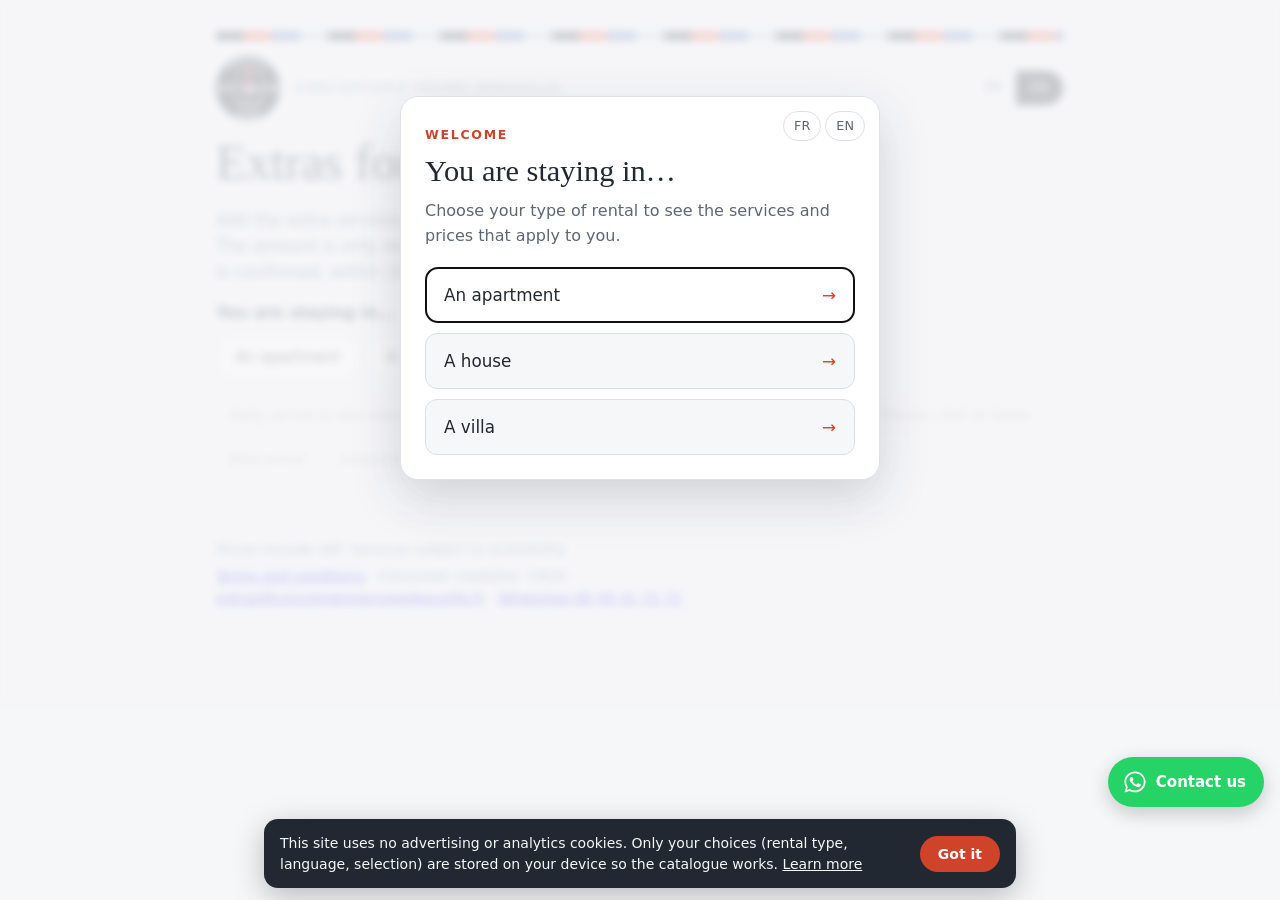
<file: index.html>
<!doctype html>
<html lang="fr">
<head>
<meta charset="utf-8">
<meta name="viewport" content="width=device-width,initial-scale=1">
<link rel="icon" href="https://extras.conciergeriepriveedeauville.fr/favicon.ico" sizes="any">
<link rel="icon" type="image/png" sizes="32x32" href="https://extras.conciergeriepriveedeauville.fr/favicon-32.png">
<link rel="apple-touch-icon" href="https://extras.conciergeriepriveedeauville.fr/apple-touch-icon.png">
<title>Extras séjour – Conciergerie Privée Deauville</title>
<meta name="description" content="Courses, ménage, linge, arrivée anticipée, départ tardif, équipement bébé, petits-déjeuners, chef privé et vélos : réservez vos extras de séjour à Deauville.">
<style>html,body{margin:0;background:#f6f7f9}

/* Layout : colonne unique de lecture, sections séparées par une rayure de parasol */
.cpd{--sea:#222831;--sea-deep:#222831;--accent:#d0432b;--accent-deep:#b0361f;--blue:#4a76ad;--ink:#222831;--muted:#5d6672;--line:#dde1e6;--paper:#f6f7f9;--card:#ffffff;--on-accent:#ffffff;--stripe-a:#222831;--stripe-b:#e9533b;--stripe-c:#4a76ad;--stripe-d:#c9d2de;
 --display:"Iowan Old Style","Palatino Linotype",Palatino,Georgia,serif;--body:system-ui,-apple-system,"Segoe UI",Roboto,"Helvetica Neue",Arial,sans-serif;
 font-family:var(--body);color:var(--ink);line-height:1.55;font-size:16px}
.cpd *{box-sizing:border-box}
.cpd [lang="en"]{display:none}
.cpd.is-en [lang="en"]{display:inline}.cpd.is-en [lang="fr"]{display:none}
.cpd .wrap{max-width:880px;margin:0 auto;padding-block:32px 56px;padding-left:max(16px,env(safe-area-inset-left,0px));padding-right:max(16px,env(safe-area-inset-right,0px));display:flex;flex-direction:column;gap:0}
.cpd .top{margin-bottom:32px}
.cpd .foot{margin-top:8px}
.cpd .top{display:flex;flex-direction:column;gap:16px}
.cpd .stripes{height:8px;border-radius:2px;background:repeating-linear-gradient(90deg,var(--stripe-a) 0 28px,var(--stripe-b) 28px 56px,var(--stripe-c) 56px 84px,var(--stripe-d) 84px 112px)}
.cpd .brandrow{display:flex;justify-content:space-between;align-items:center;gap:12px;flex-wrap:wrap}
.cpd .eyebrow{font-size:.78rem;letter-spacing:.14em;text-transform:uppercase;color:var(--muted);margin:0}
.cpd .lang{display:inline-flex;border:1px solid var(--line);border-radius:999px;overflow:hidden}
.cpd .lang button{font:inherit;font-size:.85rem;padding:6px 14px;border:0;background:transparent;color:var(--muted);cursor:pointer}
.cpd .lang button[aria-pressed="true"]{background:var(--ink);color:var(--paper)}
.cpd .lang button:focus-visible,.cpd a:focus-visible{outline:2px solid var(--stripe-b);outline-offset:2px}
.cpd h1{font-family:var(--display);font-weight:400;font-size:clamp(2rem,6vw,3.1rem);line-height:1.1;margin:0;color:var(--sea-deep);text-wrap:balance}
.cpd .lede{margin:0;max-width:60ch;color:var(--muted);font-size:1.05rem}
.cpd nav.jump{display:flex;flex-wrap:wrap;gap:8px}
.cpd nav.jump a{font-size:.9rem;text-decoration:none;color:var(--ink);border:1px solid var(--line);padding:6px 12px;border-radius:999px}
.cpd nav.jump a:hover{border-color:var(--accent);color:var(--accent-deep)}
.cpd .block{scroll-margin-top:16px;border-top:1px solid var(--line)}
.cpd .block-body{display:flex;flex-direction:column;gap:16px;padding-bottom:24px}
.cpd .block-photo{display:block;width:100%;aspect-ratio:16/7;object-fit:cover;border-radius:10px;margin-bottom:16px}
.cpd summary.block-head{list-style:none;cursor:pointer;display:flex;align-items:flex-start;justify-content:space-between;gap:16px;padding:20px 0}
.cpd summary.block-head::-webkit-details-marker{display:none}
.cpd .head-text{display:flex;flex-direction:column;gap:4px;min-width:0}
.cpd .chev{flex:none;width:36px;height:36px;border-radius:999px;border:1px solid var(--line);position:relative;margin-top:4px}
.cpd .chev::before{content:"";position:absolute;left:50%;top:45%;width:9px;height:9px;border-right:2px solid var(--ink);border-bottom:2px solid var(--ink);transform:translate(-50%,-50%) rotate(45deg);transition:transform .2s}
.cpd details[open] .chev::before{transform:translate(-50%,-25%) rotate(-135deg)}
.cpd summary.block-head:hover .chev{border-color:var(--accent)}
.cpd summary.block-head:focus-visible{outline:2px solid var(--stripe-b);outline-offset:4px;border-radius:6px}
.cpd .toggle-all{align-self:flex-start;font:inherit;font-size:.85rem;background:none;border:0;padding:0;color:var(--muted);text-decoration:underline;cursor:pointer}

.cpd h2{font-family:var(--display);font-weight:400;font-size:1.75rem;margin:0;color:var(--sea-deep)}
.cpd .block-head p{margin:0;color:var(--muted);max-width:62ch}
.cpd h3{font-size:1.02rem;margin:0;font-weight:600}
.cpd h3.sub{font-family:var(--display);font-weight:400;font-size:1.25rem;color:var(--sea-deep);margin-top:8px}
.cpd .items{list-style:none;margin:0;padding:0;display:flex;flex-direction:column;gap:0}
.cpd .item{display:grid;grid-template-columns:minmax(0,1fr) auto;gap:16px 24px;align-items:center;padding:16px 0;border-bottom:1px dashed var(--line)}
.cpd .item:last-child{border-bottom:0}
.cpd .item-text{min-width:0;display:flex;flex-direction:column;gap:4px}
.cpd .item-text p{margin:0;color:var(--muted);font-size:.95rem;max-width:58ch}
.cpd .item-buy{display:flex;flex-direction:column;align-items:flex-end;gap:8px}
.cpd .price{margin:0;display:flex;align-items:baseline;gap:4px;font-variant-numeric:tabular-nums;white-space:nowrap}
.cpd .amount{font-family:var(--display);font-size:1.45rem;color:var(--sea-deep)}
.cpd .unit{color:var(--muted);font-size:.9rem}
.cpd .ttc{font-size:.68rem;letter-spacing:.1em;color:var(--muted);margin-left:4px}
.cpd .book{display:inline-flex;align-items:center;gap:8px;text-decoration:none;background:var(--accent);color:var(--on-accent);padding:8px 16px;border-radius:999px;font-size:.92rem;font-weight:600;white-space:nowrap}
.cpd .book:hover{background:var(--accent-deep)}
.cpd .table-wrap{overflow-x:auto;border:1px solid var(--line);border-radius:10px;background:var(--card)}
.cpd table.grid{border-collapse:collapse;width:100%;font-size:.95rem}
.cpd .grid th,.cpd .grid td{padding:12px 14px;text-align:left;border-bottom:1px solid var(--line);vertical-align:middle}
.cpd .grid tbody tr:last-child th,.cpd .grid tbody tr:last-child td{border-bottom:0}
.cpd .grid thead th{font-size:.75rem;letter-spacing:.08em;text-transform:uppercase;color:var(--muted);font-weight:600;white-space:nowrap}
.cpd .grid tbody th{font-weight:600;white-space:nowrap}
.cpd .grid .num{text-align:right;font-variant-numeric:tabular-nums;white-space:nowrap}
.cpd .grid .book{padding:6px 12px;font-size:.85rem}
.cpd .pill{display:inline-block;text-decoration:none;color:var(--accent-deep);border:1px solid var(--line);border-radius:999px;padding:5px 10px;font-weight:600}
.cpd .pill:hover{background:var(--accent);color:var(--on-accent);border-color:var(--accent)}
.cpd .tiers thead th{white-space:normal;vertical-align:bottom}.cpd .tiers td.num{text-align:center}.cpd .tiers thead th.num{text-align:center;white-space:normal}
.cpd .intro{margin:0;max-width:64ch;font-size:1rem;color:var(--ink)}
.cpd .grid td.free strong{display:block;color:var(--ink)}
.cpd .grid td.free{color:var(--muted);font-size:.85rem;white-space:normal;text-align:center}
.cpd .rowsub{display:block;font-weight:400;font-size:.8rem;color:var(--muted)}
.cpd .brand{display:flex;align-items:center;gap:14px}
.cpd .brand img{width:64px;height:64px;flex:none}
.cpd .mas-form{display:flex;flex-wrap:wrap;gap:12px 16px}
.cpd .field{display:flex;flex-direction:column;gap:6px;flex:1 1 200px;min-width:0;font-size:.85rem;color:var(--muted)}
.cpd .date-chips{list-style:none;margin:0;padding:0;display:flex;flex-wrap:wrap;gap:6px}
.cpd .date-chips li{display:inline-flex;align-items:center;gap:4px;background:var(--card);border:1px solid var(--line);border-radius:999px;padding:4px 6px 4px 12px;color:var(--ink);font-size:.9rem}
.cpd .date-chips button{border:0;background:none;color:var(--muted);font-size:1.1rem;line-height:1;cursor:pointer;padding:2px 6px;border-radius:999px}
.cpd .date-chips button:hover{color:var(--accent)}
.cpd .date-add{display:flex;flex-direction:column;gap:4px}
.cpd .field.dates .hint{margin:0;font-size:.8rem}
.cpd .field input,.cpd .field select{font:inherit;font-size:1rem;color:var(--ink);background:var(--card);border:1px solid var(--line);border-radius:8px;padding:10px 12px;width:100%}
.cpd .field input:focus-visible,.cpd .field select:focus-visible{outline:2px solid var(--accent);outline-offset:1px}
.cpd .mas-pill[aria-disabled="true"]{opacity:.45;cursor:not-allowed}
.cpd .hint.warn{color:var(--accent-deep);font-weight:600}
.cpd .policy{margin:0;font-size:.88rem;color:var(--ink);border-left:3px solid var(--accent);padding:4px 0 4px 12px;max-width:68ch}
.cpd .hint{margin:0;font-size:.88rem;color:var(--muted)}
.cpd .foot{border-top:1px solid var(--line);padding-top:20px;color:var(--muted);font-size:.88rem;display:flex;flex-direction:column;gap:6px}
.cpd .foot p{margin:0;max-width:70ch}
.cpd button.book{border:0;cursor:pointer;font:inherit;font-size:.92rem;font-weight:600}
.cpd button.pill{background:var(--card);cursor:pointer;font:inherit;font-size:.95rem}
.cpd .added{background:#2f7d4f!important;color:#fff!important;border-color:#2f7d4f!important}
.cpd .top-actions{display:flex;flex-wrap:wrap;gap:16px;align-items:center}
.cpd .sel-btn{font:inherit;font-size:.9rem;font-weight:600;background:var(--ink);color:var(--paper);border:0;border-radius:999px;padding:7px 14px;cursor:pointer}
.cpd .checkout{border-top:3px solid var(--accent);padding:24px 0 32px;display:flex;flex-direction:column;gap:16px;scroll-margin-top:12px}
.cpd .lines{list-style:none;margin:0;padding:0;display:flex;flex-direction:column;gap:12px}
.cpd .line{background:var(--card);border:1px solid var(--line);border-radius:10px;padding:14px;display:flex;flex-direction:column;gap:12px}
.cpd .line-head{display:flex;justify-content:space-between;gap:12px;align-items:flex-start}
.cpd .line-head strong{display:block}
.cpd .line-price{color:var(--muted);font-size:.88rem}
.cpd .rm{font:inherit;font-size:1.3rem;line-height:1;width:32px;height:32px;border-radius:999px;border:1px solid var(--line);background:transparent;cursor:pointer;color:var(--muted);flex:none}
.cpd .qty{display:flex;align-items:center;gap:10px;font-size:.9rem;color:var(--muted)}
.cpd .qty button{width:32px;height:32px;border-radius:999px;border:1px solid var(--line);background:var(--paper);font:inherit;font-size:1.1rem;cursor:pointer;color:var(--ink)}
.cpd .qty output{min-width:2ch;text-align:center;font-weight:600;color:var(--ink)}
.cpd .qty .sub{margin-left:auto;color:var(--ink);font-weight:600}
.cpd .line-fields,.cpd .grid2{display:grid;grid-template-columns:repeat(auto-fit,minmax(220px,1fr));gap:12px}
.cpd .field textarea{font:inherit;font-size:1rem;color:var(--ink);background:var(--card);border:1px solid var(--line);border-radius:8px;padding:10px 12px;width:100%;resize:vertical}
.cpd .pay{grid-column:1/-1;border:1px solid var(--line);border-radius:8px;padding:10px 12px;margin:0;display:flex;flex-direction:column;gap:6px;font-size:.92rem}
.cpd .pay legend{font-size:.85rem;color:var(--muted);padding:0 4px}
.cpd .totals{display:flex;flex-direction:column;gap:4px;border-top:1px solid var(--line);padding-top:12px}
.cpd .totals div{display:flex;justify-content:space-between;font-size:1rem}
.cpd .submit{align-self:flex-start;padding:12px 22px;font-size:1rem}
.cpd .submit:disabled{opacity:.5;cursor:not-allowed}
.cpd .cpd-msg{margin:0;font-size:.95rem}.cpd .cpd-msg.warn{color:var(--accent-deep);font-weight:600}.cpd .cpd-msg.ok{color:#2f7d4f;font-weight:600}
.cpd .cart-bar{position:fixed;left:0;right:0;bottom:0;z-index:50;background:var(--ink);color:var(--paper);display:flex;justify-content:space-between;align-items:center;gap:12px;padding:12px max(16px,env(safe-area-inset-left,0px));padding-bottom:max(12px,env(safe-area-inset-bottom,0px))}
.cpd .cart-bar[hidden]{display:none}
.cpd .cart-bar #cpd-bar-txt{font-weight:600;white-space:nowrap}
.cpd .wrap{padding-bottom:96px}
.cpd:not([data-ptype]) .needs-type{display:none!important}
.cpd:not([data-ptype]) nav.jump a{opacity:.4;pointer-events:none;cursor:default}
.cpd .min{margin:4px 0 0;font-size:.88rem;font-weight:600;color:var(--accent-deep)}
.cpd .example{border:1px solid var(--line);border-radius:10px;background:var(--card);padding:0 16px}
.cpd .example summary{cursor:pointer;padding:12px 0;font-weight:600}
.cpd .example-body{padding-bottom:12px}
.cpd .example h4{margin:12px 0 4px;font-size:.8rem;letter-spacing:.1em;text-transform:uppercase;color:var(--muted)}
.cpd .menu-list{margin:0;padding-left:18px;display:flex;flex-direction:column;gap:4px}
.cpd .chef-cta{display:flex;flex-direction:column;gap:10px;align-items:flex-start}
.cpd[data-ptype="app"] [data-only]:not([data-only~="app"]),.cpd[data-ptype="mai"] [data-only]:not([data-only~="mai"]),.cpd[data-ptype="vil"] [data-only]:not([data-only~="vil"]){display:none}
.cpd .ptype{display:flex;flex-direction:column;gap:10px}
.cpd .ptype-q{margin:0;font-weight:600}
.cpd .ptype-btns{display:flex;flex-wrap:wrap;gap:8px}
.cpd .ptype-btns button{font:inherit;font-size:.95rem;padding:10px 18px;border-radius:999px;border:1px solid var(--line);background:var(--card);color:var(--ink);cursor:pointer}
.cpd .ptype-btns button:hover{border-color:var(--accent)}
.cpd .ptype-btns button[aria-pressed="true"]{background:var(--ink);color:var(--paper);border-color:var(--ink)}
.cpd[data-ptype] .ptype{gap:6px}.cpd[data-ptype] .ptype-q{font-weight:400;color:var(--muted);font-size:.9rem}.cpd[data-ptype] .ptype-btns button{padding:6px 14px;font-size:.88rem}
.cpd .ptype-fixed{margin:0;font-size:.9rem;color:var(--muted)}
@media (max-width:560px){.cpd .item{grid-template-columns:1fr}.cpd .item-buy{flex-direction:row;justify-content:space-between;align-items:center}}
@media (prefers-reduced-motion:reduce){.cpd *{transition:none!important}}
.cpd{background:var(--paper)}</style>
</head>
<body>
<div class="cpd" id="cpd">
<div class="gate" id="cpd-gate" role="dialog" aria-modal="true" aria-labelledby="cpd-gate-q"><div class="gate-card"><div class="gate-lang"><button type="button" onclick="document.getElementById('cpd-fr').click()">FR</button><button type="button" onclick="document.getElementById('cpd-en').click()">EN</button></div><p class="gate-kicker"><span lang="fr">Bienvenue</span><span lang="en">Welcome</span></p><h2 id="cpd-gate-q"><span lang="fr">Vous séjournez dans…</span><span lang="en">You are staying in…</span></h2><p class="gate-sub"><span lang="fr">Choisissez votre type de logement pour découvrir les services et les tarifs qui vous concernent.</span><span lang="en">Choose your type of rental to see the services and prices that apply to you.</span></p><div class="gate-btns"><button type="button" data-ptype-btn="app" aria-pressed="false"><span lang="fr">Un appartement</span><span lang="en">An apartment</span></button><button type="button" data-ptype-btn="mai" aria-pressed="false"><span lang="fr">Une maison</span><span lang="en">A house</span></button><button type="button" data-ptype-btn="vil" aria-pressed="false"><span lang="fr">Une villa</span><span lang="en">A villa</span></button></div></div></div><style>
.cpd{position:relative}
.cpd .gate{display:none}
.cpd:not([data-ptype]){min-height:680px}
.cpd:not([data-ptype]) .gate{display:flex;position:absolute;inset:0;z-index:70;justify-content:center;align-items:flex-start;padding:96px 16px 16px;background:rgba(246,247,249,.78);-webkit-backdrop-filter:blur(4px);backdrop-filter:blur(4px)}
.cpd .gate-card{position:relative;width:100%;max-width:480px;background:var(--card);border:1px solid var(--line);border-radius:18px;box-shadow:0 18px 50px rgba(34,40,49,.18);padding:28px 24px 24px;display:flex;flex-direction:column;gap:10px}
.cpd .gate-kicker{margin:0;font-size:.78rem;letter-spacing:.14em;text-transform:uppercase;color:var(--accent);font-weight:600}
.cpd .gate h2{margin:0;font-family:var(--display);font-weight:400;font-size:1.9rem;line-height:1.15;color:var(--ink)}
.cpd .gate-sub{margin:0 0 8px;color:var(--muted)}
.cpd .gate-btns{display:flex;flex-direction:column;gap:10px}
.cpd .gate-btns button{font:inherit;font-size:1.05rem;text-align:left;padding:14px 18px;border-radius:12px;border:1px solid var(--line);background:var(--paper);color:var(--ink);cursor:pointer;display:flex;justify-content:space-between;align-items:center}
.cpd .gate-btns button::after{content:"→";color:var(--accent)}
.cpd .gate-btns button:hover,.cpd .gate-btns button:focus-visible{border-color:var(--ink);background:var(--card)}
.cpd .gate-lang{position:absolute;top:14px;right:14px;display:flex;gap:4px}
.cpd .gate-lang button{font:inherit;font-size:.8rem;border:1px solid var(--line);background:none;border-radius:999px;padding:4px 10px;color:var(--muted);cursor:pointer}
</style>
<script>
(function(){var r=document.getElementById("cpd"),g=document.getElementById("cpd-gate");if(!r||!g)return;
function upd(){var on=!r.hasAttribute("data-ptype");Array.prototype.forEach.call(r.children,function(c){if(c!==g&&c.tagName!=="SCRIPT"&&c.tagName!=="STYLE"){if(on)c.setAttribute("inert","");else c.removeAttribute("inert")}});
if(on){var b=g.querySelector(".gate-btns button");if(b&&document.activeElement===document.body)try{b.focus({preventScroll:true})}catch(e){}}}
document.addEventListener("cpd-ptype",function(){setTimeout(function(){upd();window.scrollTo(0,0)},0)});
if(document.readyState==="loading")document.addEventListener("DOMContentLoaded",upd);else upd();})();
</script><div class="wrap">
<div class="top">
<div class="stripes" aria-hidden="true"></div>
<div class="brandrow"><div class="brand"><img src="[data-uri]" alt="Logo Conciergerie Privée Deauville" width="64" height="64"><p class="eyebrow">Conciergerie Privée Deauville</p></div>
<div class="lang" role="group" aria-label="Langue / Language"><button type="button" id="cpd-fr" aria-pressed="true">FR</button><button type="button" id="cpd-en" aria-pressed="false">EN</button></div></div>
<h1><span lang="fr">Les extras de votre séjour</span><span lang="en">Extras for your stay</span></h1>
<p class="lede"><span lang="fr">Ajoutez à votre séjour les services supplémentaires de votre choix : nous nous occupons du reste. Le montant est seulement réservé sur votre carte et n&#x27;est débité qu&#x27;une fois votre demande confirmée, sous 24h ; sinon, rien n&#x27;est débité.</span><span lang="en">Add the extra services of your choice to your stay: we take care of the rest. The amount is only reserved on your card and is charged once your request is confirmed, within 24 hours; otherwise nothing is charged.</span></p>
<div class="ptype" id="cpd-ptype"><p class="ptype-q"><span lang="fr">Vous séjournez dans…</span><span lang="en">You are staying in…</span></p><div class="ptype-btns" role="group"><button type="button" data-ptype-btn="app" aria-pressed="false"><span lang="fr">Un appartement</span><span lang="en">An apartment</span></button><button type="button" data-ptype-btn="mai" aria-pressed="false"><span lang="fr">Une maison</span><span lang="en">A house</span></button><button type="button" data-ptype-btn="vil" aria-pressed="false"><span lang="fr">Une villa</span><span lang="en">A villa</span></button></div></div>
<nav class="jump" aria-label="Sections"><a href="#horaires"><span lang="fr">Arrivée &amp; départ</span><span lang="en">Early arrival &amp; late departure</span></a><a href="#menage"><span lang="fr">Ménage &amp; linge</span><span lang="en">Cleaning &amp; linen</span></a><a href="#bebe"><span lang="fr">Équipement bébé</span><span lang="en">Baby equipment</span></a><a href="#pdj"><span lang="fr">Petits-déjeuners</span><span lang="en">Breakfast</span></a><a href="#chef"><span lang="fr">Chef privé à domicile</span><span lang="en">Private chef at home</span></a><a href="#velos"><span lang="fr">Location de vélos</span><span lang="en">Bike rental</span></a><a href="#courses" data-only="vil"><span lang="fr">Courses</span><span lang="en">Groceries</span></a></nav>
<div class="top-actions needs-type"><button type="button" class="sel-btn open-co"><span lang="fr">Mes services</span><span lang="en">My services</span> (<span data-count>0</span>)</button><button type="button" class="toggle-all" id="cpd-all"><span lang="fr">Tout afficher</span><span lang="en">Show all</span></button></div>
</div>
<details id="horaires" class="block needs-type"><summary class="block-head"><span class="head-text"><h2><span lang="fr">Arrivée &amp; départ</span><span lang="en">Early arrival &amp; late departure</span></h2><p><span lang="fr">Profitez de chaque instant de votre séjour.</span><span lang="en">Make the most of every moment of your stay.</span></p></span><span class="chev" aria-hidden="true"></span></summary><div class="block-body"><p class="intro"><span lang="fr">Arriver plus tôt pour poser vos valises et filer à la plage, ou prolonger une dernière matinée avant de reprendre la route : nos arrivées anticipées et départs tardifs vous offrent jusqu&#x27;à 5 heures de plus dans votre logement, avant l&#x27;heure d&#x27;arrivée prévue ou après l&#x27;heure de départ prévue.</span><span lang="en">Arrive early to drop your bags and head straight to the beach, or enjoy one last morning before hitting the road: our early arrivals and late departures give you up to 5 extra hours in your rental, before your scheduled check-in or after your scheduled check-out.</span></p>
<p class="intro"><span lang="fr">Indiquez la date et l&#x27;heure souhaitées : nous revenons vers vous sous 24h pour vous confirmer la disponibilité. Si ce n&#x27;est pas possible, rien n&#x27;est débité.</span><span lang="en">Tell us the date and time you would like: we get back to you within 24 hours to confirm availability. If it is not possible, nothing is charged.</span></p>
<div class="table-wrap" data-only="app"><table class="grid tiers">
<thead><tr><th scope="col"><span lang="fr">Appartement</span><span lang="en">Apartment</span></th><th scope="col" class="num"><span lang="fr">Arrivée anticipée</span><span lang="en">Early arrival</span></th><th scope="col" class="num"><span lang="fr">Départ tardif</span><span lang="en">Late departure</span></th></tr></thead>
<tbody>
<tr><th scope="row"><span lang="fr">Jusqu&#x27;à 1h</span><span lang="en">Up to 1 hr</span></th><td class="free"><strong><span lang="fr">Offert</span><span lang="en">Free</span></strong> <span lang="fr">Contactez votre concierge pour l&#x27;organiser.</span><span lang="en">Contact your concierge to arrange it.</span></td><td class="free"><strong><span lang="fr">Offert</span><span lang="en">Free</span></strong> <span lang="fr">Contactez votre concierge pour l&#x27;organiser.</span><span lang="en">Contact your concierge to arrange it.</span></td></tr>
<tr><th scope="row"><span lang="fr">De 1h à 3h</span><span lang="en">1 to 3 hrs</span></th><td class="num"><button type="button" class="pill" data-add="VOY-EARLY-APP-3H">30 €</button></td><td class="num"><button type="button" class="pill" data-add="VOY-LATE-APP-3H">30 €</button></td></tr>
<tr><th scope="row"><span lang="fr">De 3h à 5h</span><span lang="en">3 to 5 hrs</span></th><td class="num"><button type="button" class="pill" data-add="VOY-EARLY-APP-5H">50 €</button></td><td class="num"><button type="button" class="pill" data-add="VOY-LATE-APP-5H">50 €</button></td></tr>
</tbody></table></div><div class="table-wrap" data-only="mai"><table class="grid tiers">
<thead><tr><th scope="col"><span lang="fr">Maison</span><span lang="en">House</span></th><th scope="col" class="num"><span lang="fr">Arrivée anticipée</span><span lang="en">Early arrival</span></th><th scope="col" class="num"><span lang="fr">Départ tardif</span><span lang="en">Late departure</span></th></tr></thead>
<tbody>
<tr><th scope="row"><span lang="fr">Jusqu&#x27;à 1h</span><span lang="en">Up to 1 hr</span></th><td class="free"><strong><span lang="fr">Offert</span><span lang="en">Free</span></strong> <span lang="fr">Contactez votre concierge pour l&#x27;organiser.</span><span lang="en">Contact your concierge to arrange it.</span></td><td class="free"><strong><span lang="fr">Offert</span><span lang="en">Free</span></strong> <span lang="fr">Contactez votre concierge pour l&#x27;organiser.</span><span lang="en">Contact your concierge to arrange it.</span></td></tr>
<tr><th scope="row"><span lang="fr">De 1h à 3h</span><span lang="en">1 to 3 hrs</span></th><td class="num"><button type="button" class="pill" data-add="VOY-EARLY-MAI-3H">50 €</button></td><td class="num"><button type="button" class="pill" data-add="VOY-LATE-MAI-3H">50 €</button></td></tr>
<tr><th scope="row"><span lang="fr">De 3h à 5h</span><span lang="en">3 to 5 hrs</span></th><td class="num"><button type="button" class="pill" data-add="VOY-EARLY-MAI-5H">90 €</button></td><td class="num"><button type="button" class="pill" data-add="VOY-LATE-MAI-5H">90 €</button></td></tr>
</tbody></table></div><div class="table-wrap" data-only="vil"><table class="grid tiers">
<thead><tr><th scope="col"><span lang="fr">Villa</span><span lang="en">Villa</span></th><th scope="col" class="num"><span lang="fr">Arrivée anticipée</span><span lang="en">Early arrival</span></th><th scope="col" class="num"><span lang="fr">Départ tardif</span><span lang="en">Late departure</span></th></tr></thead>
<tbody>
<tr><th scope="row"><span lang="fr">Jusqu&#x27;à 1h</span><span lang="en">Up to 1 hr</span></th><td class="free"><strong><span lang="fr">Offert</span><span lang="en">Free</span></strong> <span lang="fr">Contactez votre concierge pour l&#x27;organiser.</span><span lang="en">Contact your concierge to arrange it.</span></td><td class="free"><strong><span lang="fr">Offert</span><span lang="en">Free</span></strong> <span lang="fr">Contactez votre concierge pour l&#x27;organiser.</span><span lang="en">Contact your concierge to arrange it.</span></td></tr>
<tr><th scope="row"><span lang="fr">De 1h à 3h</span><span lang="en">1 to 3 hrs</span></th><td class="num"><button type="button" class="pill" data-add="VOY-EARLY-VIL-3H">100 €</button></td><td class="num"><button type="button" class="pill" data-add="VOY-LATE-VIL-3H">100 €</button></td></tr>
<tr><th scope="row"><span lang="fr">De 3h à 5h</span><span lang="en">3 to 5 hrs</span></th><td class="num"><button type="button" class="pill" data-add="VOY-EARLY-VIL-5H">180 €</button></td><td class="num"><button type="button" class="pill" data-add="VOY-LATE-VIL-5H">180 €</button></td></tr>
</tbody></table></div><p class="hint"><span lang="fr">Sélectionnez l&#x27;option souhaitée pour l&#x27;ajouter à vos services.</span><span lang="en">Select an option to add it to your services.</span></p><p class="policy"><span lang="fr">À réserver au plus tard 48h avant. Annulation gratuite jusqu&#x27;à 48h avant ; passé ce délai, le service reste dû.</span><span lang="en">Book at least 48 hours ahead. Free cancellation up to 48 hours before; after that, the service is due.</span></p></div></details><details id="menage" class="block needs-type"><summary class="block-head"><span class="head-text"><h2><span lang="fr">Ménage &amp; linge</span><span lang="en">Cleaning &amp; linen</span></h2><p><span lang="fr">Un logement impeccable et du linge frais pendant votre séjour.</span><span lang="en">A spotless home and fresh linen during your stay.</span></p></span><span class="chev" aria-hidden="true"></span></summary><div class="block-body"><ul class="items"><li class="item" data-only="app mai">
  <div class="item-text"><h3><span lang="fr">Ménage en cours de séjour</span><span lang="en">Mid-stay cleaning</span></h3><p><span lang="fr">Un coup de frais en cours de séjour : nous nettoyons la salle de bain, la cuisine et les pièces de vie, et refaisons les lits. Choisissez le jour souhaité : nous vous confirmons notre passage et intervenons dans la journée, même en votre absence. Facturé à l&#x27;heure.</span><span lang="en">A refresh during your stay: we clean the bathroom, kitchen and living areas, and remake the beds. Choose the day you would like: we confirm our visit and come by during the day, even if you are out. Charged by the hour.</span></p><p class="min"><span data-only="app"><span lang="fr">2h minimum en appartement.</span><span lang="en">2 hrs minimum for apartments.</span></span><span data-only="mai"><span lang="fr">3h minimum en maison.</span><span lang="en">3 hrs minimum for houses.</span></span></p></div>
  <div class="item-buy"><p class="price"><span class="amount">30 €</span><span class="unit"><span lang="fr"> / heure</span><span lang="en"> / hour</span></span><span class="ttc"><span lang="fr">TTC</span><span lang="en">incl. VAT</span></span></p><button type="button" class="book" data-add="VOY-MEN"><span lang="fr">Ajouter</span><span lang="en">Add</span><span aria-hidden="true">+</span></button></div>
</li><li class="item" data-only="vil">
  <div class="item-text"><h3><span lang="fr">Ménage en cours de séjour</span><span lang="en">Mid-stay cleaning</span></h3><p><span lang="fr">Un coup de frais en cours de séjour : nous nettoyons la salle de bain, la cuisine et les pièces de vie, et refaisons les lits. Choisissez le jour souhaité : nous vous confirmons notre passage et intervenons dans la journée, même en votre absence. Facturé à l&#x27;heure.</span><span lang="en">A refresh during your stay: we clean the bathroom, kitchen and living areas, and remake the beds. Choose the day you would like: we confirm our visit and come by during the day, even if you are out. Charged by the hour.</span></p><p class="min"><span lang="fr">3h minimum en villa.</span><span lang="en">3 hrs minimum for villas.</span></p></div>
  <div class="item-buy"><p class="price"><span class="amount">36 €</span><span class="unit"><span lang="fr"> / heure</span><span lang="en"> / hour</span></span><span class="ttc"><span lang="fr">TTC</span><span lang="en">incl. VAT</span></span></p><button type="button" class="book" data-add="VOY-MEN-VIL"><span lang="fr">Ajouter</span><span lang="en">Add</span><span aria-hidden="true">+</span></button></div>
</li><li class="item">
  <div class="item-text"><h3><span lang="fr">Linge supplémentaire – livré</span><span lang="en">Extra linen – delivered</span></h3><p><span lang="fr">Parure complète de linge : drap, housse de couette, taies d&#x27;oreiller et serviettes de toilette, livrée dans votre logement.</span><span lang="en">Full linen set: sheet, duvet cover, pillowcases and towels, delivered to your rental.</span></p></div>
  <div class="item-buy"><p class="price"><span class="amount">30 €</span><span class="unit"><span lang="fr"> / parure</span><span lang="en"> / set</span></span><span class="ttc"><span lang="fr">TTC</span><span lang="en">incl. VAT</span></span></p><button type="button" class="book" data-add="VOY-LIN-L"><span lang="fr">Ajouter</span><span lang="en">Add</span><span aria-hidden="true">+</span></button></div>
</li><li class="item">
  <div class="item-text"><h3><span lang="fr">Linge supplémentaire – livré et installé</span><span lang="en">Extra linen – delivered and fitted</span></h3><p><span lang="fr">Parure complète de linge livrée et installée : les lits sont faits et les serviettes changées.</span><span lang="en">Full linen set delivered and fitted: beds are made and towels changed.</span></p></div>
  <div class="item-buy"><p class="price"><span class="amount">35 €</span><span class="unit"><span lang="fr"> / parure</span><span lang="en"> / set</span></span><span class="ttc"><span lang="fr">TTC</span><span lang="en">incl. VAT</span></span></p><button type="button" class="book" data-add="VOY-LIN-LI"><span lang="fr">Ajouter</span><span lang="en">Add</span><span aria-hidden="true">+</span></button></div>
</li></ul><p class="policy"><span lang="fr">À réserver au moins 72h à l&#x27;avance. Annulation gratuite jusqu&#x27;à 72h avant ; passé ce délai, le service reste dû.</span><span lang="en">Book at least 72 hours ahead. Free cancellation up to 72 hours before; after that, the service is due.</span></p></div></details><details id="bebe" class="block needs-type"><summary class="block-head"><span class="head-text"><h2><span lang="fr">Équipement bébé</span><span lang="en">Baby equipment</span></h2><p><span lang="fr">Le nécessaire pour voyager léger avec les tout-petits, installé dans le logement pour tout le séjour.</span><span lang="en">Travel light with little ones: equipment set up in your rental for your whole stay.</span></p></span><span class="chev" aria-hidden="true"></span></summary><div class="block-body"><ul class="items"><li class="item">
  <div class="item-text"><h3><span lang="fr">Lit parapluie</span><span lang="en">Travel cot</span></h3><p><span lang="fr">Lit parapluie mis à disposition pour toute la durée du séjour, fourni avec un drap plat (sans matelas).</span><span lang="en">Travel cot provided for your whole stay, with a flat sheet (no mattress).</span></p></div>
  <div class="item-buy"><p class="price"><span class="amount">30 €</span><span class="unit"><span lang="fr"> / séjour</span><span lang="en"> / stay</span></span><span class="ttc"><span lang="fr">TTC</span><span lang="en">incl. VAT</span></span></p><button type="button" class="book" data-add="BEBE-LIT"><span lang="fr">Ajouter</span><span lang="en">Add</span><span aria-hidden="true">+</span></button></div>
</li><li class="item">
  <div class="item-text"><h3><span lang="fr">Chaise haute</span><span lang="en">High chair</span></h3><p><span lang="fr">Chaise haute mise à disposition pour toute la durée du séjour.</span><span lang="en">High chair provided for your whole stay.</span></p></div>
  <div class="item-buy"><p class="price"><span class="amount">20 €</span><span class="unit"><span lang="fr"> / séjour</span><span lang="en"> / stay</span></span><span class="ttc"><span lang="fr">TTC</span><span lang="en">incl. VAT</span></span></p><button type="button" class="book" data-add="BEBE-CHAISE"><span lang="fr">Ajouter</span><span lang="en">Add</span><span aria-hidden="true">+</span></button></div>
</li></ul><p class="policy"><span lang="fr">Toute perte ou dégradation est refacturée au coût de réparation ou de remplacement.</span><span lang="en">Any loss or damage is charged at repair or replacement cost.</span></p></div></details><details id="pdj" class="block needs-type"><summary class="block-head"><span class="head-text"><h2><span lang="fr">Petits-déjeuners</span><span lang="en">Breakfast</span></h2><p><span lang="fr">Des produits frais livrés chez vous, à partir de 8h. Prix par personne, pour un jour.</span><span lang="en">Fresh produce delivered to your door, from 8am. Price per person, for one day.</span></p></span><span class="chev" aria-hidden="true"></span></summary><div class="block-body"><ul class="items"><li class="item">
  <div class="item-text"><h3><span lang="fr">Petit-déjeuner livré</span><span lang="en">Breakfast delivered</span></h3><p><span lang="fr">Viennoiseries du jour, fruits frais et jus de fruits frais, accompagnés de beurre, de confitures et de boissons chaudes, livrés dans votre logement.</span><span lang="en">Fresh pastries of the day, fresh fruit and fresh juice, with butter, jams and hot drinks, delivered to your rental.</span></p></div>
  <div class="item-buy"><p class="price"><span class="amount">20 €</span><span class="unit"><span lang="fr"> / personne</span><span lang="en"> / person</span></span><span class="ttc"><span lang="fr">TTC</span><span lang="en">incl. VAT</span></span></p><button type="button" class="book" data-add="VOY-PDJ-LIV"><span lang="fr">Ajouter</span><span lang="en">Add</span><span aria-hidden="true">+</span></button></div>
</li><li class="item" data-only="vil">
  <div class="item-text"><h3><span lang="fr">Petit-déjeuner servi à table</span><span lang="en">Breakfast served at your table</span></h3><p><span lang="fr">Servi à table dans votre logement : yaourt ou fromage blanc, fruits frais, ficelle et viennoiseries du jour, beurre et confiture. Jus d&#x27;orange pressé, café, lait, thé ou chocolat chaud.</span><span lang="en">Served at your table in your rental: yoghurt or fromage blanc, fresh fruit, baguette and pastries of the day, butter and jam. Fresh orange juice, coffee, milk, tea or hot chocolate.</span></p></div>
  <div class="item-buy"><p class="price"><span class="amount">35 €</span><span class="unit"><span lang="fr"> / personne</span><span lang="en"> / person</span></span><span class="ttc"><span lang="fr">TTC</span><span lang="en">incl. VAT</span></span></p><button type="button" class="book" data-add="VOY-PDJ-TABLE"><span lang="fr">Ajouter</span><span lang="en">Add</span><span aria-hidden="true">+</span></button></div>
</li></ul><p class="policy"><span lang="fr">Une réservation = un jour : pour plusieurs jours, ajoutez un petit-déjeuner par jour ou contactez-nous. Avant 8h, sur demande, selon nos disponibilités. À réserver au moins 72h à l&#x27;avance ; annulation gratuite jusqu&#x27;à 72h avant.</span><span lang="en">One booking = one day: for several days, add one breakfast per day or contact us. Before 8am on request, subject to availability. Book at least 72 hours ahead; free cancellation up to 72 hours before.</span></p></div></details><details id="chef" class="block needs-type"><summary class="block-head"><span class="head-text"><h2><span lang="fr">Chef privé à domicile</span><span lang="en">Private chef at home</span></h2><p><span lang="fr">Un chef cuisine pour vous dans votre logement, le temps d&#x27;un dîner ou de plusieurs jours, sur devis.</span><span lang="en">A chef cooks for you in your rental, for one dinner or several days, on quote.</span></p></span><span class="chev" aria-hidden="true"></span></summary><div class="block-body"><p class="intro"><span lang="fr">Un chef vient cuisiner chez vous et sert un dîner privatif dans votre logement : vous recevez sans vous occuper de rien. Deux formules au choix.</span><span lang="en">A chef comes to cook at your rental and serves a private dinner: you host without lifting a finger. Two options to choose from.</span></p>
<ul class="items">
<li class="item"><div class="item-text"><h3><span lang="fr">Le menu du chef</span><span lang="en">The chef&#x27;s menu</span></h3><p><span lang="fr">Le chef compose un menu de saison en 3, 4 ou 5 temps, à partir de produits frais.</span><span lang="en">The chef creates a seasonal menu in 3, 4 or 5 courses, with fresh produce.</span></p></div></li>
<li class="item"><div class="item-text"><h3><span lang="fr">Le chef sur mesure</span><span lang="en">The bespoke chef</span></h3><p><span lang="fr">Le chef est à votre disposition à la demi-journée, à la journée ou à la semaine. Nous construisons les menus avec lui, selon vos envies, vos goûts et vos contraintes alimentaires.</span><span lang="en">The chef is at your disposal for half a day, a day or a week. We build the menus with the chef around your wishes, tastes and dietary needs.</span></p></div></li>
</ul>
<h3 class="sub"><span lang="fr">Tarifs indicatifs</span><span lang="en">Indicative prices</span></h3>
<div class="table-wrap"><table class="grid tiers"><thead><tr><th scope="col"><span lang="fr">Menu du chef</span><span lang="en">Chef&#x27;s menu</span><span class="rowsub"><span lang="fr">à partir de 8 personnes</span><span lang="en">from 8 guests</span></span></th><th scope="col" class="num"><span lang="fr">Par personne</span><span lang="en">Per person</span></th></tr></thead><tbody><tr><th scope="row"><span lang="fr">Menu en 3 temps</span><span lang="en">Menu – 3 courses</span><span class="rowsub"><span lang="fr">entrée, plat, dessert</span><span lang="en">starter, main, dessert</span></span></th><td class="num">80 €</td></tr><tr><th scope="row"><span lang="fr">Menu en 4 temps</span><span lang="en">Menu – 4 courses</span><span class="rowsub"><span lang="fr">entrée, plat, fromage, dessert</span><span lang="en">starter, main, cheese, dessert</span></span></th><td class="num">100 €</td></tr><tr><th scope="row"><span lang="fr">Menu en 5 temps</span><span lang="en">Menu – 5 courses</span><span class="rowsub"><span lang="fr">entrée, poisson, viande, fromage, dessert</span><span lang="en">starter, fish, meat, cheese, dessert</span></span></th><td class="num">120 €</td></tr></tbody></table></div>
<div class="table-wrap"><table class="grid tiers"><thead><tr><th scope="col"><span lang="fr">Chef sur mesure</span><span lang="en">Bespoke chef</span></th><th scope="col" class="num"><span lang="fr">Tarif</span><span lang="en">Price</span></th></tr></thead><tbody><tr><th scope="row"><span lang="fr">Demi-journée</span><span lang="en">Half day</span></th><td class="num">450 €</td></tr><tr><th scope="row"><span lang="fr">Journée</span><span lang="en">Full day</span></th><td class="num">700 €</td></tr><tr><th scope="row"><span lang="fr">Semaine</span><span lang="en">Week</span></th><td class="num">4 000 €</td></tr></tbody></table></div>
<details class="example"><summary><span lang="fr">Exemple : menu automne-hiver</span><span lang="en">Example: autumn-winter menu</span></summary><div class="example-body"><p class="hint"><span lang="fr">Le menu évolue au fil des saisons. Vous choisissez vos plats parmi la carte du moment.</span><span lang="en">The menu changes with the seasons. You choose your dishes from the current menu.</span></p><h4><span lang="fr">Entrées</span><span lang="en">Starters</span></h4><ul class="menu-list"><li><span lang="fr">Crème de champignons sauvages, œuf bio, guanciale &amp; vieux Comté (option végétarienne possible)</span><span lang="en">Wild mushroom cream, organic egg, guanciale &amp; aged Comté (vegetarian option available)</span></li><li><span lang="fr">Noix de Saint-Jacques rôties, velouté de panais à la vanille &amp; crumble de châtaignes</span><span lang="en">Roasted scallops, vanilla parsnip velouté &amp; chestnut crumble</span></li><li><span lang="fr">Bar de ligne façon gravlax, pickles de betterave, concombre &amp; condiment au raifort</span><span lang="en">Line-caught sea bass gravlax, beetroot pickles, cucumber &amp; horseradish</span></li></ul><h4><span lang="fr">Plats</span><span lang="en">Mains</span></h4><ul class="menu-list"><li><span lang="fr">Cabillaud cuit au beurre noisette, céleri onctueux au lait de laurier &amp; couteaux au naturel</span><span lang="en">Cod in brown butter, creamy celeriac with bay leaf milk &amp; razor clams</span></li><li><span lang="fr">Pêche du moment, esprit chaudrée, raviole à l&#x27;encre de seiche</span><span lang="en">Catch of the day, chowder style, squid ink ravioli</span></li><li><span lang="fr">Canard de la Ferme de la Houssaye façon pot-au-feu, petits navets &amp; bouillon au gingembre (option végétarienne possible)</span><span lang="en">Ferme de la Houssaye duck pot-au-feu style, baby turnips &amp; ginger broth (vegetarian option available)</span></li><li><span lang="fr">Épaule d&#x27;agneau confite aux épices douces, risotto d&#x27;épeautre, butternut &amp; tomme de brebis</span><span lang="en">Slow-cooked lamb shoulder with sweet spices, spelt risotto, butternut &amp; sheep&#x27;s cheese</span></li></ul><h4><span lang="fr">Desserts</span><span lang="en">Desserts</span></h4><ul class="menu-list"><li><span lang="fr">Gâteau moelleux aux noisettes, cassis confit &amp; crème infusée au foin</span><span lang="en">Soft hazelnut cake, candied blackcurrant &amp; hay-infused cream</span></li><li><span lang="fr">Tarte croustillante au chocolat, ganache onctueuse &amp; gianduja au sésame</span><span lang="en">Crisp chocolate tart, smooth ganache &amp; sesame gianduja</span></li><li><span lang="fr">Panna cotta aux agrumes, tuile au poivre Sichuan &amp; crémeux citron vert-passion</span><span lang="en">Citrus panna cotta, Sichuan pepper tuile &amp; lime-passion fruit cream</span></li></ul></div></details>
<div class="chef-cta"><p class="hint"><span lang="fr">Ajoutez la demande à vos services, puis indiquez la date, le nombre de convives, la formule et vos envies : nous revenons vers vous avec un devis personnalisé. Aucun paiement à cette étape.</span><span lang="en">Add the request to your services, then tell us the date, number of guests, option and wishes: we get back to you with a tailored quote. No payment at this stage.</span></p><button type="button" class="book" data-add="CHEF-DEVIS"><span lang="fr">Demander un devis</span><span lang="en">Request a quote</span><span aria-hidden="true">+</span></button></div><p class="policy"><span lang="fr">Tarifs indicatifs TTC : le prix définitif figure sur le devis. Menu du chef à partir de 8 personnes. Option végétarienne possible.</span><span lang="en">Indicative prices incl. VAT: the final price is on the quote. Chef&#x27;s menu from 8 guests. Vegetarian option available.</span></p></div></details><details id="velos" class="block needs-type"><summary class="block-head"><span class="head-text"><h2><span lang="fr">Location de vélos</span><span lang="en">Bike rental</span></h2><p><span lang="fr">Vélos de notre partenaire local, livrés et récupérés à votre logement, casque et antivol fournis. Prix par vélo.</span><span lang="en">Bikes from our local partner, delivered to and collected from your rental, helmet and lock provided. Price per bike.</span></p></span><span class="chev" aria-hidden="true"></span></summary><div class="block-body"><p class="hint"><span lang="fr">Touchez un prix pour ajouter un vélo pour cette durée.</span><span lang="en">Tap a price to add a bike for that duration.</span></p>
<div class="table-wrap"><table class="grid bikes"><thead><tr><th scope="col"><span lang="fr">Location</span><span lang="en">Rental</span></th><th scope="col" class="num"><span lang="fr">24h</span><span lang="en">24h</span></th><th scope="col" class="num"><span lang="fr">3 jours</span><span lang="en">3 days</span></th><th scope="col" class="num"><span lang="fr">4 jours</span><span lang="en">4 days</span></th><th scope="col" class="num"><span lang="fr">5 jours</span><span lang="en">5 days</span></th><th scope="col" class="num"><span lang="fr">6 jours</span><span lang="en">6 days</span></th><th scope="col" class="num"><span lang="fr">7 jours</span><span lang="en">7 days</span></th></tr></thead><tbody><tr><th scope="row"><span lang="fr">Vélo classique</span><span lang="en">Classic bike</span></th><td class="num"><button type="button" class="pill" data-add="VELO-CLA-STD-24H">33 €</button></td><td class="num"><button type="button" class="pill" data-add="VELO-CLA-STD-3J">55,50 €</button></td><td class="num"><button type="button" class="pill" data-add="VELO-CLA-STD-4J">63 €</button></td><td class="num"><button type="button" class="pill" data-add="VELO-CLA-STD-5J">67,50 €</button></td><td class="num"><button type="button" class="pill" data-add="VELO-CLA-STD-6J">75,60 €</button></td><td class="num"><button type="button" class="pill" data-add="VELO-CLA-STD-7J">87,75 €</button></td></tr><tr><th scope="row"><span lang="fr">Vélo électrique</span><span lang="en">E-bike</span></th><td class="num"><button type="button" class="pill" data-add="VELO-ELEC-STD-24H">70,50 €</button></td><td class="num"><button type="button" class="pill" data-add="VELO-ELEC-STD-3J">138 €</button></td><td class="num"><button type="button" class="pill" data-add="VELO-ELEC-STD-4J">172,50 €</button></td><td class="num"><button type="button" class="pill" data-add="VELO-ELEC-STD-5J">189 €</button></td><td class="num"><button type="button" class="pill" data-add="VELO-ELEC-STD-6J">214,65 €</button></td><td class="num"><button type="button" class="pill" data-add="VELO-ELEC-STD-7J">256,50 €</button></td></tr></tbody></table></div><h3 class="sub"><span lang="fr">Enfants</span><span lang="en">Kids</span></h3><ul class="items"><li class="item">
  <div class="item-text"><h3><span lang="fr">Vélo enfant</span><span lang="en">Kids&#x27; bike</span></h3><p><span lang="fr">7-8 ans ou 9-12 ans, casque inclus. Prix par vélo et par jour.</span><span lang="en">Ages 7-8 or 9-12, helmet included. Price per bike per day.</span></p></div>
  <div class="item-buy"><p class="price"><span class="amount">33 €</span><span class="unit"><span lang="fr"> / jour</span><span lang="en"> / day</span></span><span class="ttc"><span lang="fr">TTC</span><span lang="en">incl. VAT</span></span></p><button type="button" class="book" data-add="VELO-ENF-JOUR"><span lang="fr">Ajouter</span><span lang="en">Add</span><span aria-hidden="true">+</span></button></div>
</li><li class="item">
  <div class="item-text"><h3><span lang="fr">Remorque enfant – à la journée</span><span lang="en">Child trailer – per day</span></h3><p><span lang="fr">De 1 à 4 jours. Prix par jour.</span><span lang="en">1 to 4 days. Price per day.</span></p></div>
  <div class="item-buy"><p class="price"><span class="amount">15 €</span><span class="unit"><span lang="fr"> / jour</span><span lang="en"> / day</span></span><span class="ttc"><span lang="fr">TTC</span><span lang="en">incl. VAT</span></span></p><button type="button" class="book" data-add="REM-ENF-JOUR"><span lang="fr">Ajouter</span><span lang="en">Add</span><span aria-hidden="true">+</span></button></div>
</li><li class="item">
  <div class="item-text"><h3><span lang="fr">Remorque enfant – forfait 5 à 7 jours</span><span lang="en">Child trailer – 5 to 7 days</span></h3><p><span lang="fr">Forfait par remorque pour un séjour de 5 à 7 jours.</span><span lang="en">Flat rate per trailer for 5 to 7 days.</span></p></div>
  <div class="item-buy"><p class="price"><span class="amount">70 €</span><span class="ttc"><span lang="fr">TTC</span><span lang="en">incl. VAT</span></span></p><button type="button" class="book" data-add="REM-ENF-SEM"><span lang="fr">Ajouter</span><span lang="en">Add</span><span aria-hidden="true">+</span></button></div>
</li></ul><p class="policy"><span lang="fr">Annulation gratuite jusqu&#x27;à 72h avant le début de la location ; passé ce délai, la location reste due. Toute perte, vol ou dégradation est refacturé au coût de réparation ou de remplacement.</span><span lang="en">Free cancellation up to 72 hours before the rental starts; after that, the rental is due. Any loss, theft or damage is charged at repair or replacement cost.</span></p></div></details><details id="courses" class="block needs-type" data-only="vil"><summary class="block-head"><span class="head-text"><h2><span lang="fr">Courses</span><span lang="en">Groceries</span></h2><p><span lang="fr">Votre réfrigérateur rempli avant votre arrivée, ou vos commandes réceptionnées pour vous.</span><span lang="en">Your fridge stocked before you arrive, or your deliveries received for you.</span></p></span><span class="chev" aria-hidden="true"></span></summary><div class="block-body"><ul class="items"><li class="item" data-only="vil">
  <div class="item-text"><h3><span lang="fr">Nous faisons vos courses</span><span lang="en">We do your shopping</span></h3><p><span lang="fr">Nous vous envoyons sur WhatsApp un modèle de liste à compléter : nous passons commande, puis livrons et rangeons vos courses dans le logement avant votre arrivée. Le prix couvre le service ; le montant des courses est facturé à part, au ticket.</span><span lang="en">We send you a shopping list template on WhatsApp: we place the order, then deliver and put away your groceries in your rental before you arrive. Price covers the service; groceries are billed separately at cost.</span></p><p class="min"><a href="https://extras.conciergeriepriveedeauville.fr/courses/liste/" target="_blank" rel="noopener"><span lang="fr">Découvrir la liste de courses</span><span lang="en">See the grocery list</span> →</a></p></div>
  <div class="item-buy"><p class="price"><span class="amount">100 €</span><span class="ttc"><span lang="fr">TTC</span><span lang="en">incl. VAT</span></span></p><button type="button" class="book" data-add="VOY-COUR-1"><span lang="fr">Ajouter</span><span lang="en">Add</span><span aria-hidden="true">+</span></button></div>
</li><li class="item" data-only="vil">
  <div class="item-text"><h3><span lang="fr">Récupération de votre drive</span><span lang="en">Click &amp; collect pick-up</span></h3><p><span lang="fr">Vous commandez en drive et nous indiquez le créneau : nous récupérons vos courses et les livrons dans le logement.</span><span lang="en">You order click &amp; collect and share the slot: we pick up your groceries and bring them to your rental.</span></p><p class="min"><span lang="fr">Créneau à valider avec votre concierge avant de finaliser la commande.</span><span lang="en">Please confirm the time slot with your concierge before completing your order.</span></p></div>
  <div class="item-buy"><p class="price"><span class="amount">60 €</span><span class="ttc"><span lang="fr">TTC</span><span lang="en">incl. VAT</span></span></p><button type="button" class="book" data-add="VOY-COUR-2"><span lang="fr">Ajouter</span><span lang="en">Add</span><span aria-hidden="true">+</span></button></div>
</li><li class="item" data-only="vil">
  <div class="item-text"><h3><span lang="fr">Réception de votre livraison</span><span lang="en">Delivery reception</span></h3><p><span lang="fr">Vous commandez une livraison à nos coordonnées : nous la réceptionnons et la déposons dans le logement.</span><span lang="en">You order a delivery to our address: we receive it and drop it at your rental.</span></p><p class="min"><span lang="fr">Créneau à valider avec votre concierge avant de finaliser la commande.</span><span lang="en">Please confirm the time slot with your concierge before completing your order.</span></p></div>
  <div class="item-buy"><p class="price"><span class="amount">60 €</span><span class="ttc"><span lang="fr">TTC</span><span lang="en">incl. VAT</span></span></p><button type="button" class="book" data-add="VOY-COUR-3"><span lang="fr">Ajouter</span><span lang="en">Add</span><span aria-hidden="true">+</span></button></div>
</li></ul><p class="policy"><span lang="fr">Annulation gratuite jusqu&#x27;à 72h avant votre arrivée ; passé ce délai, le service et les courses déjà achetées restent dus.</span><span lang="en">Free cancellation up to 72 hours before your arrival; after that, the service and any groceries already purchased are due.</span></p></div></details>
<section id="cpd-checkout" class="checkout needs-type" hidden aria-labelledby="co-title">
<h2 id="co-title"><span lang="fr">Votre demande</span><span lang="en">Your request</span></h2>
<ul class="lines" id="cpd-lines"></ul>
<form id="cpd-form" novalidate>
<h3 class="sub"><span lang="fr">Vos coordonnées</span><span lang="en">Your details</span></h3>
<div class="grid2">
<label class="field" for="g-nom"><span><span lang="fr">Prénom et nom *</span><span lang="en">First and last name *</span></span><input id="g-nom" autocomplete="name"></label>
<label class="field" for="g-email"><span><span lang="fr">E-mail *</span><span lang="en">Email *</span></span><input id="g-email" type="email" autocomplete="email"></label>
<label class="field" for="g-tel"><span><span lang="fr">Téléphone (WhatsApp de préférence)</span><span lang="en">Phone (WhatsApp preferred)</span><span id="g-tel-req" hidden> *</span></span><input id="g-tel" type="tel" autocomplete="tel"></label>
<label class="field" for="g-logement"><span><span lang="fr">Logement (nom de l&#x27;annonce ou adresse) *</span><span lang="en">Rental (listing name or address) *</span></span><input id="g-logement"></label>
<label class="field" for="g-arrivee"><span><span lang="fr">Arrivée *</span><span lang="en">Arrival *</span></span><input id="g-arrivee" type="date"></label>
<label class="field" for="g-depart"><span><span lang="fr">Départ *</span><span lang="en">Departure *</span></span><input id="g-depart" type="date"></label>
</div>
<label class="field" for="g-notes"><span><span lang="fr">Remarques (facultatif)</span><span lang="en">Notes (optional)</span></span><textarea id="g-notes" rows="3"></textarea></label>
<div class="totals" id="cpd-total"></div>
<button type="submit" class="book submit" id="cpd-submit" disabled><span lang="fr">Envoyer ma demande</span><span lang="en">Send my request</span></button>
<p class="cpd-msg" id="cpd-msg" role="status" aria-live="polite"></p>
<p class="hint"><span lang="fr">Le paiement en ligne est sécurisé par Stripe.</span><span lang="en">Online payment is secured by Stripe.</span></p>
<p class="hint"><span lang="fr">En envoyant votre demande, vous acceptez <a href="https://extras.conciergeriepriveedeauville.fr/cgv.html" target="_blank" rel="noopener">nos CGV</a>.</span><span lang="en">By sending your request, you accept <a href="https://extras.conciergeriepriveedeauville.fr/cgv.html" target="_blank" rel="noopener">our terms and conditions</a>.</span></p>
</form>
</section>
<footer class="foot"><p><span lang="fr">Prix TTC. Services soumis à disponibilité.</span><span lang="en">Prices include VAT. Services subject to availability.</span></p><p><a href="https://extras.conciergeriepriveedeauville.fr/cgv.html" target="_blank" rel="noopener"><span lang="fr">Conditions générales de vente</span><span lang="en">Terms and conditions</span></a> · <span lang="fr">Médiateur de la consommation : CM2C</span><span lang="en">Consumer mediator: CM2C</span> · <a href="mailto:extras@conciergeriepriveedeauville.fr">extras@conciergeriepriveedeauville.fr</a> · <a href="https://wa.me/33659317272" target="_blank" rel="noopener">WhatsApp 06 59 31 72 72</a></p></footer>
</div>
<div class="cart-bar" id="cpd-bar" hidden><span id="cpd-bar-txt"></span><button type="button" class="book open-co"><span lang="fr">Valider ma demande</span><span lang="en">Review my request</span><span aria-hidden="true">→</span></button></div>
</div>
<script>
(function(){var r=document.getElementById("cpd"),PT={"app":1,"mai":1,"vil":1},AL={"appartement":"app","maison":"mai","villa":"vil","app":"app","mai":"mai","vil":"vil"};
function setT(p,keep){if(!PT[p])return;r.setAttribute("data-ptype",p);r.querySelectorAll("[data-ptype-btn]").forEach(function(b){b.setAttribute("aria-pressed",b.getAttribute("data-ptype-btn")===p)});if(keep){try{localStorage.setItem("cpd-ptype",p)}catch(e){}}document.dispatchEvent(new CustomEvent("cpd-ptype",{detail:p}))}
if(r.getAttribute("data-fixed")!=="1"){var q=null;try{q=AL[(new URLSearchParams(location.search).get("type")||"").toLowerCase()]}catch(e){}
var st=null;try{st=localStorage.getItem("cpd-ptype")}catch(e){}
if(q)setT(q,false);else if(PT[st])setT(st,false);
r.querySelectorAll("[data-ptype-btn]").forEach(function(b){b.addEventListener("click",function(){setT(b.getAttribute("data-ptype-btn"),true)})})}})();
(function(){var r=document.getElementById("cpd"),fr=document.getElementById("cpd-fr"),en=document.getElementById("cpd-en");
function set(l){r.classList.toggle("is-en",l==="en");fr.setAttribute("aria-pressed",l==="fr");en.setAttribute("aria-pressed",l==="en");try{localStorage.setItem("cpd-lang",l)}catch(e){}}
fr.addEventListener("click",function(){set("fr")});en.addEventListener("click",function(){set("en")});
var l=null;try{l=localStorage.getItem("cpd-lang")}catch(e){}
if(!l){l=((navigator.language||"fr").slice(0,2)==="fr")?"fr":"en"}set(l);
var secsEl=r.querySelectorAll("details.block"),all=document.getElementById("cpd-all");
function openSec(id){var el=document.getElementById(id);if(el&&el.tagName==="DETAILS")el.open=true}
r.querySelectorAll('nav.jump a').forEach(function(a){a.addEventListener("click",function(){openSec(a.getAttribute("href").slice(1))},true)});
if(location.hash)openSec(location.hash.slice(1));
function allOpen(){return Array.prototype.every.call(secsEl,function(x){return x.open})}
function lblAll(){all.innerHTML=allOpen()?"<span lang=\"fr\">Tout replier</span><span lang=\"en\">Collapse all</span>":"<span lang=\"fr\">Tout afficher</span><span lang=\"en\">Show all</span>"}
all.addEventListener("click",function(){var o=!allOpen();secsEl.forEach(function(x){x.open=o});lblAll()});
secsEl.forEach(function(x){x.addEventListener("toggle",lblAll)});
var d=document.getElementById("mas-date"),ty=document.getElementById("mas-type"),hint=document.getElementById("mas-hint");
if(d){var n=new Date();n.setDate(n.getDate()+1);d.min=n.toISOString().slice(0,10);
function lab(){var en=r.classList.contains("is-en");Array.prototype.forEach.call(ty.options,function(o){o.textContent=en?o.dataset.en:o.dataset.fr})}
fr.addEventListener("click",lab);en.addEventListener("click",lab);lab();
function upd(){var ok=d.value&&ty.value;document.querySelectorAll(".mas-pill").forEach(function(a){a.setAttribute("aria-disabled",ok?"false":"true");a.href=ok?a.dataset.base+"?client_reference_id="+d.value+"_"+ty.value:a.dataset.base});if(ok)hint.classList.remove("warn")}
d.addEventListener("change",upd);ty.addEventListener("change",upd);upd();
document.querySelectorAll(".mas-pill").forEach(function(a){a.addEventListener("click",function(e){if(a.getAttribute("aria-disabled")==="true"){e.preventDefault();hint.classList.add("warn");(d.value?ty:d).focus()}})})}
})();
</script>
<script>
(function(){
var CFG={"VOY-COUR-1": {"p": "price_1UUYLFDzWN1GhqOZIsvrFv3Z", "c": 10000, "fr": "Courses – nous faisons vos courses", "en": "Groceries – we do your shopping", "g": "courses", "m": 1, "d": 1}, "VOY-COUR-2": {"p": "price_1UUYLPDzWN1GhqOZLnJtatr1", "c": 6000, "fr": "Courses – récupération de votre drive", "en": "Groceries – click & collect pick-up", "g": "courses", "m": 1, "d": 1}, "VOY-COUR-3": {"p": "price_1UUYLRDzWN1GhqOZ5TrISrMv", "c": 6000, "fr": "Courses – réception de votre livraison", "en": "Groceries – delivery reception", "g": "courses", "m": 1, "d": 1}, "VOY-MEN": {"p": "price_1UUYLVDzWN1GhqOZERCPowv8", "c": 3000, "fr": "Ménage supplémentaire en cours de séjour", "en": "Mid-stay cleaning", "g": "menage", "m": 10, "d": 1, "q": ["Heures", "Hours"], "u": ["heure", "hour"]}, "VOY-LIN-L": {"p": "price_1UUYLXDzWN1GhqOZpJK8q6ey", "c": 3000, "fr": "Kit linge supplémentaire – livraison", "en": "Extra linen – delivered", "g": "linge", "m": 10, "d": 1, "q": ["Parures", "Sets"], "u": ["parure", "set"]}, "VOY-LIN-LI": {"p": "price_1UUYLZDzWN1GhqOZXShFDE8B", "c": 3500, "fr": "Kit linge supplémentaire – livraison et installation", "en": "Extra linen – delivered and fitted", "g": "linge", "m": 10, "d": 1, "q": ["Parures", "Sets"], "u": ["parure", "set"]}, "VELO-CLA-STD-24H": {"p": "price_1UUYLqDzWN1GhqOZnd6BYved", "c": 3300, "fr": "Vélo classique – 24h", "en": "Classic bike – 24h", "g": "velos", "m": 10, "d": 1, "q": ["Vélos", "Bikes"], "u": ["vélo", "bike"]}, "VELO-CLA-STD-3J": {"p": "price_1UUYLsDzWN1GhqOZb3dmMHDB", "c": 5550, "fr": "Vélo classique – 3 jours", "en": "Classic bike – 3 days", "g": "velos", "m": 10, "d": 1, "q": ["Vélos", "Bikes"], "u": ["vélo", "bike"]}, "VELO-CLA-STD-4J": {"p": "price_1UUYLvDzWN1GhqOZodIyv7xa", "c": 6300, "fr": "Vélo classique – 4 jours", "en": "Classic bike – 4 days", "g": "velos", "m": 10, "d": 1, "q": ["Vélos", "Bikes"], "u": ["vélo", "bike"]}, "VELO-CLA-STD-5J": {"p": "price_1UUYLxDzWN1GhqOZvu5cndV2", "c": 6750, "fr": "Vélo classique – 5 jours", "en": "Classic bike – 5 days", "g": "velos", "m": 10, "d": 1, "q": ["Vélos", "Bikes"], "u": ["vélo", "bike"]}, "VELO-CLA-STD-6J": {"p": "price_1UUYLzDzWN1GhqOZuZLevf0a", "c": 7560, "fr": "Vélo classique – 6 jours", "en": "Classic bike – 6 days", "g": "velos", "m": 10, "d": 1, "q": ["Vélos", "Bikes"], "u": ["vélo", "bike"]}, "VELO-CLA-STD-7J": {"p": "price_1UUYM2DzWN1GhqOZLEVvu5vU", "c": 8775, "fr": "Vélo classique – semaine (7 jours)", "en": "Classic bike – week (7 days)", "g": "velos", "m": 10, "d": 1, "q": ["Vélos", "Bikes"], "u": ["vélo", "bike"]}, "VELO-ELEC-STD-24H": {"p": "price_1UUYM4DzWN1GhqOZHzUQhQIQ", "c": 7050, "fr": "Vélo électrique – 24h", "en": "E-bike – 24h", "g": "velos", "m": 10, "d": 1, "q": ["Vélos", "Bikes"], "u": ["vélo", "bike"]}, "VELO-ELEC-STD-3J": {"p": "price_1UUYM7DzWN1GhqOZxXaM6bG2", "c": 13800, "fr": "Vélo électrique – 3 jours", "en": "E-bike – 3 days", "g": "velos", "m": 10, "d": 1, "q": ["Vélos", "Bikes"], "u": ["vélo", "bike"]}, "VELO-ELEC-STD-4J": {"p": "price_1UUYMBDzWN1GhqOZParSzFAJ", "c": 17250, "fr": "Vélo électrique – 4 jours", "en": "E-bike – 4 days", "g": "velos", "m": 10, "d": 1, "q": ["Vélos", "Bikes"], "u": ["vélo", "bike"]}, "VELO-ELEC-STD-5J": {"p": "price_1UUYMEDzWN1GhqOZ1JfC1Mio", "c": 18900, "fr": "Vélo électrique – 5 jours", "en": "E-bike – 5 days", "g": "velos", "m": 10, "d": 1, "q": ["Vélos", "Bikes"], "u": ["vélo", "bike"]}, "VELO-ELEC-STD-6J": {"p": "price_1UUYMGDzWN1GhqOZBr1WlaGx", "c": 21465, "fr": "Vélo électrique – 6 jours", "en": "E-bike – 6 days", "g": "velos", "m": 10, "d": 1, "q": ["Vélos", "Bikes"], "u": ["vélo", "bike"]}, "VELO-ELEC-STD-7J": {"p": "price_1UUYMJDzWN1GhqOZK64Vt9qE", "c": 25650, "fr": "Vélo électrique – semaine (7 jours)", "en": "E-bike – week (7 days)", "g": "velos", "m": 10, "d": 1, "q": ["Vélos", "Bikes"], "u": ["vélo", "bike"]}, "VELO-ENF-JOUR": {"p": "price_1UUYMMDzWN1GhqOZAUIA7iGB", "c": 3300, "fr": "Vélo enfant – à la journée", "en": "Kids' bike – per day", "g": "velos", "m": 21, "d": 1, "q": ["Vélos × jours", "Bikes × days"], "u": ["vélo / jour", "bike / day"]}, "REM-ENF-JOUR": {"p": "price_1UUYMODzWN1GhqOZmPxArAiw", "c": 1500, "fr": "Remorque enfant – à la journée", "en": "Child trailer – per day", "g": "velos", "m": 4, "d": 1, "q": ["Jours", "Days"], "u": ["jour", "day"]}, "REM-ENF-SEM": {"p": "price_1UUYMRDzWN1GhqOZJfPBUAuQ", "c": 7000, "fr": "Remorque enfant – forfait 5 à 7 jours", "en": "Child trailer – 5 to 7 days", "g": "velos", "m": 3, "d": 1, "q": ["Remorques", "Trailers"]}, "VOY-PDJ-LIV": {"p": "price_1UadYKDzWN1GhqOZiEORPQxT", "c": 2000, "fr": "Petit-déjeuner livré", "en": "Breakfast delivered", "g": "pdj", "m": 20, "d": 2, "q": ["Personnes", "People"], "u": ["personne", "person"]}, "VOY-PDJ-TABLE": {"p": "price_1UadYLDzWN1GhqOZO8oCRkCs", "c": 3500, "fr": "Petit-déjeuner servi à table", "en": "Breakfast served at your table", "g": "pdj", "m": 20, "d": 2, "q": ["Personnes", "People"], "u": ["personne", "person"]}, "BEBE-LIT": {"p": "price_1UUvixDzWN1GhqOZyLLi0NKv", "c": 3000, "fr": "Lit parapluie – forfait séjour", "en": "Travel cot – whole stay", "g": "bebe", "m": 3, "d": 1, "q": ["Quantité", "Quantity"]}, "BEBE-CHAISE": {"p": "price_1UUvj1DzWN1GhqOZJcBFEtMj", "c": 2000, "fr": "Chaise haute – forfait séjour", "en": "High chair – whole stay", "g": "bebe", "m": 3, "d": 1, "q": ["Quantité", "Quantity"]}, "MAS-SOLO-60": {"p": "price_1UUuo2DzWN1GhqOZKkDSNn5w", "c": 12000, "fr": "Massage solo – 1h", "en": "Solo massage – 1 hr", "g": "massage", "m": 1, "d": 1}, "MAS-SOLO-90": {"p": "price_1UUuo5DzWN1GhqOZipo6bIEx", "c": 18000, "fr": "Massage solo – 1h30", "en": "Solo massage – 1 hr 30", "g": "massage", "m": 1, "d": 1}, "MAS-SOLO-120": {"p": "price_1UUuo8DzWN1GhqOZ1CtXO1xT", "c": 24000, "fr": "Massage solo – 2h", "en": "Solo massage – 2 hrs", "g": "massage", "m": 1, "d": 1}, "MAS-DUO-60": {"p": "price_1UUuoBDzWN1GhqOZNLP8tWBq", "c": 24000, "fr": "Massage duo – 1h", "en": "Duo massage – 1 hr", "g": "massage", "m": 1, "d": 1}, "MAS-DUO-90": {"p": "price_1UUuoEDzWN1GhqOZXaNyzfGd", "c": 36000, "fr": "Massage duo – 1h30", "en": "Duo massage – 1 hr 30", "g": "massage", "m": 1, "d": 1}, "MAS-DUO-120": {"p": "price_1UUuoHDzWN1GhqOZkX7255Fo", "c": 48000, "fr": "Massage duo – 2h", "en": "Duo massage – 2 hrs", "g": "massage", "m": 1, "d": 1}, "VOY-EARLY-APP-3H": {"p": "price_1UaBgSDzWN1GhqOZ0TLKyLNz", "c": 3000, "fr": "Arrivée anticipée – appartement – 1 à 3h avant", "en": "Early arrival – apartment – 1 to 3 hrs earlier", "g": "horaires", "m": 1, "d": 1}, "VOY-EARLY-APP-5H": {"p": "price_1UaBgUDzWN1GhqOZcFpzydbc", "c": 5000, "fr": "Arrivée anticipée – appartement – 3 à 5h avant", "en": "Early arrival – apartment – 3 to 5 hrs earlier", "g": "horaires", "m": 1, "d": 1}, "VOY-LATE-APP-3H": {"p": "price_1UaBgWDzWN1GhqOZ3vdNFB4r", "c": 3000, "fr": "Départ tardif – appartement – 1 à 3h après", "en": "Late departure – apartment – 1 to 3 hrs later", "g": "horaires", "m": 1, "d": 1}, "VOY-LATE-APP-5H": {"p": "price_1UaBgYDzWN1GhqOZvlN62QkO", "c": 5000, "fr": "Départ tardif – appartement – 3 à 5h après", "en": "Late departure – apartment – 3 to 5 hrs later", "g": "horaires", "m": 1, "d": 1}, "VOY-EARLY-MAI-3H": {"p": "price_1UaBgbDzWN1GhqOZw2uPRxuL", "c": 5000, "fr": "Arrivée anticipée – maison – 1 à 3h avant", "en": "Early arrival – house – 1 to 3 hrs earlier", "g": "horaires", "m": 1, "d": 1}, "VOY-EARLY-MAI-5H": {"p": "price_1UaBgdDzWN1GhqOZAh6TmKu6", "c": 9000, "fr": "Arrivée anticipée – maison – 3 à 5h avant", "en": "Early arrival – house – 3 to 5 hrs earlier", "g": "horaires", "m": 1, "d": 1}, "VOY-LATE-MAI-3H": {"p": "price_1UaBgfDzWN1GhqOZzM36YMI7", "c": 5000, "fr": "Départ tardif – maison – 1 à 3h après", "en": "Late departure – house – 1 to 3 hrs later", "g": "horaires", "m": 1, "d": 1}, "VOY-LATE-MAI-5H": {"p": "price_1UaBghDzWN1GhqOZklZL04Ff", "c": 9000, "fr": "Départ tardif – maison – 3 à 5h après", "en": "Late departure – house – 3 to 5 hrs later", "g": "horaires", "m": 1, "d": 1}, "VOY-EARLY-VIL-3H": {"p": "price_1UaBgjDzWN1GhqOZH7A18TiO", "c": 10000, "fr": "Arrivée anticipée – villa – 1 à 3h avant", "en": "Early arrival – villa – 1 to 3 hrs earlier", "g": "horaires", "m": 1, "d": 1}, "VOY-EARLY-VIL-5H": {"p": "price_1UaBglDzWN1GhqOZFsKpbeEr", "c": 18000, "fr": "Arrivée anticipée – villa – 3 à 5h avant", "en": "Early arrival – villa – 3 to 5 hrs earlier", "g": "horaires", "m": 1, "d": 1}, "VOY-LATE-VIL-3H": {"p": "price_1UaBgnDzWN1GhqOZUdxaa90d", "c": 10000, "fr": "Départ tardif – villa – 1 à 3h après", "en": "Late departure – villa – 1 to 3 hrs later", "g": "horaires", "m": 1, "d": 1}, "VOY-LATE-VIL-5H": {"p": "price_1UaBgpDzWN1GhqOZ4MmVXHvM", "c": 18000, "fr": "Départ tardif – villa – 3 à 5h après", "en": "Late departure – villa – 3 to 5 hrs later", "g": "horaires", "m": 1, "d": 1}, "VOY-MEN-VIL": {"p": "price_1UaY16DzWN1GhqOZooIx0vFi", "c": 3600, "fr": "Ménage en cours de séjour – villa", "en": "Mid-stay cleaning – villa", "g": "menage", "m": 10, "d": 3, "q": ["Heures", "Hours"], "u": ["heure", "hour"]}, "CHEF-DEVIS": {"p": "", "c": 0, "fr": "Chef privé à domicile – demande de devis", "en": "Private chef at home – quote request", "g": "chef", "m": 1, "d": 1}}, TYPES=[["relaxdouce", "Relaxant – pression douce", "Relaxing – gentle pressure"], ["relaxferme", "Relaxant – pression ferme", "Relaxing – firm pressure"], ["californien", "Californien", "Californian"], ["suedois", "Suédois – récupération sportive", "Swedish – sports recovery"], ["pierres", "Pierres chaudes", "Hot stones"], ["prenatal", "Femme enceinte", "Prenatal"], ["conseil", "Sur les conseils du praticien", "Practitioner's recommendation"]], ONLY={"VOY-EARLY-APP-3H": "app", "VOY-EARLY-APP-5H": "app", "VOY-EARLY-MAI-3H": "mai", "VOY-EARLY-MAI-5H": "mai", "VOY-EARLY-VIL-3H": "vil", "VOY-EARLY-VIL-5H": "vil", "VOY-LATE-APP-3H": "app", "VOY-LATE-APP-5H": "app", "VOY-LATE-MAI-3H": "mai", "VOY-LATE-MAI-5H": "mai", "VOY-LATE-VIL-3H": "vil", "VOY-LATE-VIL-5H": "vil", "VOY-PDJ-TABLE": "vil", "VOY-MEN": "app mai", "VOY-MEN-VIL": "vil", "VOY-COUR-1": "vil", "VOY-COUR-2": "vil", "VOY-COUR-3": "vil", "MAS-SOLO-60": "aucun", "MAS-SOLO-90": "aucun", "MAS-SOLO-120": "aucun", "MAS-DUO-60": "aucun", "MAS-DUO-90": "aucun", "MAS-DUO-120": "aucun"}, HOOK="https://hook.eu1.make.com/ckf3by5h69csx2gebwyy4df0nsmjfyjs";
var root=document.getElementById("cpd"); if(!root) return;
var inFrame=window.parent!==window;
var PTL={app:["Appartement","Apartment"],mai:["Maison","House"],vil:["Villa","Villa"]};
function pt(){return root.getAttribute("data-ptype")}
function allowed(ref){return !ONLY[ref]||ONLY[ref].split(" ").indexOf(pt())>=0}
var MINQ={"VOY-MEN":{app:2,mai:3},"VOY-MEN-VIL":{vil:3}};
function minq(ref){var m=MINQ[ref];return (m&&m[pt()])||1}
function isEn(){return root.classList.contains("is-en")}
function L(fr,en){return isEn()?en:fr}
function eur(c){var s=(c/100).toFixed(2).replace(".",",");return (s.slice(-3)===",00"?s.slice(0,-3):s).replace(/\B(?=(\d{3})+(?!\d))/g," ")+" €"}
function esc(s){return String(s==null?"":s).replace(/[&<>"]/g,function(c){return {"&":"&amp;","<":"&lt;",">":"&gt;",'"':"&quot;"}[c]})}
var CREN=[["matin","Matin (9h – 12h)","Morning (9am – 12pm)"],["aprem","Après-midi (14h – 18h)","Afternoon (2pm – 6pm)"],["soir","Soirée (18h – 20h)","Evening (6pm – 8pm)"]];
var HEURES=["8h00","8h30","9h00","9h30","10h00","10h30"].map(function(h){return [h,h,h]});
var F={
 horaires:[{k:"date",t:"date",fr:"Date",en:"Date",req:1},{k:"heure",t:"text",fr:"Heure souhaitée (ex. 13h)",en:"Preferred time (e.g. 1pm)",req:1}],
 menage:[{k:"dates",t:"dates",fr:"Date(s) souhaitée(s)",en:"Preferred date(s)",req:1}],
 linge:[{k:"date",t:"date",fr:"Date de livraison",en:"Delivery date",req:1},{k:"lits",t:"text",fr:"Taille(s) de lit (ex. 2 × 160, 1 × 90)",en:"Bed size(s) (e.g. 2 × 160, 1 × 90)",req:1}],
 bebe:[],
 massage:[{k:"date",t:"date",fr:"Date souhaitée",en:"Preferred date",req:1},{k:"creneau",t:"select",o:CREN,fr:"Moment de la journée",en:"Time of day",req:1},{k:"type",t:"select",o:TYPES,fr:"Type de massage",en:"Massage type",req:1},{k:"contre",t:"text",fr:"Contre-indications, grossesse, zones à éviter (facultatif)",en:"Contraindications, pregnancy, areas to avoid (optional)"},{k:"pay",t:"pay"}],
 pdj:[{k:"date",t:"date",fr:"Date du petit-déjeuner",en:"Breakfast date",req:1},{k:"heure",t:"select",o:HEURES,fr:"Heure souhaitée",en:"Preferred time",req:1}],
 velos:[{k:"debut",t:"datetime-local",fr:"Début de la location (date et heure)",en:"Rental start (date and time)",req:1}],
 chef:[{k:"date",t:"date",fr:"Date (premier jour pour la semaine)",en:"Date (first day for a week)",req:1},{k:"pers",t:"number",fr:"Nombre de convives (8 minimum pour le menu du chef)",en:"Number of guests (minimum 8 for the chef's menu)",req:1},{k:"formule",t:"select",o:[["chef3","Menu du chef – 3 temps","Chef's menu – 3 courses"],["chef4","Menu du chef – 4 temps","Chef's menu – 4 courses"],["chef5","Menu du chef – 5 temps","Chef's menu – 5 courses"],["demi","Chef sur mesure – demi-journée","Bespoke chef – half day"],["jour","Chef sur mesure – journée","Bespoke chef – full day"],["semaine","Chef sur mesure – semaine","Bespoke chef – week"]],fr:"Formule",en:"Option",req:1},{k:"envies",t:"textarea",fr:"Vos envies, allergies ou régimes particuliers",en:"Your wishes, allergies or dietary needs"}],
 courses:[{k:"date",t:"date",fr:"Date de livraison",en:"Delivery date",req:1},{k:"liste",t:"textarea",fr:"Précisions (créneau, numéro de commande…)",en:"Details (time slot, order number…)",not:["VOY-COUR-1"]}]
};
var cart=[];try{cart=JSON.parse(sessionStorage.getItem("cpd-cart")||"[]").filter(function(l){return CFG[l.ref]&&allowed(l.ref)})}catch(e){cart=[]}
var form={};try{form=JSON.parse(sessionStorage.getItem("cpd-form")||"{}")}catch(e){form={}}
function save(){try{sessionStorage.setItem("cpd-cart",JSON.stringify(cart));sessionStorage.setItem("cpd-form",JSON.stringify(form))}catch(e){}}
var uid=Date.now(),coVisible=false;
function add(ref){var c=CFG[ref];if(!c||!allowed(ref))return;cart.push({id:++uid,ref:ref,qty:Math.max(c.d||1,minq(ref)),f:{pay:"online"}});save();render();flash(ref)}
var bar=document.getElementById("cpd-bar"),barTxt=document.getElementById("cpd-bar-txt"),co=document.getElementById("cpd-checkout"),lines=document.getElementById("cpd-lines"),tot=document.getElementById("cpd-total"),msg=document.getElementById("cpd-msg");
function totals(){var on=0,dir=0,n=0;cart.forEach(function(l){var v=CFG[l.ref].c*l.qty*mult(l);n++;if(CFG[l.ref].g==="massage"&&l.f.pay==="praticien")dir+=v;else on+=v});return {on:on,dir:dir,n:n}}
function flash(ref){var b=root.querySelector('[data-add="'+ref+'"]');if(!b)return;b.classList.add("added");setTimeout(function(){b.classList.remove("added")},1200)}
function fieldHtml(l,fd){var v=l.f[fd.k]||"",id="f"+l.id+"_"+fd.k,lab=L(fd.fr,fd.en)+(fd.req?" *":"");
 if(fd.t==="dates"){var ds=dl(l);return '<div class="field dates"><span>'+esc(lab)+'</span>'+(ds.length?'<ul class="date-chips">'+ds.map(function(d){return '<li>'+fmtD(d)+'<button type="button" data-rmdate="'+l.id+'" data-v="'+d+'" aria-label="'+L("Retirer cette date","Remove this date")+'">×</button></li>'}).join("")+'</ul>':'')+'<div class="date-add"><span class="date-add-l">'+(ds.length?L("Ajouter une autre date","Add another date"):L("Choisir une date","Choose a date"))+'</span><input id="'+id+'" type="date" min="'+today()+'" data-dpick="'+l.id+'" aria-label="'+esc(L("Ajouter une date","Add a date"))+'"></div>'+(ds.length>1?'<p class="hint">'+L(ds.length+" interventions de "+l.qty+"h, soit "+(ds.length*l.qty)+"h au total.",ds.length+" visits of "+l.qty+" hrs, "+(ds.length*l.qty)+" hrs in total.")+'</p>':'<p class="hint">'+L("Vous pouvez ajouter plusieurs dates : le nombre d'heures s'applique à chaque intervention.","You can add several dates: the number of hours applies to each visit.")+'</p>')+'</div>'}
 if(fd.t==="pay")return '<fieldset class="pay"><legend>'+L("Règlement de ce massage","Payment for this massage")+'</legend><label><input type="radio" name="'+id+'" data-l="'+l.id+'" data-k="pay" value="online"'+(v!=="praticien"?" checked":"")+'> '+L("En ligne maintenant","Online now")+'</label><label><input type="radio" name="'+id+'" data-l="'+l.id+'" data-k="pay" value="praticien"'+(v==="praticien"?" checked":"")+'> '+L("Directement au praticien, le jour du massage","Directly to the therapist, on the day")+'</label></fieldset>';
 var inp;
 if(fd.t==="select")inp='<select id="'+id+'" data-l="'+l.id+'" data-k="'+fd.k+'"><option value="">'+L("Choisir…","Choose…")+'</option>'+fd.o.map(function(o){return '<option value="'+esc(o[0])+'"'+(o[0]===v?" selected":"")+'>'+esc(isEn()?o[2]:o[1])+'</option>'}).join("")+'</select>';
 else if(fd.t==="textarea")inp='<textarea id="'+id+'" rows="3" data-l="'+l.id+'" data-k="'+fd.k+'">'+esc(v)+'</textarea>';
 else inp='<input id="'+id+'" type="'+fd.t+'"'+(fd.t==='number'?' min="1" inputmode="numeric"':'')+' data-l="'+l.id+'" data-k="'+fd.k+'" value="'+esc(v)+'"'+(fd.t==="date"?' min="'+today()+'"':'')+'>';
 return '<label class="field" for="'+id+'"><span>'+esc(lab)+'</span>'+inp+'</label>'}
function dl(l){return (l.f.dates||"").split(",").filter(Boolean)}
function mult(l){return CFG[l.ref].g==="menage"?Math.max(1,dl(l).length):1}
function fsOf(l){return (F[CFG[l.ref].g]||[]).filter(function(fd){return !fd.not||fd.not.indexOf(l.ref)<0})}
function today(){var d=new Date();return d.toISOString().slice(0,10)}
function render(){
 var t=totals();
 bar.hidden=!t.n||inFrame||coVisible;
 var label=t.n?(t.n+" "+(t.n>1?L("services","services"):L("service","service"))+" · "+eur(t.on+t.dir)):"";
 barTxt.textContent=label;
 if(inFrame)window.parent.postMessage({cpdBar:{show:!!t.n&&!coVisible,text:label,cta:L("Valider ma demande","Review my request")}},"*");
 root.querySelectorAll("[data-count]").forEach(function(e){e.textContent=t.n});
 if(!t.n){lines.innerHTML='<p class="hint">'+L("Aucun service sélectionné pour le moment. Ajoutez-en depuis le catalogue.","No services selected yet. Add some from the catalogue.")+'</p>'}
 else lines.innerHTML=cart.map(function(l){var c=CFG[l.ref],fs=fsOf(l);
  return '<li class="line"><div class="line-head"><div><strong>'+esc(isEn()?c.en:c.fr)+'</strong><span class="line-price">'+(c.c?eur(c.c)+(c.u?' / '+esc(isEn()?c.u[1]:c.u[0]):''):L("Sur devis","On quote"))+'</span></div><button type="button" class="rm" data-rm="'+l.id+'" aria-label="'+L("Retirer","Remove")+'">×</button></div>'+
  (c.m>1?'<div class="qty"><span>'+esc(isEn()?(c.q?c.q[1]:"Quantity"):(c.q?c.q[0]:"Quantité"))+(minq(l.ref)>1?' ('+L('min. ','min. ')+minq(l.ref)+'h)':'')+'</span><button type="button" data-dq="'+l.id+'" data-d="-1" aria-label="−">−</button><output>'+l.qty+'</output><button type="button" data-dq="'+l.id+'" data-d="1" aria-label="+">+</button><span class="sub">'+(mult(l)>1?'× '+mult(l)+' = ':'')+eur(c.c*l.qty*mult(l))+'</span></div>':'')+
  (fs.length?'<div class="line-fields">'+fs.map(function(fd){return fieldHtml(l,fd)}).join("")+'</div>':'')+'</li>'}).join("");
 tot.innerHTML=t.n?('<div><span>'+L("À régler en ligne","To pay online")+'</span><strong>'+eur(t.on)+'</strong></div>'+(t.dir?'<div><span>'+L("À régler au praticien","To pay the therapist")+'</span><strong>'+eur(t.dir)+'</strong></div>':'')):"";
 var sb=document.getElementById("cpd-submit");sb.disabled=!t.n;
 sb.textContent=t.on?L("Valider et payer ","Confirm and pay ")+eur(t.on):L("Envoyer ma demande","Send my request");
 ["nom","email","tel","logement","arrivee","depart","notes"].forEach(function(k){var e=document.getElementById("g-"+k);if(e&&document.activeElement!==e)e.value=form[k]||""});
 var telReq=cart.some(function(l){return CFG[l.ref].g==="massage"});document.getElementById("g-tel-req").hidden=!telReq;
}
root.addEventListener("click",function(e){var a=e.target.closest("[data-add]");if(a){e.preventDefault();add(a.getAttribute("data-add"));return}
 var r=e.target.closest("[data-rm]");if(r){cart=cart.filter(function(l){return l.id!=r.getAttribute("data-rm")});save();render();return}
 var q=e.target.closest("[data-dq]");if(q){cart.forEach(function(l){if(l.id==q.getAttribute("data-dq")){var c=CFG[l.ref];l.qty=Math.max(minq(l.ref),Math.min(c.m||1,l.qty+(+q.getAttribute("data-d"))))}});save();render();return}
 var ad=e.target.closest("[data-adddate]");if(ad){var inp=root.querySelector('[data-dpick="'+ad.getAttribute("data-adddate")+'"]');if(!inp||!inp.value){if(inp)inp.focus();return}cart.forEach(function(l){if(l.id==ad.getAttribute("data-adddate")){var ds=dl(l);if(ds.indexOf(inp.value)<0)ds.push(inp.value);ds.sort();l.f.dates=ds.join(",")}});save();render();return}
 var rd=e.target.closest("[data-rmdate]");if(rd){cart.forEach(function(l){if(l.id==rd.getAttribute("data-rmdate")){l.f.dates=dl(l).filter(function(d){return d!==rd.getAttribute("data-v")}).join(",")}});save();render();return}
 if(e.target.closest(".open-co")){e.preventDefault();openCo()}
});
function onInput(e){var el=e.target;if(el.dataset&&el.dataset.dpick){if(e.type==="change"&&el.value){var v=el.value;cart.forEach(function(l){if(l.id==el.dataset.dpick){var ds=dl(l);if(ds.indexOf(v)<0)ds.push(v);ds.sort();l.f.dates=ds.join(",")}});save();render();var n=document.getElementById(el.id);if(n)n.focus()}return}if(el.dataset&&el.dataset.l){cart.forEach(function(l){if(l.id==el.dataset.l){l.f[el.dataset.k]=el.value}});save();if(el.dataset.k==="pay")render();return}
 if(el.id&&el.id.indexOf("g-")===0){form[el.id.slice(2)]=el.value;save()}}
root.addEventListener("input",onInput);root.addEventListener("change",onInput);
function openCo(){co.hidden=false;render();var top=co.getBoundingClientRect().top+window.scrollY;if(inFrame)window.parent.postMessage({cpdScroll:top},"*");else window.scrollTo({top:top-12,behavior:"smooth"})}
window.addEventListener("message",function(e){if(e.data&&e.data.cpdOpen)openCo()});
document.getElementById("cpd-fr").addEventListener("click",render);document.getElementById("cpd-en").addEventListener("click",render);
function fmtD(s){if(!s)return"";var p=s.split("T")[0].split("-");return p[2]+"/"+p[1]+"/"+p[0]+(s.indexOf("T")>0?" "+s.split("T")[1].replace(":","h"):"")}
function details(l){var c=CFG[l.ref],fs=fsOf(l),out=[];
 if(c.g==="menage"){var ds=dl(l);out.push("Heures par intervention : "+l.qty);if(ds.length>1)out.push("Interventions : "+ds.length+" (total "+(l.qty*ds.length)+"h)")}else if(c.m>1)out.push(L("Quantité","Quantity")+" : "+l.qty);
 fs.forEach(function(fd){var v=l.f[fd.k];if(!v||fd.t==="pay")return;if(fd.t==="date"||fd.t==="datetime-local")v=fmtD(v);if(fd.t==="dates")v=v.split(",").map(fmtD).join(", ");if(fd.t==="select"){fd.o.forEach(function(o){if(o[0]===v)v=o[1]})}out.push(fd.fr.replace(/ \(.*\)$/,"")+" : "+v)});
 return out.join(" – ")}
document.getElementById("cpd-form").addEventListener("submit",function(e){e.preventDefault();
 msg.className="cpd-msg";msg.textContent="";
 var bad=null;
 cart.forEach(function(l){fsOf(l).forEach(function(fd){if(fd.req&&!l.f[fd.k]&&!bad)bad=document.getElementById("f"+l.id+"_"+fd.k)})});
 var need=["nom","email","logement","arrivee","depart"];if(cart.some(function(l){return CFG[l.ref].g==="massage"}))need.push("tel");
 need.forEach(function(k){if(!bad&&!(form[k]||"").trim())bad=document.getElementById("g-"+k)});
 cart.forEach(function(l){if(!bad&&CFG[l.ref].g==="chef"&&+(l.f.pers||0)<(/^chef/.test(l.f.formule||"")?8:1))bad=document.getElementById("f"+l.id+"_pers")});
 var em=(form.email||"").trim();if(!bad&&!/^[^\s@]+@[^\s@]+\.[^\s@]{2,}$/.test(em))bad=document.getElementById("g-email");
 if(bad){msg.className="cpd-msg warn";msg.textContent=L("Merci de compléter les champs marqués d'un astérisque.","Please fill in the fields marked with an asterisk.");bad.focus();return}
 var groups={},online=[],direct=[];
 cart.forEach(function(l){var c=CFG[l.ref],d=details(l);
  if(c.g==="chef"){direct.push({ref:l.ref,label:c.fr,qty:1,total:0,details:d});return}
  if(c.g==="massage"&&l.f.pay==="praticien"){direct.push({ref:l.ref,label:c.fr,qty:l.qty,total:c.c*l.qty,details:d});return}
  if(!groups[l.ref]){groups[l.ref]={ref:l.ref,price:c.p,qty:0,details:[]};online.push(groups[l.ref])}
  groups[l.ref].qty+=l.qty*mult(l);groups[l.ref].details.push(d)});
 online.forEach(function(o){o.details=o.details.filter(Boolean).join(" | ")});
 var sejour=L("du ","from ")+fmtD(form.arrivee)+L(" au "," to ")+fmtD(form.depart);
 var recap=cart.map(function(l){var c=CFG[l.ref];return "• "+c.fr+" – "+(c.c?eur(c.c*l.qty*mult(l)):"sur devis")+(c.g==="massage"?(l.f.pay==="praticien"?" (à régler au praticien)":" (payé en ligne)"):"")+"\n   "+details(l)}).join("\n");
 var t=totals();
 var p=pt(),tb=PTL[p]?PTL[p][0]:"";if(tb)recap="Type de bien : "+tb+"\n"+recap;
 var payload={type_bien:tb,lang:isEn()?"en":"fr",nom:form.nom.trim(),email:em,tel:(form.tel||"").trim(),logement:form.logement.trim(),sejour:sejour,notes:(form.notes||"").trim(),items_online:online,items_direct:direct,total_online:t.on,total_direct:t.dir,recap:recap};
 var sb=document.getElementById("cpd-submit");sb.disabled=true;sb.textContent=L("Envoi en cours…","Sending…");
 var body=new URLSearchParams();body.set("data",JSON.stringify(payload));
 fetch(HOOK,{method:"POST",body:body}).then(function(r){return r.text()}).then(function(txt){var res={};try{res=JSON.parse(txt)}catch(x){}
  if(res.url&&/^https:\/\/checkout\.stripe\.com\//.test(res.url)){
   msg.className="cpd-msg ok";msg.innerHTML=L("Votre demande est prête. ","Your request is ready. ")+'<a class="book" target="_top" href="'+esc(res.url)+'">'+L("Payer maintenant","Pay now")+' →</a>';
   if(inFrame)window.parent.postMessage({cpdRedirect:res.url},"*");else window.location.href=res.url;return}
  if(res.ok){cart=[];save();render();msg.className="cpd-msg ok";msg.textContent=L("Merci ! Votre demande est bien envoyée. Nous revenons vers vous sous 24h pour la confirmer.","Thank you! Your request has been sent. We will get back to you within 24 hours to confirm it.");return}
  throw new Error("bad")}).catch(function(){sb.disabled=false;render();msg.className="cpd-msg warn";msg.innerHTML=L("Désolé, l'envoi n'a pas abouti. Réessayez dans un instant ou écrivez-nous à ","Sorry, something went wrong. Please try again or email us at ")+'<a href="mailto:extras@conciergeriepriveedeauville.fr">extras@conciergeriepriveedeauville.fr</a>.'});
});
if(window.IntersectionObserver)new IntersectionObserver(function(en){coVisible=!co.hidden&&en[0].isIntersecting;var t=totals();bar.hidden=!t.n||inFrame||coVisible;if(inFrame)window.parent.postMessage({cpdBar:{show:!!t.n&&!coVisible,text:barTxt.textContent,cta:L("Valider ma demande","Review my request")}},"*")}).observe(co);
document.addEventListener("cpd-ptype",function(){cart=cart.filter(function(l){return allowed(l.ref)});cart.forEach(function(l){l.qty=Math.max(l.qty,minq(l.ref))});save();render()});
render();
})();

</script>
<script>
(function(){if(window.parent===window)return;
function send(){window.parent.postMessage({cpdHeight:document.documentElement.scrollHeight},"*")}
window.addEventListener("load",send);window.addEventListener("resize",send);
if(window.ResizeObserver)new ResizeObserver(send).observe(document.body);
document.addEventListener("click",function(e){var a=e.target.closest&&e.target.closest("a[href^='#']");if(a){var t=document.querySelector(a.getAttribute("href"));if(t){e.preventDefault();window.parent.postMessage({cpdScroll:t.getBoundingClientRect().top+window.scrollY},"*")}}});
send();})();
</script>
<a id="cpd-wa" class="cpd-wa" href="https://wa.me/33659317272" target="_blank" rel="noopener" aria-label="WhatsApp" hidden><svg viewBox="0 0 32 32" width="26" height="26" aria-hidden="true" focusable="false"><path fill="currentColor" d="M16 3C8.8 3 3 8.7 3 15.8c0 2.5.7 4.9 2 7L3 29l6.4-2c2 1.1 4.3 1.7 6.6 1.7 7.2 0 13-5.7 13-12.8S23.2 3 16 3zm0 23.4c-2.1 0-4.1-.6-5.9-1.6l-.4-.3-3.8 1.2 1.2-3.7-.3-.4a10.5 10.5 0 0 1-1.7-5.8C5.1 9.9 10 5.2 16 5.2s10.9 4.7 10.9 10.6S22 26.4 16 26.4zm6-7.9c-.3-.2-1.9-.9-2.2-1-.3-.1-.5-.2-.7.2-.2.3-.8 1-1 1.2-.2.2-.4.2-.7.1-.3-.2-1.4-.5-2.6-1.6-1-.9-1.6-1.9-1.8-2.2-.2-.3 0-.5.1-.7l.5-.6c.2-.2.2-.4.3-.6.1-.2 0-.4 0-.6l-1-2.4c-.3-.6-.5-.5-.7-.5h-.6c-.2 0-.6.1-.9.4-.3.3-1.2 1.1-1.2 2.7s1.2 3.2 1.4 3.4c.2.2 2.4 3.6 5.8 5 .8.3 1.4.5 1.9.7.8.3 1.6.2 2.2.1.7-.1 1.9-.8 2.2-1.5.3-.7.3-1.4.2-1.5-.1-.2-.3-.3-.7-.4z"/></svg><span data-l="fr">Nous contacter</span><span data-l="en">Contact us</span></a>
<style>
.cpd-wa{position:fixed;right:16px;bottom:16px;z-index:70;display:inline-flex;align-items:center;gap:8px;background:#25d366;color:#fff;text-decoration:none;border-radius:999px;padding:12px 18px 12px 14px;font:600 15px/1 system-ui,-apple-system,"Segoe UI",Roboto,Arial,sans-serif;box-shadow:0 6px 20px rgba(0,0,0,.2);transition:bottom .2s}
.cpd-wa[hidden]{display:none}
.cpd-wa:hover{background:#1ebe5b}
.cpd-wa [data-l="en"]{display:none}
.cpd-wa.en [data-l="en"]{display:inline}.cpd-wa.en [data-l="fr"]{display:none}
@media (max-width:560px){.cpd-wa{padding:12px}.cpd-wa span{display:none!important}}
</style>
<script>
(function(){if(window.parent!==window)return;var w=document.getElementById("cpd-wa");if(!w)return;w.hidden=false;
var fr="Bonjour, je séjourne dans l'un de vos logements et j'ai une question sur vos services.",en='Hello, I am staying in one of your rentals and I have a question about your services.';
function upd(){var r=document.getElementById("cpd"),isEn=r?r.classList.contains("is-en"):((navigator.language||"fr").slice(0,2)!=="fr");
w.classList.toggle("en",isEn);w.href="https://wa.me/33659317272?text="+encodeURIComponent(isEn?en:fr);
var off=16,bar=document.querySelector(".cart-bar"),ck=document.getElementById("cpd-ck");
if(bar&&!bar.hidden&&bar.offsetHeight)off=Math.max(off,bar.offsetHeight+12);
if(ck&&!ck.hidden&&ck.offsetHeight)off=Math.max(off,ck.offsetHeight+24);
w.style.bottom=off+"px"}
upd();setInterval(upd,600);})();
</script>
<div id="cpd-ck" class="cpd-ck" role="region" aria-label="Cookies" hidden>
<p><span data-l="fr">Ce site n'utilise ni cookies publicitaires ni mesure d'audience. Seuls vos choix (type de logement, langue, sélection) sont enregistrés sur votre appareil pour le bon fonctionnement du catalogue. <a href="https://extras.conciergeriepriveedeauville.fr/cgv.html#donnees">En savoir plus</a></span><span data-l="en">This site uses no advertising or analytics cookies. Only your choices (rental type, language, selection) are stored on your device so the catalogue works. <a href="https://extras.conciergeriepriveedeauville.fr/cgv.html#donnees">Learn more</a></span></p>
<button type="button" id="cpd-ck-ok"><span data-l="fr">J'ai compris</span><span data-l="en">Got it</span></button>
</div>
<style>
.cpd-ck{position:fixed;left:12px;right:12px;bottom:12px;z-index:80;max-width:720px;margin:0 auto;background:#222831;color:#f6f7f9;border-radius:14px;padding:14px 16px;display:flex;gap:14px;align-items:center;box-shadow:0 8px 30px rgba(0,0,0,.25);font:14px/1.45 system-ui,-apple-system,"Segoe UI",Roboto,"Helvetica Neue",Arial,sans-serif}
.cpd-ck[hidden]{display:none}
.cpd-ck p{margin:0;flex:1;color:#f6f7f9;font-size:14px}
.cpd-ck a{color:#f6f7f9;text-decoration:underline}
.cpd-ck button{flex:none;border:0;border-radius:999px;background:#d0432b;color:#fff;font:600 14px/1 system-ui,-apple-system,"Segoe UI",Roboto,Arial,sans-serif;padding:11px 18px;cursor:pointer}
.cpd-ck [data-l="en"]{display:none}
.cpd-ck.en [data-l="en"]{display:inline}.cpd-ck.en [data-l="fr"]{display:none}
@media (max-width:560px){.cpd-ck{flex-direction:column;align-items:stretch}.cpd-ck button{width:100%}}
</style>
<script>
(function(){if(window.parent!==window)return;var b=document.getElementById("cpd-ck");if(!b)return;
var seen=null;try{seen=localStorage.getItem("cpd-cookies")}catch(e){}if(seen)return;
function lang(){var l=null;try{l=localStorage.getItem("cpd-lang")}catch(e){}if(!l)l=((navigator.language||"fr").slice(0,2)==="fr")?"fr":"en";var c=document.getElementById("cpd");if(c)l=c.classList.contains("is-en")?"en":"fr";b.classList.toggle("en",l==="en")}
lang();document.addEventListener("click",function(e){if(e.target.closest&&e.target.closest("#cpd-fr,#cpd-en"))setTimeout(lang,0)});
b.hidden=false;
document.getElementById("cpd-ck-ok").addEventListener("click",function(){b.hidden=true;try{localStorage.setItem("cpd-cookies","1")}catch(e){}})})();
</script>
</body>
</html>
</file>
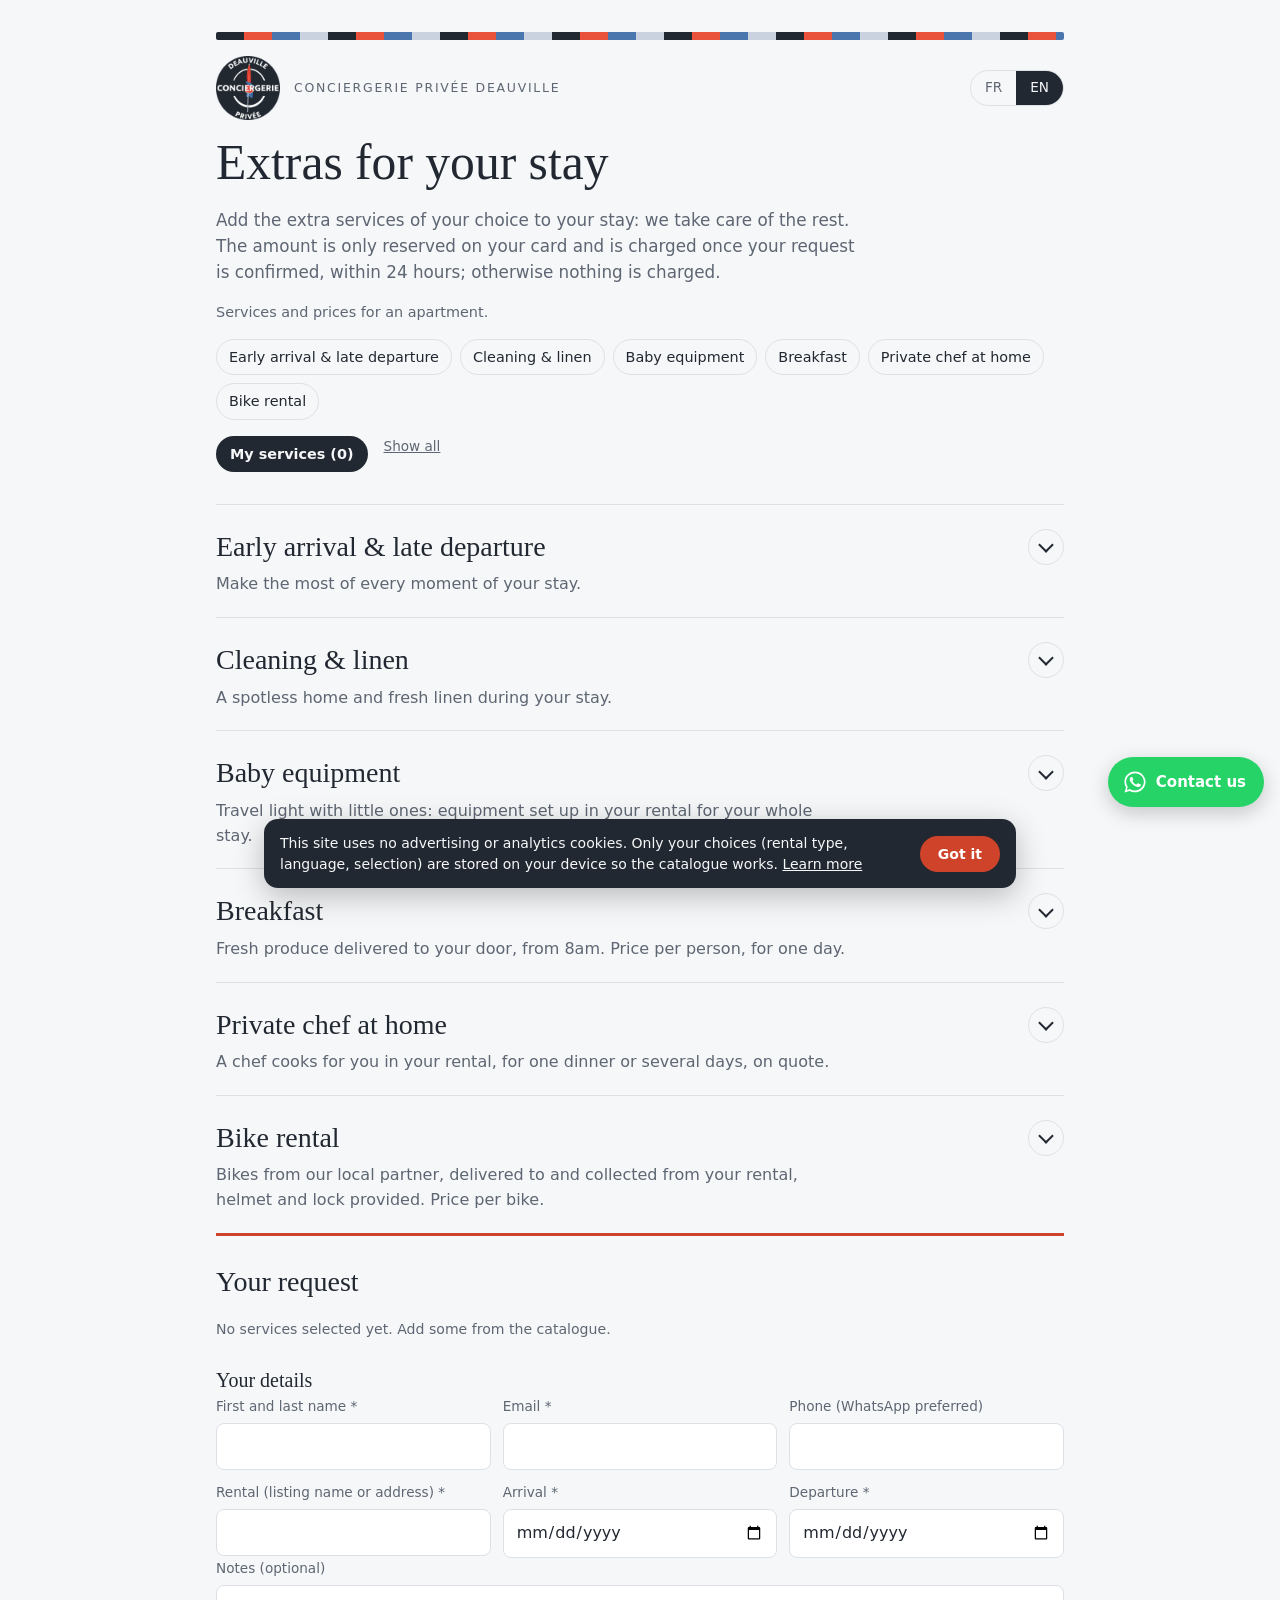
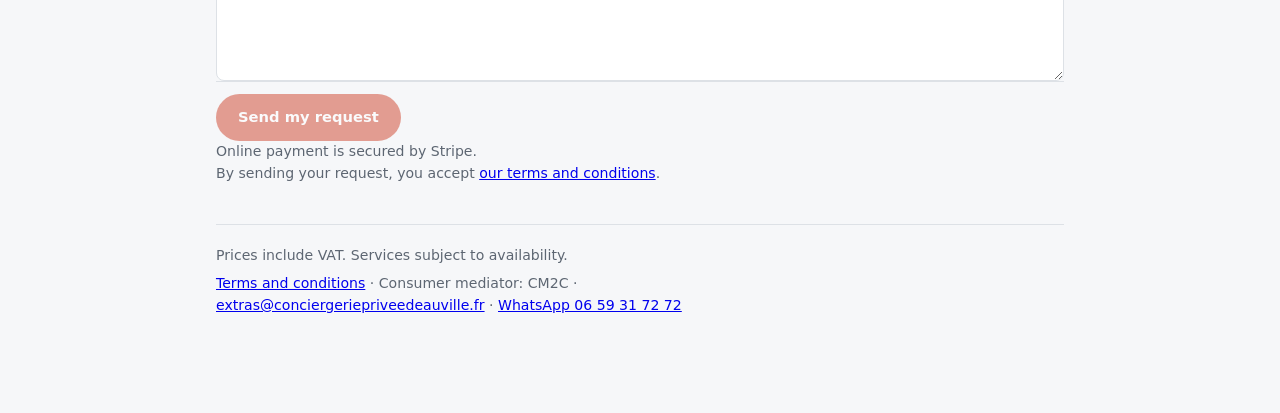
<file: appartement/index.html>
<!doctype html>
<html lang="fr">
<head>
<meta charset="utf-8">
<meta name="viewport" content="width=device-width,initial-scale=1">
<link rel="icon" href="https://extras.conciergeriepriveedeauville.fr/favicon.ico" sizes="any">
<link rel="icon" type="image/png" sizes="32x32" href="https://extras.conciergeriepriveedeauville.fr/favicon-32.png">
<link rel="apple-touch-icon" href="https://extras.conciergeriepriveedeauville.fr/apple-touch-icon.png">
<title>Extras séjour (appartement) – Conciergerie Privée Deauville</title>
<meta name="robots" content="noindex">
<meta name="description" content="Courses, ménage, linge, arrivée anticipée, départ tardif, équipement bébé, petits-déjeuners, chef privé et vélos : réservez vos extras de séjour à Deauville.">
<style>html,body{margin:0;background:#f6f7f9}

/* Layout : colonne unique de lecture, sections séparées par une rayure de parasol */
.cpd{--sea:#222831;--sea-deep:#222831;--accent:#d0432b;--accent-deep:#b0361f;--blue:#4a76ad;--ink:#222831;--muted:#5d6672;--line:#dde1e6;--paper:#f6f7f9;--card:#ffffff;--on-accent:#ffffff;--stripe-a:#222831;--stripe-b:#e9533b;--stripe-c:#4a76ad;--stripe-d:#c9d2de;
 --display:"Iowan Old Style","Palatino Linotype",Palatino,Georgia,serif;--body:system-ui,-apple-system,"Segoe UI",Roboto,"Helvetica Neue",Arial,sans-serif;
 font-family:var(--body);color:var(--ink);line-height:1.55;font-size:16px}
.cpd *{box-sizing:border-box}
.cpd [lang="en"]{display:none}
.cpd.is-en [lang="en"]{display:inline}.cpd.is-en [lang="fr"]{display:none}
.cpd .wrap{max-width:880px;margin:0 auto;padding-block:32px 56px;padding-left:max(16px,env(safe-area-inset-left,0px));padding-right:max(16px,env(safe-area-inset-right,0px));display:flex;flex-direction:column;gap:0}
.cpd .top{margin-bottom:32px}
.cpd .foot{margin-top:8px}
.cpd .top{display:flex;flex-direction:column;gap:16px}
.cpd .stripes{height:8px;border-radius:2px;background:repeating-linear-gradient(90deg,var(--stripe-a) 0 28px,var(--stripe-b) 28px 56px,var(--stripe-c) 56px 84px,var(--stripe-d) 84px 112px)}
.cpd .brandrow{display:flex;justify-content:space-between;align-items:center;gap:12px;flex-wrap:wrap}
.cpd .eyebrow{font-size:.78rem;letter-spacing:.14em;text-transform:uppercase;color:var(--muted);margin:0}
.cpd .lang{display:inline-flex;border:1px solid var(--line);border-radius:999px;overflow:hidden}
.cpd .lang button{font:inherit;font-size:.85rem;padding:6px 14px;border:0;background:transparent;color:var(--muted);cursor:pointer}
.cpd .lang button[aria-pressed="true"]{background:var(--ink);color:var(--paper)}
.cpd .lang button:focus-visible,.cpd a:focus-visible{outline:2px solid var(--stripe-b);outline-offset:2px}
.cpd h1{font-family:var(--display);font-weight:400;font-size:clamp(2rem,6vw,3.1rem);line-height:1.1;margin:0;color:var(--sea-deep);text-wrap:balance}
.cpd .lede{margin:0;max-width:60ch;color:var(--muted);font-size:1.05rem}
.cpd nav.jump{display:flex;flex-wrap:wrap;gap:8px}
.cpd nav.jump a{font-size:.9rem;text-decoration:none;color:var(--ink);border:1px solid var(--line);padding:6px 12px;border-radius:999px}
.cpd nav.jump a:hover{border-color:var(--accent);color:var(--accent-deep)}
.cpd .block{scroll-margin-top:16px;border-top:1px solid var(--line)}
.cpd .block-body{display:flex;flex-direction:column;gap:16px;padding-bottom:24px}
.cpd .block-photo{display:block;width:100%;aspect-ratio:16/7;object-fit:cover;border-radius:10px;margin-bottom:16px}
.cpd summary.block-head{list-style:none;cursor:pointer;display:flex;align-items:flex-start;justify-content:space-between;gap:16px;padding:20px 0}
.cpd summary.block-head::-webkit-details-marker{display:none}
.cpd .head-text{display:flex;flex-direction:column;gap:4px;min-width:0}
.cpd .chev{flex:none;width:36px;height:36px;border-radius:999px;border:1px solid var(--line);position:relative;margin-top:4px}
.cpd .chev::before{content:"";position:absolute;left:50%;top:45%;width:9px;height:9px;border-right:2px solid var(--ink);border-bottom:2px solid var(--ink);transform:translate(-50%,-50%) rotate(45deg);transition:transform .2s}
.cpd details[open] .chev::before{transform:translate(-50%,-25%) rotate(-135deg)}
.cpd summary.block-head:hover .chev{border-color:var(--accent)}
.cpd summary.block-head:focus-visible{outline:2px solid var(--stripe-b);outline-offset:4px;border-radius:6px}
.cpd .toggle-all{align-self:flex-start;font:inherit;font-size:.85rem;background:none;border:0;padding:0;color:var(--muted);text-decoration:underline;cursor:pointer}

.cpd h2{font-family:var(--display);font-weight:400;font-size:1.75rem;margin:0;color:var(--sea-deep)}
.cpd .block-head p{margin:0;color:var(--muted);max-width:62ch}
.cpd h3{font-size:1.02rem;margin:0;font-weight:600}
.cpd h3.sub{font-family:var(--display);font-weight:400;font-size:1.25rem;color:var(--sea-deep);margin-top:8px}
.cpd .items{list-style:none;margin:0;padding:0;display:flex;flex-direction:column;gap:0}
.cpd .item{display:grid;grid-template-columns:minmax(0,1fr) auto;gap:16px 24px;align-items:center;padding:16px 0;border-bottom:1px dashed var(--line)}
.cpd .item:last-child{border-bottom:0}
.cpd .item-text{min-width:0;display:flex;flex-direction:column;gap:4px}
.cpd .item-text p{margin:0;color:var(--muted);font-size:.95rem;max-width:58ch}
.cpd .item-buy{display:flex;flex-direction:column;align-items:flex-end;gap:8px}
.cpd .price{margin:0;display:flex;align-items:baseline;gap:4px;font-variant-numeric:tabular-nums;white-space:nowrap}
.cpd .amount{font-family:var(--display);font-size:1.45rem;color:var(--sea-deep)}
.cpd .unit{color:var(--muted);font-size:.9rem}
.cpd .ttc{font-size:.68rem;letter-spacing:.1em;color:var(--muted);margin-left:4px}
.cpd .book{display:inline-flex;align-items:center;gap:8px;text-decoration:none;background:var(--accent);color:var(--on-accent);padding:8px 16px;border-radius:999px;font-size:.92rem;font-weight:600;white-space:nowrap}
.cpd .book:hover{background:var(--accent-deep)}
.cpd .table-wrap{overflow-x:auto;border:1px solid var(--line);border-radius:10px;background:var(--card)}
.cpd table.grid{border-collapse:collapse;width:100%;font-size:.95rem}
.cpd .grid th,.cpd .grid td{padding:12px 14px;text-align:left;border-bottom:1px solid var(--line);vertical-align:middle}
.cpd .grid tbody tr:last-child th,.cpd .grid tbody tr:last-child td{border-bottom:0}
.cpd .grid thead th{font-size:.75rem;letter-spacing:.08em;text-transform:uppercase;color:var(--muted);font-weight:600;white-space:nowrap}
.cpd .grid tbody th{font-weight:600;white-space:nowrap}
.cpd .grid .num{text-align:right;font-variant-numeric:tabular-nums;white-space:nowrap}
.cpd .grid .book{padding:6px 12px;font-size:.85rem}
.cpd .pill{display:inline-block;text-decoration:none;color:var(--accent-deep);border:1px solid var(--line);border-radius:999px;padding:5px 10px;font-weight:600}
.cpd .pill:hover{background:var(--accent);color:var(--on-accent);border-color:var(--accent)}
.cpd .tiers thead th{white-space:normal;vertical-align:bottom}.cpd .tiers td.num{text-align:center}.cpd .tiers thead th.num{text-align:center;white-space:normal}
.cpd .intro{margin:0;max-width:64ch;font-size:1rem;color:var(--ink)}
.cpd .grid td.free strong{display:block;color:var(--ink)}
.cpd .grid td.free{color:var(--muted);font-size:.85rem;white-space:normal;text-align:center}
.cpd .rowsub{display:block;font-weight:400;font-size:.8rem;color:var(--muted)}
.cpd .brand{display:flex;align-items:center;gap:14px}
.cpd .brand img{width:64px;height:64px;flex:none}
.cpd .mas-form{display:flex;flex-wrap:wrap;gap:12px 16px}
.cpd .field{display:flex;flex-direction:column;gap:6px;flex:1 1 200px;min-width:0;font-size:.85rem;color:var(--muted)}
.cpd .date-chips{list-style:none;margin:0;padding:0;display:flex;flex-wrap:wrap;gap:6px}
.cpd .date-chips li{display:inline-flex;align-items:center;gap:4px;background:var(--card);border:1px solid var(--line);border-radius:999px;padding:4px 6px 4px 12px;color:var(--ink);font-size:.9rem}
.cpd .date-chips button{border:0;background:none;color:var(--muted);font-size:1.1rem;line-height:1;cursor:pointer;padding:2px 6px;border-radius:999px}
.cpd .date-chips button:hover{color:var(--accent)}
.cpd .date-add{display:flex;flex-direction:column;gap:4px}
.cpd .field.dates .hint{margin:0;font-size:.8rem}
.cpd .field input,.cpd .field select{font:inherit;font-size:1rem;color:var(--ink);background:var(--card);border:1px solid var(--line);border-radius:8px;padding:10px 12px;width:100%}
.cpd .field input:focus-visible,.cpd .field select:focus-visible{outline:2px solid var(--accent);outline-offset:1px}
.cpd .mas-pill[aria-disabled="true"]{opacity:.45;cursor:not-allowed}
.cpd .hint.warn{color:var(--accent-deep);font-weight:600}
.cpd .policy{margin:0;font-size:.88rem;color:var(--ink);border-left:3px solid var(--accent);padding:4px 0 4px 12px;max-width:68ch}
.cpd .hint{margin:0;font-size:.88rem;color:var(--muted)}
.cpd .foot{border-top:1px solid var(--line);padding-top:20px;color:var(--muted);font-size:.88rem;display:flex;flex-direction:column;gap:6px}
.cpd .foot p{margin:0;max-width:70ch}
.cpd button.book{border:0;cursor:pointer;font:inherit;font-size:.92rem;font-weight:600}
.cpd button.pill{background:var(--card);cursor:pointer;font:inherit;font-size:.95rem}
.cpd .added{background:#2f7d4f!important;color:#fff!important;border-color:#2f7d4f!important}
.cpd .top-actions{display:flex;flex-wrap:wrap;gap:16px;align-items:center}
.cpd .sel-btn{font:inherit;font-size:.9rem;font-weight:600;background:var(--ink);color:var(--paper);border:0;border-radius:999px;padding:7px 14px;cursor:pointer}
.cpd .checkout{border-top:3px solid var(--accent);padding:24px 0 32px;display:flex;flex-direction:column;gap:16px;scroll-margin-top:12px}
.cpd .lines{list-style:none;margin:0;padding:0;display:flex;flex-direction:column;gap:12px}
.cpd .line{background:var(--card);border:1px solid var(--line);border-radius:10px;padding:14px;display:flex;flex-direction:column;gap:12px}
.cpd .line-head{display:flex;justify-content:space-between;gap:12px;align-items:flex-start}
.cpd .line-head strong{display:block}
.cpd .line-price{color:var(--muted);font-size:.88rem}
.cpd .rm{font:inherit;font-size:1.3rem;line-height:1;width:32px;height:32px;border-radius:999px;border:1px solid var(--line);background:transparent;cursor:pointer;color:var(--muted);flex:none}
.cpd .qty{display:flex;align-items:center;gap:10px;font-size:.9rem;color:var(--muted)}
.cpd .qty button{width:32px;height:32px;border-radius:999px;border:1px solid var(--line);background:var(--paper);font:inherit;font-size:1.1rem;cursor:pointer;color:var(--ink)}
.cpd .qty output{min-width:2ch;text-align:center;font-weight:600;color:var(--ink)}
.cpd .qty .sub{margin-left:auto;color:var(--ink);font-weight:600}
.cpd .line-fields,.cpd .grid2{display:grid;grid-template-columns:repeat(auto-fit,minmax(220px,1fr));gap:12px}
.cpd .field textarea{font:inherit;font-size:1rem;color:var(--ink);background:var(--card);border:1px solid var(--line);border-radius:8px;padding:10px 12px;width:100%;resize:vertical}
.cpd .pay{grid-column:1/-1;border:1px solid var(--line);border-radius:8px;padding:10px 12px;margin:0;display:flex;flex-direction:column;gap:6px;font-size:.92rem}
.cpd .pay legend{font-size:.85rem;color:var(--muted);padding:0 4px}
.cpd .totals{display:flex;flex-direction:column;gap:4px;border-top:1px solid var(--line);padding-top:12px}
.cpd .totals div{display:flex;justify-content:space-between;font-size:1rem}
.cpd .submit{align-self:flex-start;padding:12px 22px;font-size:1rem}
.cpd .submit:disabled{opacity:.5;cursor:not-allowed}
.cpd .cpd-msg{margin:0;font-size:.95rem}.cpd .cpd-msg.warn{color:var(--accent-deep);font-weight:600}.cpd .cpd-msg.ok{color:#2f7d4f;font-weight:600}
.cpd .cart-bar{position:fixed;left:0;right:0;bottom:0;z-index:50;background:var(--ink);color:var(--paper);display:flex;justify-content:space-between;align-items:center;gap:12px;padding:12px max(16px,env(safe-area-inset-left,0px));padding-bottom:max(12px,env(safe-area-inset-bottom,0px))}
.cpd .cart-bar[hidden]{display:none}
.cpd .cart-bar #cpd-bar-txt{font-weight:600;white-space:nowrap}
.cpd .wrap{padding-bottom:96px}
.cpd:not([data-ptype]) .needs-type{display:none!important}
.cpd:not([data-ptype]) nav.jump a{opacity:.4;pointer-events:none;cursor:default}
.cpd .min{margin:4px 0 0;font-size:.88rem;font-weight:600;color:var(--accent-deep)}
.cpd .example{border:1px solid var(--line);border-radius:10px;background:var(--card);padding:0 16px}
.cpd .example summary{cursor:pointer;padding:12px 0;font-weight:600}
.cpd .example-body{padding-bottom:12px}
.cpd .example h4{margin:12px 0 4px;font-size:.8rem;letter-spacing:.1em;text-transform:uppercase;color:var(--muted)}
.cpd .menu-list{margin:0;padding-left:18px;display:flex;flex-direction:column;gap:4px}
.cpd .chef-cta{display:flex;flex-direction:column;gap:10px;align-items:flex-start}
.cpd[data-ptype="app"] [data-only]:not([data-only~="app"]),.cpd[data-ptype="mai"] [data-only]:not([data-only~="mai"]),.cpd[data-ptype="vil"] [data-only]:not([data-only~="vil"]){display:none}
.cpd .ptype{display:flex;flex-direction:column;gap:10px}
.cpd .ptype-q{margin:0;font-weight:600}
.cpd .ptype-btns{display:flex;flex-wrap:wrap;gap:8px}
.cpd .ptype-btns button{font:inherit;font-size:.95rem;padding:10px 18px;border-radius:999px;border:1px solid var(--line);background:var(--card);color:var(--ink);cursor:pointer}
.cpd .ptype-btns button:hover{border-color:var(--accent)}
.cpd .ptype-btns button[aria-pressed="true"]{background:var(--ink);color:var(--paper);border-color:var(--ink)}
.cpd[data-ptype] .ptype{gap:6px}.cpd[data-ptype] .ptype-q{font-weight:400;color:var(--muted);font-size:.9rem}.cpd[data-ptype] .ptype-btns button{padding:6px 14px;font-size:.88rem}
.cpd .ptype-fixed{margin:0;font-size:.9rem;color:var(--muted)}
@media (max-width:560px){.cpd .item{grid-template-columns:1fr}.cpd .item-buy{flex-direction:row;justify-content:space-between;align-items:center}}
@media (prefers-reduced-motion:reduce){.cpd *{transition:none!important}}
.cpd{background:var(--paper)}</style>
</head>
<body>
<div class="cpd" id="cpd" data-ptype="app" data-fixed="1">
<div class="wrap">
<div class="top">
<div class="stripes" aria-hidden="true"></div>
<div class="brandrow"><div class="brand"><img src="[data-uri]" alt="Logo Conciergerie Privée Deauville" width="64" height="64"><p class="eyebrow">Conciergerie Privée Deauville</p></div>
<div class="lang" role="group" aria-label="Langue / Language"><button type="button" id="cpd-fr" aria-pressed="true">FR</button><button type="button" id="cpd-en" aria-pressed="false">EN</button></div></div>
<h1><span lang="fr">Les extras de votre séjour</span><span lang="en">Extras for your stay</span></h1>
<p class="lede"><span lang="fr">Ajoutez à votre séjour les services supplémentaires de votre choix : nous nous occupons du reste. Le montant est seulement réservé sur votre carte et n&#x27;est débité qu&#x27;une fois votre demande confirmée, sous 24h ; sinon, rien n&#x27;est débité.</span><span lang="en">Add the extra services of your choice to your stay: we take care of the rest. The amount is only reserved on your card and is charged once your request is confirmed, within 24 hours; otherwise nothing is charged.</span></p>
<p class="ptype-fixed"><span lang="fr">Prestations et tarifs pour un appartement.</span><span lang="en">Services and prices for an apartment.</span></p>
<nav class="jump" aria-label="Sections"><a href="#horaires"><span lang="fr">Arrivée &amp; départ</span><span lang="en">Early arrival &amp; late departure</span></a><a href="#menage"><span lang="fr">Ménage &amp; linge</span><span lang="en">Cleaning &amp; linen</span></a><a href="#bebe"><span lang="fr">Équipement bébé</span><span lang="en">Baby equipment</span></a><a href="#pdj"><span lang="fr">Petits-déjeuners</span><span lang="en">Breakfast</span></a><a href="#chef"><span lang="fr">Chef privé à domicile</span><span lang="en">Private chef at home</span></a><a href="#velos"><span lang="fr">Location de vélos</span><span lang="en">Bike rental</span></a><a href="#courses" data-only="vil"><span lang="fr">Courses</span><span lang="en">Groceries</span></a></nav>
<div class="top-actions needs-type"><button type="button" class="sel-btn open-co"><span lang="fr">Mes services</span><span lang="en">My services</span> (<span data-count>0</span>)</button><button type="button" class="toggle-all" id="cpd-all"><span lang="fr">Tout afficher</span><span lang="en">Show all</span></button></div>
</div>
<details id="horaires" class="block needs-type"><summary class="block-head"><span class="head-text"><h2><span lang="fr">Arrivée &amp; départ</span><span lang="en">Early arrival &amp; late departure</span></h2><p><span lang="fr">Profitez de chaque instant de votre séjour.</span><span lang="en">Make the most of every moment of your stay.</span></p></span><span class="chev" aria-hidden="true"></span></summary><div class="block-body"><p class="intro"><span lang="fr">Arriver plus tôt pour poser vos valises et filer à la plage, ou prolonger une dernière matinée avant de reprendre la route : nos arrivées anticipées et départs tardifs vous offrent jusqu&#x27;à 5 heures de plus dans votre logement, avant l&#x27;heure d&#x27;arrivée prévue ou après l&#x27;heure de départ prévue.</span><span lang="en">Arrive early to drop your bags and head straight to the beach, or enjoy one last morning before hitting the road: our early arrivals and late departures give you up to 5 extra hours in your rental, before your scheduled check-in or after your scheduled check-out.</span></p>
<p class="intro"><span lang="fr">Indiquez la date et l&#x27;heure souhaitées : nous revenons vers vous sous 24h pour vous confirmer la disponibilité. Si ce n&#x27;est pas possible, rien n&#x27;est débité.</span><span lang="en">Tell us the date and time you would like: we get back to you within 24 hours to confirm availability. If it is not possible, nothing is charged.</span></p>
<div class="table-wrap" data-only="app"><table class="grid tiers">
<thead><tr><th scope="col"><span lang="fr">Appartement</span><span lang="en">Apartment</span></th><th scope="col" class="num"><span lang="fr">Arrivée anticipée</span><span lang="en">Early arrival</span></th><th scope="col" class="num"><span lang="fr">Départ tardif</span><span lang="en">Late departure</span></th></tr></thead>
<tbody>
<tr><th scope="row"><span lang="fr">Jusqu&#x27;à 1h</span><span lang="en">Up to 1 hr</span></th><td class="free"><strong><span lang="fr">Offert</span><span lang="en">Free</span></strong> <span lang="fr">Contactez votre concierge pour l&#x27;organiser.</span><span lang="en">Contact your concierge to arrange it.</span></td><td class="free"><strong><span lang="fr">Offert</span><span lang="en">Free</span></strong> <span lang="fr">Contactez votre concierge pour l&#x27;organiser.</span><span lang="en">Contact your concierge to arrange it.</span></td></tr>
<tr><th scope="row"><span lang="fr">De 1h à 3h</span><span lang="en">1 to 3 hrs</span></th><td class="num"><button type="button" class="pill" data-add="VOY-EARLY-APP-3H">30 €</button></td><td class="num"><button type="button" class="pill" data-add="VOY-LATE-APP-3H">30 €</button></td></tr>
<tr><th scope="row"><span lang="fr">De 3h à 5h</span><span lang="en">3 to 5 hrs</span></th><td class="num"><button type="button" class="pill" data-add="VOY-EARLY-APP-5H">50 €</button></td><td class="num"><button type="button" class="pill" data-add="VOY-LATE-APP-5H">50 €</button></td></tr>
</tbody></table></div><div class="table-wrap" data-only="mai"><table class="grid tiers">
<thead><tr><th scope="col"><span lang="fr">Maison</span><span lang="en">House</span></th><th scope="col" class="num"><span lang="fr">Arrivée anticipée</span><span lang="en">Early arrival</span></th><th scope="col" class="num"><span lang="fr">Départ tardif</span><span lang="en">Late departure</span></th></tr></thead>
<tbody>
<tr><th scope="row"><span lang="fr">Jusqu&#x27;à 1h</span><span lang="en">Up to 1 hr</span></th><td class="free"><strong><span lang="fr">Offert</span><span lang="en">Free</span></strong> <span lang="fr">Contactez votre concierge pour l&#x27;organiser.</span><span lang="en">Contact your concierge to arrange it.</span></td><td class="free"><strong><span lang="fr">Offert</span><span lang="en">Free</span></strong> <span lang="fr">Contactez votre concierge pour l&#x27;organiser.</span><span lang="en">Contact your concierge to arrange it.</span></td></tr>
<tr><th scope="row"><span lang="fr">De 1h à 3h</span><span lang="en">1 to 3 hrs</span></th><td class="num"><button type="button" class="pill" data-add="VOY-EARLY-MAI-3H">50 €</button></td><td class="num"><button type="button" class="pill" data-add="VOY-LATE-MAI-3H">50 €</button></td></tr>
<tr><th scope="row"><span lang="fr">De 3h à 5h</span><span lang="en">3 to 5 hrs</span></th><td class="num"><button type="button" class="pill" data-add="VOY-EARLY-MAI-5H">90 €</button></td><td class="num"><button type="button" class="pill" data-add="VOY-LATE-MAI-5H">90 €</button></td></tr>
</tbody></table></div><div class="table-wrap" data-only="vil"><table class="grid tiers">
<thead><tr><th scope="col"><span lang="fr">Villa</span><span lang="en">Villa</span></th><th scope="col" class="num"><span lang="fr">Arrivée anticipée</span><span lang="en">Early arrival</span></th><th scope="col" class="num"><span lang="fr">Départ tardif</span><span lang="en">Late departure</span></th></tr></thead>
<tbody>
<tr><th scope="row"><span lang="fr">Jusqu&#x27;à 1h</span><span lang="en">Up to 1 hr</span></th><td class="free"><strong><span lang="fr">Offert</span><span lang="en">Free</span></strong> <span lang="fr">Contactez votre concierge pour l&#x27;organiser.</span><span lang="en">Contact your concierge to arrange it.</span></td><td class="free"><strong><span lang="fr">Offert</span><span lang="en">Free</span></strong> <span lang="fr">Contactez votre concierge pour l&#x27;organiser.</span><span lang="en">Contact your concierge to arrange it.</span></td></tr>
<tr><th scope="row"><span lang="fr">De 1h à 3h</span><span lang="en">1 to 3 hrs</span></th><td class="num"><button type="button" class="pill" data-add="VOY-EARLY-VIL-3H">100 €</button></td><td class="num"><button type="button" class="pill" data-add="VOY-LATE-VIL-3H">100 €</button></td></tr>
<tr><th scope="row"><span lang="fr">De 3h à 5h</span><span lang="en">3 to 5 hrs</span></th><td class="num"><button type="button" class="pill" data-add="VOY-EARLY-VIL-5H">180 €</button></td><td class="num"><button type="button" class="pill" data-add="VOY-LATE-VIL-5H">180 €</button></td></tr>
</tbody></table></div><p class="hint"><span lang="fr">Sélectionnez l&#x27;option souhaitée pour l&#x27;ajouter à vos services.</span><span lang="en">Select an option to add it to your services.</span></p><p class="policy"><span lang="fr">À réserver au plus tard 48h avant. Annulation gratuite jusqu&#x27;à 48h avant ; passé ce délai, le service reste dû.</span><span lang="en">Book at least 48 hours ahead. Free cancellation up to 48 hours before; after that, the service is due.</span></p></div></details><details id="menage" class="block needs-type"><summary class="block-head"><span class="head-text"><h2><span lang="fr">Ménage &amp; linge</span><span lang="en">Cleaning &amp; linen</span></h2><p><span lang="fr">Un logement impeccable et du linge frais pendant votre séjour.</span><span lang="en">A spotless home and fresh linen during your stay.</span></p></span><span class="chev" aria-hidden="true"></span></summary><div class="block-body"><ul class="items"><li class="item" data-only="app mai">
  <div class="item-text"><h3><span lang="fr">Ménage en cours de séjour</span><span lang="en">Mid-stay cleaning</span></h3><p><span lang="fr">Un coup de frais en cours de séjour : nous nettoyons la salle de bain, la cuisine et les pièces de vie, et refaisons les lits. Choisissez le jour souhaité : nous vous confirmons notre passage et intervenons dans la journée, même en votre absence. Facturé à l&#x27;heure.</span><span lang="en">A refresh during your stay: we clean the bathroom, kitchen and living areas, and remake the beds. Choose the day you would like: we confirm our visit and come by during the day, even if you are out. Charged by the hour.</span></p><p class="min"><span data-only="app"><span lang="fr">2h minimum en appartement.</span><span lang="en">2 hrs minimum for apartments.</span></span><span data-only="mai"><span lang="fr">3h minimum en maison.</span><span lang="en">3 hrs minimum for houses.</span></span></p></div>
  <div class="item-buy"><p class="price"><span class="amount">30 €</span><span class="unit"><span lang="fr"> / heure</span><span lang="en"> / hour</span></span><span class="ttc"><span lang="fr">TTC</span><span lang="en">incl. VAT</span></span></p><button type="button" class="book" data-add="VOY-MEN"><span lang="fr">Ajouter</span><span lang="en">Add</span><span aria-hidden="true">+</span></button></div>
</li><li class="item" data-only="vil">
  <div class="item-text"><h3><span lang="fr">Ménage en cours de séjour</span><span lang="en">Mid-stay cleaning</span></h3><p><span lang="fr">Un coup de frais en cours de séjour : nous nettoyons la salle de bain, la cuisine et les pièces de vie, et refaisons les lits. Choisissez le jour souhaité : nous vous confirmons notre passage et intervenons dans la journée, même en votre absence. Facturé à l&#x27;heure.</span><span lang="en">A refresh during your stay: we clean the bathroom, kitchen and living areas, and remake the beds. Choose the day you would like: we confirm our visit and come by during the day, even if you are out. Charged by the hour.</span></p><p class="min"><span lang="fr">3h minimum en villa.</span><span lang="en">3 hrs minimum for villas.</span></p></div>
  <div class="item-buy"><p class="price"><span class="amount">36 €</span><span class="unit"><span lang="fr"> / heure</span><span lang="en"> / hour</span></span><span class="ttc"><span lang="fr">TTC</span><span lang="en">incl. VAT</span></span></p><button type="button" class="book" data-add="VOY-MEN-VIL"><span lang="fr">Ajouter</span><span lang="en">Add</span><span aria-hidden="true">+</span></button></div>
</li><li class="item">
  <div class="item-text"><h3><span lang="fr">Linge supplémentaire – livré</span><span lang="en">Extra linen – delivered</span></h3><p><span lang="fr">Parure complète de linge : drap, housse de couette, taies d&#x27;oreiller et serviettes de toilette, livrée dans votre logement.</span><span lang="en">Full linen set: sheet, duvet cover, pillowcases and towels, delivered to your rental.</span></p></div>
  <div class="item-buy"><p class="price"><span class="amount">30 €</span><span class="unit"><span lang="fr"> / parure</span><span lang="en"> / set</span></span><span class="ttc"><span lang="fr">TTC</span><span lang="en">incl. VAT</span></span></p><button type="button" class="book" data-add="VOY-LIN-L"><span lang="fr">Ajouter</span><span lang="en">Add</span><span aria-hidden="true">+</span></button></div>
</li><li class="item">
  <div class="item-text"><h3><span lang="fr">Linge supplémentaire – livré et installé</span><span lang="en">Extra linen – delivered and fitted</span></h3><p><span lang="fr">Parure complète de linge livrée et installée : les lits sont faits et les serviettes changées.</span><span lang="en">Full linen set delivered and fitted: beds are made and towels changed.</span></p></div>
  <div class="item-buy"><p class="price"><span class="amount">35 €</span><span class="unit"><span lang="fr"> / parure</span><span lang="en"> / set</span></span><span class="ttc"><span lang="fr">TTC</span><span lang="en">incl. VAT</span></span></p><button type="button" class="book" data-add="VOY-LIN-LI"><span lang="fr">Ajouter</span><span lang="en">Add</span><span aria-hidden="true">+</span></button></div>
</li></ul><p class="policy"><span lang="fr">À réserver au moins 72h à l&#x27;avance. Annulation gratuite jusqu&#x27;à 72h avant ; passé ce délai, le service reste dû.</span><span lang="en">Book at least 72 hours ahead. Free cancellation up to 72 hours before; after that, the service is due.</span></p></div></details><details id="bebe" class="block needs-type"><summary class="block-head"><span class="head-text"><h2><span lang="fr">Équipement bébé</span><span lang="en">Baby equipment</span></h2><p><span lang="fr">Le nécessaire pour voyager léger avec les tout-petits, installé dans le logement pour tout le séjour.</span><span lang="en">Travel light with little ones: equipment set up in your rental for your whole stay.</span></p></span><span class="chev" aria-hidden="true"></span></summary><div class="block-body"><ul class="items"><li class="item">
  <div class="item-text"><h3><span lang="fr">Lit parapluie</span><span lang="en">Travel cot</span></h3><p><span lang="fr">Lit parapluie mis à disposition pour toute la durée du séjour, fourni avec un drap plat (sans matelas).</span><span lang="en">Travel cot provided for your whole stay, with a flat sheet (no mattress).</span></p></div>
  <div class="item-buy"><p class="price"><span class="amount">30 €</span><span class="unit"><span lang="fr"> / séjour</span><span lang="en"> / stay</span></span><span class="ttc"><span lang="fr">TTC</span><span lang="en">incl. VAT</span></span></p><button type="button" class="book" data-add="BEBE-LIT"><span lang="fr">Ajouter</span><span lang="en">Add</span><span aria-hidden="true">+</span></button></div>
</li><li class="item">
  <div class="item-text"><h3><span lang="fr">Chaise haute</span><span lang="en">High chair</span></h3><p><span lang="fr">Chaise haute mise à disposition pour toute la durée du séjour.</span><span lang="en">High chair provided for your whole stay.</span></p></div>
  <div class="item-buy"><p class="price"><span class="amount">20 €</span><span class="unit"><span lang="fr"> / séjour</span><span lang="en"> / stay</span></span><span class="ttc"><span lang="fr">TTC</span><span lang="en">incl. VAT</span></span></p><button type="button" class="book" data-add="BEBE-CHAISE"><span lang="fr">Ajouter</span><span lang="en">Add</span><span aria-hidden="true">+</span></button></div>
</li></ul><p class="policy"><span lang="fr">Toute perte ou dégradation est refacturée au coût de réparation ou de remplacement.</span><span lang="en">Any loss or damage is charged at repair or replacement cost.</span></p></div></details><details id="pdj" class="block needs-type"><summary class="block-head"><span class="head-text"><h2><span lang="fr">Petits-déjeuners</span><span lang="en">Breakfast</span></h2><p><span lang="fr">Des produits frais livrés chez vous, à partir de 8h. Prix par personne, pour un jour.</span><span lang="en">Fresh produce delivered to your door, from 8am. Price per person, for one day.</span></p></span><span class="chev" aria-hidden="true"></span></summary><div class="block-body"><ul class="items"><li class="item">
  <div class="item-text"><h3><span lang="fr">Petit-déjeuner livré</span><span lang="en">Breakfast delivered</span></h3><p><span lang="fr">Viennoiseries du jour, fruits frais et jus de fruits frais, accompagnés de beurre, de confitures et de boissons chaudes, livrés dans votre logement.</span><span lang="en">Fresh pastries of the day, fresh fruit and fresh juice, with butter, jams and hot drinks, delivered to your rental.</span></p></div>
  <div class="item-buy"><p class="price"><span class="amount">20 €</span><span class="unit"><span lang="fr"> / personne</span><span lang="en"> / person</span></span><span class="ttc"><span lang="fr">TTC</span><span lang="en">incl. VAT</span></span></p><button type="button" class="book" data-add="VOY-PDJ-LIV"><span lang="fr">Ajouter</span><span lang="en">Add</span><span aria-hidden="true">+</span></button></div>
</li><li class="item" data-only="vil">
  <div class="item-text"><h3><span lang="fr">Petit-déjeuner servi à table</span><span lang="en">Breakfast served at your table</span></h3><p><span lang="fr">Servi à table dans votre logement : yaourt ou fromage blanc, fruits frais, ficelle et viennoiseries du jour, beurre et confiture. Jus d&#x27;orange pressé, café, lait, thé ou chocolat chaud.</span><span lang="en">Served at your table in your rental: yoghurt or fromage blanc, fresh fruit, baguette and pastries of the day, butter and jam. Fresh orange juice, coffee, milk, tea or hot chocolate.</span></p></div>
  <div class="item-buy"><p class="price"><span class="amount">35 €</span><span class="unit"><span lang="fr"> / personne</span><span lang="en"> / person</span></span><span class="ttc"><span lang="fr">TTC</span><span lang="en">incl. VAT</span></span></p><button type="button" class="book" data-add="VOY-PDJ-TABLE"><span lang="fr">Ajouter</span><span lang="en">Add</span><span aria-hidden="true">+</span></button></div>
</li></ul><p class="policy"><span lang="fr">Une réservation = un jour : pour plusieurs jours, ajoutez un petit-déjeuner par jour ou contactez-nous. Avant 8h, sur demande, selon nos disponibilités. À réserver au moins 72h à l&#x27;avance ; annulation gratuite jusqu&#x27;à 72h avant.</span><span lang="en">One booking = one day: for several days, add one breakfast per day or contact us. Before 8am on request, subject to availability. Book at least 72 hours ahead; free cancellation up to 72 hours before.</span></p></div></details><details id="chef" class="block needs-type"><summary class="block-head"><span class="head-text"><h2><span lang="fr">Chef privé à domicile</span><span lang="en">Private chef at home</span></h2><p><span lang="fr">Un chef cuisine pour vous dans votre logement, le temps d&#x27;un dîner ou de plusieurs jours, sur devis.</span><span lang="en">A chef cooks for you in your rental, for one dinner or several days, on quote.</span></p></span><span class="chev" aria-hidden="true"></span></summary><div class="block-body"><p class="intro"><span lang="fr">Un chef vient cuisiner chez vous et sert un dîner privatif dans votre logement : vous recevez sans vous occuper de rien. Deux formules au choix.</span><span lang="en">A chef comes to cook at your rental and serves a private dinner: you host without lifting a finger. Two options to choose from.</span></p>
<ul class="items">
<li class="item"><div class="item-text"><h3><span lang="fr">Le menu du chef</span><span lang="en">The chef&#x27;s menu</span></h3><p><span lang="fr">Le chef compose un menu de saison en 3, 4 ou 5 temps, à partir de produits frais.</span><span lang="en">The chef creates a seasonal menu in 3, 4 or 5 courses, with fresh produce.</span></p></div></li>
<li class="item"><div class="item-text"><h3><span lang="fr">Le chef sur mesure</span><span lang="en">The bespoke chef</span></h3><p><span lang="fr">Le chef est à votre disposition à la demi-journée, à la journée ou à la semaine. Nous construisons les menus avec lui, selon vos envies, vos goûts et vos contraintes alimentaires.</span><span lang="en">The chef is at your disposal for half a day, a day or a week. We build the menus with the chef around your wishes, tastes and dietary needs.</span></p></div></li>
</ul>
<h3 class="sub"><span lang="fr">Tarifs indicatifs</span><span lang="en">Indicative prices</span></h3>
<div class="table-wrap"><table class="grid tiers"><thead><tr><th scope="col"><span lang="fr">Menu du chef</span><span lang="en">Chef&#x27;s menu</span><span class="rowsub"><span lang="fr">à partir de 8 personnes</span><span lang="en">from 8 guests</span></span></th><th scope="col" class="num"><span lang="fr">Par personne</span><span lang="en">Per person</span></th></tr></thead><tbody><tr><th scope="row"><span lang="fr">Menu en 3 temps</span><span lang="en">Menu – 3 courses</span><span class="rowsub"><span lang="fr">entrée, plat, dessert</span><span lang="en">starter, main, dessert</span></span></th><td class="num">80 €</td></tr><tr><th scope="row"><span lang="fr">Menu en 4 temps</span><span lang="en">Menu – 4 courses</span><span class="rowsub"><span lang="fr">entrée, plat, fromage, dessert</span><span lang="en">starter, main, cheese, dessert</span></span></th><td class="num">100 €</td></tr><tr><th scope="row"><span lang="fr">Menu en 5 temps</span><span lang="en">Menu – 5 courses</span><span class="rowsub"><span lang="fr">entrée, poisson, viande, fromage, dessert</span><span lang="en">starter, fish, meat, cheese, dessert</span></span></th><td class="num">120 €</td></tr></tbody></table></div>
<div class="table-wrap"><table class="grid tiers"><thead><tr><th scope="col"><span lang="fr">Chef sur mesure</span><span lang="en">Bespoke chef</span></th><th scope="col" class="num"><span lang="fr">Tarif</span><span lang="en">Price</span></th></tr></thead><tbody><tr><th scope="row"><span lang="fr">Demi-journée</span><span lang="en">Half day</span></th><td class="num">450 €</td></tr><tr><th scope="row"><span lang="fr">Journée</span><span lang="en">Full day</span></th><td class="num">700 €</td></tr><tr><th scope="row"><span lang="fr">Semaine</span><span lang="en">Week</span></th><td class="num">4 000 €</td></tr></tbody></table></div>
<details class="example"><summary><span lang="fr">Exemple : menu automne-hiver</span><span lang="en">Example: autumn-winter menu</span></summary><div class="example-body"><p class="hint"><span lang="fr">Le menu évolue au fil des saisons. Vous choisissez vos plats parmi la carte du moment.</span><span lang="en">The menu changes with the seasons. You choose your dishes from the current menu.</span></p><h4><span lang="fr">Entrées</span><span lang="en">Starters</span></h4><ul class="menu-list"><li><span lang="fr">Crème de champignons sauvages, œuf bio, guanciale &amp; vieux Comté (option végétarienne possible)</span><span lang="en">Wild mushroom cream, organic egg, guanciale &amp; aged Comté (vegetarian option available)</span></li><li><span lang="fr">Noix de Saint-Jacques rôties, velouté de panais à la vanille &amp; crumble de châtaignes</span><span lang="en">Roasted scallops, vanilla parsnip velouté &amp; chestnut crumble</span></li><li><span lang="fr">Bar de ligne façon gravlax, pickles de betterave, concombre &amp; condiment au raifort</span><span lang="en">Line-caught sea bass gravlax, beetroot pickles, cucumber &amp; horseradish</span></li></ul><h4><span lang="fr">Plats</span><span lang="en">Mains</span></h4><ul class="menu-list"><li><span lang="fr">Cabillaud cuit au beurre noisette, céleri onctueux au lait de laurier &amp; couteaux au naturel</span><span lang="en">Cod in brown butter, creamy celeriac with bay leaf milk &amp; razor clams</span></li><li><span lang="fr">Pêche du moment, esprit chaudrée, raviole à l&#x27;encre de seiche</span><span lang="en">Catch of the day, chowder style, squid ink ravioli</span></li><li><span lang="fr">Canard de la Ferme de la Houssaye façon pot-au-feu, petits navets &amp; bouillon au gingembre (option végétarienne possible)</span><span lang="en">Ferme de la Houssaye duck pot-au-feu style, baby turnips &amp; ginger broth (vegetarian option available)</span></li><li><span lang="fr">Épaule d&#x27;agneau confite aux épices douces, risotto d&#x27;épeautre, butternut &amp; tomme de brebis</span><span lang="en">Slow-cooked lamb shoulder with sweet spices, spelt risotto, butternut &amp; sheep&#x27;s cheese</span></li></ul><h4><span lang="fr">Desserts</span><span lang="en">Desserts</span></h4><ul class="menu-list"><li><span lang="fr">Gâteau moelleux aux noisettes, cassis confit &amp; crème infusée au foin</span><span lang="en">Soft hazelnut cake, candied blackcurrant &amp; hay-infused cream</span></li><li><span lang="fr">Tarte croustillante au chocolat, ganache onctueuse &amp; gianduja au sésame</span><span lang="en">Crisp chocolate tart, smooth ganache &amp; sesame gianduja</span></li><li><span lang="fr">Panna cotta aux agrumes, tuile au poivre Sichuan &amp; crémeux citron vert-passion</span><span lang="en">Citrus panna cotta, Sichuan pepper tuile &amp; lime-passion fruit cream</span></li></ul></div></details>
<div class="chef-cta"><p class="hint"><span lang="fr">Ajoutez la demande à vos services, puis indiquez la date, le nombre de convives, la formule et vos envies : nous revenons vers vous avec un devis personnalisé. Aucun paiement à cette étape.</span><span lang="en">Add the request to your services, then tell us the date, number of guests, option and wishes: we get back to you with a tailored quote. No payment at this stage.</span></p><button type="button" class="book" data-add="CHEF-DEVIS"><span lang="fr">Demander un devis</span><span lang="en">Request a quote</span><span aria-hidden="true">+</span></button></div><p class="policy"><span lang="fr">Tarifs indicatifs TTC : le prix définitif figure sur le devis. Menu du chef à partir de 8 personnes. Option végétarienne possible.</span><span lang="en">Indicative prices incl. VAT: the final price is on the quote. Chef&#x27;s menu from 8 guests. Vegetarian option available.</span></p></div></details><details id="velos" class="block needs-type"><summary class="block-head"><span class="head-text"><h2><span lang="fr">Location de vélos</span><span lang="en">Bike rental</span></h2><p><span lang="fr">Vélos de notre partenaire local, livrés et récupérés à votre logement, casque et antivol fournis. Prix par vélo.</span><span lang="en">Bikes from our local partner, delivered to and collected from your rental, helmet and lock provided. Price per bike.</span></p></span><span class="chev" aria-hidden="true"></span></summary><div class="block-body"><p class="hint"><span lang="fr">Touchez un prix pour ajouter un vélo pour cette durée.</span><span lang="en">Tap a price to add a bike for that duration.</span></p>
<div class="table-wrap"><table class="grid bikes"><thead><tr><th scope="col"><span lang="fr">Location</span><span lang="en">Rental</span></th><th scope="col" class="num"><span lang="fr">24h</span><span lang="en">24h</span></th><th scope="col" class="num"><span lang="fr">3 jours</span><span lang="en">3 days</span></th><th scope="col" class="num"><span lang="fr">4 jours</span><span lang="en">4 days</span></th><th scope="col" class="num"><span lang="fr">5 jours</span><span lang="en">5 days</span></th><th scope="col" class="num"><span lang="fr">6 jours</span><span lang="en">6 days</span></th><th scope="col" class="num"><span lang="fr">7 jours</span><span lang="en">7 days</span></th></tr></thead><tbody><tr><th scope="row"><span lang="fr">Vélo classique</span><span lang="en">Classic bike</span></th><td class="num"><button type="button" class="pill" data-add="VELO-CLA-STD-24H">33 €</button></td><td class="num"><button type="button" class="pill" data-add="VELO-CLA-STD-3J">55,50 €</button></td><td class="num"><button type="button" class="pill" data-add="VELO-CLA-STD-4J">63 €</button></td><td class="num"><button type="button" class="pill" data-add="VELO-CLA-STD-5J">67,50 €</button></td><td class="num"><button type="button" class="pill" data-add="VELO-CLA-STD-6J">75,60 €</button></td><td class="num"><button type="button" class="pill" data-add="VELO-CLA-STD-7J">87,75 €</button></td></tr><tr><th scope="row"><span lang="fr">Vélo électrique</span><span lang="en">E-bike</span></th><td class="num"><button type="button" class="pill" data-add="VELO-ELEC-STD-24H">70,50 €</button></td><td class="num"><button type="button" class="pill" data-add="VELO-ELEC-STD-3J">138 €</button></td><td class="num"><button type="button" class="pill" data-add="VELO-ELEC-STD-4J">172,50 €</button></td><td class="num"><button type="button" class="pill" data-add="VELO-ELEC-STD-5J">189 €</button></td><td class="num"><button type="button" class="pill" data-add="VELO-ELEC-STD-6J">214,65 €</button></td><td class="num"><button type="button" class="pill" data-add="VELO-ELEC-STD-7J">256,50 €</button></td></tr></tbody></table></div><h3 class="sub"><span lang="fr">Enfants</span><span lang="en">Kids</span></h3><ul class="items"><li class="item">
  <div class="item-text"><h3><span lang="fr">Vélo enfant</span><span lang="en">Kids&#x27; bike</span></h3><p><span lang="fr">7-8 ans ou 9-12 ans, casque inclus. Prix par vélo et par jour.</span><span lang="en">Ages 7-8 or 9-12, helmet included. Price per bike per day.</span></p></div>
  <div class="item-buy"><p class="price"><span class="amount">33 €</span><span class="unit"><span lang="fr"> / jour</span><span lang="en"> / day</span></span><span class="ttc"><span lang="fr">TTC</span><span lang="en">incl. VAT</span></span></p><button type="button" class="book" data-add="VELO-ENF-JOUR"><span lang="fr">Ajouter</span><span lang="en">Add</span><span aria-hidden="true">+</span></button></div>
</li><li class="item">
  <div class="item-text"><h3><span lang="fr">Remorque enfant – à la journée</span><span lang="en">Child trailer – per day</span></h3><p><span lang="fr">De 1 à 4 jours. Prix par jour.</span><span lang="en">1 to 4 days. Price per day.</span></p></div>
  <div class="item-buy"><p class="price"><span class="amount">15 €</span><span class="unit"><span lang="fr"> / jour</span><span lang="en"> / day</span></span><span class="ttc"><span lang="fr">TTC</span><span lang="en">incl. VAT</span></span></p><button type="button" class="book" data-add="REM-ENF-JOUR"><span lang="fr">Ajouter</span><span lang="en">Add</span><span aria-hidden="true">+</span></button></div>
</li><li class="item">
  <div class="item-text"><h3><span lang="fr">Remorque enfant – forfait 5 à 7 jours</span><span lang="en">Child trailer – 5 to 7 days</span></h3><p><span lang="fr">Forfait par remorque pour un séjour de 5 à 7 jours.</span><span lang="en">Flat rate per trailer for 5 to 7 days.</span></p></div>
  <div class="item-buy"><p class="price"><span class="amount">70 €</span><span class="ttc"><span lang="fr">TTC</span><span lang="en">incl. VAT</span></span></p><button type="button" class="book" data-add="REM-ENF-SEM"><span lang="fr">Ajouter</span><span lang="en">Add</span><span aria-hidden="true">+</span></button></div>
</li></ul><p class="policy"><span lang="fr">Annulation gratuite jusqu&#x27;à 72h avant le début de la location ; passé ce délai, la location reste due. Toute perte, vol ou dégradation est refacturé au coût de réparation ou de remplacement.</span><span lang="en">Free cancellation up to 72 hours before the rental starts; after that, the rental is due. Any loss, theft or damage is charged at repair or replacement cost.</span></p></div></details><details id="courses" class="block needs-type" data-only="vil"><summary class="block-head"><span class="head-text"><h2><span lang="fr">Courses</span><span lang="en">Groceries</span></h2><p><span lang="fr">Votre réfrigérateur rempli avant votre arrivée, ou vos commandes réceptionnées pour vous.</span><span lang="en">Your fridge stocked before you arrive, or your deliveries received for you.</span></p></span><span class="chev" aria-hidden="true"></span></summary><div class="block-body"><ul class="items"><li class="item" data-only="vil">
  <div class="item-text"><h3><span lang="fr">Nous faisons vos courses</span><span lang="en">We do your shopping</span></h3><p><span lang="fr">Nous vous envoyons sur WhatsApp un modèle de liste à compléter : nous passons commande, puis livrons et rangeons vos courses dans le logement avant votre arrivée. Le prix couvre le service ; le montant des courses est facturé à part, au ticket.</span><span lang="en">We send you a shopping list template on WhatsApp: we place the order, then deliver and put away your groceries in your rental before you arrive. Price covers the service; groceries are billed separately at cost.</span></p><p class="min"><a href="https://extras.conciergeriepriveedeauville.fr/courses/liste/" target="_blank" rel="noopener"><span lang="fr">Découvrir la liste de courses</span><span lang="en">See the grocery list</span> →</a></p></div>
  <div class="item-buy"><p class="price"><span class="amount">100 €</span><span class="ttc"><span lang="fr">TTC</span><span lang="en">incl. VAT</span></span></p><button type="button" class="book" data-add="VOY-COUR-1"><span lang="fr">Ajouter</span><span lang="en">Add</span><span aria-hidden="true">+</span></button></div>
</li><li class="item" data-only="vil">
  <div class="item-text"><h3><span lang="fr">Récupération de votre drive</span><span lang="en">Click &amp; collect pick-up</span></h3><p><span lang="fr">Vous commandez en drive et nous indiquez le créneau : nous récupérons vos courses et les livrons dans le logement.</span><span lang="en">You order click &amp; collect and share the slot: we pick up your groceries and bring them to your rental.</span></p><p class="min"><span lang="fr">Créneau à valider avec votre concierge avant de finaliser la commande.</span><span lang="en">Please confirm the time slot with your concierge before completing your order.</span></p></div>
  <div class="item-buy"><p class="price"><span class="amount">60 €</span><span class="ttc"><span lang="fr">TTC</span><span lang="en">incl. VAT</span></span></p><button type="button" class="book" data-add="VOY-COUR-2"><span lang="fr">Ajouter</span><span lang="en">Add</span><span aria-hidden="true">+</span></button></div>
</li><li class="item" data-only="vil">
  <div class="item-text"><h3><span lang="fr">Réception de votre livraison</span><span lang="en">Delivery reception</span></h3><p><span lang="fr">Vous commandez une livraison à nos coordonnées : nous la réceptionnons et la déposons dans le logement.</span><span lang="en">You order a delivery to our address: we receive it and drop it at your rental.</span></p><p class="min"><span lang="fr">Créneau à valider avec votre concierge avant de finaliser la commande.</span><span lang="en">Please confirm the time slot with your concierge before completing your order.</span></p></div>
  <div class="item-buy"><p class="price"><span class="amount">60 €</span><span class="ttc"><span lang="fr">TTC</span><span lang="en">incl. VAT</span></span></p><button type="button" class="book" data-add="VOY-COUR-3"><span lang="fr">Ajouter</span><span lang="en">Add</span><span aria-hidden="true">+</span></button></div>
</li></ul><p class="policy"><span lang="fr">Annulation gratuite jusqu&#x27;à 72h avant votre arrivée ; passé ce délai, le service et les courses déjà achetées restent dus.</span><span lang="en">Free cancellation up to 72 hours before your arrival; after that, the service and any groceries already purchased are due.</span></p></div></details>
<section id="cpd-checkout" class="checkout needs-type" hidden aria-labelledby="co-title">
<h2 id="co-title"><span lang="fr">Votre demande</span><span lang="en">Your request</span></h2>
<ul class="lines" id="cpd-lines"></ul>
<form id="cpd-form" novalidate>
<h3 class="sub"><span lang="fr">Vos coordonnées</span><span lang="en">Your details</span></h3>
<div class="grid2">
<label class="field" for="g-nom"><span><span lang="fr">Prénom et nom *</span><span lang="en">First and last name *</span></span><input id="g-nom" autocomplete="name"></label>
<label class="field" for="g-email"><span><span lang="fr">E-mail *</span><span lang="en">Email *</span></span><input id="g-email" type="email" autocomplete="email"></label>
<label class="field" for="g-tel"><span><span lang="fr">Téléphone (WhatsApp de préférence)</span><span lang="en">Phone (WhatsApp preferred)</span><span id="g-tel-req" hidden> *</span></span><input id="g-tel" type="tel" autocomplete="tel"></label>
<label class="field" for="g-logement"><span><span lang="fr">Logement (nom de l&#x27;annonce ou adresse) *</span><span lang="en">Rental (listing name or address) *</span></span><input id="g-logement"></label>
<label class="field" for="g-arrivee"><span><span lang="fr">Arrivée *</span><span lang="en">Arrival *</span></span><input id="g-arrivee" type="date"></label>
<label class="field" for="g-depart"><span><span lang="fr">Départ *</span><span lang="en">Departure *</span></span><input id="g-depart" type="date"></label>
</div>
<label class="field" for="g-notes"><span><span lang="fr">Remarques (facultatif)</span><span lang="en">Notes (optional)</span></span><textarea id="g-notes" rows="3"></textarea></label>
<div class="totals" id="cpd-total"></div>
<button type="submit" class="book submit" id="cpd-submit" disabled><span lang="fr">Envoyer ma demande</span><span lang="en">Send my request</span></button>
<p class="cpd-msg" id="cpd-msg" role="status" aria-live="polite"></p>
<p class="hint"><span lang="fr">Le paiement en ligne est sécurisé par Stripe.</span><span lang="en">Online payment is secured by Stripe.</span></p>
<p class="hint"><span lang="fr">En envoyant votre demande, vous acceptez <a href="https://extras.conciergeriepriveedeauville.fr/cgv.html" target="_blank" rel="noopener">nos CGV</a>.</span><span lang="en">By sending your request, you accept <a href="https://extras.conciergeriepriveedeauville.fr/cgv.html" target="_blank" rel="noopener">our terms and conditions</a>.</span></p>
</form>
</section>
<footer class="foot"><p><span lang="fr">Prix TTC. Services soumis à disponibilité.</span><span lang="en">Prices include VAT. Services subject to availability.</span></p><p><a href="https://extras.conciergeriepriveedeauville.fr/cgv.html" target="_blank" rel="noopener"><span lang="fr">Conditions générales de vente</span><span lang="en">Terms and conditions</span></a> · <span lang="fr">Médiateur de la consommation : CM2C</span><span lang="en">Consumer mediator: CM2C</span> · <a href="mailto:extras@conciergeriepriveedeauville.fr">extras@conciergeriepriveedeauville.fr</a> · <a href="https://wa.me/33659317272" target="_blank" rel="noopener">WhatsApp 06 59 31 72 72</a></p></footer>
</div>
<div class="cart-bar" id="cpd-bar" hidden><span id="cpd-bar-txt"></span><button type="button" class="book open-co"><span lang="fr">Valider ma demande</span><span lang="en">Review my request</span><span aria-hidden="true">→</span></button></div>
</div>
<script>
(function(){var r=document.getElementById("cpd"),PT={"app":1,"mai":1,"vil":1},AL={"appartement":"app","maison":"mai","villa":"vil","app":"app","mai":"mai","vil":"vil"};
function setT(p,keep){if(!PT[p])return;r.setAttribute("data-ptype",p);r.querySelectorAll("[data-ptype-btn]").forEach(function(b){b.setAttribute("aria-pressed",b.getAttribute("data-ptype-btn")===p)});if(keep){try{localStorage.setItem("cpd-ptype",p)}catch(e){}}document.dispatchEvent(new CustomEvent("cpd-ptype",{detail:p}))}
if(r.getAttribute("data-fixed")!=="1"){var q=null;try{q=AL[(new URLSearchParams(location.search).get("type")||"").toLowerCase()]}catch(e){}
var st=null;try{st=localStorage.getItem("cpd-ptype")}catch(e){}
if(q)setT(q,false);else if(PT[st])setT(st,false);
r.querySelectorAll("[data-ptype-btn]").forEach(function(b){b.addEventListener("click",function(){setT(b.getAttribute("data-ptype-btn"),true)})})}})();
(function(){var r=document.getElementById("cpd"),fr=document.getElementById("cpd-fr"),en=document.getElementById("cpd-en");
function set(l){r.classList.toggle("is-en",l==="en");fr.setAttribute("aria-pressed",l==="fr");en.setAttribute("aria-pressed",l==="en");try{localStorage.setItem("cpd-lang",l)}catch(e){}}
fr.addEventListener("click",function(){set("fr")});en.addEventListener("click",function(){set("en")});
var l=null;try{l=localStorage.getItem("cpd-lang")}catch(e){}
if(!l){l=((navigator.language||"fr").slice(0,2)==="fr")?"fr":"en"}set(l);
var secsEl=r.querySelectorAll("details.block"),all=document.getElementById("cpd-all");
function openSec(id){var el=document.getElementById(id);if(el&&el.tagName==="DETAILS")el.open=true}
r.querySelectorAll('nav.jump a').forEach(function(a){a.addEventListener("click",function(){openSec(a.getAttribute("href").slice(1))},true)});
if(location.hash)openSec(location.hash.slice(1));
function allOpen(){return Array.prototype.every.call(secsEl,function(x){return x.open})}
function lblAll(){all.innerHTML=allOpen()?"<span lang=\"fr\">Tout replier</span><span lang=\"en\">Collapse all</span>":"<span lang=\"fr\">Tout afficher</span><span lang=\"en\">Show all</span>"}
all.addEventListener("click",function(){var o=!allOpen();secsEl.forEach(function(x){x.open=o});lblAll()});
secsEl.forEach(function(x){x.addEventListener("toggle",lblAll)});
var d=document.getElementById("mas-date"),ty=document.getElementById("mas-type"),hint=document.getElementById("mas-hint");
if(d){var n=new Date();n.setDate(n.getDate()+1);d.min=n.toISOString().slice(0,10);
function lab(){var en=r.classList.contains("is-en");Array.prototype.forEach.call(ty.options,function(o){o.textContent=en?o.dataset.en:o.dataset.fr})}
fr.addEventListener("click",lab);en.addEventListener("click",lab);lab();
function upd(){var ok=d.value&&ty.value;document.querySelectorAll(".mas-pill").forEach(function(a){a.setAttribute("aria-disabled",ok?"false":"true");a.href=ok?a.dataset.base+"?client_reference_id="+d.value+"_"+ty.value:a.dataset.base});if(ok)hint.classList.remove("warn")}
d.addEventListener("change",upd);ty.addEventListener("change",upd);upd();
document.querySelectorAll(".mas-pill").forEach(function(a){a.addEventListener("click",function(e){if(a.getAttribute("aria-disabled")==="true"){e.preventDefault();hint.classList.add("warn");(d.value?ty:d).focus()}})})}
})();
</script>
<script>
(function(){
var CFG={"VOY-COUR-1": {"p": "price_1UUYLFDzWN1GhqOZIsvrFv3Z", "c": 10000, "fr": "Courses – nous faisons vos courses", "en": "Groceries – we do your shopping", "g": "courses", "m": 1, "d": 1}, "VOY-COUR-2": {"p": "price_1UUYLPDzWN1GhqOZLnJtatr1", "c": 6000, "fr": "Courses – récupération de votre drive", "en": "Groceries – click & collect pick-up", "g": "courses", "m": 1, "d": 1}, "VOY-COUR-3": {"p": "price_1UUYLRDzWN1GhqOZ5TrISrMv", "c": 6000, "fr": "Courses – réception de votre livraison", "en": "Groceries – delivery reception", "g": "courses", "m": 1, "d": 1}, "VOY-MEN": {"p": "price_1UUYLVDzWN1GhqOZERCPowv8", "c": 3000, "fr": "Ménage supplémentaire en cours de séjour", "en": "Mid-stay cleaning", "g": "menage", "m": 10, "d": 1, "q": ["Heures", "Hours"], "u": ["heure", "hour"]}, "VOY-LIN-L": {"p": "price_1UUYLXDzWN1GhqOZpJK8q6ey", "c": 3000, "fr": "Kit linge supplémentaire – livraison", "en": "Extra linen – delivered", "g": "linge", "m": 10, "d": 1, "q": ["Parures", "Sets"], "u": ["parure", "set"]}, "VOY-LIN-LI": {"p": "price_1UUYLZDzWN1GhqOZXShFDE8B", "c": 3500, "fr": "Kit linge supplémentaire – livraison et installation", "en": "Extra linen – delivered and fitted", "g": "linge", "m": 10, "d": 1, "q": ["Parures", "Sets"], "u": ["parure", "set"]}, "VELO-CLA-STD-24H": {"p": "price_1UUYLqDzWN1GhqOZnd6BYved", "c": 3300, "fr": "Vélo classique – 24h", "en": "Classic bike – 24h", "g": "velos", "m": 10, "d": 1, "q": ["Vélos", "Bikes"], "u": ["vélo", "bike"]}, "VELO-CLA-STD-3J": {"p": "price_1UUYLsDzWN1GhqOZb3dmMHDB", "c": 5550, "fr": "Vélo classique – 3 jours", "en": "Classic bike – 3 days", "g": "velos", "m": 10, "d": 1, "q": ["Vélos", "Bikes"], "u": ["vélo", "bike"]}, "VELO-CLA-STD-4J": {"p": "price_1UUYLvDzWN1GhqOZodIyv7xa", "c": 6300, "fr": "Vélo classique – 4 jours", "en": "Classic bike – 4 days", "g": "velos", "m": 10, "d": 1, "q": ["Vélos", "Bikes"], "u": ["vélo", "bike"]}, "VELO-CLA-STD-5J": {"p": "price_1UUYLxDzWN1GhqOZvu5cndV2", "c": 6750, "fr": "Vélo classique – 5 jours", "en": "Classic bike – 5 days", "g": "velos", "m": 10, "d": 1, "q": ["Vélos", "Bikes"], "u": ["vélo", "bike"]}, "VELO-CLA-STD-6J": {"p": "price_1UUYLzDzWN1GhqOZuZLevf0a", "c": 7560, "fr": "Vélo classique – 6 jours", "en": "Classic bike – 6 days", "g": "velos", "m": 10, "d": 1, "q": ["Vélos", "Bikes"], "u": ["vélo", "bike"]}, "VELO-CLA-STD-7J": {"p": "price_1UUYM2DzWN1GhqOZLEVvu5vU", "c": 8775, "fr": "Vélo classique – semaine (7 jours)", "en": "Classic bike – week (7 days)", "g": "velos", "m": 10, "d": 1, "q": ["Vélos", "Bikes"], "u": ["vélo", "bike"]}, "VELO-ELEC-STD-24H": {"p": "price_1UUYM4DzWN1GhqOZHzUQhQIQ", "c": 7050, "fr": "Vélo électrique – 24h", "en": "E-bike – 24h", "g": "velos", "m": 10, "d": 1, "q": ["Vélos", "Bikes"], "u": ["vélo", "bike"]}, "VELO-ELEC-STD-3J": {"p": "price_1UUYM7DzWN1GhqOZxXaM6bG2", "c": 13800, "fr": "Vélo électrique – 3 jours", "en": "E-bike – 3 days", "g": "velos", "m": 10, "d": 1, "q": ["Vélos", "Bikes"], "u": ["vélo", "bike"]}, "VELO-ELEC-STD-4J": {"p": "price_1UUYMBDzWN1GhqOZParSzFAJ", "c": 17250, "fr": "Vélo électrique – 4 jours", "en": "E-bike – 4 days", "g": "velos", "m": 10, "d": 1, "q": ["Vélos", "Bikes"], "u": ["vélo", "bike"]}, "VELO-ELEC-STD-5J": {"p": "price_1UUYMEDzWN1GhqOZ1JfC1Mio", "c": 18900, "fr": "Vélo électrique – 5 jours", "en": "E-bike – 5 days", "g": "velos", "m": 10, "d": 1, "q": ["Vélos", "Bikes"], "u": ["vélo", "bike"]}, "VELO-ELEC-STD-6J": {"p": "price_1UUYMGDzWN1GhqOZBr1WlaGx", "c": 21465, "fr": "Vélo électrique – 6 jours", "en": "E-bike – 6 days", "g": "velos", "m": 10, "d": 1, "q": ["Vélos", "Bikes"], "u": ["vélo", "bike"]}, "VELO-ELEC-STD-7J": {"p": "price_1UUYMJDzWN1GhqOZK64Vt9qE", "c": 25650, "fr": "Vélo électrique – semaine (7 jours)", "en": "E-bike – week (7 days)", "g": "velos", "m": 10, "d": 1, "q": ["Vélos", "Bikes"], "u": ["vélo", "bike"]}, "VELO-ENF-JOUR": {"p": "price_1UUYMMDzWN1GhqOZAUIA7iGB", "c": 3300, "fr": "Vélo enfant – à la journée", "en": "Kids' bike – per day", "g": "velos", "m": 21, "d": 1, "q": ["Vélos × jours", "Bikes × days"], "u": ["vélo / jour", "bike / day"]}, "REM-ENF-JOUR": {"p": "price_1UUYMODzWN1GhqOZmPxArAiw", "c": 1500, "fr": "Remorque enfant – à la journée", "en": "Child trailer – per day", "g": "velos", "m": 4, "d": 1, "q": ["Jours", "Days"], "u": ["jour", "day"]}, "REM-ENF-SEM": {"p": "price_1UUYMRDzWN1GhqOZJfPBUAuQ", "c": 7000, "fr": "Remorque enfant – forfait 5 à 7 jours", "en": "Child trailer – 5 to 7 days", "g": "velos", "m": 3, "d": 1, "q": ["Remorques", "Trailers"]}, "VOY-PDJ-LIV": {"p": "price_1UadYKDzWN1GhqOZiEORPQxT", "c": 2000, "fr": "Petit-déjeuner livré", "en": "Breakfast delivered", "g": "pdj", "m": 20, "d": 2, "q": ["Personnes", "People"], "u": ["personne", "person"]}, "VOY-PDJ-TABLE": {"p": "price_1UadYLDzWN1GhqOZO8oCRkCs", "c": 3500, "fr": "Petit-déjeuner servi à table", "en": "Breakfast served at your table", "g": "pdj", "m": 20, "d": 2, "q": ["Personnes", "People"], "u": ["personne", "person"]}, "BEBE-LIT": {"p": "price_1UUvixDzWN1GhqOZyLLi0NKv", "c": 3000, "fr": "Lit parapluie – forfait séjour", "en": "Travel cot – whole stay", "g": "bebe", "m": 3, "d": 1, "q": ["Quantité", "Quantity"]}, "BEBE-CHAISE": {"p": "price_1UUvj1DzWN1GhqOZJcBFEtMj", "c": 2000, "fr": "Chaise haute – forfait séjour", "en": "High chair – whole stay", "g": "bebe", "m": 3, "d": 1, "q": ["Quantité", "Quantity"]}, "MAS-SOLO-60": {"p": "price_1UUuo2DzWN1GhqOZKkDSNn5w", "c": 12000, "fr": "Massage solo – 1h", "en": "Solo massage – 1 hr", "g": "massage", "m": 1, "d": 1}, "MAS-SOLO-90": {"p": "price_1UUuo5DzWN1GhqOZipo6bIEx", "c": 18000, "fr": "Massage solo – 1h30", "en": "Solo massage – 1 hr 30", "g": "massage", "m": 1, "d": 1}, "MAS-SOLO-120": {"p": "price_1UUuo8DzWN1GhqOZ1CtXO1xT", "c": 24000, "fr": "Massage solo – 2h", "en": "Solo massage – 2 hrs", "g": "massage", "m": 1, "d": 1}, "MAS-DUO-60": {"p": "price_1UUuoBDzWN1GhqOZNLP8tWBq", "c": 24000, "fr": "Massage duo – 1h", "en": "Duo massage – 1 hr", "g": "massage", "m": 1, "d": 1}, "MAS-DUO-90": {"p": "price_1UUuoEDzWN1GhqOZXaNyzfGd", "c": 36000, "fr": "Massage duo – 1h30", "en": "Duo massage – 1 hr 30", "g": "massage", "m": 1, "d": 1}, "MAS-DUO-120": {"p": "price_1UUuoHDzWN1GhqOZkX7255Fo", "c": 48000, "fr": "Massage duo – 2h", "en": "Duo massage – 2 hrs", "g": "massage", "m": 1, "d": 1}, "VOY-EARLY-APP-3H": {"p": "price_1UaBgSDzWN1GhqOZ0TLKyLNz", "c": 3000, "fr": "Arrivée anticipée – appartement – 1 à 3h avant", "en": "Early arrival – apartment – 1 to 3 hrs earlier", "g": "horaires", "m": 1, "d": 1}, "VOY-EARLY-APP-5H": {"p": "price_1UaBgUDzWN1GhqOZcFpzydbc", "c": 5000, "fr": "Arrivée anticipée – appartement – 3 à 5h avant", "en": "Early arrival – apartment – 3 to 5 hrs earlier", "g": "horaires", "m": 1, "d": 1}, "VOY-LATE-APP-3H": {"p": "price_1UaBgWDzWN1GhqOZ3vdNFB4r", "c": 3000, "fr": "Départ tardif – appartement – 1 à 3h après", "en": "Late departure – apartment – 1 to 3 hrs later", "g": "horaires", "m": 1, "d": 1}, "VOY-LATE-APP-5H": {"p": "price_1UaBgYDzWN1GhqOZvlN62QkO", "c": 5000, "fr": "Départ tardif – appartement – 3 à 5h après", "en": "Late departure – apartment – 3 to 5 hrs later", "g": "horaires", "m": 1, "d": 1}, "VOY-EARLY-MAI-3H": {"p": "price_1UaBgbDzWN1GhqOZw2uPRxuL", "c": 5000, "fr": "Arrivée anticipée – maison – 1 à 3h avant", "en": "Early arrival – house – 1 to 3 hrs earlier", "g": "horaires", "m": 1, "d": 1}, "VOY-EARLY-MAI-5H": {"p": "price_1UaBgdDzWN1GhqOZAh6TmKu6", "c": 9000, "fr": "Arrivée anticipée – maison – 3 à 5h avant", "en": "Early arrival – house – 3 to 5 hrs earlier", "g": "horaires", "m": 1, "d": 1}, "VOY-LATE-MAI-3H": {"p": "price_1UaBgfDzWN1GhqOZzM36YMI7", "c": 5000, "fr": "Départ tardif – maison – 1 à 3h après", "en": "Late departure – house – 1 to 3 hrs later", "g": "horaires", "m": 1, "d": 1}, "VOY-LATE-MAI-5H": {"p": "price_1UaBghDzWN1GhqOZklZL04Ff", "c": 9000, "fr": "Départ tardif – maison – 3 à 5h après", "en": "Late departure – house – 3 to 5 hrs later", "g": "horaires", "m": 1, "d": 1}, "VOY-EARLY-VIL-3H": {"p": "price_1UaBgjDzWN1GhqOZH7A18TiO", "c": 10000, "fr": "Arrivée anticipée – villa – 1 à 3h avant", "en": "Early arrival – villa – 1 to 3 hrs earlier", "g": "horaires", "m": 1, "d": 1}, "VOY-EARLY-VIL-5H": {"p": "price_1UaBglDzWN1GhqOZFsKpbeEr", "c": 18000, "fr": "Arrivée anticipée – villa – 3 à 5h avant", "en": "Early arrival – villa – 3 to 5 hrs earlier", "g": "horaires", "m": 1, "d": 1}, "VOY-LATE-VIL-3H": {"p": "price_1UaBgnDzWN1GhqOZUdxaa90d", "c": 10000, "fr": "Départ tardif – villa – 1 à 3h après", "en": "Late departure – villa – 1 to 3 hrs later", "g": "horaires", "m": 1, "d": 1}, "VOY-LATE-VIL-5H": {"p": "price_1UaBgpDzWN1GhqOZ4MmVXHvM", "c": 18000, "fr": "Départ tardif – villa – 3 à 5h après", "en": "Late departure – villa – 3 to 5 hrs later", "g": "horaires", "m": 1, "d": 1}, "VOY-MEN-VIL": {"p": "price_1UaY16DzWN1GhqOZooIx0vFi", "c": 3600, "fr": "Ménage en cours de séjour – villa", "en": "Mid-stay cleaning – villa", "g": "menage", "m": 10, "d": 3, "q": ["Heures", "Hours"], "u": ["heure", "hour"]}, "CHEF-DEVIS": {"p": "", "c": 0, "fr": "Chef privé à domicile – demande de devis", "en": "Private chef at home – quote request", "g": "chef", "m": 1, "d": 1}}, TYPES=[["relaxdouce", "Relaxant – pression douce", "Relaxing – gentle pressure"], ["relaxferme", "Relaxant – pression ferme", "Relaxing – firm pressure"], ["californien", "Californien", "Californian"], ["suedois", "Suédois – récupération sportive", "Swedish – sports recovery"], ["pierres", "Pierres chaudes", "Hot stones"], ["prenatal", "Femme enceinte", "Prenatal"], ["conseil", "Sur les conseils du praticien", "Practitioner's recommendation"]], ONLY={"VOY-EARLY-APP-3H": "app", "VOY-EARLY-APP-5H": "app", "VOY-EARLY-MAI-3H": "mai", "VOY-EARLY-MAI-5H": "mai", "VOY-EARLY-VIL-3H": "vil", "VOY-EARLY-VIL-5H": "vil", "VOY-LATE-APP-3H": "app", "VOY-LATE-APP-5H": "app", "VOY-LATE-MAI-3H": "mai", "VOY-LATE-MAI-5H": "mai", "VOY-LATE-VIL-3H": "vil", "VOY-LATE-VIL-5H": "vil", "VOY-PDJ-TABLE": "vil", "VOY-MEN": "app mai", "VOY-MEN-VIL": "vil", "VOY-COUR-1": "vil", "VOY-COUR-2": "vil", "VOY-COUR-3": "vil", "MAS-SOLO-60": "aucun", "MAS-SOLO-90": "aucun", "MAS-SOLO-120": "aucun", "MAS-DUO-60": "aucun", "MAS-DUO-90": "aucun", "MAS-DUO-120": "aucun"}, HOOK="https://hook.eu1.make.com/ckf3by5h69csx2gebwyy4df0nsmjfyjs";
var root=document.getElementById("cpd"); if(!root) return;
var inFrame=window.parent!==window;
var PTL={app:["Appartement","Apartment"],mai:["Maison","House"],vil:["Villa","Villa"]};
function pt(){return root.getAttribute("data-ptype")}
function allowed(ref){return !ONLY[ref]||ONLY[ref].split(" ").indexOf(pt())>=0}
var MINQ={"VOY-MEN":{app:2,mai:3},"VOY-MEN-VIL":{vil:3}};
function minq(ref){var m=MINQ[ref];return (m&&m[pt()])||1}
function isEn(){return root.classList.contains("is-en")}
function L(fr,en){return isEn()?en:fr}
function eur(c){var s=(c/100).toFixed(2).replace(".",",");return (s.slice(-3)===",00"?s.slice(0,-3):s).replace(/\B(?=(\d{3})+(?!\d))/g," ")+" €"}
function esc(s){return String(s==null?"":s).replace(/[&<>"]/g,function(c){return {"&":"&amp;","<":"&lt;",">":"&gt;",'"':"&quot;"}[c]})}
var CREN=[["matin","Matin (9h – 12h)","Morning (9am – 12pm)"],["aprem","Après-midi (14h – 18h)","Afternoon (2pm – 6pm)"],["soir","Soirée (18h – 20h)","Evening (6pm – 8pm)"]];
var HEURES=["8h00","8h30","9h00","9h30","10h00","10h30"].map(function(h){return [h,h,h]});
var F={
 horaires:[{k:"date",t:"date",fr:"Date",en:"Date",req:1},{k:"heure",t:"text",fr:"Heure souhaitée (ex. 13h)",en:"Preferred time (e.g. 1pm)",req:1}],
 menage:[{k:"dates",t:"dates",fr:"Date(s) souhaitée(s)",en:"Preferred date(s)",req:1}],
 linge:[{k:"date",t:"date",fr:"Date de livraison",en:"Delivery date",req:1},{k:"lits",t:"text",fr:"Taille(s) de lit (ex. 2 × 160, 1 × 90)",en:"Bed size(s) (e.g. 2 × 160, 1 × 90)",req:1}],
 bebe:[],
 massage:[{k:"date",t:"date",fr:"Date souhaitée",en:"Preferred date",req:1},{k:"creneau",t:"select",o:CREN,fr:"Moment de la journée",en:"Time of day",req:1},{k:"type",t:"select",o:TYPES,fr:"Type de massage",en:"Massage type",req:1},{k:"contre",t:"text",fr:"Contre-indications, grossesse, zones à éviter (facultatif)",en:"Contraindications, pregnancy, areas to avoid (optional)"},{k:"pay",t:"pay"}],
 pdj:[{k:"date",t:"date",fr:"Date du petit-déjeuner",en:"Breakfast date",req:1},{k:"heure",t:"select",o:HEURES,fr:"Heure souhaitée",en:"Preferred time",req:1}],
 velos:[{k:"debut",t:"datetime-local",fr:"Début de la location (date et heure)",en:"Rental start (date and time)",req:1}],
 chef:[{k:"date",t:"date",fr:"Date (premier jour pour la semaine)",en:"Date (first day for a week)",req:1},{k:"pers",t:"number",fr:"Nombre de convives (8 minimum pour le menu du chef)",en:"Number of guests (minimum 8 for the chef's menu)",req:1},{k:"formule",t:"select",o:[["chef3","Menu du chef – 3 temps","Chef's menu – 3 courses"],["chef4","Menu du chef – 4 temps","Chef's menu – 4 courses"],["chef5","Menu du chef – 5 temps","Chef's menu – 5 courses"],["demi","Chef sur mesure – demi-journée","Bespoke chef – half day"],["jour","Chef sur mesure – journée","Bespoke chef – full day"],["semaine","Chef sur mesure – semaine","Bespoke chef – week"]],fr:"Formule",en:"Option",req:1},{k:"envies",t:"textarea",fr:"Vos envies, allergies ou régimes particuliers",en:"Your wishes, allergies or dietary needs"}],
 courses:[{k:"date",t:"date",fr:"Date de livraison",en:"Delivery date",req:1},{k:"liste",t:"textarea",fr:"Précisions (créneau, numéro de commande…)",en:"Details (time slot, order number…)",not:["VOY-COUR-1"]}]
};
var cart=[];try{cart=JSON.parse(sessionStorage.getItem("cpd-cart")||"[]").filter(function(l){return CFG[l.ref]&&allowed(l.ref)})}catch(e){cart=[]}
var form={};try{form=JSON.parse(sessionStorage.getItem("cpd-form")||"{}")}catch(e){form={}}
function save(){try{sessionStorage.setItem("cpd-cart",JSON.stringify(cart));sessionStorage.setItem("cpd-form",JSON.stringify(form))}catch(e){}}
var uid=Date.now(),coVisible=false;
function add(ref){var c=CFG[ref];if(!c||!allowed(ref))return;cart.push({id:++uid,ref:ref,qty:Math.max(c.d||1,minq(ref)),f:{pay:"online"}});save();render();flash(ref)}
var bar=document.getElementById("cpd-bar"),barTxt=document.getElementById("cpd-bar-txt"),co=document.getElementById("cpd-checkout"),lines=document.getElementById("cpd-lines"),tot=document.getElementById("cpd-total"),msg=document.getElementById("cpd-msg");
function totals(){var on=0,dir=0,n=0;cart.forEach(function(l){var v=CFG[l.ref].c*l.qty*mult(l);n++;if(CFG[l.ref].g==="massage"&&l.f.pay==="praticien")dir+=v;else on+=v});return {on:on,dir:dir,n:n}}
function flash(ref){var b=root.querySelector('[data-add="'+ref+'"]');if(!b)return;b.classList.add("added");setTimeout(function(){b.classList.remove("added")},1200)}
function fieldHtml(l,fd){var v=l.f[fd.k]||"",id="f"+l.id+"_"+fd.k,lab=L(fd.fr,fd.en)+(fd.req?" *":"");
 if(fd.t==="dates"){var ds=dl(l);return '<div class="field dates"><span>'+esc(lab)+'</span>'+(ds.length?'<ul class="date-chips">'+ds.map(function(d){return '<li>'+fmtD(d)+'<button type="button" data-rmdate="'+l.id+'" data-v="'+d+'" aria-label="'+L("Retirer cette date","Remove this date")+'">×</button></li>'}).join("")+'</ul>':'')+'<div class="date-add"><span class="date-add-l">'+(ds.length?L("Ajouter une autre date","Add another date"):L("Choisir une date","Choose a date"))+'</span><input id="'+id+'" type="date" min="'+today()+'" data-dpick="'+l.id+'" aria-label="'+esc(L("Ajouter une date","Add a date"))+'"></div>'+(ds.length>1?'<p class="hint">'+L(ds.length+" interventions de "+l.qty+"h, soit "+(ds.length*l.qty)+"h au total.",ds.length+" visits of "+l.qty+" hrs, "+(ds.length*l.qty)+" hrs in total.")+'</p>':'<p class="hint">'+L("Vous pouvez ajouter plusieurs dates : le nombre d'heures s'applique à chaque intervention.","You can add several dates: the number of hours applies to each visit.")+'</p>')+'</div>'}
 if(fd.t==="pay")return '<fieldset class="pay"><legend>'+L("Règlement de ce massage","Payment for this massage")+'</legend><label><input type="radio" name="'+id+'" data-l="'+l.id+'" data-k="pay" value="online"'+(v!=="praticien"?" checked":"")+'> '+L("En ligne maintenant","Online now")+'</label><label><input type="radio" name="'+id+'" data-l="'+l.id+'" data-k="pay" value="praticien"'+(v==="praticien"?" checked":"")+'> '+L("Directement au praticien, le jour du massage","Directly to the therapist, on the day")+'</label></fieldset>';
 var inp;
 if(fd.t==="select")inp='<select id="'+id+'" data-l="'+l.id+'" data-k="'+fd.k+'"><option value="">'+L("Choisir…","Choose…")+'</option>'+fd.o.map(function(o){return '<option value="'+esc(o[0])+'"'+(o[0]===v?" selected":"")+'>'+esc(isEn()?o[2]:o[1])+'</option>'}).join("")+'</select>';
 else if(fd.t==="textarea")inp='<textarea id="'+id+'" rows="3" data-l="'+l.id+'" data-k="'+fd.k+'">'+esc(v)+'</textarea>';
 else inp='<input id="'+id+'" type="'+fd.t+'"'+(fd.t==='number'?' min="1" inputmode="numeric"':'')+' data-l="'+l.id+'" data-k="'+fd.k+'" value="'+esc(v)+'"'+(fd.t==="date"?' min="'+today()+'"':'')+'>';
 return '<label class="field" for="'+id+'"><span>'+esc(lab)+'</span>'+inp+'</label>'}
function dl(l){return (l.f.dates||"").split(",").filter(Boolean)}
function mult(l){return CFG[l.ref].g==="menage"?Math.max(1,dl(l).length):1}
function fsOf(l){return (F[CFG[l.ref].g]||[]).filter(function(fd){return !fd.not||fd.not.indexOf(l.ref)<0})}
function today(){var d=new Date();return d.toISOString().slice(0,10)}
function render(){
 var t=totals();
 bar.hidden=!t.n||inFrame||coVisible;
 var label=t.n?(t.n+" "+(t.n>1?L("services","services"):L("service","service"))+" · "+eur(t.on+t.dir)):"";
 barTxt.textContent=label;
 if(inFrame)window.parent.postMessage({cpdBar:{show:!!t.n&&!coVisible,text:label,cta:L("Valider ma demande","Review my request")}},"*");
 root.querySelectorAll("[data-count]").forEach(function(e){e.textContent=t.n});
 if(!t.n){lines.innerHTML='<p class="hint">'+L("Aucun service sélectionné pour le moment. Ajoutez-en depuis le catalogue.","No services selected yet. Add some from the catalogue.")+'</p>'}
 else lines.innerHTML=cart.map(function(l){var c=CFG[l.ref],fs=fsOf(l);
  return '<li class="line"><div class="line-head"><div><strong>'+esc(isEn()?c.en:c.fr)+'</strong><span class="line-price">'+(c.c?eur(c.c)+(c.u?' / '+esc(isEn()?c.u[1]:c.u[0]):''):L("Sur devis","On quote"))+'</span></div><button type="button" class="rm" data-rm="'+l.id+'" aria-label="'+L("Retirer","Remove")+'">×</button></div>'+
  (c.m>1?'<div class="qty"><span>'+esc(isEn()?(c.q?c.q[1]:"Quantity"):(c.q?c.q[0]:"Quantité"))+(minq(l.ref)>1?' ('+L('min. ','min. ')+minq(l.ref)+'h)':'')+'</span><button type="button" data-dq="'+l.id+'" data-d="-1" aria-label="−">−</button><output>'+l.qty+'</output><button type="button" data-dq="'+l.id+'" data-d="1" aria-label="+">+</button><span class="sub">'+(mult(l)>1?'× '+mult(l)+' = ':'')+eur(c.c*l.qty*mult(l))+'</span></div>':'')+
  (fs.length?'<div class="line-fields">'+fs.map(function(fd){return fieldHtml(l,fd)}).join("")+'</div>':'')+'</li>'}).join("");
 tot.innerHTML=t.n?('<div><span>'+L("À régler en ligne","To pay online")+'</span><strong>'+eur(t.on)+'</strong></div>'+(t.dir?'<div><span>'+L("À régler au praticien","To pay the therapist")+'</span><strong>'+eur(t.dir)+'</strong></div>':'')):"";
 var sb=document.getElementById("cpd-submit");sb.disabled=!t.n;
 sb.textContent=t.on?L("Valider et payer ","Confirm and pay ")+eur(t.on):L("Envoyer ma demande","Send my request");
 ["nom","email","tel","logement","arrivee","depart","notes"].forEach(function(k){var e=document.getElementById("g-"+k);if(e&&document.activeElement!==e)e.value=form[k]||""});
 var telReq=cart.some(function(l){return CFG[l.ref].g==="massage"});document.getElementById("g-tel-req").hidden=!telReq;
}
root.addEventListener("click",function(e){var a=e.target.closest("[data-add]");if(a){e.preventDefault();add(a.getAttribute("data-add"));return}
 var r=e.target.closest("[data-rm]");if(r){cart=cart.filter(function(l){return l.id!=r.getAttribute("data-rm")});save();render();return}
 var q=e.target.closest("[data-dq]");if(q){cart.forEach(function(l){if(l.id==q.getAttribute("data-dq")){var c=CFG[l.ref];l.qty=Math.max(minq(l.ref),Math.min(c.m||1,l.qty+(+q.getAttribute("data-d"))))}});save();render();return}
 var ad=e.target.closest("[data-adddate]");if(ad){var inp=root.querySelector('[data-dpick="'+ad.getAttribute("data-adddate")+'"]');if(!inp||!inp.value){if(inp)inp.focus();return}cart.forEach(function(l){if(l.id==ad.getAttribute("data-adddate")){var ds=dl(l);if(ds.indexOf(inp.value)<0)ds.push(inp.value);ds.sort();l.f.dates=ds.join(",")}});save();render();return}
 var rd=e.target.closest("[data-rmdate]");if(rd){cart.forEach(function(l){if(l.id==rd.getAttribute("data-rmdate")){l.f.dates=dl(l).filter(function(d){return d!==rd.getAttribute("data-v")}).join(",")}});save();render();return}
 if(e.target.closest(".open-co")){e.preventDefault();openCo()}
});
function onInput(e){var el=e.target;if(el.dataset&&el.dataset.dpick){if(e.type==="change"&&el.value){var v=el.value;cart.forEach(function(l){if(l.id==el.dataset.dpick){var ds=dl(l);if(ds.indexOf(v)<0)ds.push(v);ds.sort();l.f.dates=ds.join(",")}});save();render();var n=document.getElementById(el.id);if(n)n.focus()}return}if(el.dataset&&el.dataset.l){cart.forEach(function(l){if(l.id==el.dataset.l){l.f[el.dataset.k]=el.value}});save();if(el.dataset.k==="pay")render();return}
 if(el.id&&el.id.indexOf("g-")===0){form[el.id.slice(2)]=el.value;save()}}
root.addEventListener("input",onInput);root.addEventListener("change",onInput);
function openCo(){co.hidden=false;render();var top=co.getBoundingClientRect().top+window.scrollY;if(inFrame)window.parent.postMessage({cpdScroll:top},"*");else window.scrollTo({top:top-12,behavior:"smooth"})}
window.addEventListener("message",function(e){if(e.data&&e.data.cpdOpen)openCo()});
document.getElementById("cpd-fr").addEventListener("click",render);document.getElementById("cpd-en").addEventListener("click",render);
function fmtD(s){if(!s)return"";var p=s.split("T")[0].split("-");return p[2]+"/"+p[1]+"/"+p[0]+(s.indexOf("T")>0?" "+s.split("T")[1].replace(":","h"):"")}
function details(l){var c=CFG[l.ref],fs=fsOf(l),out=[];
 if(c.g==="menage"){var ds=dl(l);out.push("Heures par intervention : "+l.qty);if(ds.length>1)out.push("Interventions : "+ds.length+" (total "+(l.qty*ds.length)+"h)")}else if(c.m>1)out.push(L("Quantité","Quantity")+" : "+l.qty);
 fs.forEach(function(fd){var v=l.f[fd.k];if(!v||fd.t==="pay")return;if(fd.t==="date"||fd.t==="datetime-local")v=fmtD(v);if(fd.t==="dates")v=v.split(",").map(fmtD).join(", ");if(fd.t==="select"){fd.o.forEach(function(o){if(o[0]===v)v=o[1]})}out.push(fd.fr.replace(/ \(.*\)$/,"")+" : "+v)});
 return out.join(" – ")}
document.getElementById("cpd-form").addEventListener("submit",function(e){e.preventDefault();
 msg.className="cpd-msg";msg.textContent="";
 var bad=null;
 cart.forEach(function(l){fsOf(l).forEach(function(fd){if(fd.req&&!l.f[fd.k]&&!bad)bad=document.getElementById("f"+l.id+"_"+fd.k)})});
 var need=["nom","email","logement","arrivee","depart"];if(cart.some(function(l){return CFG[l.ref].g==="massage"}))need.push("tel");
 need.forEach(function(k){if(!bad&&!(form[k]||"").trim())bad=document.getElementById("g-"+k)});
 cart.forEach(function(l){if(!bad&&CFG[l.ref].g==="chef"&&+(l.f.pers||0)<(/^chef/.test(l.f.formule||"")?8:1))bad=document.getElementById("f"+l.id+"_pers")});
 var em=(form.email||"").trim();if(!bad&&!/^[^\s@]+@[^\s@]+\.[^\s@]{2,}$/.test(em))bad=document.getElementById("g-email");
 if(bad){msg.className="cpd-msg warn";msg.textContent=L("Merci de compléter les champs marqués d'un astérisque.","Please fill in the fields marked with an asterisk.");bad.focus();return}
 var groups={},online=[],direct=[];
 cart.forEach(function(l){var c=CFG[l.ref],d=details(l);
  if(c.g==="chef"){direct.push({ref:l.ref,label:c.fr,qty:1,total:0,details:d});return}
  if(c.g==="massage"&&l.f.pay==="praticien"){direct.push({ref:l.ref,label:c.fr,qty:l.qty,total:c.c*l.qty,details:d});return}
  if(!groups[l.ref]){groups[l.ref]={ref:l.ref,price:c.p,qty:0,details:[]};online.push(groups[l.ref])}
  groups[l.ref].qty+=l.qty*mult(l);groups[l.ref].details.push(d)});
 online.forEach(function(o){o.details=o.details.filter(Boolean).join(" | ")});
 var sejour=L("du ","from ")+fmtD(form.arrivee)+L(" au "," to ")+fmtD(form.depart);
 var recap=cart.map(function(l){var c=CFG[l.ref];return "• "+c.fr+" – "+(c.c?eur(c.c*l.qty*mult(l)):"sur devis")+(c.g==="massage"?(l.f.pay==="praticien"?" (à régler au praticien)":" (payé en ligne)"):"")+"\n   "+details(l)}).join("\n");
 var t=totals();
 var p=pt(),tb=PTL[p]?PTL[p][0]:"";if(tb)recap="Type de bien : "+tb+"\n"+recap;
 var payload={type_bien:tb,lang:isEn()?"en":"fr",nom:form.nom.trim(),email:em,tel:(form.tel||"").trim(),logement:form.logement.trim(),sejour:sejour,notes:(form.notes||"").trim(),items_online:online,items_direct:direct,total_online:t.on,total_direct:t.dir,recap:recap};
 var sb=document.getElementById("cpd-submit");sb.disabled=true;sb.textContent=L("Envoi en cours…","Sending…");
 var body=new URLSearchParams();body.set("data",JSON.stringify(payload));
 fetch(HOOK,{method:"POST",body:body}).then(function(r){return r.text()}).then(function(txt){var res={};try{res=JSON.parse(txt)}catch(x){}
  if(res.url&&/^https:\/\/checkout\.stripe\.com\//.test(res.url)){
   msg.className="cpd-msg ok";msg.innerHTML=L("Votre demande est prête. ","Your request is ready. ")+'<a class="book" target="_top" href="'+esc(res.url)+'">'+L("Payer maintenant","Pay now")+' →</a>';
   if(inFrame)window.parent.postMessage({cpdRedirect:res.url},"*");else window.location.href=res.url;return}
  if(res.ok){cart=[];save();render();msg.className="cpd-msg ok";msg.textContent=L("Merci ! Votre demande est bien envoyée. Nous revenons vers vous sous 24h pour la confirmer.","Thank you! Your request has been sent. We will get back to you within 24 hours to confirm it.");return}
  throw new Error("bad")}).catch(function(){sb.disabled=false;render();msg.className="cpd-msg warn";msg.innerHTML=L("Désolé, l'envoi n'a pas abouti. Réessayez dans un instant ou écrivez-nous à ","Sorry, something went wrong. Please try again or email us at ")+'<a href="mailto:extras@conciergeriepriveedeauville.fr">extras@conciergeriepriveedeauville.fr</a>.'});
});
if(window.IntersectionObserver)new IntersectionObserver(function(en){coVisible=!co.hidden&&en[0].isIntersecting;var t=totals();bar.hidden=!t.n||inFrame||coVisible;if(inFrame)window.parent.postMessage({cpdBar:{show:!!t.n&&!coVisible,text:barTxt.textContent,cta:L("Valider ma demande","Review my request")}},"*")}).observe(co);
document.addEventListener("cpd-ptype",function(){cart=cart.filter(function(l){return allowed(l.ref)});cart.forEach(function(l){l.qty=Math.max(l.qty,minq(l.ref))});save();render()});
render();
})();

</script>
<script>
(function(){if(window.parent===window)return;
function send(){window.parent.postMessage({cpdHeight:document.documentElement.scrollHeight},"*")}
window.addEventListener("load",send);window.addEventListener("resize",send);
if(window.ResizeObserver)new ResizeObserver(send).observe(document.body);
document.addEventListener("click",function(e){var a=e.target.closest&&e.target.closest("a[href^='#']");if(a){var t=document.querySelector(a.getAttribute("href"));if(t){e.preventDefault();window.parent.postMessage({cpdScroll:t.getBoundingClientRect().top+window.scrollY},"*")}}});
send();})();
</script>
<a id="cpd-wa" class="cpd-wa" href="https://wa.me/33659317272" target="_blank" rel="noopener" aria-label="WhatsApp" hidden><svg viewBox="0 0 32 32" width="26" height="26" aria-hidden="true" focusable="false"><path fill="currentColor" d="M16 3C8.8 3 3 8.7 3 15.8c0 2.5.7 4.9 2 7L3 29l6.4-2c2 1.1 4.3 1.7 6.6 1.7 7.2 0 13-5.7 13-12.8S23.2 3 16 3zm0 23.4c-2.1 0-4.1-.6-5.9-1.6l-.4-.3-3.8 1.2 1.2-3.7-.3-.4a10.5 10.5 0 0 1-1.7-5.8C5.1 9.9 10 5.2 16 5.2s10.9 4.7 10.9 10.6S22 26.4 16 26.4zm6-7.9c-.3-.2-1.9-.9-2.2-1-.3-.1-.5-.2-.7.2-.2.3-.8 1-1 1.2-.2.2-.4.2-.7.1-.3-.2-1.4-.5-2.6-1.6-1-.9-1.6-1.9-1.8-2.2-.2-.3 0-.5.1-.7l.5-.6c.2-.2.2-.4.3-.6.1-.2 0-.4 0-.6l-1-2.4c-.3-.6-.5-.5-.7-.5h-.6c-.2 0-.6.1-.9.4-.3.3-1.2 1.1-1.2 2.7s1.2 3.2 1.4 3.4c.2.2 2.4 3.6 5.8 5 .8.3 1.4.5 1.9.7.8.3 1.6.2 2.2.1.7-.1 1.9-.8 2.2-1.5.3-.7.3-1.4.2-1.5-.1-.2-.3-.3-.7-.4z"/></svg><span data-l="fr">Nous contacter</span><span data-l="en">Contact us</span></a>
<style>
.cpd-wa{position:fixed;right:16px;bottom:16px;z-index:70;display:inline-flex;align-items:center;gap:8px;background:#25d366;color:#fff;text-decoration:none;border-radius:999px;padding:12px 18px 12px 14px;font:600 15px/1 system-ui,-apple-system,"Segoe UI",Roboto,Arial,sans-serif;box-shadow:0 6px 20px rgba(0,0,0,.2);transition:bottom .2s}
.cpd-wa[hidden]{display:none}
.cpd-wa:hover{background:#1ebe5b}
.cpd-wa [data-l="en"]{display:none}
.cpd-wa.en [data-l="en"]{display:inline}.cpd-wa.en [data-l="fr"]{display:none}
@media (max-width:560px){.cpd-wa{padding:12px}.cpd-wa span{display:none!important}}
</style>
<script>
(function(){if(window.parent!==window)return;var w=document.getElementById("cpd-wa");if(!w)return;w.hidden=false;
var fr="Bonjour, je séjourne dans l'un de vos logements et j'ai une question sur vos services.",en='Hello, I am staying in one of your rentals and I have a question about your services.';
function upd(){var r=document.getElementById("cpd"),isEn=r?r.classList.contains("is-en"):((navigator.language||"fr").slice(0,2)!=="fr");
w.classList.toggle("en",isEn);w.href="https://wa.me/33659317272?text="+encodeURIComponent(isEn?en:fr);
var off=16,bar=document.querySelector(".cart-bar"),ck=document.getElementById("cpd-ck");
if(bar&&!bar.hidden&&bar.offsetHeight)off=Math.max(off,bar.offsetHeight+12);
if(ck&&!ck.hidden&&ck.offsetHeight)off=Math.max(off,ck.offsetHeight+24);
w.style.bottom=off+"px"}
upd();setInterval(upd,600);})();
</script>
<div id="cpd-ck" class="cpd-ck" role="region" aria-label="Cookies" hidden>
<p><span data-l="fr">Ce site n'utilise ni cookies publicitaires ni mesure d'audience. Seuls vos choix (type de logement, langue, sélection) sont enregistrés sur votre appareil pour le bon fonctionnement du catalogue. <a href="https://extras.conciergeriepriveedeauville.fr/cgv.html#donnees">En savoir plus</a></span><span data-l="en">This site uses no advertising or analytics cookies. Only your choices (rental type, language, selection) are stored on your device so the catalogue works. <a href="https://extras.conciergeriepriveedeauville.fr/cgv.html#donnees">Learn more</a></span></p>
<button type="button" id="cpd-ck-ok"><span data-l="fr">J'ai compris</span><span data-l="en">Got it</span></button>
</div>
<style>
.cpd-ck{position:fixed;left:12px;right:12px;bottom:12px;z-index:80;max-width:720px;margin:0 auto;background:#222831;color:#f6f7f9;border-radius:14px;padding:14px 16px;display:flex;gap:14px;align-items:center;box-shadow:0 8px 30px rgba(0,0,0,.25);font:14px/1.45 system-ui,-apple-system,"Segoe UI",Roboto,"Helvetica Neue",Arial,sans-serif}
.cpd-ck[hidden]{display:none}
.cpd-ck p{margin:0;flex:1;color:#f6f7f9;font-size:14px}
.cpd-ck a{color:#f6f7f9;text-decoration:underline}
.cpd-ck button{flex:none;border:0;border-radius:999px;background:#d0432b;color:#fff;font:600 14px/1 system-ui,-apple-system,"Segoe UI",Roboto,Arial,sans-serif;padding:11px 18px;cursor:pointer}
.cpd-ck [data-l="en"]{display:none}
.cpd-ck.en [data-l="en"]{display:inline}.cpd-ck.en [data-l="fr"]{display:none}
@media (max-width:560px){.cpd-ck{flex-direction:column;align-items:stretch}.cpd-ck button{width:100%}}
</style>
<script>
(function(){if(window.parent!==window)return;var b=document.getElementById("cpd-ck");if(!b)return;
var seen=null;try{seen=localStorage.getItem("cpd-cookies")}catch(e){}if(seen)return;
function lang(){var l=null;try{l=localStorage.getItem("cpd-lang")}catch(e){}if(!l)l=((navigator.language||"fr").slice(0,2)==="fr")?"fr":"en";var c=document.getElementById("cpd");if(c)l=c.classList.contains("is-en")?"en":"fr";b.classList.toggle("en",l==="en")}
lang();document.addEventListener("click",function(e){if(e.target.closest&&e.target.closest("#cpd-fr,#cpd-en"))setTimeout(lang,0)});
b.hidden=false;
document.getElementById("cpd-ck-ok").addEventListener("click",function(){b.hidden=true;try{localStorage.setItem("cpd-cookies","1")}catch(e){}})})();
</script>
</body>
</html>
</file>
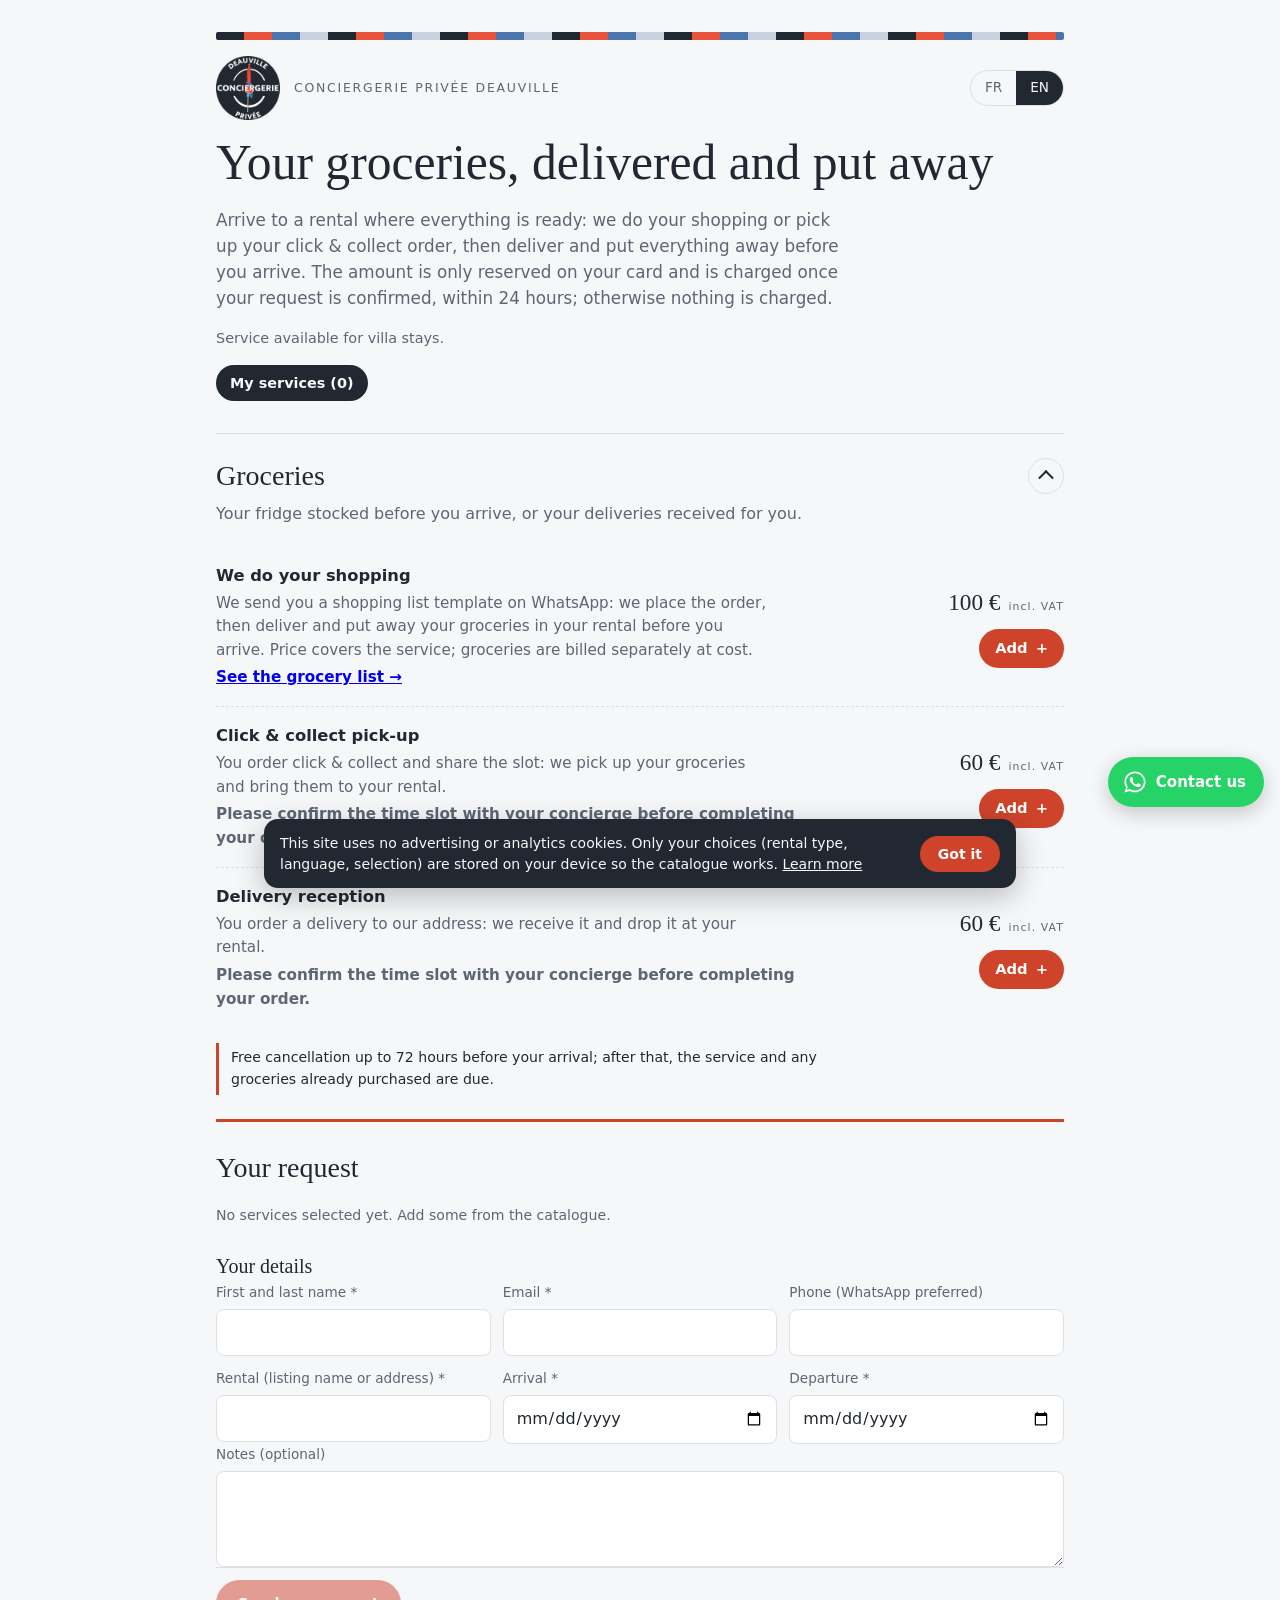
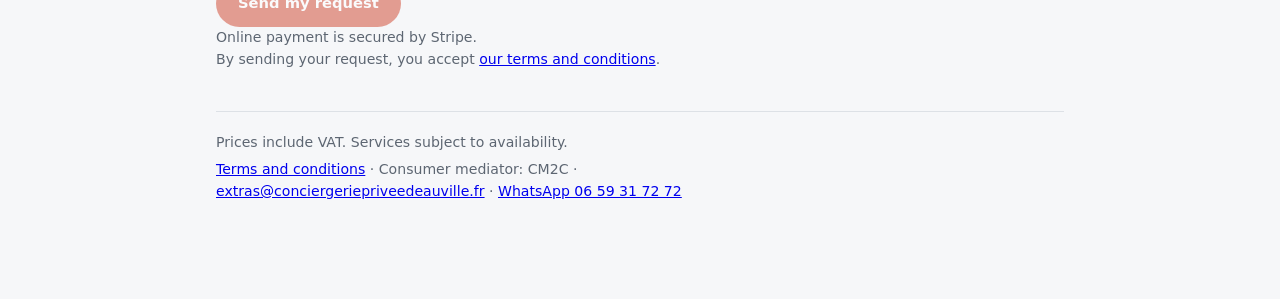
<file: courses/index.html>
<!doctype html>
<html lang="fr">
<head>
<meta charset="utf-8">
<meta name="viewport" content="width=device-width,initial-scale=1">
<link rel="icon" href="https://extras.conciergeriepriveedeauville.fr/favicon.ico" sizes="any">
<link rel="icon" type="image/png" sizes="32x32" href="https://extras.conciergeriepriveedeauville.fr/favicon-32.png">
<link rel="apple-touch-icon" href="https://extras.conciergeriepriveedeauville.fr/apple-touch-icon.png">
<title>Courses – Conciergerie Privée Deauville</title>
<meta name="robots" content="noindex">
<meta name="description" content="Courses, ménage, linge, arrivée anticipée, départ tardif, équipement bébé, petits-déjeuners, chef privé et vélos : réservez vos extras de séjour à Deauville.">
<style>html,body{margin:0;background:#f6f7f9}

/* Layout : colonne unique de lecture, sections séparées par une rayure de parasol */
.cpd{--sea:#222831;--sea-deep:#222831;--accent:#d0432b;--accent-deep:#b0361f;--blue:#4a76ad;--ink:#222831;--muted:#5d6672;--line:#dde1e6;--paper:#f6f7f9;--card:#ffffff;--on-accent:#ffffff;--stripe-a:#222831;--stripe-b:#e9533b;--stripe-c:#4a76ad;--stripe-d:#c9d2de;
 --display:"Iowan Old Style","Palatino Linotype",Palatino,Georgia,serif;--body:system-ui,-apple-system,"Segoe UI",Roboto,"Helvetica Neue",Arial,sans-serif;
 font-family:var(--body);color:var(--ink);line-height:1.55;font-size:16px}
.cpd *{box-sizing:border-box}
.cpd [lang="en"]{display:none}
.cpd.is-en [lang="en"]{display:inline}.cpd.is-en [lang="fr"]{display:none}
.cpd .wrap{max-width:880px;margin:0 auto;padding-block:32px 56px;padding-left:max(16px,env(safe-area-inset-left,0px));padding-right:max(16px,env(safe-area-inset-right,0px));display:flex;flex-direction:column;gap:0}
.cpd .top{margin-bottom:32px}
.cpd .foot{margin-top:8px}
.cpd .top{display:flex;flex-direction:column;gap:16px}
.cpd .stripes{height:8px;border-radius:2px;background:repeating-linear-gradient(90deg,var(--stripe-a) 0 28px,var(--stripe-b) 28px 56px,var(--stripe-c) 56px 84px,var(--stripe-d) 84px 112px)}
.cpd .brandrow{display:flex;justify-content:space-between;align-items:center;gap:12px;flex-wrap:wrap}
.cpd .eyebrow{font-size:.78rem;letter-spacing:.14em;text-transform:uppercase;color:var(--muted);margin:0}
.cpd .lang{display:inline-flex;border:1px solid var(--line);border-radius:999px;overflow:hidden}
.cpd .lang button{font:inherit;font-size:.85rem;padding:6px 14px;border:0;background:transparent;color:var(--muted);cursor:pointer}
.cpd .lang button[aria-pressed="true"]{background:var(--ink);color:var(--paper)}
.cpd .lang button:focus-visible,.cpd a:focus-visible{outline:2px solid var(--stripe-b);outline-offset:2px}
.cpd h1{font-family:var(--display);font-weight:400;font-size:clamp(2rem,6vw,3.1rem);line-height:1.1;margin:0;color:var(--sea-deep);text-wrap:balance}
.cpd .lede{margin:0;max-width:60ch;color:var(--muted);font-size:1.05rem}
.cpd nav.jump{display:flex;flex-wrap:wrap;gap:8px}
.cpd nav.jump a{font-size:.9rem;text-decoration:none;color:var(--ink);border:1px solid var(--line);padding:6px 12px;border-radius:999px}
.cpd nav.jump a:hover{border-color:var(--accent);color:var(--accent-deep)}
.cpd .block{scroll-margin-top:16px;border-top:1px solid var(--line)}
.cpd .block-body{display:flex;flex-direction:column;gap:16px;padding-bottom:24px}
.cpd .block-photo{display:block;width:100%;aspect-ratio:16/7;object-fit:cover;border-radius:10px;margin-bottom:16px}
.cpd summary.block-head{list-style:none;cursor:pointer;display:flex;align-items:flex-start;justify-content:space-between;gap:16px;padding:20px 0}
.cpd summary.block-head::-webkit-details-marker{display:none}
.cpd .head-text{display:flex;flex-direction:column;gap:4px;min-width:0}
.cpd .chev{flex:none;width:36px;height:36px;border-radius:999px;border:1px solid var(--line);position:relative;margin-top:4px}
.cpd .chev::before{content:"";position:absolute;left:50%;top:45%;width:9px;height:9px;border-right:2px solid var(--ink);border-bottom:2px solid var(--ink);transform:translate(-50%,-50%) rotate(45deg);transition:transform .2s}
.cpd details[open] .chev::before{transform:translate(-50%,-25%) rotate(-135deg)}
.cpd summary.block-head:hover .chev{border-color:var(--accent)}
.cpd summary.block-head:focus-visible{outline:2px solid var(--stripe-b);outline-offset:4px;border-radius:6px}
.cpd .toggle-all{align-self:flex-start;font:inherit;font-size:.85rem;background:none;border:0;padding:0;color:var(--muted);text-decoration:underline;cursor:pointer}

.cpd h2{font-family:var(--display);font-weight:400;font-size:1.75rem;margin:0;color:var(--sea-deep)}
.cpd .block-head p{margin:0;color:var(--muted);max-width:62ch}
.cpd h3{font-size:1.02rem;margin:0;font-weight:600}
.cpd h3.sub{font-family:var(--display);font-weight:400;font-size:1.25rem;color:var(--sea-deep);margin-top:8px}
.cpd .items{list-style:none;margin:0;padding:0;display:flex;flex-direction:column;gap:0}
.cpd .item{display:grid;grid-template-columns:minmax(0,1fr) auto;gap:16px 24px;align-items:center;padding:16px 0;border-bottom:1px dashed var(--line)}
.cpd .item:last-child{border-bottom:0}
.cpd .item-text{min-width:0;display:flex;flex-direction:column;gap:4px}
.cpd .item-text p{margin:0;color:var(--muted);font-size:.95rem;max-width:58ch}
.cpd .item-buy{display:flex;flex-direction:column;align-items:flex-end;gap:8px}
.cpd .price{margin:0;display:flex;align-items:baseline;gap:4px;font-variant-numeric:tabular-nums;white-space:nowrap}
.cpd .amount{font-family:var(--display);font-size:1.45rem;color:var(--sea-deep)}
.cpd .unit{color:var(--muted);font-size:.9rem}
.cpd .ttc{font-size:.68rem;letter-spacing:.1em;color:var(--muted);margin-left:4px}
.cpd .book{display:inline-flex;align-items:center;gap:8px;text-decoration:none;background:var(--accent);color:var(--on-accent);padding:8px 16px;border-radius:999px;font-size:.92rem;font-weight:600;white-space:nowrap}
.cpd .book:hover{background:var(--accent-deep)}
.cpd .table-wrap{overflow-x:auto;border:1px solid var(--line);border-radius:10px;background:var(--card)}
.cpd table.grid{border-collapse:collapse;width:100%;font-size:.95rem}
.cpd .grid th,.cpd .grid td{padding:12px 14px;text-align:left;border-bottom:1px solid var(--line);vertical-align:middle}
.cpd .grid tbody tr:last-child th,.cpd .grid tbody tr:last-child td{border-bottom:0}
.cpd .grid thead th{font-size:.75rem;letter-spacing:.08em;text-transform:uppercase;color:var(--muted);font-weight:600;white-space:nowrap}
.cpd .grid tbody th{font-weight:600;white-space:nowrap}
.cpd .grid .num{text-align:right;font-variant-numeric:tabular-nums;white-space:nowrap}
.cpd .grid .book{padding:6px 12px;font-size:.85rem}
.cpd .pill{display:inline-block;text-decoration:none;color:var(--accent-deep);border:1px solid var(--line);border-radius:999px;padding:5px 10px;font-weight:600}
.cpd .pill:hover{background:var(--accent);color:var(--on-accent);border-color:var(--accent)}
.cpd .tiers thead th{white-space:normal;vertical-align:bottom}.cpd .tiers td.num{text-align:center}.cpd .tiers thead th.num{text-align:center;white-space:normal}
.cpd .intro{margin:0;max-width:64ch;font-size:1rem;color:var(--ink)}
.cpd .grid td.free strong{display:block;color:var(--ink)}
.cpd .grid td.free{color:var(--muted);font-size:.85rem;white-space:normal;text-align:center}
.cpd .rowsub{display:block;font-weight:400;font-size:.8rem;color:var(--muted)}
.cpd .brand{display:flex;align-items:center;gap:14px}
.cpd .brand img{width:64px;height:64px;flex:none}
.cpd .mas-form{display:flex;flex-wrap:wrap;gap:12px 16px}
.cpd .field{display:flex;flex-direction:column;gap:6px;flex:1 1 200px;min-width:0;font-size:.85rem;color:var(--muted)}
.cpd .date-chips{list-style:none;margin:0;padding:0;display:flex;flex-wrap:wrap;gap:6px}
.cpd .date-chips li{display:inline-flex;align-items:center;gap:4px;background:var(--card);border:1px solid var(--line);border-radius:999px;padding:4px 6px 4px 12px;color:var(--ink);font-size:.9rem}
.cpd .date-chips button{border:0;background:none;color:var(--muted);font-size:1.1rem;line-height:1;cursor:pointer;padding:2px 6px;border-radius:999px}
.cpd .date-chips button:hover{color:var(--accent)}
.cpd .date-add{display:flex;flex-direction:column;gap:4px}
.cpd .field.dates .hint{margin:0;font-size:.8rem}
.cpd .field input,.cpd .field select{font:inherit;font-size:1rem;color:var(--ink);background:var(--card);border:1px solid var(--line);border-radius:8px;padding:10px 12px;width:100%}
.cpd .field input:focus-visible,.cpd .field select:focus-visible{outline:2px solid var(--accent);outline-offset:1px}
.cpd .mas-pill[aria-disabled="true"]{opacity:.45;cursor:not-allowed}
.cpd .hint.warn{color:var(--accent-deep);font-weight:600}
.cpd .policy{margin:0;font-size:.88rem;color:var(--ink);border-left:3px solid var(--accent);padding:4px 0 4px 12px;max-width:68ch}
.cpd .hint{margin:0;font-size:.88rem;color:var(--muted)}
.cpd .foot{border-top:1px solid var(--line);padding-top:20px;color:var(--muted);font-size:.88rem;display:flex;flex-direction:column;gap:6px}
.cpd .foot p{margin:0;max-width:70ch}
.cpd button.book{border:0;cursor:pointer;font:inherit;font-size:.92rem;font-weight:600}
.cpd button.pill{background:var(--card);cursor:pointer;font:inherit;font-size:.95rem}
.cpd .added{background:#2f7d4f!important;color:#fff!important;border-color:#2f7d4f!important}
.cpd .top-actions{display:flex;flex-wrap:wrap;gap:16px;align-items:center}
.cpd .sel-btn{font:inherit;font-size:.9rem;font-weight:600;background:var(--ink);color:var(--paper);border:0;border-radius:999px;padding:7px 14px;cursor:pointer}
.cpd .checkout{border-top:3px solid var(--accent);padding:24px 0 32px;display:flex;flex-direction:column;gap:16px;scroll-margin-top:12px}
.cpd .lines{list-style:none;margin:0;padding:0;display:flex;flex-direction:column;gap:12px}
.cpd .line{background:var(--card);border:1px solid var(--line);border-radius:10px;padding:14px;display:flex;flex-direction:column;gap:12px}
.cpd .line-head{display:flex;justify-content:space-between;gap:12px;align-items:flex-start}
.cpd .line-head strong{display:block}
.cpd .line-price{color:var(--muted);font-size:.88rem}
.cpd .rm{font:inherit;font-size:1.3rem;line-height:1;width:32px;height:32px;border-radius:999px;border:1px solid var(--line);background:transparent;cursor:pointer;color:var(--muted);flex:none}
.cpd .qty{display:flex;align-items:center;gap:10px;font-size:.9rem;color:var(--muted)}
.cpd .qty button{width:32px;height:32px;border-radius:999px;border:1px solid var(--line);background:var(--paper);font:inherit;font-size:1.1rem;cursor:pointer;color:var(--ink)}
.cpd .qty output{min-width:2ch;text-align:center;font-weight:600;color:var(--ink)}
.cpd .qty .sub{margin-left:auto;color:var(--ink);font-weight:600}
.cpd .line-fields,.cpd .grid2{display:grid;grid-template-columns:repeat(auto-fit,minmax(220px,1fr));gap:12px}
.cpd .field textarea{font:inherit;font-size:1rem;color:var(--ink);background:var(--card);border:1px solid var(--line);border-radius:8px;padding:10px 12px;width:100%;resize:vertical}
.cpd .pay{grid-column:1/-1;border:1px solid var(--line);border-radius:8px;padding:10px 12px;margin:0;display:flex;flex-direction:column;gap:6px;font-size:.92rem}
.cpd .pay legend{font-size:.85rem;color:var(--muted);padding:0 4px}
.cpd .totals{display:flex;flex-direction:column;gap:4px;border-top:1px solid var(--line);padding-top:12px}
.cpd .totals div{display:flex;justify-content:space-between;font-size:1rem}
.cpd .submit{align-self:flex-start;padding:12px 22px;font-size:1rem}
.cpd .submit:disabled{opacity:.5;cursor:not-allowed}
.cpd .cpd-msg{margin:0;font-size:.95rem}.cpd .cpd-msg.warn{color:var(--accent-deep);font-weight:600}.cpd .cpd-msg.ok{color:#2f7d4f;font-weight:600}
.cpd .cart-bar{position:fixed;left:0;right:0;bottom:0;z-index:50;background:var(--ink);color:var(--paper);display:flex;justify-content:space-between;align-items:center;gap:12px;padding:12px max(16px,env(safe-area-inset-left,0px));padding-bottom:max(12px,env(safe-area-inset-bottom,0px))}
.cpd .cart-bar[hidden]{display:none}
.cpd .cart-bar #cpd-bar-txt{font-weight:600;white-space:nowrap}
.cpd .wrap{padding-bottom:96px}
.cpd:not([data-ptype]) .needs-type{display:none!important}
.cpd:not([data-ptype]) nav.jump a{opacity:.4;pointer-events:none;cursor:default}
.cpd .min{margin:4px 0 0;font-size:.88rem;font-weight:600;color:var(--accent-deep)}
.cpd .example{border:1px solid var(--line);border-radius:10px;background:var(--card);padding:0 16px}
.cpd .example summary{cursor:pointer;padding:12px 0;font-weight:600}
.cpd .example-body{padding-bottom:12px}
.cpd .example h4{margin:12px 0 4px;font-size:.8rem;letter-spacing:.1em;text-transform:uppercase;color:var(--muted)}
.cpd .menu-list{margin:0;padding-left:18px;display:flex;flex-direction:column;gap:4px}
.cpd .chef-cta{display:flex;flex-direction:column;gap:10px;align-items:flex-start}
.cpd[data-ptype="app"] [data-only]:not([data-only~="app"]),.cpd[data-ptype="mai"] [data-only]:not([data-only~="mai"]),.cpd[data-ptype="vil"] [data-only]:not([data-only~="vil"]){display:none}
.cpd .ptype{display:flex;flex-direction:column;gap:10px}
.cpd .ptype-q{margin:0;font-weight:600}
.cpd .ptype-btns{display:flex;flex-wrap:wrap;gap:8px}
.cpd .ptype-btns button{font:inherit;font-size:.95rem;padding:10px 18px;border-radius:999px;border:1px solid var(--line);background:var(--card);color:var(--ink);cursor:pointer}
.cpd .ptype-btns button:hover{border-color:var(--accent)}
.cpd .ptype-btns button[aria-pressed="true"]{background:var(--ink);color:var(--paper);border-color:var(--ink)}
.cpd[data-ptype] .ptype{gap:6px}.cpd[data-ptype] .ptype-q{font-weight:400;color:var(--muted);font-size:.9rem}.cpd[data-ptype] .ptype-btns button{padding:6px 14px;font-size:.88rem}
.cpd .ptype-fixed{margin:0;font-size:.9rem;color:var(--muted)}
@media (max-width:560px){.cpd .item{grid-template-columns:1fr}.cpd .item-buy{flex-direction:row;justify-content:space-between;align-items:center}}
@media (prefers-reduced-motion:reduce){.cpd *{transition:none!important}}
.cpd{background:var(--paper)}
.cpd details.block:not(#courses),.cpd nav.jump,.cpd #cpd-all{display:none}</style>
</head>
<body>
<div class="cpd" id="cpd" data-ptype="vil" data-fixed="1">
<div class="wrap">
<div class="top">
<div class="stripes" aria-hidden="true"></div>
<div class="brandrow"><div class="brand"><img src="[data-uri]" alt="Logo Conciergerie Privée Deauville" width="64" height="64"><p class="eyebrow">Conciergerie Privée Deauville</p></div>
<div class="lang" role="group" aria-label="Langue / Language"><button type="button" id="cpd-fr" aria-pressed="true">FR</button><button type="button" id="cpd-en" aria-pressed="false">EN</button></div></div>
<h1><span lang="fr">Vos courses, livrées et rangées</span><span lang="en">Your groceries, delivered and put away</span></h1>
<p class="lede"><span lang="fr">Arrivez dans un logement où tout est prêt : nous faisons vos courses ou récupérons votre drive, puis livrons et rangeons tout avant votre arrivée. Le montant est seulement réservé sur votre carte et n&#x27;est débité qu&#x27;une fois votre demande confirmée, sous 24h ; sinon, rien n&#x27;est débité.</span><span lang="en">Arrive to a rental where everything is ready: we do your shopping or pick up your click & collect order, then deliver and put everything away before you arrive. The amount is only reserved on your card and is charged once your request is confirmed, within 24 hours; otherwise nothing is charged.</span></p>
<p class="ptype-fixed"><span lang="fr">Service proposé pour les séjours en villa.</span><span lang="en">Service available for villa stays.</span></p>
<nav class="jump" aria-label="Sections"><a href="#horaires"><span lang="fr">Arrivée &amp; départ</span><span lang="en">Early arrival &amp; late departure</span></a><a href="#menage"><span lang="fr">Ménage &amp; linge</span><span lang="en">Cleaning &amp; linen</span></a><a href="#bebe"><span lang="fr">Équipement bébé</span><span lang="en">Baby equipment</span></a><a href="#pdj"><span lang="fr">Petits-déjeuners</span><span lang="en">Breakfast</span></a><a href="#chef"><span lang="fr">Chef privé à domicile</span><span lang="en">Private chef at home</span></a><a href="#velos"><span lang="fr">Location de vélos</span><span lang="en">Bike rental</span></a><a href="#courses" data-only="vil"><span lang="fr">Courses</span><span lang="en">Groceries</span></a></nav>
<div class="top-actions needs-type"><button type="button" class="sel-btn open-co"><span lang="fr">Mes services</span><span lang="en">My services</span> (<span data-count>0</span>)</button><button type="button" class="toggle-all" id="cpd-all"><span lang="fr">Tout afficher</span><span lang="en">Show all</span></button></div>
</div>
<details id="horaires" class="block needs-type"><summary class="block-head"><span class="head-text"><h2><span lang="fr">Arrivée &amp; départ</span><span lang="en">Early arrival &amp; late departure</span></h2><p><span lang="fr">Profitez de chaque instant de votre séjour.</span><span lang="en">Make the most of every moment of your stay.</span></p></span><span class="chev" aria-hidden="true"></span></summary><div class="block-body"><p class="intro"><span lang="fr">Arriver plus tôt pour poser vos valises et filer à la plage, ou prolonger une dernière matinée avant de reprendre la route : nos arrivées anticipées et départs tardifs vous offrent jusqu&#x27;à 5 heures de plus dans votre logement, avant l&#x27;heure d&#x27;arrivée prévue ou après l&#x27;heure de départ prévue.</span><span lang="en">Arrive early to drop your bags and head straight to the beach, or enjoy one last morning before hitting the road: our early arrivals and late departures give you up to 5 extra hours in your rental, before your scheduled check-in or after your scheduled check-out.</span></p>
<p class="intro"><span lang="fr">Indiquez la date et l&#x27;heure souhaitées : nous revenons vers vous sous 24h pour vous confirmer la disponibilité. Si ce n&#x27;est pas possible, rien n&#x27;est débité.</span><span lang="en">Tell us the date and time you would like: we get back to you within 24 hours to confirm availability. If it is not possible, nothing is charged.</span></p>
<div class="table-wrap" data-only="app"><table class="grid tiers">
<thead><tr><th scope="col"><span lang="fr">Appartement</span><span lang="en">Apartment</span></th><th scope="col" class="num"><span lang="fr">Arrivée anticipée</span><span lang="en">Early arrival</span></th><th scope="col" class="num"><span lang="fr">Départ tardif</span><span lang="en">Late departure</span></th></tr></thead>
<tbody>
<tr><th scope="row"><span lang="fr">Jusqu&#x27;à 1h</span><span lang="en">Up to 1 hr</span></th><td class="free"><strong><span lang="fr">Offert</span><span lang="en">Free</span></strong> <span lang="fr">Contactez votre concierge pour l&#x27;organiser.</span><span lang="en">Contact your concierge to arrange it.</span></td><td class="free"><strong><span lang="fr">Offert</span><span lang="en">Free</span></strong> <span lang="fr">Contactez votre concierge pour l&#x27;organiser.</span><span lang="en">Contact your concierge to arrange it.</span></td></tr>
<tr><th scope="row"><span lang="fr">De 1h à 3h</span><span lang="en">1 to 3 hrs</span></th><td class="num"><button type="button" class="pill" data-add="VOY-EARLY-APP-3H">30 €</button></td><td class="num"><button type="button" class="pill" data-add="VOY-LATE-APP-3H">30 €</button></td></tr>
<tr><th scope="row"><span lang="fr">De 3h à 5h</span><span lang="en">3 to 5 hrs</span></th><td class="num"><button type="button" class="pill" data-add="VOY-EARLY-APP-5H">50 €</button></td><td class="num"><button type="button" class="pill" data-add="VOY-LATE-APP-5H">50 €</button></td></tr>
</tbody></table></div><div class="table-wrap" data-only="mai"><table class="grid tiers">
<thead><tr><th scope="col"><span lang="fr">Maison</span><span lang="en">House</span></th><th scope="col" class="num"><span lang="fr">Arrivée anticipée</span><span lang="en">Early arrival</span></th><th scope="col" class="num"><span lang="fr">Départ tardif</span><span lang="en">Late departure</span></th></tr></thead>
<tbody>
<tr><th scope="row"><span lang="fr">Jusqu&#x27;à 1h</span><span lang="en">Up to 1 hr</span></th><td class="free"><strong><span lang="fr">Offert</span><span lang="en">Free</span></strong> <span lang="fr">Contactez votre concierge pour l&#x27;organiser.</span><span lang="en">Contact your concierge to arrange it.</span></td><td class="free"><strong><span lang="fr">Offert</span><span lang="en">Free</span></strong> <span lang="fr">Contactez votre concierge pour l&#x27;organiser.</span><span lang="en">Contact your concierge to arrange it.</span></td></tr>
<tr><th scope="row"><span lang="fr">De 1h à 3h</span><span lang="en">1 to 3 hrs</span></th><td class="num"><button type="button" class="pill" data-add="VOY-EARLY-MAI-3H">50 €</button></td><td class="num"><button type="button" class="pill" data-add="VOY-LATE-MAI-3H">50 €</button></td></tr>
<tr><th scope="row"><span lang="fr">De 3h à 5h</span><span lang="en">3 to 5 hrs</span></th><td class="num"><button type="button" class="pill" data-add="VOY-EARLY-MAI-5H">90 €</button></td><td class="num"><button type="button" class="pill" data-add="VOY-LATE-MAI-5H">90 €</button></td></tr>
</tbody></table></div><div class="table-wrap" data-only="vil"><table class="grid tiers">
<thead><tr><th scope="col"><span lang="fr">Villa</span><span lang="en">Villa</span></th><th scope="col" class="num"><span lang="fr">Arrivée anticipée</span><span lang="en">Early arrival</span></th><th scope="col" class="num"><span lang="fr">Départ tardif</span><span lang="en">Late departure</span></th></tr></thead>
<tbody>
<tr><th scope="row"><span lang="fr">Jusqu&#x27;à 1h</span><span lang="en">Up to 1 hr</span></th><td class="free"><strong><span lang="fr">Offert</span><span lang="en">Free</span></strong> <span lang="fr">Contactez votre concierge pour l&#x27;organiser.</span><span lang="en">Contact your concierge to arrange it.</span></td><td class="free"><strong><span lang="fr">Offert</span><span lang="en">Free</span></strong> <span lang="fr">Contactez votre concierge pour l&#x27;organiser.</span><span lang="en">Contact your concierge to arrange it.</span></td></tr>
<tr><th scope="row"><span lang="fr">De 1h à 3h</span><span lang="en">1 to 3 hrs</span></th><td class="num"><button type="button" class="pill" data-add="VOY-EARLY-VIL-3H">100 €</button></td><td class="num"><button type="button" class="pill" data-add="VOY-LATE-VIL-3H">100 €</button></td></tr>
<tr><th scope="row"><span lang="fr">De 3h à 5h</span><span lang="en">3 to 5 hrs</span></th><td class="num"><button type="button" class="pill" data-add="VOY-EARLY-VIL-5H">180 €</button></td><td class="num"><button type="button" class="pill" data-add="VOY-LATE-VIL-5H">180 €</button></td></tr>
</tbody></table></div><p class="hint"><span lang="fr">Sélectionnez l&#x27;option souhaitée pour l&#x27;ajouter à vos services.</span><span lang="en">Select an option to add it to your services.</span></p><p class="policy"><span lang="fr">À réserver au plus tard 48h avant. Annulation gratuite jusqu&#x27;à 48h avant ; passé ce délai, le service reste dû.</span><span lang="en">Book at least 48 hours ahead. Free cancellation up to 48 hours before; after that, the service is due.</span></p></div></details><details id="menage" class="block needs-type"><summary class="block-head"><span class="head-text"><h2><span lang="fr">Ménage &amp; linge</span><span lang="en">Cleaning &amp; linen</span></h2><p><span lang="fr">Un logement impeccable et du linge frais pendant votre séjour.</span><span lang="en">A spotless home and fresh linen during your stay.</span></p></span><span class="chev" aria-hidden="true"></span></summary><div class="block-body"><ul class="items"><li class="item" data-only="app mai">
  <div class="item-text"><h3><span lang="fr">Ménage en cours de séjour</span><span lang="en">Mid-stay cleaning</span></h3><p><span lang="fr">Un coup de frais en cours de séjour : nous nettoyons la salle de bain, la cuisine et les pièces de vie, et refaisons les lits. Choisissez le jour souhaité : nous vous confirmons notre passage et intervenons dans la journée, même en votre absence. Facturé à l&#x27;heure.</span><span lang="en">A refresh during your stay: we clean the bathroom, kitchen and living areas, and remake the beds. Choose the day you would like: we confirm our visit and come by during the day, even if you are out. Charged by the hour.</span></p><p class="min"><span data-only="app"><span lang="fr">2h minimum en appartement.</span><span lang="en">2 hrs minimum for apartments.</span></span><span data-only="mai"><span lang="fr">3h minimum en maison.</span><span lang="en">3 hrs minimum for houses.</span></span></p></div>
  <div class="item-buy"><p class="price"><span class="amount">30 €</span><span class="unit"><span lang="fr"> / heure</span><span lang="en"> / hour</span></span><span class="ttc"><span lang="fr">TTC</span><span lang="en">incl. VAT</span></span></p><button type="button" class="book" data-add="VOY-MEN"><span lang="fr">Ajouter</span><span lang="en">Add</span><span aria-hidden="true">+</span></button></div>
</li><li class="item" data-only="vil">
  <div class="item-text"><h3><span lang="fr">Ménage en cours de séjour</span><span lang="en">Mid-stay cleaning</span></h3><p><span lang="fr">Un coup de frais en cours de séjour : nous nettoyons la salle de bain, la cuisine et les pièces de vie, et refaisons les lits. Choisissez le jour souhaité : nous vous confirmons notre passage et intervenons dans la journée, même en votre absence. Facturé à l&#x27;heure.</span><span lang="en">A refresh during your stay: we clean the bathroom, kitchen and living areas, and remake the beds. Choose the day you would like: we confirm our visit and come by during the day, even if you are out. Charged by the hour.</span></p><p class="min"><span lang="fr">3h minimum en villa.</span><span lang="en">3 hrs minimum for villas.</span></p></div>
  <div class="item-buy"><p class="price"><span class="amount">36 €</span><span class="unit"><span lang="fr"> / heure</span><span lang="en"> / hour</span></span><span class="ttc"><span lang="fr">TTC</span><span lang="en">incl. VAT</span></span></p><button type="button" class="book" data-add="VOY-MEN-VIL"><span lang="fr">Ajouter</span><span lang="en">Add</span><span aria-hidden="true">+</span></button></div>
</li><li class="item">
  <div class="item-text"><h3><span lang="fr">Linge supplémentaire – livré</span><span lang="en">Extra linen – delivered</span></h3><p><span lang="fr">Parure complète de linge : drap, housse de couette, taies d&#x27;oreiller et serviettes de toilette, livrée dans votre logement.</span><span lang="en">Full linen set: sheet, duvet cover, pillowcases and towels, delivered to your rental.</span></p></div>
  <div class="item-buy"><p class="price"><span class="amount">30 €</span><span class="unit"><span lang="fr"> / parure</span><span lang="en"> / set</span></span><span class="ttc"><span lang="fr">TTC</span><span lang="en">incl. VAT</span></span></p><button type="button" class="book" data-add="VOY-LIN-L"><span lang="fr">Ajouter</span><span lang="en">Add</span><span aria-hidden="true">+</span></button></div>
</li><li class="item">
  <div class="item-text"><h3><span lang="fr">Linge supplémentaire – livré et installé</span><span lang="en">Extra linen – delivered and fitted</span></h3><p><span lang="fr">Parure complète de linge livrée et installée : les lits sont faits et les serviettes changées.</span><span lang="en">Full linen set delivered and fitted: beds are made and towels changed.</span></p></div>
  <div class="item-buy"><p class="price"><span class="amount">35 €</span><span class="unit"><span lang="fr"> / parure</span><span lang="en"> / set</span></span><span class="ttc"><span lang="fr">TTC</span><span lang="en">incl. VAT</span></span></p><button type="button" class="book" data-add="VOY-LIN-LI"><span lang="fr">Ajouter</span><span lang="en">Add</span><span aria-hidden="true">+</span></button></div>
</li></ul><p class="policy"><span lang="fr">À réserver au moins 72h à l&#x27;avance. Annulation gratuite jusqu&#x27;à 72h avant ; passé ce délai, le service reste dû.</span><span lang="en">Book at least 72 hours ahead. Free cancellation up to 72 hours before; after that, the service is due.</span></p></div></details><details id="bebe" class="block needs-type"><summary class="block-head"><span class="head-text"><h2><span lang="fr">Équipement bébé</span><span lang="en">Baby equipment</span></h2><p><span lang="fr">Le nécessaire pour voyager léger avec les tout-petits, installé dans le logement pour tout le séjour.</span><span lang="en">Travel light with little ones: equipment set up in your rental for your whole stay.</span></p></span><span class="chev" aria-hidden="true"></span></summary><div class="block-body"><ul class="items"><li class="item">
  <div class="item-text"><h3><span lang="fr">Lit parapluie</span><span lang="en">Travel cot</span></h3><p><span lang="fr">Lit parapluie mis à disposition pour toute la durée du séjour, fourni avec un drap plat (sans matelas).</span><span lang="en">Travel cot provided for your whole stay, with a flat sheet (no mattress).</span></p></div>
  <div class="item-buy"><p class="price"><span class="amount">30 €</span><span class="unit"><span lang="fr"> / séjour</span><span lang="en"> / stay</span></span><span class="ttc"><span lang="fr">TTC</span><span lang="en">incl. VAT</span></span></p><button type="button" class="book" data-add="BEBE-LIT"><span lang="fr">Ajouter</span><span lang="en">Add</span><span aria-hidden="true">+</span></button></div>
</li><li class="item">
  <div class="item-text"><h3><span lang="fr">Chaise haute</span><span lang="en">High chair</span></h3><p><span lang="fr">Chaise haute mise à disposition pour toute la durée du séjour.</span><span lang="en">High chair provided for your whole stay.</span></p></div>
  <div class="item-buy"><p class="price"><span class="amount">20 €</span><span class="unit"><span lang="fr"> / séjour</span><span lang="en"> / stay</span></span><span class="ttc"><span lang="fr">TTC</span><span lang="en">incl. VAT</span></span></p><button type="button" class="book" data-add="BEBE-CHAISE"><span lang="fr">Ajouter</span><span lang="en">Add</span><span aria-hidden="true">+</span></button></div>
</li></ul><p class="policy"><span lang="fr">Toute perte ou dégradation est refacturée au coût de réparation ou de remplacement.</span><span lang="en">Any loss or damage is charged at repair or replacement cost.</span></p></div></details><details id="pdj" class="block needs-type"><summary class="block-head"><span class="head-text"><h2><span lang="fr">Petits-déjeuners</span><span lang="en">Breakfast</span></h2><p><span lang="fr">Des produits frais livrés chez vous, à partir de 8h. Prix par personne, pour un jour.</span><span lang="en">Fresh produce delivered to your door, from 8am. Price per person, for one day.</span></p></span><span class="chev" aria-hidden="true"></span></summary><div class="block-body"><ul class="items"><li class="item">
  <div class="item-text"><h3><span lang="fr">Petit-déjeuner livré</span><span lang="en">Breakfast delivered</span></h3><p><span lang="fr">Viennoiseries du jour, fruits frais et jus de fruits frais, accompagnés de beurre, de confitures et de boissons chaudes, livrés dans votre logement.</span><span lang="en">Fresh pastries of the day, fresh fruit and fresh juice, with butter, jams and hot drinks, delivered to your rental.</span></p></div>
  <div class="item-buy"><p class="price"><span class="amount">20 €</span><span class="unit"><span lang="fr"> / personne</span><span lang="en"> / person</span></span><span class="ttc"><span lang="fr">TTC</span><span lang="en">incl. VAT</span></span></p><button type="button" class="book" data-add="VOY-PDJ-LIV"><span lang="fr">Ajouter</span><span lang="en">Add</span><span aria-hidden="true">+</span></button></div>
</li><li class="item" data-only="vil">
  <div class="item-text"><h3><span lang="fr">Petit-déjeuner servi à table</span><span lang="en">Breakfast served at your table</span></h3><p><span lang="fr">Servi à table dans votre logement : yaourt ou fromage blanc, fruits frais, ficelle et viennoiseries du jour, beurre et confiture. Jus d&#x27;orange pressé, café, lait, thé ou chocolat chaud.</span><span lang="en">Served at your table in your rental: yoghurt or fromage blanc, fresh fruit, baguette and pastries of the day, butter and jam. Fresh orange juice, coffee, milk, tea or hot chocolate.</span></p></div>
  <div class="item-buy"><p class="price"><span class="amount">35 €</span><span class="unit"><span lang="fr"> / personne</span><span lang="en"> / person</span></span><span class="ttc"><span lang="fr">TTC</span><span lang="en">incl. VAT</span></span></p><button type="button" class="book" data-add="VOY-PDJ-TABLE"><span lang="fr">Ajouter</span><span lang="en">Add</span><span aria-hidden="true">+</span></button></div>
</li></ul><p class="policy"><span lang="fr">Une réservation = un jour : pour plusieurs jours, ajoutez un petit-déjeuner par jour ou contactez-nous. Avant 8h, sur demande, selon nos disponibilités. À réserver au moins 72h à l&#x27;avance ; annulation gratuite jusqu&#x27;à 72h avant.</span><span lang="en">One booking = one day: for several days, add one breakfast per day or contact us. Before 8am on request, subject to availability. Book at least 72 hours ahead; free cancellation up to 72 hours before.</span></p></div></details><details id="chef" class="block needs-type"><summary class="block-head"><span class="head-text"><h2><span lang="fr">Chef privé à domicile</span><span lang="en">Private chef at home</span></h2><p><span lang="fr">Un chef cuisine pour vous dans votre logement, le temps d&#x27;un dîner ou de plusieurs jours, sur devis.</span><span lang="en">A chef cooks for you in your rental, for one dinner or several days, on quote.</span></p></span><span class="chev" aria-hidden="true"></span></summary><div class="block-body"><p class="intro"><span lang="fr">Un chef vient cuisiner chez vous et sert un dîner privatif dans votre logement : vous recevez sans vous occuper de rien. Deux formules au choix.</span><span lang="en">A chef comes to cook at your rental and serves a private dinner: you host without lifting a finger. Two options to choose from.</span></p>
<ul class="items">
<li class="item"><div class="item-text"><h3><span lang="fr">Le menu du chef</span><span lang="en">The chef&#x27;s menu</span></h3><p><span lang="fr">Le chef compose un menu de saison en 3, 4 ou 5 temps, à partir de produits frais.</span><span lang="en">The chef creates a seasonal menu in 3, 4 or 5 courses, with fresh produce.</span></p></div></li>
<li class="item"><div class="item-text"><h3><span lang="fr">Le chef sur mesure</span><span lang="en">The bespoke chef</span></h3><p><span lang="fr">Le chef est à votre disposition à la demi-journée, à la journée ou à la semaine. Nous construisons les menus avec lui, selon vos envies, vos goûts et vos contraintes alimentaires.</span><span lang="en">The chef is at your disposal for half a day, a day or a week. We build the menus with the chef around your wishes, tastes and dietary needs.</span></p></div></li>
</ul>
<h3 class="sub"><span lang="fr">Tarifs indicatifs</span><span lang="en">Indicative prices</span></h3>
<div class="table-wrap"><table class="grid tiers"><thead><tr><th scope="col"><span lang="fr">Menu du chef</span><span lang="en">Chef&#x27;s menu</span><span class="rowsub"><span lang="fr">à partir de 8 personnes</span><span lang="en">from 8 guests</span></span></th><th scope="col" class="num"><span lang="fr">Par personne</span><span lang="en">Per person</span></th></tr></thead><tbody><tr><th scope="row"><span lang="fr">Menu en 3 temps</span><span lang="en">Menu – 3 courses</span><span class="rowsub"><span lang="fr">entrée, plat, dessert</span><span lang="en">starter, main, dessert</span></span></th><td class="num">80 €</td></tr><tr><th scope="row"><span lang="fr">Menu en 4 temps</span><span lang="en">Menu – 4 courses</span><span class="rowsub"><span lang="fr">entrée, plat, fromage, dessert</span><span lang="en">starter, main, cheese, dessert</span></span></th><td class="num">100 €</td></tr><tr><th scope="row"><span lang="fr">Menu en 5 temps</span><span lang="en">Menu – 5 courses</span><span class="rowsub"><span lang="fr">entrée, poisson, viande, fromage, dessert</span><span lang="en">starter, fish, meat, cheese, dessert</span></span></th><td class="num">120 €</td></tr></tbody></table></div>
<div class="table-wrap"><table class="grid tiers"><thead><tr><th scope="col"><span lang="fr">Chef sur mesure</span><span lang="en">Bespoke chef</span></th><th scope="col" class="num"><span lang="fr">Tarif</span><span lang="en">Price</span></th></tr></thead><tbody><tr><th scope="row"><span lang="fr">Demi-journée</span><span lang="en">Half day</span></th><td class="num">450 €</td></tr><tr><th scope="row"><span lang="fr">Journée</span><span lang="en">Full day</span></th><td class="num">700 €</td></tr><tr><th scope="row"><span lang="fr">Semaine</span><span lang="en">Week</span></th><td class="num">4 000 €</td></tr></tbody></table></div>
<details class="example"><summary><span lang="fr">Exemple : menu automne-hiver</span><span lang="en">Example: autumn-winter menu</span></summary><div class="example-body"><p class="hint"><span lang="fr">Le menu évolue au fil des saisons. Vous choisissez vos plats parmi la carte du moment.</span><span lang="en">The menu changes with the seasons. You choose your dishes from the current menu.</span></p><h4><span lang="fr">Entrées</span><span lang="en">Starters</span></h4><ul class="menu-list"><li><span lang="fr">Crème de champignons sauvages, œuf bio, guanciale &amp; vieux Comté (option végétarienne possible)</span><span lang="en">Wild mushroom cream, organic egg, guanciale &amp; aged Comté (vegetarian option available)</span></li><li><span lang="fr">Noix de Saint-Jacques rôties, velouté de panais à la vanille &amp; crumble de châtaignes</span><span lang="en">Roasted scallops, vanilla parsnip velouté &amp; chestnut crumble</span></li><li><span lang="fr">Bar de ligne façon gravlax, pickles de betterave, concombre &amp; condiment au raifort</span><span lang="en">Line-caught sea bass gravlax, beetroot pickles, cucumber &amp; horseradish</span></li></ul><h4><span lang="fr">Plats</span><span lang="en">Mains</span></h4><ul class="menu-list"><li><span lang="fr">Cabillaud cuit au beurre noisette, céleri onctueux au lait de laurier &amp; couteaux au naturel</span><span lang="en">Cod in brown butter, creamy celeriac with bay leaf milk &amp; razor clams</span></li><li><span lang="fr">Pêche du moment, esprit chaudrée, raviole à l&#x27;encre de seiche</span><span lang="en">Catch of the day, chowder style, squid ink ravioli</span></li><li><span lang="fr">Canard de la Ferme de la Houssaye façon pot-au-feu, petits navets &amp; bouillon au gingembre (option végétarienne possible)</span><span lang="en">Ferme de la Houssaye duck pot-au-feu style, baby turnips &amp; ginger broth (vegetarian option available)</span></li><li><span lang="fr">Épaule d&#x27;agneau confite aux épices douces, risotto d&#x27;épeautre, butternut &amp; tomme de brebis</span><span lang="en">Slow-cooked lamb shoulder with sweet spices, spelt risotto, butternut &amp; sheep&#x27;s cheese</span></li></ul><h4><span lang="fr">Desserts</span><span lang="en">Desserts</span></h4><ul class="menu-list"><li><span lang="fr">Gâteau moelleux aux noisettes, cassis confit &amp; crème infusée au foin</span><span lang="en">Soft hazelnut cake, candied blackcurrant &amp; hay-infused cream</span></li><li><span lang="fr">Tarte croustillante au chocolat, ganache onctueuse &amp; gianduja au sésame</span><span lang="en">Crisp chocolate tart, smooth ganache &amp; sesame gianduja</span></li><li><span lang="fr">Panna cotta aux agrumes, tuile au poivre Sichuan &amp; crémeux citron vert-passion</span><span lang="en">Citrus panna cotta, Sichuan pepper tuile &amp; lime-passion fruit cream</span></li></ul></div></details>
<div class="chef-cta"><p class="hint"><span lang="fr">Ajoutez la demande à vos services, puis indiquez la date, le nombre de convives, la formule et vos envies : nous revenons vers vous avec un devis personnalisé. Aucun paiement à cette étape.</span><span lang="en">Add the request to your services, then tell us the date, number of guests, option and wishes: we get back to you with a tailored quote. No payment at this stage.</span></p><button type="button" class="book" data-add="CHEF-DEVIS"><span lang="fr">Demander un devis</span><span lang="en">Request a quote</span><span aria-hidden="true">+</span></button></div><p class="policy"><span lang="fr">Tarifs indicatifs TTC : le prix définitif figure sur le devis. Menu du chef à partir de 8 personnes. Option végétarienne possible.</span><span lang="en">Indicative prices incl. VAT: the final price is on the quote. Chef&#x27;s menu from 8 guests. Vegetarian option available.</span></p></div></details><details id="velos" class="block needs-type"><summary class="block-head"><span class="head-text"><h2><span lang="fr">Location de vélos</span><span lang="en">Bike rental</span></h2><p><span lang="fr">Vélos de notre partenaire local, livrés et récupérés à votre logement, casque et antivol fournis. Prix par vélo.</span><span lang="en">Bikes from our local partner, delivered to and collected from your rental, helmet and lock provided. Price per bike.</span></p></span><span class="chev" aria-hidden="true"></span></summary><div class="block-body"><p class="hint"><span lang="fr">Touchez un prix pour ajouter un vélo pour cette durée.</span><span lang="en">Tap a price to add a bike for that duration.</span></p>
<div class="table-wrap"><table class="grid bikes"><thead><tr><th scope="col"><span lang="fr">Location</span><span lang="en">Rental</span></th><th scope="col" class="num"><span lang="fr">24h</span><span lang="en">24h</span></th><th scope="col" class="num"><span lang="fr">3 jours</span><span lang="en">3 days</span></th><th scope="col" class="num"><span lang="fr">4 jours</span><span lang="en">4 days</span></th><th scope="col" class="num"><span lang="fr">5 jours</span><span lang="en">5 days</span></th><th scope="col" class="num"><span lang="fr">6 jours</span><span lang="en">6 days</span></th><th scope="col" class="num"><span lang="fr">7 jours</span><span lang="en">7 days</span></th></tr></thead><tbody><tr><th scope="row"><span lang="fr">Vélo classique</span><span lang="en">Classic bike</span></th><td class="num"><button type="button" class="pill" data-add="VELO-CLA-STD-24H">33 €</button></td><td class="num"><button type="button" class="pill" data-add="VELO-CLA-STD-3J">55,50 €</button></td><td class="num"><button type="button" class="pill" data-add="VELO-CLA-STD-4J">63 €</button></td><td class="num"><button type="button" class="pill" data-add="VELO-CLA-STD-5J">67,50 €</button></td><td class="num"><button type="button" class="pill" data-add="VELO-CLA-STD-6J">75,60 €</button></td><td class="num"><button type="button" class="pill" data-add="VELO-CLA-STD-7J">87,75 €</button></td></tr><tr><th scope="row"><span lang="fr">Vélo électrique</span><span lang="en">E-bike</span></th><td class="num"><button type="button" class="pill" data-add="VELO-ELEC-STD-24H">70,50 €</button></td><td class="num"><button type="button" class="pill" data-add="VELO-ELEC-STD-3J">138 €</button></td><td class="num"><button type="button" class="pill" data-add="VELO-ELEC-STD-4J">172,50 €</button></td><td class="num"><button type="button" class="pill" data-add="VELO-ELEC-STD-5J">189 €</button></td><td class="num"><button type="button" class="pill" data-add="VELO-ELEC-STD-6J">214,65 €</button></td><td class="num"><button type="button" class="pill" data-add="VELO-ELEC-STD-7J">256,50 €</button></td></tr></tbody></table></div><h3 class="sub"><span lang="fr">Enfants</span><span lang="en">Kids</span></h3><ul class="items"><li class="item">
  <div class="item-text"><h3><span lang="fr">Vélo enfant</span><span lang="en">Kids&#x27; bike</span></h3><p><span lang="fr">7-8 ans ou 9-12 ans, casque inclus. Prix par vélo et par jour.</span><span lang="en">Ages 7-8 or 9-12, helmet included. Price per bike per day.</span></p></div>
  <div class="item-buy"><p class="price"><span class="amount">33 €</span><span class="unit"><span lang="fr"> / jour</span><span lang="en"> / day</span></span><span class="ttc"><span lang="fr">TTC</span><span lang="en">incl. VAT</span></span></p><button type="button" class="book" data-add="VELO-ENF-JOUR"><span lang="fr">Ajouter</span><span lang="en">Add</span><span aria-hidden="true">+</span></button></div>
</li><li class="item">
  <div class="item-text"><h3><span lang="fr">Remorque enfant – à la journée</span><span lang="en">Child trailer – per day</span></h3><p><span lang="fr">De 1 à 4 jours. Prix par jour.</span><span lang="en">1 to 4 days. Price per day.</span></p></div>
  <div class="item-buy"><p class="price"><span class="amount">15 €</span><span class="unit"><span lang="fr"> / jour</span><span lang="en"> / day</span></span><span class="ttc"><span lang="fr">TTC</span><span lang="en">incl. VAT</span></span></p><button type="button" class="book" data-add="REM-ENF-JOUR"><span lang="fr">Ajouter</span><span lang="en">Add</span><span aria-hidden="true">+</span></button></div>
</li><li class="item">
  <div class="item-text"><h3><span lang="fr">Remorque enfant – forfait 5 à 7 jours</span><span lang="en">Child trailer – 5 to 7 days</span></h3><p><span lang="fr">Forfait par remorque pour un séjour de 5 à 7 jours.</span><span lang="en">Flat rate per trailer for 5 to 7 days.</span></p></div>
  <div class="item-buy"><p class="price"><span class="amount">70 €</span><span class="ttc"><span lang="fr">TTC</span><span lang="en">incl. VAT</span></span></p><button type="button" class="book" data-add="REM-ENF-SEM"><span lang="fr">Ajouter</span><span lang="en">Add</span><span aria-hidden="true">+</span></button></div>
</li></ul><p class="policy"><span lang="fr">Annulation gratuite jusqu&#x27;à 72h avant le début de la location ; passé ce délai, la location reste due. Toute perte, vol ou dégradation est refacturé au coût de réparation ou de remplacement.</span><span lang="en">Free cancellation up to 72 hours before the rental starts; after that, the rental is due. Any loss, theft or damage is charged at repair or replacement cost.</span></p></div></details><details id="courses" class="block needs-type" data-only="vil" open><summary class="block-head"><span class="head-text"><h2><span lang="fr">Courses</span><span lang="en">Groceries</span></h2><p><span lang="fr">Votre réfrigérateur rempli avant votre arrivée, ou vos commandes réceptionnées pour vous.</span><span lang="en">Your fridge stocked before you arrive, or your deliveries received for you.</span></p></span><span class="chev" aria-hidden="true"></span></summary><div class="block-body"><ul class="items"><li class="item" data-only="vil">
  <div class="item-text"><h3><span lang="fr">Nous faisons vos courses</span><span lang="en">We do your shopping</span></h3><p><span lang="fr">Nous vous envoyons sur WhatsApp un modèle de liste à compléter : nous passons commande, puis livrons et rangeons vos courses dans le logement avant votre arrivée. Le prix couvre le service ; le montant des courses est facturé à part, au ticket.</span><span lang="en">We send you a shopping list template on WhatsApp: we place the order, then deliver and put away your groceries in your rental before you arrive. Price covers the service; groceries are billed separately at cost.</span></p><p class="min"><a href="https://extras.conciergeriepriveedeauville.fr/courses/liste/" target="_blank" rel="noopener"><span lang="fr">Découvrir la liste de courses</span><span lang="en">See the grocery list</span> →</a></p></div>
  <div class="item-buy"><p class="price"><span class="amount">100 €</span><span class="ttc"><span lang="fr">TTC</span><span lang="en">incl. VAT</span></span></p><button type="button" class="book" data-add="VOY-COUR-1"><span lang="fr">Ajouter</span><span lang="en">Add</span><span aria-hidden="true">+</span></button></div>
</li><li class="item" data-only="vil">
  <div class="item-text"><h3><span lang="fr">Récupération de votre drive</span><span lang="en">Click &amp; collect pick-up</span></h3><p><span lang="fr">Vous commandez en drive et nous indiquez le créneau : nous récupérons vos courses et les livrons dans le logement.</span><span lang="en">You order click &amp; collect and share the slot: we pick up your groceries and bring them to your rental.</span></p><p class="min"><span lang="fr">Créneau à valider avec votre concierge avant de finaliser la commande.</span><span lang="en">Please confirm the time slot with your concierge before completing your order.</span></p></div>
  <div class="item-buy"><p class="price"><span class="amount">60 €</span><span class="ttc"><span lang="fr">TTC</span><span lang="en">incl. VAT</span></span></p><button type="button" class="book" data-add="VOY-COUR-2"><span lang="fr">Ajouter</span><span lang="en">Add</span><span aria-hidden="true">+</span></button></div>
</li><li class="item" data-only="vil">
  <div class="item-text"><h3><span lang="fr">Réception de votre livraison</span><span lang="en">Delivery reception</span></h3><p><span lang="fr">Vous commandez une livraison à nos coordonnées : nous la réceptionnons et la déposons dans le logement.</span><span lang="en">You order a delivery to our address: we receive it and drop it at your rental.</span></p><p class="min"><span lang="fr">Créneau à valider avec votre concierge avant de finaliser la commande.</span><span lang="en">Please confirm the time slot with your concierge before completing your order.</span></p></div>
  <div class="item-buy"><p class="price"><span class="amount">60 €</span><span class="ttc"><span lang="fr">TTC</span><span lang="en">incl. VAT</span></span></p><button type="button" class="book" data-add="VOY-COUR-3"><span lang="fr">Ajouter</span><span lang="en">Add</span><span aria-hidden="true">+</span></button></div>
</li></ul><p class="policy"><span lang="fr">Annulation gratuite jusqu&#x27;à 72h avant votre arrivée ; passé ce délai, le service et les courses déjà achetées restent dus.</span><span lang="en">Free cancellation up to 72 hours before your arrival; after that, the service and any groceries already purchased are due.</span></p></div></details>
<section id="cpd-checkout" class="checkout needs-type" hidden aria-labelledby="co-title">
<h2 id="co-title"><span lang="fr">Votre demande</span><span lang="en">Your request</span></h2>
<ul class="lines" id="cpd-lines"></ul>
<form id="cpd-form" novalidate>
<h3 class="sub"><span lang="fr">Vos coordonnées</span><span lang="en">Your details</span></h3>
<div class="grid2">
<label class="field" for="g-nom"><span><span lang="fr">Prénom et nom *</span><span lang="en">First and last name *</span></span><input id="g-nom" autocomplete="name"></label>
<label class="field" for="g-email"><span><span lang="fr">E-mail *</span><span lang="en">Email *</span></span><input id="g-email" type="email" autocomplete="email"></label>
<label class="field" for="g-tel"><span><span lang="fr">Téléphone (WhatsApp de préférence)</span><span lang="en">Phone (WhatsApp preferred)</span><span id="g-tel-req" hidden> *</span></span><input id="g-tel" type="tel" autocomplete="tel"></label>
<label class="field" for="g-logement"><span><span lang="fr">Logement (nom de l&#x27;annonce ou adresse) *</span><span lang="en">Rental (listing name or address) *</span></span><input id="g-logement"></label>
<label class="field" for="g-arrivee"><span><span lang="fr">Arrivée *</span><span lang="en">Arrival *</span></span><input id="g-arrivee" type="date"></label>
<label class="field" for="g-depart"><span><span lang="fr">Départ *</span><span lang="en">Departure *</span></span><input id="g-depart" type="date"></label>
</div>
<label class="field" for="g-notes"><span><span lang="fr">Remarques (facultatif)</span><span lang="en">Notes (optional)</span></span><textarea id="g-notes" rows="3"></textarea></label>
<div class="totals" id="cpd-total"></div>
<button type="submit" class="book submit" id="cpd-submit" disabled><span lang="fr">Envoyer ma demande</span><span lang="en">Send my request</span></button>
<p class="cpd-msg" id="cpd-msg" role="status" aria-live="polite"></p>
<p class="hint"><span lang="fr">Le paiement en ligne est sécurisé par Stripe.</span><span lang="en">Online payment is secured by Stripe.</span></p>
<p class="hint"><span lang="fr">En envoyant votre demande, vous acceptez <a href="https://extras.conciergeriepriveedeauville.fr/cgv.html" target="_blank" rel="noopener">nos CGV</a>.</span><span lang="en">By sending your request, you accept <a href="https://extras.conciergeriepriveedeauville.fr/cgv.html" target="_blank" rel="noopener">our terms and conditions</a>.</span></p>
</form>
</section>
<footer class="foot"><p><span lang="fr">Prix TTC. Services soumis à disponibilité.</span><span lang="en">Prices include VAT. Services subject to availability.</span></p><p><a href="https://extras.conciergeriepriveedeauville.fr/cgv.html" target="_blank" rel="noopener"><span lang="fr">Conditions générales de vente</span><span lang="en">Terms and conditions</span></a> · <span lang="fr">Médiateur de la consommation : CM2C</span><span lang="en">Consumer mediator: CM2C</span> · <a href="mailto:extras@conciergeriepriveedeauville.fr">extras@conciergeriepriveedeauville.fr</a> · <a href="https://wa.me/33659317272" target="_blank" rel="noopener">WhatsApp 06 59 31 72 72</a></p></footer>
</div>
<div class="cart-bar" id="cpd-bar" hidden><span id="cpd-bar-txt"></span><button type="button" class="book open-co"><span lang="fr">Valider ma demande</span><span lang="en">Review my request</span><span aria-hidden="true">→</span></button></div>
</div>
<script>
(function(){var r=document.getElementById("cpd"),PT={"app":1,"mai":1,"vil":1},AL={"appartement":"app","maison":"mai","villa":"vil","app":"app","mai":"mai","vil":"vil"};
function setT(p,keep){if(!PT[p])return;r.setAttribute("data-ptype",p);r.querySelectorAll("[data-ptype-btn]").forEach(function(b){b.setAttribute("aria-pressed",b.getAttribute("data-ptype-btn")===p)});if(keep){try{localStorage.setItem("cpd-ptype",p)}catch(e){}}document.dispatchEvent(new CustomEvent("cpd-ptype",{detail:p}))}
if(r.getAttribute("data-fixed")!=="1"){var q=null;try{q=AL[(new URLSearchParams(location.search).get("type")||"").toLowerCase()]}catch(e){}
var st=null;try{st=localStorage.getItem("cpd-ptype")}catch(e){}
if(q)setT(q,false);else if(PT[st])setT(st,false);
r.querySelectorAll("[data-ptype-btn]").forEach(function(b){b.addEventListener("click",function(){setT(b.getAttribute("data-ptype-btn"),true)})})}})();
(function(){var r=document.getElementById("cpd"),fr=document.getElementById("cpd-fr"),en=document.getElementById("cpd-en");
function set(l){r.classList.toggle("is-en",l==="en");fr.setAttribute("aria-pressed",l==="fr");en.setAttribute("aria-pressed",l==="en");try{localStorage.setItem("cpd-lang",l)}catch(e){}}
fr.addEventListener("click",function(){set("fr")});en.addEventListener("click",function(){set("en")});
var l=null;try{l=localStorage.getItem("cpd-lang")}catch(e){}
if(!l){l=((navigator.language||"fr").slice(0,2)==="fr")?"fr":"en"}set(l);
var secsEl=r.querySelectorAll("details.block"),all=document.getElementById("cpd-all");
function openSec(id){var el=document.getElementById(id);if(el&&el.tagName==="DETAILS")el.open=true}
r.querySelectorAll('nav.jump a').forEach(function(a){a.addEventListener("click",function(){openSec(a.getAttribute("href").slice(1))},true)});
if(location.hash)openSec(location.hash.slice(1));
function allOpen(){return Array.prototype.every.call(secsEl,function(x){return x.open})}
function lblAll(){all.innerHTML=allOpen()?"<span lang=\"fr\">Tout replier</span><span lang=\"en\">Collapse all</span>":"<span lang=\"fr\">Tout afficher</span><span lang=\"en\">Show all</span>"}
all.addEventListener("click",function(){var o=!allOpen();secsEl.forEach(function(x){x.open=o});lblAll()});
secsEl.forEach(function(x){x.addEventListener("toggle",lblAll)});
var d=document.getElementById("mas-date"),ty=document.getElementById("mas-type"),hint=document.getElementById("mas-hint");
if(d){var n=new Date();n.setDate(n.getDate()+1);d.min=n.toISOString().slice(0,10);
function lab(){var en=r.classList.contains("is-en");Array.prototype.forEach.call(ty.options,function(o){o.textContent=en?o.dataset.en:o.dataset.fr})}
fr.addEventListener("click",lab);en.addEventListener("click",lab);lab();
function upd(){var ok=d.value&&ty.value;document.querySelectorAll(".mas-pill").forEach(function(a){a.setAttribute("aria-disabled",ok?"false":"true");a.href=ok?a.dataset.base+"?client_reference_id="+d.value+"_"+ty.value:a.dataset.base});if(ok)hint.classList.remove("warn")}
d.addEventListener("change",upd);ty.addEventListener("change",upd);upd();
document.querySelectorAll(".mas-pill").forEach(function(a){a.addEventListener("click",function(e){if(a.getAttribute("aria-disabled")==="true"){e.preventDefault();hint.classList.add("warn");(d.value?ty:d).focus()}})})}
})();
</script>
<script>
(function(){
var CFG={"VOY-COUR-1": {"p": "price_1UUYLFDzWN1GhqOZIsvrFv3Z", "c": 10000, "fr": "Courses – nous faisons vos courses", "en": "Groceries – we do your shopping", "g": "courses", "m": 1, "d": 1}, "VOY-COUR-2": {"p": "price_1UUYLPDzWN1GhqOZLnJtatr1", "c": 6000, "fr": "Courses – récupération de votre drive", "en": "Groceries – click & collect pick-up", "g": "courses", "m": 1, "d": 1}, "VOY-COUR-3": {"p": "price_1UUYLRDzWN1GhqOZ5TrISrMv", "c": 6000, "fr": "Courses – réception de votre livraison", "en": "Groceries – delivery reception", "g": "courses", "m": 1, "d": 1}, "VOY-MEN": {"p": "price_1UUYLVDzWN1GhqOZERCPowv8", "c": 3000, "fr": "Ménage supplémentaire en cours de séjour", "en": "Mid-stay cleaning", "g": "menage", "m": 10, "d": 1, "q": ["Heures", "Hours"], "u": ["heure", "hour"]}, "VOY-LIN-L": {"p": "price_1UUYLXDzWN1GhqOZpJK8q6ey", "c": 3000, "fr": "Kit linge supplémentaire – livraison", "en": "Extra linen – delivered", "g": "linge", "m": 10, "d": 1, "q": ["Parures", "Sets"], "u": ["parure", "set"]}, "VOY-LIN-LI": {"p": "price_1UUYLZDzWN1GhqOZXShFDE8B", "c": 3500, "fr": "Kit linge supplémentaire – livraison et installation", "en": "Extra linen – delivered and fitted", "g": "linge", "m": 10, "d": 1, "q": ["Parures", "Sets"], "u": ["parure", "set"]}, "VELO-CLA-STD-24H": {"p": "price_1UUYLqDzWN1GhqOZnd6BYved", "c": 3300, "fr": "Vélo classique – 24h", "en": "Classic bike – 24h", "g": "velos", "m": 10, "d": 1, "q": ["Vélos", "Bikes"], "u": ["vélo", "bike"]}, "VELO-CLA-STD-3J": {"p": "price_1UUYLsDzWN1GhqOZb3dmMHDB", "c": 5550, "fr": "Vélo classique – 3 jours", "en": "Classic bike – 3 days", "g": "velos", "m": 10, "d": 1, "q": ["Vélos", "Bikes"], "u": ["vélo", "bike"]}, "VELO-CLA-STD-4J": {"p": "price_1UUYLvDzWN1GhqOZodIyv7xa", "c": 6300, "fr": "Vélo classique – 4 jours", "en": "Classic bike – 4 days", "g": "velos", "m": 10, "d": 1, "q": ["Vélos", "Bikes"], "u": ["vélo", "bike"]}, "VELO-CLA-STD-5J": {"p": "price_1UUYLxDzWN1GhqOZvu5cndV2", "c": 6750, "fr": "Vélo classique – 5 jours", "en": "Classic bike – 5 days", "g": "velos", "m": 10, "d": 1, "q": ["Vélos", "Bikes"], "u": ["vélo", "bike"]}, "VELO-CLA-STD-6J": {"p": "price_1UUYLzDzWN1GhqOZuZLevf0a", "c": 7560, "fr": "Vélo classique – 6 jours", "en": "Classic bike – 6 days", "g": "velos", "m": 10, "d": 1, "q": ["Vélos", "Bikes"], "u": ["vélo", "bike"]}, "VELO-CLA-STD-7J": {"p": "price_1UUYM2DzWN1GhqOZLEVvu5vU", "c": 8775, "fr": "Vélo classique – semaine (7 jours)", "en": "Classic bike – week (7 days)", "g": "velos", "m": 10, "d": 1, "q": ["Vélos", "Bikes"], "u": ["vélo", "bike"]}, "VELO-ELEC-STD-24H": {"p": "price_1UUYM4DzWN1GhqOZHzUQhQIQ", "c": 7050, "fr": "Vélo électrique – 24h", "en": "E-bike – 24h", "g": "velos", "m": 10, "d": 1, "q": ["Vélos", "Bikes"], "u": ["vélo", "bike"]}, "VELO-ELEC-STD-3J": {"p": "price_1UUYM7DzWN1GhqOZxXaM6bG2", "c": 13800, "fr": "Vélo électrique – 3 jours", "en": "E-bike – 3 days", "g": "velos", "m": 10, "d": 1, "q": ["Vélos", "Bikes"], "u": ["vélo", "bike"]}, "VELO-ELEC-STD-4J": {"p": "price_1UUYMBDzWN1GhqOZParSzFAJ", "c": 17250, "fr": "Vélo électrique – 4 jours", "en": "E-bike – 4 days", "g": "velos", "m": 10, "d": 1, "q": ["Vélos", "Bikes"], "u": ["vélo", "bike"]}, "VELO-ELEC-STD-5J": {"p": "price_1UUYMEDzWN1GhqOZ1JfC1Mio", "c": 18900, "fr": "Vélo électrique – 5 jours", "en": "E-bike – 5 days", "g": "velos", "m": 10, "d": 1, "q": ["Vélos", "Bikes"], "u": ["vélo", "bike"]}, "VELO-ELEC-STD-6J": {"p": "price_1UUYMGDzWN1GhqOZBr1WlaGx", "c": 21465, "fr": "Vélo électrique – 6 jours", "en": "E-bike – 6 days", "g": "velos", "m": 10, "d": 1, "q": ["Vélos", "Bikes"], "u": ["vélo", "bike"]}, "VELO-ELEC-STD-7J": {"p": "price_1UUYMJDzWN1GhqOZK64Vt9qE", "c": 25650, "fr": "Vélo électrique – semaine (7 jours)", "en": "E-bike – week (7 days)", "g": "velos", "m": 10, "d": 1, "q": ["Vélos", "Bikes"], "u": ["vélo", "bike"]}, "VELO-ENF-JOUR": {"p": "price_1UUYMMDzWN1GhqOZAUIA7iGB", "c": 3300, "fr": "Vélo enfant – à la journée", "en": "Kids' bike – per day", "g": "velos", "m": 21, "d": 1, "q": ["Vélos × jours", "Bikes × days"], "u": ["vélo / jour", "bike / day"]}, "REM-ENF-JOUR": {"p": "price_1UUYMODzWN1GhqOZmPxArAiw", "c": 1500, "fr": "Remorque enfant – à la journée", "en": "Child trailer – per day", "g": "velos", "m": 4, "d": 1, "q": ["Jours", "Days"], "u": ["jour", "day"]}, "REM-ENF-SEM": {"p": "price_1UUYMRDzWN1GhqOZJfPBUAuQ", "c": 7000, "fr": "Remorque enfant – forfait 5 à 7 jours", "en": "Child trailer – 5 to 7 days", "g": "velos", "m": 3, "d": 1, "q": ["Remorques", "Trailers"]}, "VOY-PDJ-LIV": {"p": "price_1UadYKDzWN1GhqOZiEORPQxT", "c": 2000, "fr": "Petit-déjeuner livré", "en": "Breakfast delivered", "g": "pdj", "m": 20, "d": 2, "q": ["Personnes", "People"], "u": ["personne", "person"]}, "VOY-PDJ-TABLE": {"p": "price_1UadYLDzWN1GhqOZO8oCRkCs", "c": 3500, "fr": "Petit-déjeuner servi à table", "en": "Breakfast served at your table", "g": "pdj", "m": 20, "d": 2, "q": ["Personnes", "People"], "u": ["personne", "person"]}, "BEBE-LIT": {"p": "price_1UUvixDzWN1GhqOZyLLi0NKv", "c": 3000, "fr": "Lit parapluie – forfait séjour", "en": "Travel cot – whole stay", "g": "bebe", "m": 3, "d": 1, "q": ["Quantité", "Quantity"]}, "BEBE-CHAISE": {"p": "price_1UUvj1DzWN1GhqOZJcBFEtMj", "c": 2000, "fr": "Chaise haute – forfait séjour", "en": "High chair – whole stay", "g": "bebe", "m": 3, "d": 1, "q": ["Quantité", "Quantity"]}, "MAS-SOLO-60": {"p": "price_1UUuo2DzWN1GhqOZKkDSNn5w", "c": 12000, "fr": "Massage solo – 1h", "en": "Solo massage – 1 hr", "g": "massage", "m": 1, "d": 1}, "MAS-SOLO-90": {"p": "price_1UUuo5DzWN1GhqOZipo6bIEx", "c": 18000, "fr": "Massage solo – 1h30", "en": "Solo massage – 1 hr 30", "g": "massage", "m": 1, "d": 1}, "MAS-SOLO-120": {"p": "price_1UUuo8DzWN1GhqOZ1CtXO1xT", "c": 24000, "fr": "Massage solo – 2h", "en": "Solo massage – 2 hrs", "g": "massage", "m": 1, "d": 1}, "MAS-DUO-60": {"p": "price_1UUuoBDzWN1GhqOZNLP8tWBq", "c": 24000, "fr": "Massage duo – 1h", "en": "Duo massage – 1 hr", "g": "massage", "m": 1, "d": 1}, "MAS-DUO-90": {"p": "price_1UUuoEDzWN1GhqOZXaNyzfGd", "c": 36000, "fr": "Massage duo – 1h30", "en": "Duo massage – 1 hr 30", "g": "massage", "m": 1, "d": 1}, "MAS-DUO-120": {"p": "price_1UUuoHDzWN1GhqOZkX7255Fo", "c": 48000, "fr": "Massage duo – 2h", "en": "Duo massage – 2 hrs", "g": "massage", "m": 1, "d": 1}, "VOY-EARLY-APP-3H": {"p": "price_1UaBgSDzWN1GhqOZ0TLKyLNz", "c": 3000, "fr": "Arrivée anticipée – appartement – 1 à 3h avant", "en": "Early arrival – apartment – 1 to 3 hrs earlier", "g": "horaires", "m": 1, "d": 1}, "VOY-EARLY-APP-5H": {"p": "price_1UaBgUDzWN1GhqOZcFpzydbc", "c": 5000, "fr": "Arrivée anticipée – appartement – 3 à 5h avant", "en": "Early arrival – apartment – 3 to 5 hrs earlier", "g": "horaires", "m": 1, "d": 1}, "VOY-LATE-APP-3H": {"p": "price_1UaBgWDzWN1GhqOZ3vdNFB4r", "c": 3000, "fr": "Départ tardif – appartement – 1 à 3h après", "en": "Late departure – apartment – 1 to 3 hrs later", "g": "horaires", "m": 1, "d": 1}, "VOY-LATE-APP-5H": {"p": "price_1UaBgYDzWN1GhqOZvlN62QkO", "c": 5000, "fr": "Départ tardif – appartement – 3 à 5h après", "en": "Late departure – apartment – 3 to 5 hrs later", "g": "horaires", "m": 1, "d": 1}, "VOY-EARLY-MAI-3H": {"p": "price_1UaBgbDzWN1GhqOZw2uPRxuL", "c": 5000, "fr": "Arrivée anticipée – maison – 1 à 3h avant", "en": "Early arrival – house – 1 to 3 hrs earlier", "g": "horaires", "m": 1, "d": 1}, "VOY-EARLY-MAI-5H": {"p": "price_1UaBgdDzWN1GhqOZAh6TmKu6", "c": 9000, "fr": "Arrivée anticipée – maison – 3 à 5h avant", "en": "Early arrival – house – 3 to 5 hrs earlier", "g": "horaires", "m": 1, "d": 1}, "VOY-LATE-MAI-3H": {"p": "price_1UaBgfDzWN1GhqOZzM36YMI7", "c": 5000, "fr": "Départ tardif – maison – 1 à 3h après", "en": "Late departure – house – 1 to 3 hrs later", "g": "horaires", "m": 1, "d": 1}, "VOY-LATE-MAI-5H": {"p": "price_1UaBghDzWN1GhqOZklZL04Ff", "c": 9000, "fr": "Départ tardif – maison – 3 à 5h après", "en": "Late departure – house – 3 to 5 hrs later", "g": "horaires", "m": 1, "d": 1}, "VOY-EARLY-VIL-3H": {"p": "price_1UaBgjDzWN1GhqOZH7A18TiO", "c": 10000, "fr": "Arrivée anticipée – villa – 1 à 3h avant", "en": "Early arrival – villa – 1 to 3 hrs earlier", "g": "horaires", "m": 1, "d": 1}, "VOY-EARLY-VIL-5H": {"p": "price_1UaBglDzWN1GhqOZFsKpbeEr", "c": 18000, "fr": "Arrivée anticipée – villa – 3 à 5h avant", "en": "Early arrival – villa – 3 to 5 hrs earlier", "g": "horaires", "m": 1, "d": 1}, "VOY-LATE-VIL-3H": {"p": "price_1UaBgnDzWN1GhqOZUdxaa90d", "c": 10000, "fr": "Départ tardif – villa – 1 à 3h après", "en": "Late departure – villa – 1 to 3 hrs later", "g": "horaires", "m": 1, "d": 1}, "VOY-LATE-VIL-5H": {"p": "price_1UaBgpDzWN1GhqOZ4MmVXHvM", "c": 18000, "fr": "Départ tardif – villa – 3 à 5h après", "en": "Late departure – villa – 3 to 5 hrs later", "g": "horaires", "m": 1, "d": 1}, "VOY-MEN-VIL": {"p": "price_1UaY16DzWN1GhqOZooIx0vFi", "c": 3600, "fr": "Ménage en cours de séjour – villa", "en": "Mid-stay cleaning – villa", "g": "menage", "m": 10, "d": 3, "q": ["Heures", "Hours"], "u": ["heure", "hour"]}, "CHEF-DEVIS": {"p": "", "c": 0, "fr": "Chef privé à domicile – demande de devis", "en": "Private chef at home – quote request", "g": "chef", "m": 1, "d": 1}}, TYPES=[["relaxdouce", "Relaxant – pression douce", "Relaxing – gentle pressure"], ["relaxferme", "Relaxant – pression ferme", "Relaxing – firm pressure"], ["californien", "Californien", "Californian"], ["suedois", "Suédois – récupération sportive", "Swedish – sports recovery"], ["pierres", "Pierres chaudes", "Hot stones"], ["prenatal", "Femme enceinte", "Prenatal"], ["conseil", "Sur les conseils du praticien", "Practitioner's recommendation"]], ONLY={"VOY-EARLY-APP-3H": "app", "VOY-EARLY-APP-5H": "app", "VOY-EARLY-MAI-3H": "mai", "VOY-EARLY-MAI-5H": "mai", "VOY-EARLY-VIL-3H": "vil", "VOY-EARLY-VIL-5H": "vil", "VOY-LATE-APP-3H": "app", "VOY-LATE-APP-5H": "app", "VOY-LATE-MAI-3H": "mai", "VOY-LATE-MAI-5H": "mai", "VOY-LATE-VIL-3H": "vil", "VOY-LATE-VIL-5H": "vil", "VOY-PDJ-TABLE": "vil", "VOY-MEN": "app mai", "VOY-MEN-VIL": "vil", "VOY-COUR-1": "vil", "VOY-COUR-2": "vil", "VOY-COUR-3": "vil", "MAS-SOLO-60": "aucun", "MAS-SOLO-90": "aucun", "MAS-SOLO-120": "aucun", "MAS-DUO-60": "aucun", "MAS-DUO-90": "aucun", "MAS-DUO-120": "aucun"}, HOOK="https://hook.eu1.make.com/ckf3by5h69csx2gebwyy4df0nsmjfyjs";
var root=document.getElementById("cpd"); if(!root) return;
var inFrame=window.parent!==window;
var PTL={app:["Appartement","Apartment"],mai:["Maison","House"],vil:["Villa","Villa"]};
function pt(){return root.getAttribute("data-ptype")}
function allowed(ref){return !ONLY[ref]||ONLY[ref].split(" ").indexOf(pt())>=0}
var MINQ={"VOY-MEN":{app:2,mai:3},"VOY-MEN-VIL":{vil:3}};
function minq(ref){var m=MINQ[ref];return (m&&m[pt()])||1}
function isEn(){return root.classList.contains("is-en")}
function L(fr,en){return isEn()?en:fr}
function eur(c){var s=(c/100).toFixed(2).replace(".",",");return (s.slice(-3)===",00"?s.slice(0,-3):s).replace(/\B(?=(\d{3})+(?!\d))/g," ")+" €"}
function esc(s){return String(s==null?"":s).replace(/[&<>"]/g,function(c){return {"&":"&amp;","<":"&lt;",">":"&gt;",'"':"&quot;"}[c]})}
var CREN=[["matin","Matin (9h – 12h)","Morning (9am – 12pm)"],["aprem","Après-midi (14h – 18h)","Afternoon (2pm – 6pm)"],["soir","Soirée (18h – 20h)","Evening (6pm – 8pm)"]];
var HEURES=["8h00","8h30","9h00","9h30","10h00","10h30"].map(function(h){return [h,h,h]});
var F={
 horaires:[{k:"date",t:"date",fr:"Date",en:"Date",req:1},{k:"heure",t:"text",fr:"Heure souhaitée (ex. 13h)",en:"Preferred time (e.g. 1pm)",req:1}],
 menage:[{k:"dates",t:"dates",fr:"Date(s) souhaitée(s)",en:"Preferred date(s)",req:1}],
 linge:[{k:"date",t:"date",fr:"Date de livraison",en:"Delivery date",req:1},{k:"lits",t:"text",fr:"Taille(s) de lit (ex. 2 × 160, 1 × 90)",en:"Bed size(s) (e.g. 2 × 160, 1 × 90)",req:1}],
 bebe:[],
 massage:[{k:"date",t:"date",fr:"Date souhaitée",en:"Preferred date",req:1},{k:"creneau",t:"select",o:CREN,fr:"Moment de la journée",en:"Time of day",req:1},{k:"type",t:"select",o:TYPES,fr:"Type de massage",en:"Massage type",req:1},{k:"contre",t:"text",fr:"Contre-indications, grossesse, zones à éviter (facultatif)",en:"Contraindications, pregnancy, areas to avoid (optional)"},{k:"pay",t:"pay"}],
 pdj:[{k:"date",t:"date",fr:"Date du petit-déjeuner",en:"Breakfast date",req:1},{k:"heure",t:"select",o:HEURES,fr:"Heure souhaitée",en:"Preferred time",req:1}],
 velos:[{k:"debut",t:"datetime-local",fr:"Début de la location (date et heure)",en:"Rental start (date and time)",req:1}],
 chef:[{k:"date",t:"date",fr:"Date (premier jour pour la semaine)",en:"Date (first day for a week)",req:1},{k:"pers",t:"number",fr:"Nombre de convives (8 minimum pour le menu du chef)",en:"Number of guests (minimum 8 for the chef's menu)",req:1},{k:"formule",t:"select",o:[["chef3","Menu du chef – 3 temps","Chef's menu – 3 courses"],["chef4","Menu du chef – 4 temps","Chef's menu – 4 courses"],["chef5","Menu du chef – 5 temps","Chef's menu – 5 courses"],["demi","Chef sur mesure – demi-journée","Bespoke chef – half day"],["jour","Chef sur mesure – journée","Bespoke chef – full day"],["semaine","Chef sur mesure – semaine","Bespoke chef – week"]],fr:"Formule",en:"Option",req:1},{k:"envies",t:"textarea",fr:"Vos envies, allergies ou régimes particuliers",en:"Your wishes, allergies or dietary needs"}],
 courses:[{k:"date",t:"date",fr:"Date de livraison",en:"Delivery date",req:1},{k:"liste",t:"textarea",fr:"Précisions (créneau, numéro de commande…)",en:"Details (time slot, order number…)",not:["VOY-COUR-1"]}]
};
var cart=[];try{cart=JSON.parse(sessionStorage.getItem("cpd-cart")||"[]").filter(function(l){return CFG[l.ref]&&allowed(l.ref)})}catch(e){cart=[]}
var form={};try{form=JSON.parse(sessionStorage.getItem("cpd-form")||"{}")}catch(e){form={}}
function save(){try{sessionStorage.setItem("cpd-cart",JSON.stringify(cart));sessionStorage.setItem("cpd-form",JSON.stringify(form))}catch(e){}}
var uid=Date.now(),coVisible=false;
function add(ref){var c=CFG[ref];if(!c||!allowed(ref))return;cart.push({id:++uid,ref:ref,qty:Math.max(c.d||1,minq(ref)),f:{pay:"online"}});save();render();flash(ref)}
var bar=document.getElementById("cpd-bar"),barTxt=document.getElementById("cpd-bar-txt"),co=document.getElementById("cpd-checkout"),lines=document.getElementById("cpd-lines"),tot=document.getElementById("cpd-total"),msg=document.getElementById("cpd-msg");
function totals(){var on=0,dir=0,n=0;cart.forEach(function(l){var v=CFG[l.ref].c*l.qty*mult(l);n++;if(CFG[l.ref].g==="massage"&&l.f.pay==="praticien")dir+=v;else on+=v});return {on:on,dir:dir,n:n}}
function flash(ref){var b=root.querySelector('[data-add="'+ref+'"]');if(!b)return;b.classList.add("added");setTimeout(function(){b.classList.remove("added")},1200)}
function fieldHtml(l,fd){var v=l.f[fd.k]||"",id="f"+l.id+"_"+fd.k,lab=L(fd.fr,fd.en)+(fd.req?" *":"");
 if(fd.t==="dates"){var ds=dl(l);return '<div class="field dates"><span>'+esc(lab)+'</span>'+(ds.length?'<ul class="date-chips">'+ds.map(function(d){return '<li>'+fmtD(d)+'<button type="button" data-rmdate="'+l.id+'" data-v="'+d+'" aria-label="'+L("Retirer cette date","Remove this date")+'">×</button></li>'}).join("")+'</ul>':'')+'<div class="date-add"><span class="date-add-l">'+(ds.length?L("Ajouter une autre date","Add another date"):L("Choisir une date","Choose a date"))+'</span><input id="'+id+'" type="date" min="'+today()+'" data-dpick="'+l.id+'" aria-label="'+esc(L("Ajouter une date","Add a date"))+'"></div>'+(ds.length>1?'<p class="hint">'+L(ds.length+" interventions de "+l.qty+"h, soit "+(ds.length*l.qty)+"h au total.",ds.length+" visits of "+l.qty+" hrs, "+(ds.length*l.qty)+" hrs in total.")+'</p>':'<p class="hint">'+L("Vous pouvez ajouter plusieurs dates : le nombre d'heures s'applique à chaque intervention.","You can add several dates: the number of hours applies to each visit.")+'</p>')+'</div>'}
 if(fd.t==="pay")return '<fieldset class="pay"><legend>'+L("Règlement de ce massage","Payment for this massage")+'</legend><label><input type="radio" name="'+id+'" data-l="'+l.id+'" data-k="pay" value="online"'+(v!=="praticien"?" checked":"")+'> '+L("En ligne maintenant","Online now")+'</label><label><input type="radio" name="'+id+'" data-l="'+l.id+'" data-k="pay" value="praticien"'+(v==="praticien"?" checked":"")+'> '+L("Directement au praticien, le jour du massage","Directly to the therapist, on the day")+'</label></fieldset>';
 var inp;
 if(fd.t==="select")inp='<select id="'+id+'" data-l="'+l.id+'" data-k="'+fd.k+'"><option value="">'+L("Choisir…","Choose…")+'</option>'+fd.o.map(function(o){return '<option value="'+esc(o[0])+'"'+(o[0]===v?" selected":"")+'>'+esc(isEn()?o[2]:o[1])+'</option>'}).join("")+'</select>';
 else if(fd.t==="textarea")inp='<textarea id="'+id+'" rows="3" data-l="'+l.id+'" data-k="'+fd.k+'">'+esc(v)+'</textarea>';
 else inp='<input id="'+id+'" type="'+fd.t+'"'+(fd.t==='number'?' min="1" inputmode="numeric"':'')+' data-l="'+l.id+'" data-k="'+fd.k+'" value="'+esc(v)+'"'+(fd.t==="date"?' min="'+today()+'"':'')+'>';
 return '<label class="field" for="'+id+'"><span>'+esc(lab)+'</span>'+inp+'</label>'}
function dl(l){return (l.f.dates||"").split(",").filter(Boolean)}
function mult(l){return CFG[l.ref].g==="menage"?Math.max(1,dl(l).length):1}
function fsOf(l){return (F[CFG[l.ref].g]||[]).filter(function(fd){return !fd.not||fd.not.indexOf(l.ref)<0})}
function today(){var d=new Date();return d.toISOString().slice(0,10)}
function render(){
 var t=totals();
 bar.hidden=!t.n||inFrame||coVisible;
 var label=t.n?(t.n+" "+(t.n>1?L("services","services"):L("service","service"))+" · "+eur(t.on+t.dir)):"";
 barTxt.textContent=label;
 if(inFrame)window.parent.postMessage({cpdBar:{show:!!t.n&&!coVisible,text:label,cta:L("Valider ma demande","Review my request")}},"*");
 root.querySelectorAll("[data-count]").forEach(function(e){e.textContent=t.n});
 if(!t.n){lines.innerHTML='<p class="hint">'+L("Aucun service sélectionné pour le moment. Ajoutez-en depuis le catalogue.","No services selected yet. Add some from the catalogue.")+'</p>'}
 else lines.innerHTML=cart.map(function(l){var c=CFG[l.ref],fs=fsOf(l);
  return '<li class="line"><div class="line-head"><div><strong>'+esc(isEn()?c.en:c.fr)+'</strong><span class="line-price">'+(c.c?eur(c.c)+(c.u?' / '+esc(isEn()?c.u[1]:c.u[0]):''):L("Sur devis","On quote"))+'</span></div><button type="button" class="rm" data-rm="'+l.id+'" aria-label="'+L("Retirer","Remove")+'">×</button></div>'+
  (c.m>1?'<div class="qty"><span>'+esc(isEn()?(c.q?c.q[1]:"Quantity"):(c.q?c.q[0]:"Quantité"))+(minq(l.ref)>1?' ('+L('min. ','min. ')+minq(l.ref)+'h)':'')+'</span><button type="button" data-dq="'+l.id+'" data-d="-1" aria-label="−">−</button><output>'+l.qty+'</output><button type="button" data-dq="'+l.id+'" data-d="1" aria-label="+">+</button><span class="sub">'+(mult(l)>1?'× '+mult(l)+' = ':'')+eur(c.c*l.qty*mult(l))+'</span></div>':'')+
  (fs.length?'<div class="line-fields">'+fs.map(function(fd){return fieldHtml(l,fd)}).join("")+'</div>':'')+'</li>'}).join("");
 tot.innerHTML=t.n?('<div><span>'+L("À régler en ligne","To pay online")+'</span><strong>'+eur(t.on)+'</strong></div>'+(t.dir?'<div><span>'+L("À régler au praticien","To pay the therapist")+'</span><strong>'+eur(t.dir)+'</strong></div>':'')):"";
 var sb=document.getElementById("cpd-submit");sb.disabled=!t.n;
 sb.textContent=t.on?L("Valider et payer ","Confirm and pay ")+eur(t.on):L("Envoyer ma demande","Send my request");
 ["nom","email","tel","logement","arrivee","depart","notes"].forEach(function(k){var e=document.getElementById("g-"+k);if(e&&document.activeElement!==e)e.value=form[k]||""});
 var telReq=cart.some(function(l){return CFG[l.ref].g==="massage"});document.getElementById("g-tel-req").hidden=!telReq;
}
root.addEventListener("click",function(e){var a=e.target.closest("[data-add]");if(a){e.preventDefault();add(a.getAttribute("data-add"));return}
 var r=e.target.closest("[data-rm]");if(r){cart=cart.filter(function(l){return l.id!=r.getAttribute("data-rm")});save();render();return}
 var q=e.target.closest("[data-dq]");if(q){cart.forEach(function(l){if(l.id==q.getAttribute("data-dq")){var c=CFG[l.ref];l.qty=Math.max(minq(l.ref),Math.min(c.m||1,l.qty+(+q.getAttribute("data-d"))))}});save();render();return}
 var ad=e.target.closest("[data-adddate]");if(ad){var inp=root.querySelector('[data-dpick="'+ad.getAttribute("data-adddate")+'"]');if(!inp||!inp.value){if(inp)inp.focus();return}cart.forEach(function(l){if(l.id==ad.getAttribute("data-adddate")){var ds=dl(l);if(ds.indexOf(inp.value)<0)ds.push(inp.value);ds.sort();l.f.dates=ds.join(",")}});save();render();return}
 var rd=e.target.closest("[data-rmdate]");if(rd){cart.forEach(function(l){if(l.id==rd.getAttribute("data-rmdate")){l.f.dates=dl(l).filter(function(d){return d!==rd.getAttribute("data-v")}).join(",")}});save();render();return}
 if(e.target.closest(".open-co")){e.preventDefault();openCo()}
});
function onInput(e){var el=e.target;if(el.dataset&&el.dataset.dpick){if(e.type==="change"&&el.value){var v=el.value;cart.forEach(function(l){if(l.id==el.dataset.dpick){var ds=dl(l);if(ds.indexOf(v)<0)ds.push(v);ds.sort();l.f.dates=ds.join(",")}});save();render();var n=document.getElementById(el.id);if(n)n.focus()}return}if(el.dataset&&el.dataset.l){cart.forEach(function(l){if(l.id==el.dataset.l){l.f[el.dataset.k]=el.value}});save();if(el.dataset.k==="pay")render();return}
 if(el.id&&el.id.indexOf("g-")===0){form[el.id.slice(2)]=el.value;save()}}
root.addEventListener("input",onInput);root.addEventListener("change",onInput);
function openCo(){co.hidden=false;render();var top=co.getBoundingClientRect().top+window.scrollY;if(inFrame)window.parent.postMessage({cpdScroll:top},"*");else window.scrollTo({top:top-12,behavior:"smooth"})}
window.addEventListener("message",function(e){if(e.data&&e.data.cpdOpen)openCo()});
document.getElementById("cpd-fr").addEventListener("click",render);document.getElementById("cpd-en").addEventListener("click",render);
function fmtD(s){if(!s)return"";var p=s.split("T")[0].split("-");return p[2]+"/"+p[1]+"/"+p[0]+(s.indexOf("T")>0?" "+s.split("T")[1].replace(":","h"):"")}
function details(l){var c=CFG[l.ref],fs=fsOf(l),out=[];
 if(c.g==="menage"){var ds=dl(l);out.push("Heures par intervention : "+l.qty);if(ds.length>1)out.push("Interventions : "+ds.length+" (total "+(l.qty*ds.length)+"h)")}else if(c.m>1)out.push(L("Quantité","Quantity")+" : "+l.qty);
 fs.forEach(function(fd){var v=l.f[fd.k];if(!v||fd.t==="pay")return;if(fd.t==="date"||fd.t==="datetime-local")v=fmtD(v);if(fd.t==="dates")v=v.split(",").map(fmtD).join(", ");if(fd.t==="select"){fd.o.forEach(function(o){if(o[0]===v)v=o[1]})}out.push(fd.fr.replace(/ \(.*\)$/,"")+" : "+v)});
 return out.join(" – ")}
document.getElementById("cpd-form").addEventListener("submit",function(e){e.preventDefault();
 msg.className="cpd-msg";msg.textContent="";
 var bad=null;
 cart.forEach(function(l){fsOf(l).forEach(function(fd){if(fd.req&&!l.f[fd.k]&&!bad)bad=document.getElementById("f"+l.id+"_"+fd.k)})});
 var need=["nom","email","logement","arrivee","depart"];if(cart.some(function(l){return CFG[l.ref].g==="massage"}))need.push("tel");
 need.forEach(function(k){if(!bad&&!(form[k]||"").trim())bad=document.getElementById("g-"+k)});
 cart.forEach(function(l){if(!bad&&CFG[l.ref].g==="chef"&&+(l.f.pers||0)<(/^chef/.test(l.f.formule||"")?8:1))bad=document.getElementById("f"+l.id+"_pers")});
 var em=(form.email||"").trim();if(!bad&&!/^[^\s@]+@[^\s@]+\.[^\s@]{2,}$/.test(em))bad=document.getElementById("g-email");
 if(bad){msg.className="cpd-msg warn";msg.textContent=L("Merci de compléter les champs marqués d'un astérisque.","Please fill in the fields marked with an asterisk.");bad.focus();return}
 var groups={},online=[],direct=[];
 cart.forEach(function(l){var c=CFG[l.ref],d=details(l);
  if(c.g==="chef"){direct.push({ref:l.ref,label:c.fr,qty:1,total:0,details:d});return}
  if(c.g==="massage"&&l.f.pay==="praticien"){direct.push({ref:l.ref,label:c.fr,qty:l.qty,total:c.c*l.qty,details:d});return}
  if(!groups[l.ref]){groups[l.ref]={ref:l.ref,price:c.p,qty:0,details:[]};online.push(groups[l.ref])}
  groups[l.ref].qty+=l.qty*mult(l);groups[l.ref].details.push(d)});
 online.forEach(function(o){o.details=o.details.filter(Boolean).join(" | ")});
 var sejour=L("du ","from ")+fmtD(form.arrivee)+L(" au "," to ")+fmtD(form.depart);
 var recap=cart.map(function(l){var c=CFG[l.ref];return "• "+c.fr+" – "+(c.c?eur(c.c*l.qty*mult(l)):"sur devis")+(c.g==="massage"?(l.f.pay==="praticien"?" (à régler au praticien)":" (payé en ligne)"):"")+"\n   "+details(l)}).join("\n");
 var t=totals();
 var p=pt(),tb=PTL[p]?PTL[p][0]:"";if(tb)recap="Type de bien : "+tb+"\n"+recap;
 var payload={type_bien:tb,lang:isEn()?"en":"fr",nom:form.nom.trim(),email:em,tel:(form.tel||"").trim(),logement:form.logement.trim(),sejour:sejour,notes:(form.notes||"").trim(),items_online:online,items_direct:direct,total_online:t.on,total_direct:t.dir,recap:recap};
 var sb=document.getElementById("cpd-submit");sb.disabled=true;sb.textContent=L("Envoi en cours…","Sending…");
 var body=new URLSearchParams();body.set("data",JSON.stringify(payload));
 fetch(HOOK,{method:"POST",body:body}).then(function(r){return r.text()}).then(function(txt){var res={};try{res=JSON.parse(txt)}catch(x){}
  if(res.url&&/^https:\/\/checkout\.stripe\.com\//.test(res.url)){
   msg.className="cpd-msg ok";msg.innerHTML=L("Votre demande est prête. ","Your request is ready. ")+'<a class="book" target="_top" href="'+esc(res.url)+'">'+L("Payer maintenant","Pay now")+' →</a>';
   if(inFrame)window.parent.postMessage({cpdRedirect:res.url},"*");else window.location.href=res.url;return}
  if(res.ok){cart=[];save();render();msg.className="cpd-msg ok";msg.textContent=L("Merci ! Votre demande est bien envoyée. Nous revenons vers vous sous 24h pour la confirmer.","Thank you! Your request has been sent. We will get back to you within 24 hours to confirm it.");return}
  throw new Error("bad")}).catch(function(){sb.disabled=false;render();msg.className="cpd-msg warn";msg.innerHTML=L("Désolé, l'envoi n'a pas abouti. Réessayez dans un instant ou écrivez-nous à ","Sorry, something went wrong. Please try again or email us at ")+'<a href="mailto:extras@conciergeriepriveedeauville.fr">extras@conciergeriepriveedeauville.fr</a>.'});
});
if(window.IntersectionObserver)new IntersectionObserver(function(en){coVisible=!co.hidden&&en[0].isIntersecting;var t=totals();bar.hidden=!t.n||inFrame||coVisible;if(inFrame)window.parent.postMessage({cpdBar:{show:!!t.n&&!coVisible,text:barTxt.textContent,cta:L("Valider ma demande","Review my request")}},"*")}).observe(co);
document.addEventListener("cpd-ptype",function(){cart=cart.filter(function(l){return allowed(l.ref)});cart.forEach(function(l){l.qty=Math.max(l.qty,minq(l.ref))});save();render()});
render();
})();

</script>
<script>
(function(){if(window.parent===window)return;
function send(){window.parent.postMessage({cpdHeight:document.documentElement.scrollHeight},"*")}
window.addEventListener("load",send);window.addEventListener("resize",send);
if(window.ResizeObserver)new ResizeObserver(send).observe(document.body);
document.addEventListener("click",function(e){var a=e.target.closest&&e.target.closest("a[href^='#']");if(a){var t=document.querySelector(a.getAttribute("href"));if(t){e.preventDefault();window.parent.postMessage({cpdScroll:t.getBoundingClientRect().top+window.scrollY},"*")}}});
send();})();
</script>
<a id="cpd-wa" class="cpd-wa" href="https://wa.me/33659317272" target="_blank" rel="noopener" aria-label="WhatsApp" hidden><svg viewBox="0 0 32 32" width="26" height="26" aria-hidden="true" focusable="false"><path fill="currentColor" d="M16 3C8.8 3 3 8.7 3 15.8c0 2.5.7 4.9 2 7L3 29l6.4-2c2 1.1 4.3 1.7 6.6 1.7 7.2 0 13-5.7 13-12.8S23.2 3 16 3zm0 23.4c-2.1 0-4.1-.6-5.9-1.6l-.4-.3-3.8 1.2 1.2-3.7-.3-.4a10.5 10.5 0 0 1-1.7-5.8C5.1 9.9 10 5.2 16 5.2s10.9 4.7 10.9 10.6S22 26.4 16 26.4zm6-7.9c-.3-.2-1.9-.9-2.2-1-.3-.1-.5-.2-.7.2-.2.3-.8 1-1 1.2-.2.2-.4.2-.7.1-.3-.2-1.4-.5-2.6-1.6-1-.9-1.6-1.9-1.8-2.2-.2-.3 0-.5.1-.7l.5-.6c.2-.2.2-.4.3-.6.1-.2 0-.4 0-.6l-1-2.4c-.3-.6-.5-.5-.7-.5h-.6c-.2 0-.6.1-.9.4-.3.3-1.2 1.1-1.2 2.7s1.2 3.2 1.4 3.4c.2.2 2.4 3.6 5.8 5 .8.3 1.4.5 1.9.7.8.3 1.6.2 2.2.1.7-.1 1.9-.8 2.2-1.5.3-.7.3-1.4.2-1.5-.1-.2-.3-.3-.7-.4z"/></svg><span data-l="fr">Nous contacter</span><span data-l="en">Contact us</span></a>
<style>
.cpd-wa{position:fixed;right:16px;bottom:16px;z-index:70;display:inline-flex;align-items:center;gap:8px;background:#25d366;color:#fff;text-decoration:none;border-radius:999px;padding:12px 18px 12px 14px;font:600 15px/1 system-ui,-apple-system,"Segoe UI",Roboto,Arial,sans-serif;box-shadow:0 6px 20px rgba(0,0,0,.2);transition:bottom .2s}
.cpd-wa[hidden]{display:none}
.cpd-wa:hover{background:#1ebe5b}
.cpd-wa [data-l="en"]{display:none}
.cpd-wa.en [data-l="en"]{display:inline}.cpd-wa.en [data-l="fr"]{display:none}
@media (max-width:560px){.cpd-wa{padding:12px}.cpd-wa span{display:none!important}}
</style>
<script>
(function(){if(window.parent!==window)return;var w=document.getElementById("cpd-wa");if(!w)return;w.hidden=false;
var fr="Bonjour, je séjourne dans l'un de vos logements et j'ai une question sur vos services.",en='Hello, I am staying in one of your rentals and I have a question about your services.';
function upd(){var r=document.getElementById("cpd"),isEn=r?r.classList.contains("is-en"):((navigator.language||"fr").slice(0,2)!=="fr");
w.classList.toggle("en",isEn);w.href="https://wa.me/33659317272?text="+encodeURIComponent(isEn?en:fr);
var off=16,bar=document.querySelector(".cart-bar"),ck=document.getElementById("cpd-ck");
if(bar&&!bar.hidden&&bar.offsetHeight)off=Math.max(off,bar.offsetHeight+12);
if(ck&&!ck.hidden&&ck.offsetHeight)off=Math.max(off,ck.offsetHeight+24);
w.style.bottom=off+"px"}
upd();setInterval(upd,600);})();
</script>
<div id="cpd-ck" class="cpd-ck" role="region" aria-label="Cookies" hidden>
<p><span data-l="fr">Ce site n'utilise ni cookies publicitaires ni mesure d'audience. Seuls vos choix (type de logement, langue, sélection) sont enregistrés sur votre appareil pour le bon fonctionnement du catalogue. <a href="https://extras.conciergeriepriveedeauville.fr/cgv.html#donnees">En savoir plus</a></span><span data-l="en">This site uses no advertising or analytics cookies. Only your choices (rental type, language, selection) are stored on your device so the catalogue works. <a href="https://extras.conciergeriepriveedeauville.fr/cgv.html#donnees">Learn more</a></span></p>
<button type="button" id="cpd-ck-ok"><span data-l="fr">J'ai compris</span><span data-l="en">Got it</span></button>
</div>
<style>
.cpd-ck{position:fixed;left:12px;right:12px;bottom:12px;z-index:80;max-width:720px;margin:0 auto;background:#222831;color:#f6f7f9;border-radius:14px;padding:14px 16px;display:flex;gap:14px;align-items:center;box-shadow:0 8px 30px rgba(0,0,0,.25);font:14px/1.45 system-ui,-apple-system,"Segoe UI",Roboto,"Helvetica Neue",Arial,sans-serif}
.cpd-ck[hidden]{display:none}
.cpd-ck p{margin:0;flex:1;color:#f6f7f9;font-size:14px}
.cpd-ck a{color:#f6f7f9;text-decoration:underline}
.cpd-ck button{flex:none;border:0;border-radius:999px;background:#d0432b;color:#fff;font:600 14px/1 system-ui,-apple-system,"Segoe UI",Roboto,Arial,sans-serif;padding:11px 18px;cursor:pointer}
.cpd-ck [data-l="en"]{display:none}
.cpd-ck.en [data-l="en"]{display:inline}.cpd-ck.en [data-l="fr"]{display:none}
@media (max-width:560px){.cpd-ck{flex-direction:column;align-items:stretch}.cpd-ck button{width:100%}}
</style>
<script>
(function(){if(window.parent!==window)return;var b=document.getElementById("cpd-ck");if(!b)return;
var seen=null;try{seen=localStorage.getItem("cpd-cookies")}catch(e){}if(seen)return;
function lang(){var l=null;try{l=localStorage.getItem("cpd-lang")}catch(e){}if(!l)l=((navigator.language||"fr").slice(0,2)==="fr")?"fr":"en";var c=document.getElementById("cpd");if(c)l=c.classList.contains("is-en")?"en":"fr";b.classList.toggle("en",l==="en")}
lang();document.addEventListener("click",function(e){if(e.target.closest&&e.target.closest("#cpd-fr,#cpd-en"))setTimeout(lang,0)});
b.hidden=false;
document.getElementById("cpd-ck-ok").addEventListener("click",function(){b.hidden=true;try{localStorage.setItem("cpd-cookies","1")}catch(e){}})})();
</script>
</body>
</html>
</file>
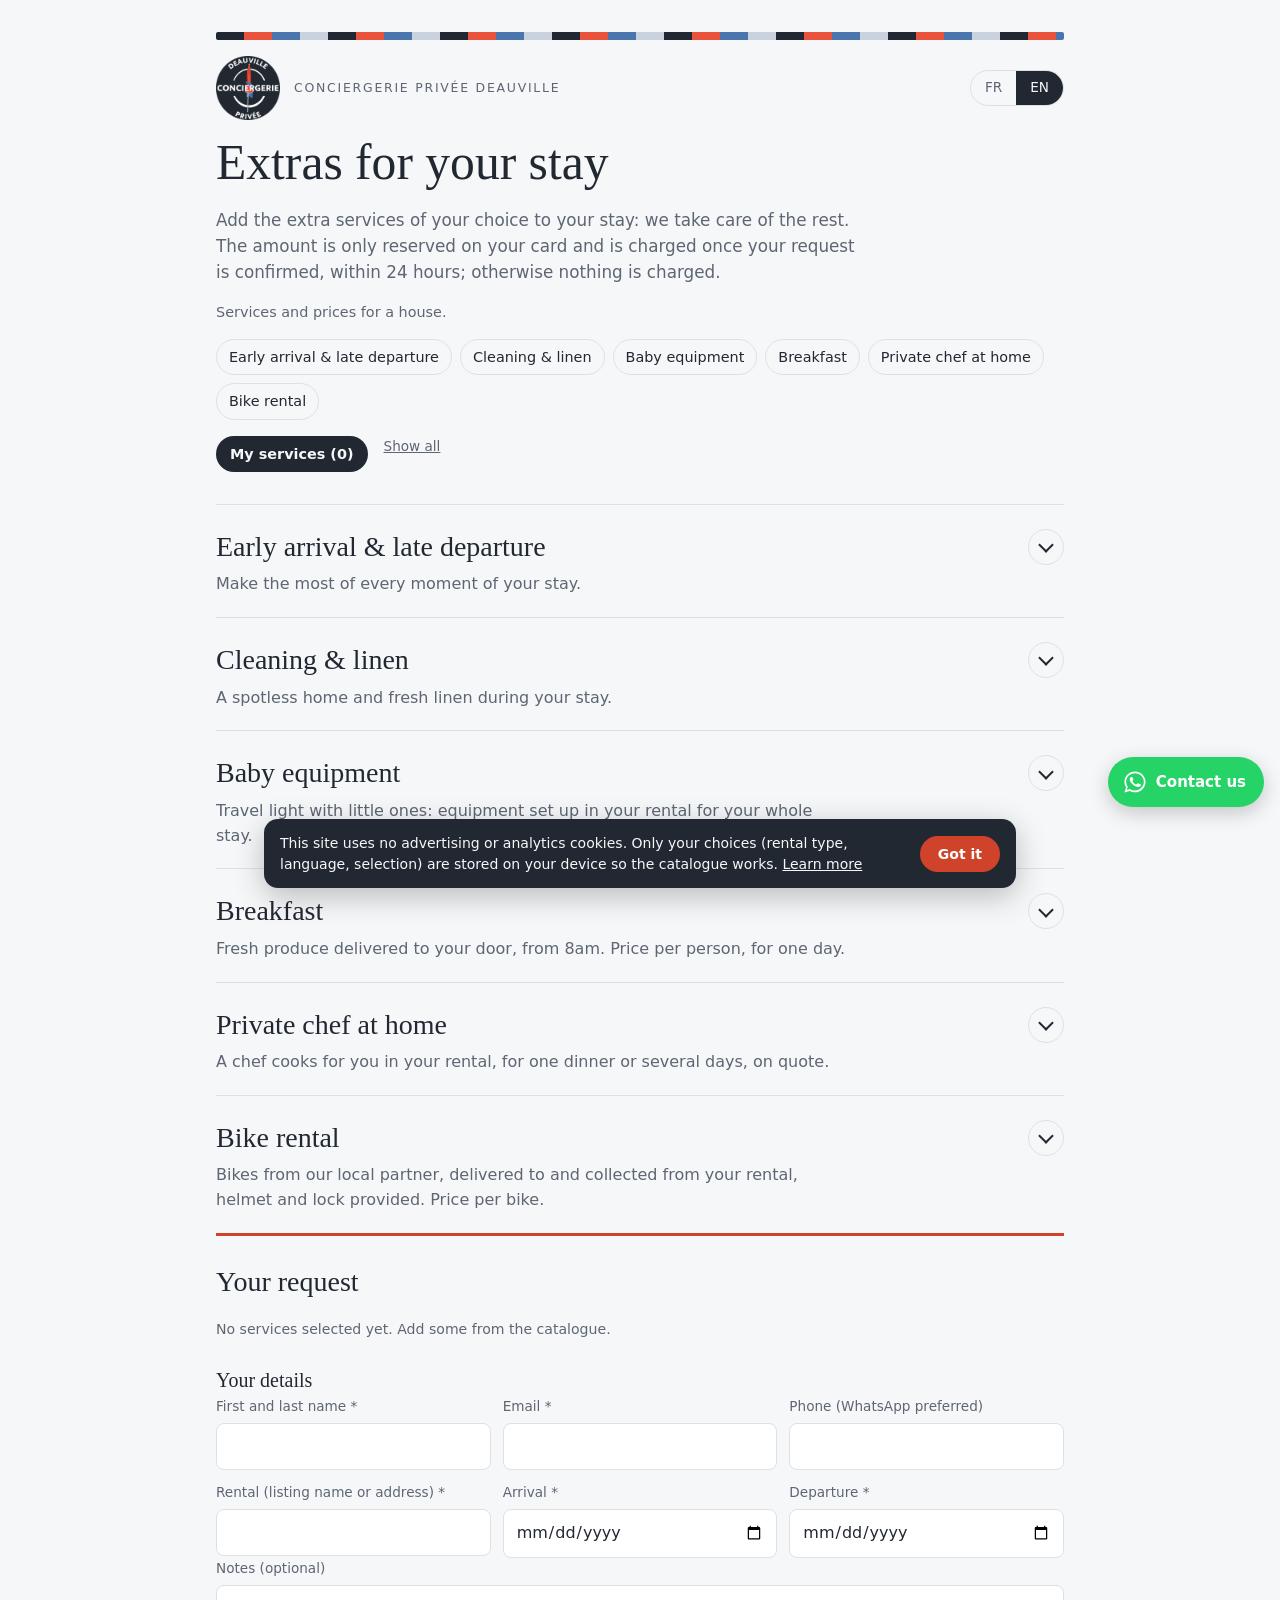
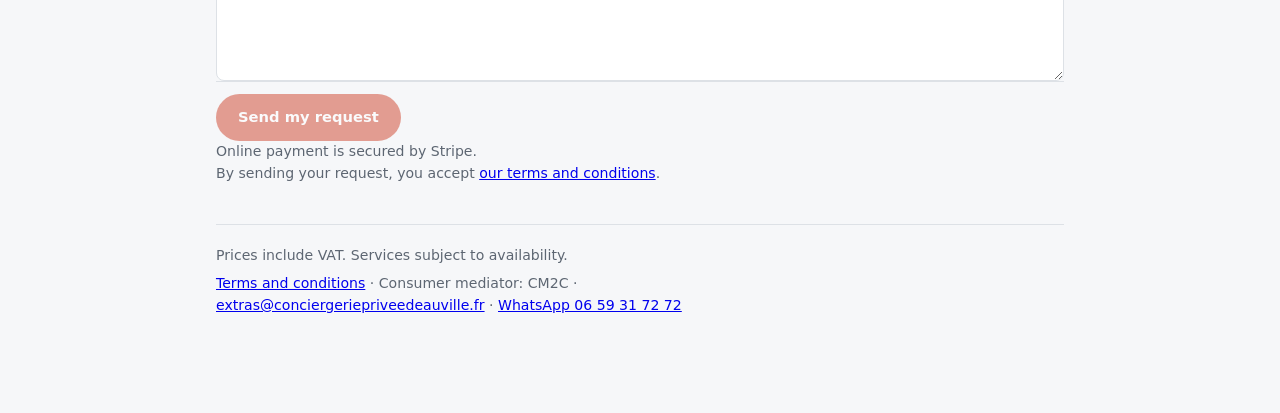
<file: maison/index.html>
<!doctype html>
<html lang="fr">
<head>
<meta charset="utf-8">
<meta name="viewport" content="width=device-width,initial-scale=1">
<link rel="icon" href="https://extras.conciergeriepriveedeauville.fr/favicon.ico" sizes="any">
<link rel="icon" type="image/png" sizes="32x32" href="https://extras.conciergeriepriveedeauville.fr/favicon-32.png">
<link rel="apple-touch-icon" href="https://extras.conciergeriepriveedeauville.fr/apple-touch-icon.png">
<title>Extras séjour (maison) – Conciergerie Privée Deauville</title>
<meta name="robots" content="noindex">
<meta name="description" content="Courses, ménage, linge, arrivée anticipée, départ tardif, équipement bébé, petits-déjeuners, chef privé et vélos : réservez vos extras de séjour à Deauville.">
<style>html,body{margin:0;background:#f6f7f9}

/* Layout : colonne unique de lecture, sections séparées par une rayure de parasol */
.cpd{--sea:#222831;--sea-deep:#222831;--accent:#d0432b;--accent-deep:#b0361f;--blue:#4a76ad;--ink:#222831;--muted:#5d6672;--line:#dde1e6;--paper:#f6f7f9;--card:#ffffff;--on-accent:#ffffff;--stripe-a:#222831;--stripe-b:#e9533b;--stripe-c:#4a76ad;--stripe-d:#c9d2de;
 --display:"Iowan Old Style","Palatino Linotype",Palatino,Georgia,serif;--body:system-ui,-apple-system,"Segoe UI",Roboto,"Helvetica Neue",Arial,sans-serif;
 font-family:var(--body);color:var(--ink);line-height:1.55;font-size:16px}
.cpd *{box-sizing:border-box}
.cpd [lang="en"]{display:none}
.cpd.is-en [lang="en"]{display:inline}.cpd.is-en [lang="fr"]{display:none}
.cpd .wrap{max-width:880px;margin:0 auto;padding-block:32px 56px;padding-left:max(16px,env(safe-area-inset-left,0px));padding-right:max(16px,env(safe-area-inset-right,0px));display:flex;flex-direction:column;gap:0}
.cpd .top{margin-bottom:32px}
.cpd .foot{margin-top:8px}
.cpd .top{display:flex;flex-direction:column;gap:16px}
.cpd .stripes{height:8px;border-radius:2px;background:repeating-linear-gradient(90deg,var(--stripe-a) 0 28px,var(--stripe-b) 28px 56px,var(--stripe-c) 56px 84px,var(--stripe-d) 84px 112px)}
.cpd .brandrow{display:flex;justify-content:space-between;align-items:center;gap:12px;flex-wrap:wrap}
.cpd .eyebrow{font-size:.78rem;letter-spacing:.14em;text-transform:uppercase;color:var(--muted);margin:0}
.cpd .lang{display:inline-flex;border:1px solid var(--line);border-radius:999px;overflow:hidden}
.cpd .lang button{font:inherit;font-size:.85rem;padding:6px 14px;border:0;background:transparent;color:var(--muted);cursor:pointer}
.cpd .lang button[aria-pressed="true"]{background:var(--ink);color:var(--paper)}
.cpd .lang button:focus-visible,.cpd a:focus-visible{outline:2px solid var(--stripe-b);outline-offset:2px}
.cpd h1{font-family:var(--display);font-weight:400;font-size:clamp(2rem,6vw,3.1rem);line-height:1.1;margin:0;color:var(--sea-deep);text-wrap:balance}
.cpd .lede{margin:0;max-width:60ch;color:var(--muted);font-size:1.05rem}
.cpd nav.jump{display:flex;flex-wrap:wrap;gap:8px}
.cpd nav.jump a{font-size:.9rem;text-decoration:none;color:var(--ink);border:1px solid var(--line);padding:6px 12px;border-radius:999px}
.cpd nav.jump a:hover{border-color:var(--accent);color:var(--accent-deep)}
.cpd .block{scroll-margin-top:16px;border-top:1px solid var(--line)}
.cpd .block-body{display:flex;flex-direction:column;gap:16px;padding-bottom:24px}
.cpd .block-photo{display:block;width:100%;aspect-ratio:16/7;object-fit:cover;border-radius:10px;margin-bottom:16px}
.cpd summary.block-head{list-style:none;cursor:pointer;display:flex;align-items:flex-start;justify-content:space-between;gap:16px;padding:20px 0}
.cpd summary.block-head::-webkit-details-marker{display:none}
.cpd .head-text{display:flex;flex-direction:column;gap:4px;min-width:0}
.cpd .chev{flex:none;width:36px;height:36px;border-radius:999px;border:1px solid var(--line);position:relative;margin-top:4px}
.cpd .chev::before{content:"";position:absolute;left:50%;top:45%;width:9px;height:9px;border-right:2px solid var(--ink);border-bottom:2px solid var(--ink);transform:translate(-50%,-50%) rotate(45deg);transition:transform .2s}
.cpd details[open] .chev::before{transform:translate(-50%,-25%) rotate(-135deg)}
.cpd summary.block-head:hover .chev{border-color:var(--accent)}
.cpd summary.block-head:focus-visible{outline:2px solid var(--stripe-b);outline-offset:4px;border-radius:6px}
.cpd .toggle-all{align-self:flex-start;font:inherit;font-size:.85rem;background:none;border:0;padding:0;color:var(--muted);text-decoration:underline;cursor:pointer}

.cpd h2{font-family:var(--display);font-weight:400;font-size:1.75rem;margin:0;color:var(--sea-deep)}
.cpd .block-head p{margin:0;color:var(--muted);max-width:62ch}
.cpd h3{font-size:1.02rem;margin:0;font-weight:600}
.cpd h3.sub{font-family:var(--display);font-weight:400;font-size:1.25rem;color:var(--sea-deep);margin-top:8px}
.cpd .items{list-style:none;margin:0;padding:0;display:flex;flex-direction:column;gap:0}
.cpd .item{display:grid;grid-template-columns:minmax(0,1fr) auto;gap:16px 24px;align-items:center;padding:16px 0;border-bottom:1px dashed var(--line)}
.cpd .item:last-child{border-bottom:0}
.cpd .item-text{min-width:0;display:flex;flex-direction:column;gap:4px}
.cpd .item-text p{margin:0;color:var(--muted);font-size:.95rem;max-width:58ch}
.cpd .item-buy{display:flex;flex-direction:column;align-items:flex-end;gap:8px}
.cpd .price{margin:0;display:flex;align-items:baseline;gap:4px;font-variant-numeric:tabular-nums;white-space:nowrap}
.cpd .amount{font-family:var(--display);font-size:1.45rem;color:var(--sea-deep)}
.cpd .unit{color:var(--muted);font-size:.9rem}
.cpd .ttc{font-size:.68rem;letter-spacing:.1em;color:var(--muted);margin-left:4px}
.cpd .book{display:inline-flex;align-items:center;gap:8px;text-decoration:none;background:var(--accent);color:var(--on-accent);padding:8px 16px;border-radius:999px;font-size:.92rem;font-weight:600;white-space:nowrap}
.cpd .book:hover{background:var(--accent-deep)}
.cpd .table-wrap{overflow-x:auto;border:1px solid var(--line);border-radius:10px;background:var(--card)}
.cpd table.grid{border-collapse:collapse;width:100%;font-size:.95rem}
.cpd .grid th,.cpd .grid td{padding:12px 14px;text-align:left;border-bottom:1px solid var(--line);vertical-align:middle}
.cpd .grid tbody tr:last-child th,.cpd .grid tbody tr:last-child td{border-bottom:0}
.cpd .grid thead th{font-size:.75rem;letter-spacing:.08em;text-transform:uppercase;color:var(--muted);font-weight:600;white-space:nowrap}
.cpd .grid tbody th{font-weight:600;white-space:nowrap}
.cpd .grid .num{text-align:right;font-variant-numeric:tabular-nums;white-space:nowrap}
.cpd .grid .book{padding:6px 12px;font-size:.85rem}
.cpd .pill{display:inline-block;text-decoration:none;color:var(--accent-deep);border:1px solid var(--line);border-radius:999px;padding:5px 10px;font-weight:600}
.cpd .pill:hover{background:var(--accent);color:var(--on-accent);border-color:var(--accent)}
.cpd .tiers thead th{white-space:normal;vertical-align:bottom}.cpd .tiers td.num{text-align:center}.cpd .tiers thead th.num{text-align:center;white-space:normal}
.cpd .intro{margin:0;max-width:64ch;font-size:1rem;color:var(--ink)}
.cpd .grid td.free strong{display:block;color:var(--ink)}
.cpd .grid td.free{color:var(--muted);font-size:.85rem;white-space:normal;text-align:center}
.cpd .rowsub{display:block;font-weight:400;font-size:.8rem;color:var(--muted)}
.cpd .brand{display:flex;align-items:center;gap:14px}
.cpd .brand img{width:64px;height:64px;flex:none}
.cpd .mas-form{display:flex;flex-wrap:wrap;gap:12px 16px}
.cpd .field{display:flex;flex-direction:column;gap:6px;flex:1 1 200px;min-width:0;font-size:.85rem;color:var(--muted)}
.cpd .date-chips{list-style:none;margin:0;padding:0;display:flex;flex-wrap:wrap;gap:6px}
.cpd .date-chips li{display:inline-flex;align-items:center;gap:4px;background:var(--card);border:1px solid var(--line);border-radius:999px;padding:4px 6px 4px 12px;color:var(--ink);font-size:.9rem}
.cpd .date-chips button{border:0;background:none;color:var(--muted);font-size:1.1rem;line-height:1;cursor:pointer;padding:2px 6px;border-radius:999px}
.cpd .date-chips button:hover{color:var(--accent)}
.cpd .date-add{display:flex;flex-direction:column;gap:4px}
.cpd .field.dates .hint{margin:0;font-size:.8rem}
.cpd .field input,.cpd .field select{font:inherit;font-size:1rem;color:var(--ink);background:var(--card);border:1px solid var(--line);border-radius:8px;padding:10px 12px;width:100%}
.cpd .field input:focus-visible,.cpd .field select:focus-visible{outline:2px solid var(--accent);outline-offset:1px}
.cpd .mas-pill[aria-disabled="true"]{opacity:.45;cursor:not-allowed}
.cpd .hint.warn{color:var(--accent-deep);font-weight:600}
.cpd .policy{margin:0;font-size:.88rem;color:var(--ink);border-left:3px solid var(--accent);padding:4px 0 4px 12px;max-width:68ch}
.cpd .hint{margin:0;font-size:.88rem;color:var(--muted)}
.cpd .foot{border-top:1px solid var(--line);padding-top:20px;color:var(--muted);font-size:.88rem;display:flex;flex-direction:column;gap:6px}
.cpd .foot p{margin:0;max-width:70ch}
.cpd button.book{border:0;cursor:pointer;font:inherit;font-size:.92rem;font-weight:600}
.cpd button.pill{background:var(--card);cursor:pointer;font:inherit;font-size:.95rem}
.cpd .added{background:#2f7d4f!important;color:#fff!important;border-color:#2f7d4f!important}
.cpd .top-actions{display:flex;flex-wrap:wrap;gap:16px;align-items:center}
.cpd .sel-btn{font:inherit;font-size:.9rem;font-weight:600;background:var(--ink);color:var(--paper);border:0;border-radius:999px;padding:7px 14px;cursor:pointer}
.cpd .checkout{border-top:3px solid var(--accent);padding:24px 0 32px;display:flex;flex-direction:column;gap:16px;scroll-margin-top:12px}
.cpd .lines{list-style:none;margin:0;padding:0;display:flex;flex-direction:column;gap:12px}
.cpd .line{background:var(--card);border:1px solid var(--line);border-radius:10px;padding:14px;display:flex;flex-direction:column;gap:12px}
.cpd .line-head{display:flex;justify-content:space-between;gap:12px;align-items:flex-start}
.cpd .line-head strong{display:block}
.cpd .line-price{color:var(--muted);font-size:.88rem}
.cpd .rm{font:inherit;font-size:1.3rem;line-height:1;width:32px;height:32px;border-radius:999px;border:1px solid var(--line);background:transparent;cursor:pointer;color:var(--muted);flex:none}
.cpd .qty{display:flex;align-items:center;gap:10px;font-size:.9rem;color:var(--muted)}
.cpd .qty button{width:32px;height:32px;border-radius:999px;border:1px solid var(--line);background:var(--paper);font:inherit;font-size:1.1rem;cursor:pointer;color:var(--ink)}
.cpd .qty output{min-width:2ch;text-align:center;font-weight:600;color:var(--ink)}
.cpd .qty .sub{margin-left:auto;color:var(--ink);font-weight:600}
.cpd .line-fields,.cpd .grid2{display:grid;grid-template-columns:repeat(auto-fit,minmax(220px,1fr));gap:12px}
.cpd .field textarea{font:inherit;font-size:1rem;color:var(--ink);background:var(--card);border:1px solid var(--line);border-radius:8px;padding:10px 12px;width:100%;resize:vertical}
.cpd .pay{grid-column:1/-1;border:1px solid var(--line);border-radius:8px;padding:10px 12px;margin:0;display:flex;flex-direction:column;gap:6px;font-size:.92rem}
.cpd .pay legend{font-size:.85rem;color:var(--muted);padding:0 4px}
.cpd .totals{display:flex;flex-direction:column;gap:4px;border-top:1px solid var(--line);padding-top:12px}
.cpd .totals div{display:flex;justify-content:space-between;font-size:1rem}
.cpd .submit{align-self:flex-start;padding:12px 22px;font-size:1rem}
.cpd .submit:disabled{opacity:.5;cursor:not-allowed}
.cpd .cpd-msg{margin:0;font-size:.95rem}.cpd .cpd-msg.warn{color:var(--accent-deep);font-weight:600}.cpd .cpd-msg.ok{color:#2f7d4f;font-weight:600}
.cpd .cart-bar{position:fixed;left:0;right:0;bottom:0;z-index:50;background:var(--ink);color:var(--paper);display:flex;justify-content:space-between;align-items:center;gap:12px;padding:12px max(16px,env(safe-area-inset-left,0px));padding-bottom:max(12px,env(safe-area-inset-bottom,0px))}
.cpd .cart-bar[hidden]{display:none}
.cpd .cart-bar #cpd-bar-txt{font-weight:600;white-space:nowrap}
.cpd .wrap{padding-bottom:96px}
.cpd:not([data-ptype]) .needs-type{display:none!important}
.cpd:not([data-ptype]) nav.jump a{opacity:.4;pointer-events:none;cursor:default}
.cpd .min{margin:4px 0 0;font-size:.88rem;font-weight:600;color:var(--accent-deep)}
.cpd .example{border:1px solid var(--line);border-radius:10px;background:var(--card);padding:0 16px}
.cpd .example summary{cursor:pointer;padding:12px 0;font-weight:600}
.cpd .example-body{padding-bottom:12px}
.cpd .example h4{margin:12px 0 4px;font-size:.8rem;letter-spacing:.1em;text-transform:uppercase;color:var(--muted)}
.cpd .menu-list{margin:0;padding-left:18px;display:flex;flex-direction:column;gap:4px}
.cpd .chef-cta{display:flex;flex-direction:column;gap:10px;align-items:flex-start}
.cpd[data-ptype="app"] [data-only]:not([data-only~="app"]),.cpd[data-ptype="mai"] [data-only]:not([data-only~="mai"]),.cpd[data-ptype="vil"] [data-only]:not([data-only~="vil"]){display:none}
.cpd .ptype{display:flex;flex-direction:column;gap:10px}
.cpd .ptype-q{margin:0;font-weight:600}
.cpd .ptype-btns{display:flex;flex-wrap:wrap;gap:8px}
.cpd .ptype-btns button{font:inherit;font-size:.95rem;padding:10px 18px;border-radius:999px;border:1px solid var(--line);background:var(--card);color:var(--ink);cursor:pointer}
.cpd .ptype-btns button:hover{border-color:var(--accent)}
.cpd .ptype-btns button[aria-pressed="true"]{background:var(--ink);color:var(--paper);border-color:var(--ink)}
.cpd[data-ptype] .ptype{gap:6px}.cpd[data-ptype] .ptype-q{font-weight:400;color:var(--muted);font-size:.9rem}.cpd[data-ptype] .ptype-btns button{padding:6px 14px;font-size:.88rem}
.cpd .ptype-fixed{margin:0;font-size:.9rem;color:var(--muted)}
@media (max-width:560px){.cpd .item{grid-template-columns:1fr}.cpd .item-buy{flex-direction:row;justify-content:space-between;align-items:center}}
@media (prefers-reduced-motion:reduce){.cpd *{transition:none!important}}
.cpd{background:var(--paper)}</style>
</head>
<body>
<div class="cpd" id="cpd" data-ptype="mai" data-fixed="1">
<div class="wrap">
<div class="top">
<div class="stripes" aria-hidden="true"></div>
<div class="brandrow"><div class="brand"><img src="[data-uri]" alt="Logo Conciergerie Privée Deauville" width="64" height="64"><p class="eyebrow">Conciergerie Privée Deauville</p></div>
<div class="lang" role="group" aria-label="Langue / Language"><button type="button" id="cpd-fr" aria-pressed="true">FR</button><button type="button" id="cpd-en" aria-pressed="false">EN</button></div></div>
<h1><span lang="fr">Les extras de votre séjour</span><span lang="en">Extras for your stay</span></h1>
<p class="lede"><span lang="fr">Ajoutez à votre séjour les services supplémentaires de votre choix : nous nous occupons du reste. Le montant est seulement réservé sur votre carte et n&#x27;est débité qu&#x27;une fois votre demande confirmée, sous 24h ; sinon, rien n&#x27;est débité.</span><span lang="en">Add the extra services of your choice to your stay: we take care of the rest. The amount is only reserved on your card and is charged once your request is confirmed, within 24 hours; otherwise nothing is charged.</span></p>
<p class="ptype-fixed"><span lang="fr">Prestations et tarifs pour une maison.</span><span lang="en">Services and prices for a house.</span></p>
<nav class="jump" aria-label="Sections"><a href="#horaires"><span lang="fr">Arrivée &amp; départ</span><span lang="en">Early arrival &amp; late departure</span></a><a href="#menage"><span lang="fr">Ménage &amp; linge</span><span lang="en">Cleaning &amp; linen</span></a><a href="#bebe"><span lang="fr">Équipement bébé</span><span lang="en">Baby equipment</span></a><a href="#pdj"><span lang="fr">Petits-déjeuners</span><span lang="en">Breakfast</span></a><a href="#chef"><span lang="fr">Chef privé à domicile</span><span lang="en">Private chef at home</span></a><a href="#velos"><span lang="fr">Location de vélos</span><span lang="en">Bike rental</span></a><a href="#courses" data-only="vil"><span lang="fr">Courses</span><span lang="en">Groceries</span></a></nav>
<div class="top-actions needs-type"><button type="button" class="sel-btn open-co"><span lang="fr">Mes services</span><span lang="en">My services</span> (<span data-count>0</span>)</button><button type="button" class="toggle-all" id="cpd-all"><span lang="fr">Tout afficher</span><span lang="en">Show all</span></button></div>
</div>
<details id="horaires" class="block needs-type"><summary class="block-head"><span class="head-text"><h2><span lang="fr">Arrivée &amp; départ</span><span lang="en">Early arrival &amp; late departure</span></h2><p><span lang="fr">Profitez de chaque instant de votre séjour.</span><span lang="en">Make the most of every moment of your stay.</span></p></span><span class="chev" aria-hidden="true"></span></summary><div class="block-body"><p class="intro"><span lang="fr">Arriver plus tôt pour poser vos valises et filer à la plage, ou prolonger une dernière matinée avant de reprendre la route : nos arrivées anticipées et départs tardifs vous offrent jusqu&#x27;à 5 heures de plus dans votre logement, avant l&#x27;heure d&#x27;arrivée prévue ou après l&#x27;heure de départ prévue.</span><span lang="en">Arrive early to drop your bags and head straight to the beach, or enjoy one last morning before hitting the road: our early arrivals and late departures give you up to 5 extra hours in your rental, before your scheduled check-in or after your scheduled check-out.</span></p>
<p class="intro"><span lang="fr">Indiquez la date et l&#x27;heure souhaitées : nous revenons vers vous sous 24h pour vous confirmer la disponibilité. Si ce n&#x27;est pas possible, rien n&#x27;est débité.</span><span lang="en">Tell us the date and time you would like: we get back to you within 24 hours to confirm availability. If it is not possible, nothing is charged.</span></p>
<div class="table-wrap" data-only="app"><table class="grid tiers">
<thead><tr><th scope="col"><span lang="fr">Appartement</span><span lang="en">Apartment</span></th><th scope="col" class="num"><span lang="fr">Arrivée anticipée</span><span lang="en">Early arrival</span></th><th scope="col" class="num"><span lang="fr">Départ tardif</span><span lang="en">Late departure</span></th></tr></thead>
<tbody>
<tr><th scope="row"><span lang="fr">Jusqu&#x27;à 1h</span><span lang="en">Up to 1 hr</span></th><td class="free"><strong><span lang="fr">Offert</span><span lang="en">Free</span></strong> <span lang="fr">Contactez votre concierge pour l&#x27;organiser.</span><span lang="en">Contact your concierge to arrange it.</span></td><td class="free"><strong><span lang="fr">Offert</span><span lang="en">Free</span></strong> <span lang="fr">Contactez votre concierge pour l&#x27;organiser.</span><span lang="en">Contact your concierge to arrange it.</span></td></tr>
<tr><th scope="row"><span lang="fr">De 1h à 3h</span><span lang="en">1 to 3 hrs</span></th><td class="num"><button type="button" class="pill" data-add="VOY-EARLY-APP-3H">30 €</button></td><td class="num"><button type="button" class="pill" data-add="VOY-LATE-APP-3H">30 €</button></td></tr>
<tr><th scope="row"><span lang="fr">De 3h à 5h</span><span lang="en">3 to 5 hrs</span></th><td class="num"><button type="button" class="pill" data-add="VOY-EARLY-APP-5H">50 €</button></td><td class="num"><button type="button" class="pill" data-add="VOY-LATE-APP-5H">50 €</button></td></tr>
</tbody></table></div><div class="table-wrap" data-only="mai"><table class="grid tiers">
<thead><tr><th scope="col"><span lang="fr">Maison</span><span lang="en">House</span></th><th scope="col" class="num"><span lang="fr">Arrivée anticipée</span><span lang="en">Early arrival</span></th><th scope="col" class="num"><span lang="fr">Départ tardif</span><span lang="en">Late departure</span></th></tr></thead>
<tbody>
<tr><th scope="row"><span lang="fr">Jusqu&#x27;à 1h</span><span lang="en">Up to 1 hr</span></th><td class="free"><strong><span lang="fr">Offert</span><span lang="en">Free</span></strong> <span lang="fr">Contactez votre concierge pour l&#x27;organiser.</span><span lang="en">Contact your concierge to arrange it.</span></td><td class="free"><strong><span lang="fr">Offert</span><span lang="en">Free</span></strong> <span lang="fr">Contactez votre concierge pour l&#x27;organiser.</span><span lang="en">Contact your concierge to arrange it.</span></td></tr>
<tr><th scope="row"><span lang="fr">De 1h à 3h</span><span lang="en">1 to 3 hrs</span></th><td class="num"><button type="button" class="pill" data-add="VOY-EARLY-MAI-3H">50 €</button></td><td class="num"><button type="button" class="pill" data-add="VOY-LATE-MAI-3H">50 €</button></td></tr>
<tr><th scope="row"><span lang="fr">De 3h à 5h</span><span lang="en">3 to 5 hrs</span></th><td class="num"><button type="button" class="pill" data-add="VOY-EARLY-MAI-5H">90 €</button></td><td class="num"><button type="button" class="pill" data-add="VOY-LATE-MAI-5H">90 €</button></td></tr>
</tbody></table></div><div class="table-wrap" data-only="vil"><table class="grid tiers">
<thead><tr><th scope="col"><span lang="fr">Villa</span><span lang="en">Villa</span></th><th scope="col" class="num"><span lang="fr">Arrivée anticipée</span><span lang="en">Early arrival</span></th><th scope="col" class="num"><span lang="fr">Départ tardif</span><span lang="en">Late departure</span></th></tr></thead>
<tbody>
<tr><th scope="row"><span lang="fr">Jusqu&#x27;à 1h</span><span lang="en">Up to 1 hr</span></th><td class="free"><strong><span lang="fr">Offert</span><span lang="en">Free</span></strong> <span lang="fr">Contactez votre concierge pour l&#x27;organiser.</span><span lang="en">Contact your concierge to arrange it.</span></td><td class="free"><strong><span lang="fr">Offert</span><span lang="en">Free</span></strong> <span lang="fr">Contactez votre concierge pour l&#x27;organiser.</span><span lang="en">Contact your concierge to arrange it.</span></td></tr>
<tr><th scope="row"><span lang="fr">De 1h à 3h</span><span lang="en">1 to 3 hrs</span></th><td class="num"><button type="button" class="pill" data-add="VOY-EARLY-VIL-3H">100 €</button></td><td class="num"><button type="button" class="pill" data-add="VOY-LATE-VIL-3H">100 €</button></td></tr>
<tr><th scope="row"><span lang="fr">De 3h à 5h</span><span lang="en">3 to 5 hrs</span></th><td class="num"><button type="button" class="pill" data-add="VOY-EARLY-VIL-5H">180 €</button></td><td class="num"><button type="button" class="pill" data-add="VOY-LATE-VIL-5H">180 €</button></td></tr>
</tbody></table></div><p class="hint"><span lang="fr">Sélectionnez l&#x27;option souhaitée pour l&#x27;ajouter à vos services.</span><span lang="en">Select an option to add it to your services.</span></p><p class="policy"><span lang="fr">À réserver au plus tard 48h avant. Annulation gratuite jusqu&#x27;à 48h avant ; passé ce délai, le service reste dû.</span><span lang="en">Book at least 48 hours ahead. Free cancellation up to 48 hours before; after that, the service is due.</span></p></div></details><details id="menage" class="block needs-type"><summary class="block-head"><span class="head-text"><h2><span lang="fr">Ménage &amp; linge</span><span lang="en">Cleaning &amp; linen</span></h2><p><span lang="fr">Un logement impeccable et du linge frais pendant votre séjour.</span><span lang="en">A spotless home and fresh linen during your stay.</span></p></span><span class="chev" aria-hidden="true"></span></summary><div class="block-body"><ul class="items"><li class="item" data-only="app mai">
  <div class="item-text"><h3><span lang="fr">Ménage en cours de séjour</span><span lang="en">Mid-stay cleaning</span></h3><p><span lang="fr">Un coup de frais en cours de séjour : nous nettoyons la salle de bain, la cuisine et les pièces de vie, et refaisons les lits. Choisissez le jour souhaité : nous vous confirmons notre passage et intervenons dans la journée, même en votre absence. Facturé à l&#x27;heure.</span><span lang="en">A refresh during your stay: we clean the bathroom, kitchen and living areas, and remake the beds. Choose the day you would like: we confirm our visit and come by during the day, even if you are out. Charged by the hour.</span></p><p class="min"><span data-only="app"><span lang="fr">2h minimum en appartement.</span><span lang="en">2 hrs minimum for apartments.</span></span><span data-only="mai"><span lang="fr">3h minimum en maison.</span><span lang="en">3 hrs minimum for houses.</span></span></p></div>
  <div class="item-buy"><p class="price"><span class="amount">30 €</span><span class="unit"><span lang="fr"> / heure</span><span lang="en"> / hour</span></span><span class="ttc"><span lang="fr">TTC</span><span lang="en">incl. VAT</span></span></p><button type="button" class="book" data-add="VOY-MEN"><span lang="fr">Ajouter</span><span lang="en">Add</span><span aria-hidden="true">+</span></button></div>
</li><li class="item" data-only="vil">
  <div class="item-text"><h3><span lang="fr">Ménage en cours de séjour</span><span lang="en">Mid-stay cleaning</span></h3><p><span lang="fr">Un coup de frais en cours de séjour : nous nettoyons la salle de bain, la cuisine et les pièces de vie, et refaisons les lits. Choisissez le jour souhaité : nous vous confirmons notre passage et intervenons dans la journée, même en votre absence. Facturé à l&#x27;heure.</span><span lang="en">A refresh during your stay: we clean the bathroom, kitchen and living areas, and remake the beds. Choose the day you would like: we confirm our visit and come by during the day, even if you are out. Charged by the hour.</span></p><p class="min"><span lang="fr">3h minimum en villa.</span><span lang="en">3 hrs minimum for villas.</span></p></div>
  <div class="item-buy"><p class="price"><span class="amount">36 €</span><span class="unit"><span lang="fr"> / heure</span><span lang="en"> / hour</span></span><span class="ttc"><span lang="fr">TTC</span><span lang="en">incl. VAT</span></span></p><button type="button" class="book" data-add="VOY-MEN-VIL"><span lang="fr">Ajouter</span><span lang="en">Add</span><span aria-hidden="true">+</span></button></div>
</li><li class="item">
  <div class="item-text"><h3><span lang="fr">Linge supplémentaire – livré</span><span lang="en">Extra linen – delivered</span></h3><p><span lang="fr">Parure complète de linge : drap, housse de couette, taies d&#x27;oreiller et serviettes de toilette, livrée dans votre logement.</span><span lang="en">Full linen set: sheet, duvet cover, pillowcases and towels, delivered to your rental.</span></p></div>
  <div class="item-buy"><p class="price"><span class="amount">30 €</span><span class="unit"><span lang="fr"> / parure</span><span lang="en"> / set</span></span><span class="ttc"><span lang="fr">TTC</span><span lang="en">incl. VAT</span></span></p><button type="button" class="book" data-add="VOY-LIN-L"><span lang="fr">Ajouter</span><span lang="en">Add</span><span aria-hidden="true">+</span></button></div>
</li><li class="item">
  <div class="item-text"><h3><span lang="fr">Linge supplémentaire – livré et installé</span><span lang="en">Extra linen – delivered and fitted</span></h3><p><span lang="fr">Parure complète de linge livrée et installée : les lits sont faits et les serviettes changées.</span><span lang="en">Full linen set delivered and fitted: beds are made and towels changed.</span></p></div>
  <div class="item-buy"><p class="price"><span class="amount">35 €</span><span class="unit"><span lang="fr"> / parure</span><span lang="en"> / set</span></span><span class="ttc"><span lang="fr">TTC</span><span lang="en">incl. VAT</span></span></p><button type="button" class="book" data-add="VOY-LIN-LI"><span lang="fr">Ajouter</span><span lang="en">Add</span><span aria-hidden="true">+</span></button></div>
</li></ul><p class="policy"><span lang="fr">À réserver au moins 72h à l&#x27;avance. Annulation gratuite jusqu&#x27;à 72h avant ; passé ce délai, le service reste dû.</span><span lang="en">Book at least 72 hours ahead. Free cancellation up to 72 hours before; after that, the service is due.</span></p></div></details><details id="bebe" class="block needs-type"><summary class="block-head"><span class="head-text"><h2><span lang="fr">Équipement bébé</span><span lang="en">Baby equipment</span></h2><p><span lang="fr">Le nécessaire pour voyager léger avec les tout-petits, installé dans le logement pour tout le séjour.</span><span lang="en">Travel light with little ones: equipment set up in your rental for your whole stay.</span></p></span><span class="chev" aria-hidden="true"></span></summary><div class="block-body"><ul class="items"><li class="item">
  <div class="item-text"><h3><span lang="fr">Lit parapluie</span><span lang="en">Travel cot</span></h3><p><span lang="fr">Lit parapluie mis à disposition pour toute la durée du séjour, fourni avec un drap plat (sans matelas).</span><span lang="en">Travel cot provided for your whole stay, with a flat sheet (no mattress).</span></p></div>
  <div class="item-buy"><p class="price"><span class="amount">30 €</span><span class="unit"><span lang="fr"> / séjour</span><span lang="en"> / stay</span></span><span class="ttc"><span lang="fr">TTC</span><span lang="en">incl. VAT</span></span></p><button type="button" class="book" data-add="BEBE-LIT"><span lang="fr">Ajouter</span><span lang="en">Add</span><span aria-hidden="true">+</span></button></div>
</li><li class="item">
  <div class="item-text"><h3><span lang="fr">Chaise haute</span><span lang="en">High chair</span></h3><p><span lang="fr">Chaise haute mise à disposition pour toute la durée du séjour.</span><span lang="en">High chair provided for your whole stay.</span></p></div>
  <div class="item-buy"><p class="price"><span class="amount">20 €</span><span class="unit"><span lang="fr"> / séjour</span><span lang="en"> / stay</span></span><span class="ttc"><span lang="fr">TTC</span><span lang="en">incl. VAT</span></span></p><button type="button" class="book" data-add="BEBE-CHAISE"><span lang="fr">Ajouter</span><span lang="en">Add</span><span aria-hidden="true">+</span></button></div>
</li></ul><p class="policy"><span lang="fr">Toute perte ou dégradation est refacturée au coût de réparation ou de remplacement.</span><span lang="en">Any loss or damage is charged at repair or replacement cost.</span></p></div></details><details id="pdj" class="block needs-type"><summary class="block-head"><span class="head-text"><h2><span lang="fr">Petits-déjeuners</span><span lang="en">Breakfast</span></h2><p><span lang="fr">Des produits frais livrés chez vous, à partir de 8h. Prix par personne, pour un jour.</span><span lang="en">Fresh produce delivered to your door, from 8am. Price per person, for one day.</span></p></span><span class="chev" aria-hidden="true"></span></summary><div class="block-body"><ul class="items"><li class="item">
  <div class="item-text"><h3><span lang="fr">Petit-déjeuner livré</span><span lang="en">Breakfast delivered</span></h3><p><span lang="fr">Viennoiseries du jour, fruits frais et jus de fruits frais, accompagnés de beurre, de confitures et de boissons chaudes, livrés dans votre logement.</span><span lang="en">Fresh pastries of the day, fresh fruit and fresh juice, with butter, jams and hot drinks, delivered to your rental.</span></p></div>
  <div class="item-buy"><p class="price"><span class="amount">20 €</span><span class="unit"><span lang="fr"> / personne</span><span lang="en"> / person</span></span><span class="ttc"><span lang="fr">TTC</span><span lang="en">incl. VAT</span></span></p><button type="button" class="book" data-add="VOY-PDJ-LIV"><span lang="fr">Ajouter</span><span lang="en">Add</span><span aria-hidden="true">+</span></button></div>
</li><li class="item" data-only="vil">
  <div class="item-text"><h3><span lang="fr">Petit-déjeuner servi à table</span><span lang="en">Breakfast served at your table</span></h3><p><span lang="fr">Servi à table dans votre logement : yaourt ou fromage blanc, fruits frais, ficelle et viennoiseries du jour, beurre et confiture. Jus d&#x27;orange pressé, café, lait, thé ou chocolat chaud.</span><span lang="en">Served at your table in your rental: yoghurt or fromage blanc, fresh fruit, baguette and pastries of the day, butter and jam. Fresh orange juice, coffee, milk, tea or hot chocolate.</span></p></div>
  <div class="item-buy"><p class="price"><span class="amount">35 €</span><span class="unit"><span lang="fr"> / personne</span><span lang="en"> / person</span></span><span class="ttc"><span lang="fr">TTC</span><span lang="en">incl. VAT</span></span></p><button type="button" class="book" data-add="VOY-PDJ-TABLE"><span lang="fr">Ajouter</span><span lang="en">Add</span><span aria-hidden="true">+</span></button></div>
</li></ul><p class="policy"><span lang="fr">Une réservation = un jour : pour plusieurs jours, ajoutez un petit-déjeuner par jour ou contactez-nous. Avant 8h, sur demande, selon nos disponibilités. À réserver au moins 72h à l&#x27;avance ; annulation gratuite jusqu&#x27;à 72h avant.</span><span lang="en">One booking = one day: for several days, add one breakfast per day or contact us. Before 8am on request, subject to availability. Book at least 72 hours ahead; free cancellation up to 72 hours before.</span></p></div></details><details id="chef" class="block needs-type"><summary class="block-head"><span class="head-text"><h2><span lang="fr">Chef privé à domicile</span><span lang="en">Private chef at home</span></h2><p><span lang="fr">Un chef cuisine pour vous dans votre logement, le temps d&#x27;un dîner ou de plusieurs jours, sur devis.</span><span lang="en">A chef cooks for you in your rental, for one dinner or several days, on quote.</span></p></span><span class="chev" aria-hidden="true"></span></summary><div class="block-body"><p class="intro"><span lang="fr">Un chef vient cuisiner chez vous et sert un dîner privatif dans votre logement : vous recevez sans vous occuper de rien. Deux formules au choix.</span><span lang="en">A chef comes to cook at your rental and serves a private dinner: you host without lifting a finger. Two options to choose from.</span></p>
<ul class="items">
<li class="item"><div class="item-text"><h3><span lang="fr">Le menu du chef</span><span lang="en">The chef&#x27;s menu</span></h3><p><span lang="fr">Le chef compose un menu de saison en 3, 4 ou 5 temps, à partir de produits frais.</span><span lang="en">The chef creates a seasonal menu in 3, 4 or 5 courses, with fresh produce.</span></p></div></li>
<li class="item"><div class="item-text"><h3><span lang="fr">Le chef sur mesure</span><span lang="en">The bespoke chef</span></h3><p><span lang="fr">Le chef est à votre disposition à la demi-journée, à la journée ou à la semaine. Nous construisons les menus avec lui, selon vos envies, vos goûts et vos contraintes alimentaires.</span><span lang="en">The chef is at your disposal for half a day, a day or a week. We build the menus with the chef around your wishes, tastes and dietary needs.</span></p></div></li>
</ul>
<h3 class="sub"><span lang="fr">Tarifs indicatifs</span><span lang="en">Indicative prices</span></h3>
<div class="table-wrap"><table class="grid tiers"><thead><tr><th scope="col"><span lang="fr">Menu du chef</span><span lang="en">Chef&#x27;s menu</span><span class="rowsub"><span lang="fr">à partir de 8 personnes</span><span lang="en">from 8 guests</span></span></th><th scope="col" class="num"><span lang="fr">Par personne</span><span lang="en">Per person</span></th></tr></thead><tbody><tr><th scope="row"><span lang="fr">Menu en 3 temps</span><span lang="en">Menu – 3 courses</span><span class="rowsub"><span lang="fr">entrée, plat, dessert</span><span lang="en">starter, main, dessert</span></span></th><td class="num">80 €</td></tr><tr><th scope="row"><span lang="fr">Menu en 4 temps</span><span lang="en">Menu – 4 courses</span><span class="rowsub"><span lang="fr">entrée, plat, fromage, dessert</span><span lang="en">starter, main, cheese, dessert</span></span></th><td class="num">100 €</td></tr><tr><th scope="row"><span lang="fr">Menu en 5 temps</span><span lang="en">Menu – 5 courses</span><span class="rowsub"><span lang="fr">entrée, poisson, viande, fromage, dessert</span><span lang="en">starter, fish, meat, cheese, dessert</span></span></th><td class="num">120 €</td></tr></tbody></table></div>
<div class="table-wrap"><table class="grid tiers"><thead><tr><th scope="col"><span lang="fr">Chef sur mesure</span><span lang="en">Bespoke chef</span></th><th scope="col" class="num"><span lang="fr">Tarif</span><span lang="en">Price</span></th></tr></thead><tbody><tr><th scope="row"><span lang="fr">Demi-journée</span><span lang="en">Half day</span></th><td class="num">450 €</td></tr><tr><th scope="row"><span lang="fr">Journée</span><span lang="en">Full day</span></th><td class="num">700 €</td></tr><tr><th scope="row"><span lang="fr">Semaine</span><span lang="en">Week</span></th><td class="num">4 000 €</td></tr></tbody></table></div>
<details class="example"><summary><span lang="fr">Exemple : menu automne-hiver</span><span lang="en">Example: autumn-winter menu</span></summary><div class="example-body"><p class="hint"><span lang="fr">Le menu évolue au fil des saisons. Vous choisissez vos plats parmi la carte du moment.</span><span lang="en">The menu changes with the seasons. You choose your dishes from the current menu.</span></p><h4><span lang="fr">Entrées</span><span lang="en">Starters</span></h4><ul class="menu-list"><li><span lang="fr">Crème de champignons sauvages, œuf bio, guanciale &amp; vieux Comté (option végétarienne possible)</span><span lang="en">Wild mushroom cream, organic egg, guanciale &amp; aged Comté (vegetarian option available)</span></li><li><span lang="fr">Noix de Saint-Jacques rôties, velouté de panais à la vanille &amp; crumble de châtaignes</span><span lang="en">Roasted scallops, vanilla parsnip velouté &amp; chestnut crumble</span></li><li><span lang="fr">Bar de ligne façon gravlax, pickles de betterave, concombre &amp; condiment au raifort</span><span lang="en">Line-caught sea bass gravlax, beetroot pickles, cucumber &amp; horseradish</span></li></ul><h4><span lang="fr">Plats</span><span lang="en">Mains</span></h4><ul class="menu-list"><li><span lang="fr">Cabillaud cuit au beurre noisette, céleri onctueux au lait de laurier &amp; couteaux au naturel</span><span lang="en">Cod in brown butter, creamy celeriac with bay leaf milk &amp; razor clams</span></li><li><span lang="fr">Pêche du moment, esprit chaudrée, raviole à l&#x27;encre de seiche</span><span lang="en">Catch of the day, chowder style, squid ink ravioli</span></li><li><span lang="fr">Canard de la Ferme de la Houssaye façon pot-au-feu, petits navets &amp; bouillon au gingembre (option végétarienne possible)</span><span lang="en">Ferme de la Houssaye duck pot-au-feu style, baby turnips &amp; ginger broth (vegetarian option available)</span></li><li><span lang="fr">Épaule d&#x27;agneau confite aux épices douces, risotto d&#x27;épeautre, butternut &amp; tomme de brebis</span><span lang="en">Slow-cooked lamb shoulder with sweet spices, spelt risotto, butternut &amp; sheep&#x27;s cheese</span></li></ul><h4><span lang="fr">Desserts</span><span lang="en">Desserts</span></h4><ul class="menu-list"><li><span lang="fr">Gâteau moelleux aux noisettes, cassis confit &amp; crème infusée au foin</span><span lang="en">Soft hazelnut cake, candied blackcurrant &amp; hay-infused cream</span></li><li><span lang="fr">Tarte croustillante au chocolat, ganache onctueuse &amp; gianduja au sésame</span><span lang="en">Crisp chocolate tart, smooth ganache &amp; sesame gianduja</span></li><li><span lang="fr">Panna cotta aux agrumes, tuile au poivre Sichuan &amp; crémeux citron vert-passion</span><span lang="en">Citrus panna cotta, Sichuan pepper tuile &amp; lime-passion fruit cream</span></li></ul></div></details>
<div class="chef-cta"><p class="hint"><span lang="fr">Ajoutez la demande à vos services, puis indiquez la date, le nombre de convives, la formule et vos envies : nous revenons vers vous avec un devis personnalisé. Aucun paiement à cette étape.</span><span lang="en">Add the request to your services, then tell us the date, number of guests, option and wishes: we get back to you with a tailored quote. No payment at this stage.</span></p><button type="button" class="book" data-add="CHEF-DEVIS"><span lang="fr">Demander un devis</span><span lang="en">Request a quote</span><span aria-hidden="true">+</span></button></div><p class="policy"><span lang="fr">Tarifs indicatifs TTC : le prix définitif figure sur le devis. Menu du chef à partir de 8 personnes. Option végétarienne possible.</span><span lang="en">Indicative prices incl. VAT: the final price is on the quote. Chef&#x27;s menu from 8 guests. Vegetarian option available.</span></p></div></details><details id="velos" class="block needs-type"><summary class="block-head"><span class="head-text"><h2><span lang="fr">Location de vélos</span><span lang="en">Bike rental</span></h2><p><span lang="fr">Vélos de notre partenaire local, livrés et récupérés à votre logement, casque et antivol fournis. Prix par vélo.</span><span lang="en">Bikes from our local partner, delivered to and collected from your rental, helmet and lock provided. Price per bike.</span></p></span><span class="chev" aria-hidden="true"></span></summary><div class="block-body"><p class="hint"><span lang="fr">Touchez un prix pour ajouter un vélo pour cette durée.</span><span lang="en">Tap a price to add a bike for that duration.</span></p>
<div class="table-wrap"><table class="grid bikes"><thead><tr><th scope="col"><span lang="fr">Location</span><span lang="en">Rental</span></th><th scope="col" class="num"><span lang="fr">24h</span><span lang="en">24h</span></th><th scope="col" class="num"><span lang="fr">3 jours</span><span lang="en">3 days</span></th><th scope="col" class="num"><span lang="fr">4 jours</span><span lang="en">4 days</span></th><th scope="col" class="num"><span lang="fr">5 jours</span><span lang="en">5 days</span></th><th scope="col" class="num"><span lang="fr">6 jours</span><span lang="en">6 days</span></th><th scope="col" class="num"><span lang="fr">7 jours</span><span lang="en">7 days</span></th></tr></thead><tbody><tr><th scope="row"><span lang="fr">Vélo classique</span><span lang="en">Classic bike</span></th><td class="num"><button type="button" class="pill" data-add="VELO-CLA-STD-24H">33 €</button></td><td class="num"><button type="button" class="pill" data-add="VELO-CLA-STD-3J">55,50 €</button></td><td class="num"><button type="button" class="pill" data-add="VELO-CLA-STD-4J">63 €</button></td><td class="num"><button type="button" class="pill" data-add="VELO-CLA-STD-5J">67,50 €</button></td><td class="num"><button type="button" class="pill" data-add="VELO-CLA-STD-6J">75,60 €</button></td><td class="num"><button type="button" class="pill" data-add="VELO-CLA-STD-7J">87,75 €</button></td></tr><tr><th scope="row"><span lang="fr">Vélo électrique</span><span lang="en">E-bike</span></th><td class="num"><button type="button" class="pill" data-add="VELO-ELEC-STD-24H">70,50 €</button></td><td class="num"><button type="button" class="pill" data-add="VELO-ELEC-STD-3J">138 €</button></td><td class="num"><button type="button" class="pill" data-add="VELO-ELEC-STD-4J">172,50 €</button></td><td class="num"><button type="button" class="pill" data-add="VELO-ELEC-STD-5J">189 €</button></td><td class="num"><button type="button" class="pill" data-add="VELO-ELEC-STD-6J">214,65 €</button></td><td class="num"><button type="button" class="pill" data-add="VELO-ELEC-STD-7J">256,50 €</button></td></tr></tbody></table></div><h3 class="sub"><span lang="fr">Enfants</span><span lang="en">Kids</span></h3><ul class="items"><li class="item">
  <div class="item-text"><h3><span lang="fr">Vélo enfant</span><span lang="en">Kids&#x27; bike</span></h3><p><span lang="fr">7-8 ans ou 9-12 ans, casque inclus. Prix par vélo et par jour.</span><span lang="en">Ages 7-8 or 9-12, helmet included. Price per bike per day.</span></p></div>
  <div class="item-buy"><p class="price"><span class="amount">33 €</span><span class="unit"><span lang="fr"> / jour</span><span lang="en"> / day</span></span><span class="ttc"><span lang="fr">TTC</span><span lang="en">incl. VAT</span></span></p><button type="button" class="book" data-add="VELO-ENF-JOUR"><span lang="fr">Ajouter</span><span lang="en">Add</span><span aria-hidden="true">+</span></button></div>
</li><li class="item">
  <div class="item-text"><h3><span lang="fr">Remorque enfant – à la journée</span><span lang="en">Child trailer – per day</span></h3><p><span lang="fr">De 1 à 4 jours. Prix par jour.</span><span lang="en">1 to 4 days. Price per day.</span></p></div>
  <div class="item-buy"><p class="price"><span class="amount">15 €</span><span class="unit"><span lang="fr"> / jour</span><span lang="en"> / day</span></span><span class="ttc"><span lang="fr">TTC</span><span lang="en">incl. VAT</span></span></p><button type="button" class="book" data-add="REM-ENF-JOUR"><span lang="fr">Ajouter</span><span lang="en">Add</span><span aria-hidden="true">+</span></button></div>
</li><li class="item">
  <div class="item-text"><h3><span lang="fr">Remorque enfant – forfait 5 à 7 jours</span><span lang="en">Child trailer – 5 to 7 days</span></h3><p><span lang="fr">Forfait par remorque pour un séjour de 5 à 7 jours.</span><span lang="en">Flat rate per trailer for 5 to 7 days.</span></p></div>
  <div class="item-buy"><p class="price"><span class="amount">70 €</span><span class="ttc"><span lang="fr">TTC</span><span lang="en">incl. VAT</span></span></p><button type="button" class="book" data-add="REM-ENF-SEM"><span lang="fr">Ajouter</span><span lang="en">Add</span><span aria-hidden="true">+</span></button></div>
</li></ul><p class="policy"><span lang="fr">Annulation gratuite jusqu&#x27;à 72h avant le début de la location ; passé ce délai, la location reste due. Toute perte, vol ou dégradation est refacturé au coût de réparation ou de remplacement.</span><span lang="en">Free cancellation up to 72 hours before the rental starts; after that, the rental is due. Any loss, theft or damage is charged at repair or replacement cost.</span></p></div></details><details id="courses" class="block needs-type" data-only="vil"><summary class="block-head"><span class="head-text"><h2><span lang="fr">Courses</span><span lang="en">Groceries</span></h2><p><span lang="fr">Votre réfrigérateur rempli avant votre arrivée, ou vos commandes réceptionnées pour vous.</span><span lang="en">Your fridge stocked before you arrive, or your deliveries received for you.</span></p></span><span class="chev" aria-hidden="true"></span></summary><div class="block-body"><ul class="items"><li class="item" data-only="vil">
  <div class="item-text"><h3><span lang="fr">Nous faisons vos courses</span><span lang="en">We do your shopping</span></h3><p><span lang="fr">Nous vous envoyons sur WhatsApp un modèle de liste à compléter : nous passons commande, puis livrons et rangeons vos courses dans le logement avant votre arrivée. Le prix couvre le service ; le montant des courses est facturé à part, au ticket.</span><span lang="en">We send you a shopping list template on WhatsApp: we place the order, then deliver and put away your groceries in your rental before you arrive. Price covers the service; groceries are billed separately at cost.</span></p><p class="min"><a href="https://extras.conciergeriepriveedeauville.fr/courses/liste/" target="_blank" rel="noopener"><span lang="fr">Découvrir la liste de courses</span><span lang="en">See the grocery list</span> →</a></p></div>
  <div class="item-buy"><p class="price"><span class="amount">100 €</span><span class="ttc"><span lang="fr">TTC</span><span lang="en">incl. VAT</span></span></p><button type="button" class="book" data-add="VOY-COUR-1"><span lang="fr">Ajouter</span><span lang="en">Add</span><span aria-hidden="true">+</span></button></div>
</li><li class="item" data-only="vil">
  <div class="item-text"><h3><span lang="fr">Récupération de votre drive</span><span lang="en">Click &amp; collect pick-up</span></h3><p><span lang="fr">Vous commandez en drive et nous indiquez le créneau : nous récupérons vos courses et les livrons dans le logement.</span><span lang="en">You order click &amp; collect and share the slot: we pick up your groceries and bring them to your rental.</span></p><p class="min"><span lang="fr">Créneau à valider avec votre concierge avant de finaliser la commande.</span><span lang="en">Please confirm the time slot with your concierge before completing your order.</span></p></div>
  <div class="item-buy"><p class="price"><span class="amount">60 €</span><span class="ttc"><span lang="fr">TTC</span><span lang="en">incl. VAT</span></span></p><button type="button" class="book" data-add="VOY-COUR-2"><span lang="fr">Ajouter</span><span lang="en">Add</span><span aria-hidden="true">+</span></button></div>
</li><li class="item" data-only="vil">
  <div class="item-text"><h3><span lang="fr">Réception de votre livraison</span><span lang="en">Delivery reception</span></h3><p><span lang="fr">Vous commandez une livraison à nos coordonnées : nous la réceptionnons et la déposons dans le logement.</span><span lang="en">You order a delivery to our address: we receive it and drop it at your rental.</span></p><p class="min"><span lang="fr">Créneau à valider avec votre concierge avant de finaliser la commande.</span><span lang="en">Please confirm the time slot with your concierge before completing your order.</span></p></div>
  <div class="item-buy"><p class="price"><span class="amount">60 €</span><span class="ttc"><span lang="fr">TTC</span><span lang="en">incl. VAT</span></span></p><button type="button" class="book" data-add="VOY-COUR-3"><span lang="fr">Ajouter</span><span lang="en">Add</span><span aria-hidden="true">+</span></button></div>
</li></ul><p class="policy"><span lang="fr">Annulation gratuite jusqu&#x27;à 72h avant votre arrivée ; passé ce délai, le service et les courses déjà achetées restent dus.</span><span lang="en">Free cancellation up to 72 hours before your arrival; after that, the service and any groceries already purchased are due.</span></p></div></details>
<section id="cpd-checkout" class="checkout needs-type" hidden aria-labelledby="co-title">
<h2 id="co-title"><span lang="fr">Votre demande</span><span lang="en">Your request</span></h2>
<ul class="lines" id="cpd-lines"></ul>
<form id="cpd-form" novalidate>
<h3 class="sub"><span lang="fr">Vos coordonnées</span><span lang="en">Your details</span></h3>
<div class="grid2">
<label class="field" for="g-nom"><span><span lang="fr">Prénom et nom *</span><span lang="en">First and last name *</span></span><input id="g-nom" autocomplete="name"></label>
<label class="field" for="g-email"><span><span lang="fr">E-mail *</span><span lang="en">Email *</span></span><input id="g-email" type="email" autocomplete="email"></label>
<label class="field" for="g-tel"><span><span lang="fr">Téléphone (WhatsApp de préférence)</span><span lang="en">Phone (WhatsApp preferred)</span><span id="g-tel-req" hidden> *</span></span><input id="g-tel" type="tel" autocomplete="tel"></label>
<label class="field" for="g-logement"><span><span lang="fr">Logement (nom de l&#x27;annonce ou adresse) *</span><span lang="en">Rental (listing name or address) *</span></span><input id="g-logement"></label>
<label class="field" for="g-arrivee"><span><span lang="fr">Arrivée *</span><span lang="en">Arrival *</span></span><input id="g-arrivee" type="date"></label>
<label class="field" for="g-depart"><span><span lang="fr">Départ *</span><span lang="en">Departure *</span></span><input id="g-depart" type="date"></label>
</div>
<label class="field" for="g-notes"><span><span lang="fr">Remarques (facultatif)</span><span lang="en">Notes (optional)</span></span><textarea id="g-notes" rows="3"></textarea></label>
<div class="totals" id="cpd-total"></div>
<button type="submit" class="book submit" id="cpd-submit" disabled><span lang="fr">Envoyer ma demande</span><span lang="en">Send my request</span></button>
<p class="cpd-msg" id="cpd-msg" role="status" aria-live="polite"></p>
<p class="hint"><span lang="fr">Le paiement en ligne est sécurisé par Stripe.</span><span lang="en">Online payment is secured by Stripe.</span></p>
<p class="hint"><span lang="fr">En envoyant votre demande, vous acceptez <a href="https://extras.conciergeriepriveedeauville.fr/cgv.html" target="_blank" rel="noopener">nos CGV</a>.</span><span lang="en">By sending your request, you accept <a href="https://extras.conciergeriepriveedeauville.fr/cgv.html" target="_blank" rel="noopener">our terms and conditions</a>.</span></p>
</form>
</section>
<footer class="foot"><p><span lang="fr">Prix TTC. Services soumis à disponibilité.</span><span lang="en">Prices include VAT. Services subject to availability.</span></p><p><a href="https://extras.conciergeriepriveedeauville.fr/cgv.html" target="_blank" rel="noopener"><span lang="fr">Conditions générales de vente</span><span lang="en">Terms and conditions</span></a> · <span lang="fr">Médiateur de la consommation : CM2C</span><span lang="en">Consumer mediator: CM2C</span> · <a href="mailto:extras@conciergeriepriveedeauville.fr">extras@conciergeriepriveedeauville.fr</a> · <a href="https://wa.me/33659317272" target="_blank" rel="noopener">WhatsApp 06 59 31 72 72</a></p></footer>
</div>
<div class="cart-bar" id="cpd-bar" hidden><span id="cpd-bar-txt"></span><button type="button" class="book open-co"><span lang="fr">Valider ma demande</span><span lang="en">Review my request</span><span aria-hidden="true">→</span></button></div>
</div>
<script>
(function(){var r=document.getElementById("cpd"),PT={"app":1,"mai":1,"vil":1},AL={"appartement":"app","maison":"mai","villa":"vil","app":"app","mai":"mai","vil":"vil"};
function setT(p,keep){if(!PT[p])return;r.setAttribute("data-ptype",p);r.querySelectorAll("[data-ptype-btn]").forEach(function(b){b.setAttribute("aria-pressed",b.getAttribute("data-ptype-btn")===p)});if(keep){try{localStorage.setItem("cpd-ptype",p)}catch(e){}}document.dispatchEvent(new CustomEvent("cpd-ptype",{detail:p}))}
if(r.getAttribute("data-fixed")!=="1"){var q=null;try{q=AL[(new URLSearchParams(location.search).get("type")||"").toLowerCase()]}catch(e){}
var st=null;try{st=localStorage.getItem("cpd-ptype")}catch(e){}
if(q)setT(q,false);else if(PT[st])setT(st,false);
r.querySelectorAll("[data-ptype-btn]").forEach(function(b){b.addEventListener("click",function(){setT(b.getAttribute("data-ptype-btn"),true)})})}})();
(function(){var r=document.getElementById("cpd"),fr=document.getElementById("cpd-fr"),en=document.getElementById("cpd-en");
function set(l){r.classList.toggle("is-en",l==="en");fr.setAttribute("aria-pressed",l==="fr");en.setAttribute("aria-pressed",l==="en");try{localStorage.setItem("cpd-lang",l)}catch(e){}}
fr.addEventListener("click",function(){set("fr")});en.addEventListener("click",function(){set("en")});
var l=null;try{l=localStorage.getItem("cpd-lang")}catch(e){}
if(!l){l=((navigator.language||"fr").slice(0,2)==="fr")?"fr":"en"}set(l);
var secsEl=r.querySelectorAll("details.block"),all=document.getElementById("cpd-all");
function openSec(id){var el=document.getElementById(id);if(el&&el.tagName==="DETAILS")el.open=true}
r.querySelectorAll('nav.jump a').forEach(function(a){a.addEventListener("click",function(){openSec(a.getAttribute("href").slice(1))},true)});
if(location.hash)openSec(location.hash.slice(1));
function allOpen(){return Array.prototype.every.call(secsEl,function(x){return x.open})}
function lblAll(){all.innerHTML=allOpen()?"<span lang=\"fr\">Tout replier</span><span lang=\"en\">Collapse all</span>":"<span lang=\"fr\">Tout afficher</span><span lang=\"en\">Show all</span>"}
all.addEventListener("click",function(){var o=!allOpen();secsEl.forEach(function(x){x.open=o});lblAll()});
secsEl.forEach(function(x){x.addEventListener("toggle",lblAll)});
var d=document.getElementById("mas-date"),ty=document.getElementById("mas-type"),hint=document.getElementById("mas-hint");
if(d){var n=new Date();n.setDate(n.getDate()+1);d.min=n.toISOString().slice(0,10);
function lab(){var en=r.classList.contains("is-en");Array.prototype.forEach.call(ty.options,function(o){o.textContent=en?o.dataset.en:o.dataset.fr})}
fr.addEventListener("click",lab);en.addEventListener("click",lab);lab();
function upd(){var ok=d.value&&ty.value;document.querySelectorAll(".mas-pill").forEach(function(a){a.setAttribute("aria-disabled",ok?"false":"true");a.href=ok?a.dataset.base+"?client_reference_id="+d.value+"_"+ty.value:a.dataset.base});if(ok)hint.classList.remove("warn")}
d.addEventListener("change",upd);ty.addEventListener("change",upd);upd();
document.querySelectorAll(".mas-pill").forEach(function(a){a.addEventListener("click",function(e){if(a.getAttribute("aria-disabled")==="true"){e.preventDefault();hint.classList.add("warn");(d.value?ty:d).focus()}})})}
})();
</script>
<script>
(function(){
var CFG={"VOY-COUR-1": {"p": "price_1UUYLFDzWN1GhqOZIsvrFv3Z", "c": 10000, "fr": "Courses – nous faisons vos courses", "en": "Groceries – we do your shopping", "g": "courses", "m": 1, "d": 1}, "VOY-COUR-2": {"p": "price_1UUYLPDzWN1GhqOZLnJtatr1", "c": 6000, "fr": "Courses – récupération de votre drive", "en": "Groceries – click & collect pick-up", "g": "courses", "m": 1, "d": 1}, "VOY-COUR-3": {"p": "price_1UUYLRDzWN1GhqOZ5TrISrMv", "c": 6000, "fr": "Courses – réception de votre livraison", "en": "Groceries – delivery reception", "g": "courses", "m": 1, "d": 1}, "VOY-MEN": {"p": "price_1UUYLVDzWN1GhqOZERCPowv8", "c": 3000, "fr": "Ménage supplémentaire en cours de séjour", "en": "Mid-stay cleaning", "g": "menage", "m": 10, "d": 1, "q": ["Heures", "Hours"], "u": ["heure", "hour"]}, "VOY-LIN-L": {"p": "price_1UUYLXDzWN1GhqOZpJK8q6ey", "c": 3000, "fr": "Kit linge supplémentaire – livraison", "en": "Extra linen – delivered", "g": "linge", "m": 10, "d": 1, "q": ["Parures", "Sets"], "u": ["parure", "set"]}, "VOY-LIN-LI": {"p": "price_1UUYLZDzWN1GhqOZXShFDE8B", "c": 3500, "fr": "Kit linge supplémentaire – livraison et installation", "en": "Extra linen – delivered and fitted", "g": "linge", "m": 10, "d": 1, "q": ["Parures", "Sets"], "u": ["parure", "set"]}, "VELO-CLA-STD-24H": {"p": "price_1UUYLqDzWN1GhqOZnd6BYved", "c": 3300, "fr": "Vélo classique – 24h", "en": "Classic bike – 24h", "g": "velos", "m": 10, "d": 1, "q": ["Vélos", "Bikes"], "u": ["vélo", "bike"]}, "VELO-CLA-STD-3J": {"p": "price_1UUYLsDzWN1GhqOZb3dmMHDB", "c": 5550, "fr": "Vélo classique – 3 jours", "en": "Classic bike – 3 days", "g": "velos", "m": 10, "d": 1, "q": ["Vélos", "Bikes"], "u": ["vélo", "bike"]}, "VELO-CLA-STD-4J": {"p": "price_1UUYLvDzWN1GhqOZodIyv7xa", "c": 6300, "fr": "Vélo classique – 4 jours", "en": "Classic bike – 4 days", "g": "velos", "m": 10, "d": 1, "q": ["Vélos", "Bikes"], "u": ["vélo", "bike"]}, "VELO-CLA-STD-5J": {"p": "price_1UUYLxDzWN1GhqOZvu5cndV2", "c": 6750, "fr": "Vélo classique – 5 jours", "en": "Classic bike – 5 days", "g": "velos", "m": 10, "d": 1, "q": ["Vélos", "Bikes"], "u": ["vélo", "bike"]}, "VELO-CLA-STD-6J": {"p": "price_1UUYLzDzWN1GhqOZuZLevf0a", "c": 7560, "fr": "Vélo classique – 6 jours", "en": "Classic bike – 6 days", "g": "velos", "m": 10, "d": 1, "q": ["Vélos", "Bikes"], "u": ["vélo", "bike"]}, "VELO-CLA-STD-7J": {"p": "price_1UUYM2DzWN1GhqOZLEVvu5vU", "c": 8775, "fr": "Vélo classique – semaine (7 jours)", "en": "Classic bike – week (7 days)", "g": "velos", "m": 10, "d": 1, "q": ["Vélos", "Bikes"], "u": ["vélo", "bike"]}, "VELO-ELEC-STD-24H": {"p": "price_1UUYM4DzWN1GhqOZHzUQhQIQ", "c": 7050, "fr": "Vélo électrique – 24h", "en": "E-bike – 24h", "g": "velos", "m": 10, "d": 1, "q": ["Vélos", "Bikes"], "u": ["vélo", "bike"]}, "VELO-ELEC-STD-3J": {"p": "price_1UUYM7DzWN1GhqOZxXaM6bG2", "c": 13800, "fr": "Vélo électrique – 3 jours", "en": "E-bike – 3 days", "g": "velos", "m": 10, "d": 1, "q": ["Vélos", "Bikes"], "u": ["vélo", "bike"]}, "VELO-ELEC-STD-4J": {"p": "price_1UUYMBDzWN1GhqOZParSzFAJ", "c": 17250, "fr": "Vélo électrique – 4 jours", "en": "E-bike – 4 days", "g": "velos", "m": 10, "d": 1, "q": ["Vélos", "Bikes"], "u": ["vélo", "bike"]}, "VELO-ELEC-STD-5J": {"p": "price_1UUYMEDzWN1GhqOZ1JfC1Mio", "c": 18900, "fr": "Vélo électrique – 5 jours", "en": "E-bike – 5 days", "g": "velos", "m": 10, "d": 1, "q": ["Vélos", "Bikes"], "u": ["vélo", "bike"]}, "VELO-ELEC-STD-6J": {"p": "price_1UUYMGDzWN1GhqOZBr1WlaGx", "c": 21465, "fr": "Vélo électrique – 6 jours", "en": "E-bike – 6 days", "g": "velos", "m": 10, "d": 1, "q": ["Vélos", "Bikes"], "u": ["vélo", "bike"]}, "VELO-ELEC-STD-7J": {"p": "price_1UUYMJDzWN1GhqOZK64Vt9qE", "c": 25650, "fr": "Vélo électrique – semaine (7 jours)", "en": "E-bike – week (7 days)", "g": "velos", "m": 10, "d": 1, "q": ["Vélos", "Bikes"], "u": ["vélo", "bike"]}, "VELO-ENF-JOUR": {"p": "price_1UUYMMDzWN1GhqOZAUIA7iGB", "c": 3300, "fr": "Vélo enfant – à la journée", "en": "Kids' bike – per day", "g": "velos", "m": 21, "d": 1, "q": ["Vélos × jours", "Bikes × days"], "u": ["vélo / jour", "bike / day"]}, "REM-ENF-JOUR": {"p": "price_1UUYMODzWN1GhqOZmPxArAiw", "c": 1500, "fr": "Remorque enfant – à la journée", "en": "Child trailer – per day", "g": "velos", "m": 4, "d": 1, "q": ["Jours", "Days"], "u": ["jour", "day"]}, "REM-ENF-SEM": {"p": "price_1UUYMRDzWN1GhqOZJfPBUAuQ", "c": 7000, "fr": "Remorque enfant – forfait 5 à 7 jours", "en": "Child trailer – 5 to 7 days", "g": "velos", "m": 3, "d": 1, "q": ["Remorques", "Trailers"]}, "VOY-PDJ-LIV": {"p": "price_1UadYKDzWN1GhqOZiEORPQxT", "c": 2000, "fr": "Petit-déjeuner livré", "en": "Breakfast delivered", "g": "pdj", "m": 20, "d": 2, "q": ["Personnes", "People"], "u": ["personne", "person"]}, "VOY-PDJ-TABLE": {"p": "price_1UadYLDzWN1GhqOZO8oCRkCs", "c": 3500, "fr": "Petit-déjeuner servi à table", "en": "Breakfast served at your table", "g": "pdj", "m": 20, "d": 2, "q": ["Personnes", "People"], "u": ["personne", "person"]}, "BEBE-LIT": {"p": "price_1UUvixDzWN1GhqOZyLLi0NKv", "c": 3000, "fr": "Lit parapluie – forfait séjour", "en": "Travel cot – whole stay", "g": "bebe", "m": 3, "d": 1, "q": ["Quantité", "Quantity"]}, "BEBE-CHAISE": {"p": "price_1UUvj1DzWN1GhqOZJcBFEtMj", "c": 2000, "fr": "Chaise haute – forfait séjour", "en": "High chair – whole stay", "g": "bebe", "m": 3, "d": 1, "q": ["Quantité", "Quantity"]}, "MAS-SOLO-60": {"p": "price_1UUuo2DzWN1GhqOZKkDSNn5w", "c": 12000, "fr": "Massage solo – 1h", "en": "Solo massage – 1 hr", "g": "massage", "m": 1, "d": 1}, "MAS-SOLO-90": {"p": "price_1UUuo5DzWN1GhqOZipo6bIEx", "c": 18000, "fr": "Massage solo – 1h30", "en": "Solo massage – 1 hr 30", "g": "massage", "m": 1, "d": 1}, "MAS-SOLO-120": {"p": "price_1UUuo8DzWN1GhqOZ1CtXO1xT", "c": 24000, "fr": "Massage solo – 2h", "en": "Solo massage – 2 hrs", "g": "massage", "m": 1, "d": 1}, "MAS-DUO-60": {"p": "price_1UUuoBDzWN1GhqOZNLP8tWBq", "c": 24000, "fr": "Massage duo – 1h", "en": "Duo massage – 1 hr", "g": "massage", "m": 1, "d": 1}, "MAS-DUO-90": {"p": "price_1UUuoEDzWN1GhqOZXaNyzfGd", "c": 36000, "fr": "Massage duo – 1h30", "en": "Duo massage – 1 hr 30", "g": "massage", "m": 1, "d": 1}, "MAS-DUO-120": {"p": "price_1UUuoHDzWN1GhqOZkX7255Fo", "c": 48000, "fr": "Massage duo – 2h", "en": "Duo massage – 2 hrs", "g": "massage", "m": 1, "d": 1}, "VOY-EARLY-APP-3H": {"p": "price_1UaBgSDzWN1GhqOZ0TLKyLNz", "c": 3000, "fr": "Arrivée anticipée – appartement – 1 à 3h avant", "en": "Early arrival – apartment – 1 to 3 hrs earlier", "g": "horaires", "m": 1, "d": 1}, "VOY-EARLY-APP-5H": {"p": "price_1UaBgUDzWN1GhqOZcFpzydbc", "c": 5000, "fr": "Arrivée anticipée – appartement – 3 à 5h avant", "en": "Early arrival – apartment – 3 to 5 hrs earlier", "g": "horaires", "m": 1, "d": 1}, "VOY-LATE-APP-3H": {"p": "price_1UaBgWDzWN1GhqOZ3vdNFB4r", "c": 3000, "fr": "Départ tardif – appartement – 1 à 3h après", "en": "Late departure – apartment – 1 to 3 hrs later", "g": "horaires", "m": 1, "d": 1}, "VOY-LATE-APP-5H": {"p": "price_1UaBgYDzWN1GhqOZvlN62QkO", "c": 5000, "fr": "Départ tardif – appartement – 3 à 5h après", "en": "Late departure – apartment – 3 to 5 hrs later", "g": "horaires", "m": 1, "d": 1}, "VOY-EARLY-MAI-3H": {"p": "price_1UaBgbDzWN1GhqOZw2uPRxuL", "c": 5000, "fr": "Arrivée anticipée – maison – 1 à 3h avant", "en": "Early arrival – house – 1 to 3 hrs earlier", "g": "horaires", "m": 1, "d": 1}, "VOY-EARLY-MAI-5H": {"p": "price_1UaBgdDzWN1GhqOZAh6TmKu6", "c": 9000, "fr": "Arrivée anticipée – maison – 3 à 5h avant", "en": "Early arrival – house – 3 to 5 hrs earlier", "g": "horaires", "m": 1, "d": 1}, "VOY-LATE-MAI-3H": {"p": "price_1UaBgfDzWN1GhqOZzM36YMI7", "c": 5000, "fr": "Départ tardif – maison – 1 à 3h après", "en": "Late departure – house – 1 to 3 hrs later", "g": "horaires", "m": 1, "d": 1}, "VOY-LATE-MAI-5H": {"p": "price_1UaBghDzWN1GhqOZklZL04Ff", "c": 9000, "fr": "Départ tardif – maison – 3 à 5h après", "en": "Late departure – house – 3 to 5 hrs later", "g": "horaires", "m": 1, "d": 1}, "VOY-EARLY-VIL-3H": {"p": "price_1UaBgjDzWN1GhqOZH7A18TiO", "c": 10000, "fr": "Arrivée anticipée – villa – 1 à 3h avant", "en": "Early arrival – villa – 1 to 3 hrs earlier", "g": "horaires", "m": 1, "d": 1}, "VOY-EARLY-VIL-5H": {"p": "price_1UaBglDzWN1GhqOZFsKpbeEr", "c": 18000, "fr": "Arrivée anticipée – villa – 3 à 5h avant", "en": "Early arrival – villa – 3 to 5 hrs earlier", "g": "horaires", "m": 1, "d": 1}, "VOY-LATE-VIL-3H": {"p": "price_1UaBgnDzWN1GhqOZUdxaa90d", "c": 10000, "fr": "Départ tardif – villa – 1 à 3h après", "en": "Late departure – villa – 1 to 3 hrs later", "g": "horaires", "m": 1, "d": 1}, "VOY-LATE-VIL-5H": {"p": "price_1UaBgpDzWN1GhqOZ4MmVXHvM", "c": 18000, "fr": "Départ tardif – villa – 3 à 5h après", "en": "Late departure – villa – 3 to 5 hrs later", "g": "horaires", "m": 1, "d": 1}, "VOY-MEN-VIL": {"p": "price_1UaY16DzWN1GhqOZooIx0vFi", "c": 3600, "fr": "Ménage en cours de séjour – villa", "en": "Mid-stay cleaning – villa", "g": "menage", "m": 10, "d": 3, "q": ["Heures", "Hours"], "u": ["heure", "hour"]}, "CHEF-DEVIS": {"p": "", "c": 0, "fr": "Chef privé à domicile – demande de devis", "en": "Private chef at home – quote request", "g": "chef", "m": 1, "d": 1}}, TYPES=[["relaxdouce", "Relaxant – pression douce", "Relaxing – gentle pressure"], ["relaxferme", "Relaxant – pression ferme", "Relaxing – firm pressure"], ["californien", "Californien", "Californian"], ["suedois", "Suédois – récupération sportive", "Swedish – sports recovery"], ["pierres", "Pierres chaudes", "Hot stones"], ["prenatal", "Femme enceinte", "Prenatal"], ["conseil", "Sur les conseils du praticien", "Practitioner's recommendation"]], ONLY={"VOY-EARLY-APP-3H": "app", "VOY-EARLY-APP-5H": "app", "VOY-EARLY-MAI-3H": "mai", "VOY-EARLY-MAI-5H": "mai", "VOY-EARLY-VIL-3H": "vil", "VOY-EARLY-VIL-5H": "vil", "VOY-LATE-APP-3H": "app", "VOY-LATE-APP-5H": "app", "VOY-LATE-MAI-3H": "mai", "VOY-LATE-MAI-5H": "mai", "VOY-LATE-VIL-3H": "vil", "VOY-LATE-VIL-5H": "vil", "VOY-PDJ-TABLE": "vil", "VOY-MEN": "app mai", "VOY-MEN-VIL": "vil", "VOY-COUR-1": "vil", "VOY-COUR-2": "vil", "VOY-COUR-3": "vil", "MAS-SOLO-60": "aucun", "MAS-SOLO-90": "aucun", "MAS-SOLO-120": "aucun", "MAS-DUO-60": "aucun", "MAS-DUO-90": "aucun", "MAS-DUO-120": "aucun"}, HOOK="https://hook.eu1.make.com/ckf3by5h69csx2gebwyy4df0nsmjfyjs";
var root=document.getElementById("cpd"); if(!root) return;
var inFrame=window.parent!==window;
var PTL={app:["Appartement","Apartment"],mai:["Maison","House"],vil:["Villa","Villa"]};
function pt(){return root.getAttribute("data-ptype")}
function allowed(ref){return !ONLY[ref]||ONLY[ref].split(" ").indexOf(pt())>=0}
var MINQ={"VOY-MEN":{app:2,mai:3},"VOY-MEN-VIL":{vil:3}};
function minq(ref){var m=MINQ[ref];return (m&&m[pt()])||1}
function isEn(){return root.classList.contains("is-en")}
function L(fr,en){return isEn()?en:fr}
function eur(c){var s=(c/100).toFixed(2).replace(".",",");return (s.slice(-3)===",00"?s.slice(0,-3):s).replace(/\B(?=(\d{3})+(?!\d))/g," ")+" €"}
function esc(s){return String(s==null?"":s).replace(/[&<>"]/g,function(c){return {"&":"&amp;","<":"&lt;",">":"&gt;",'"':"&quot;"}[c]})}
var CREN=[["matin","Matin (9h – 12h)","Morning (9am – 12pm)"],["aprem","Après-midi (14h – 18h)","Afternoon (2pm – 6pm)"],["soir","Soirée (18h – 20h)","Evening (6pm – 8pm)"]];
var HEURES=["8h00","8h30","9h00","9h30","10h00","10h30"].map(function(h){return [h,h,h]});
var F={
 horaires:[{k:"date",t:"date",fr:"Date",en:"Date",req:1},{k:"heure",t:"text",fr:"Heure souhaitée (ex. 13h)",en:"Preferred time (e.g. 1pm)",req:1}],
 menage:[{k:"dates",t:"dates",fr:"Date(s) souhaitée(s)",en:"Preferred date(s)",req:1}],
 linge:[{k:"date",t:"date",fr:"Date de livraison",en:"Delivery date",req:1},{k:"lits",t:"text",fr:"Taille(s) de lit (ex. 2 × 160, 1 × 90)",en:"Bed size(s) (e.g. 2 × 160, 1 × 90)",req:1}],
 bebe:[],
 massage:[{k:"date",t:"date",fr:"Date souhaitée",en:"Preferred date",req:1},{k:"creneau",t:"select",o:CREN,fr:"Moment de la journée",en:"Time of day",req:1},{k:"type",t:"select",o:TYPES,fr:"Type de massage",en:"Massage type",req:1},{k:"contre",t:"text",fr:"Contre-indications, grossesse, zones à éviter (facultatif)",en:"Contraindications, pregnancy, areas to avoid (optional)"},{k:"pay",t:"pay"}],
 pdj:[{k:"date",t:"date",fr:"Date du petit-déjeuner",en:"Breakfast date",req:1},{k:"heure",t:"select",o:HEURES,fr:"Heure souhaitée",en:"Preferred time",req:1}],
 velos:[{k:"debut",t:"datetime-local",fr:"Début de la location (date et heure)",en:"Rental start (date and time)",req:1}],
 chef:[{k:"date",t:"date",fr:"Date (premier jour pour la semaine)",en:"Date (first day for a week)",req:1},{k:"pers",t:"number",fr:"Nombre de convives (8 minimum pour le menu du chef)",en:"Number of guests (minimum 8 for the chef's menu)",req:1},{k:"formule",t:"select",o:[["chef3","Menu du chef – 3 temps","Chef's menu – 3 courses"],["chef4","Menu du chef – 4 temps","Chef's menu – 4 courses"],["chef5","Menu du chef – 5 temps","Chef's menu – 5 courses"],["demi","Chef sur mesure – demi-journée","Bespoke chef – half day"],["jour","Chef sur mesure – journée","Bespoke chef – full day"],["semaine","Chef sur mesure – semaine","Bespoke chef – week"]],fr:"Formule",en:"Option",req:1},{k:"envies",t:"textarea",fr:"Vos envies, allergies ou régimes particuliers",en:"Your wishes, allergies or dietary needs"}],
 courses:[{k:"date",t:"date",fr:"Date de livraison",en:"Delivery date",req:1},{k:"liste",t:"textarea",fr:"Précisions (créneau, numéro de commande…)",en:"Details (time slot, order number…)",not:["VOY-COUR-1"]}]
};
var cart=[];try{cart=JSON.parse(sessionStorage.getItem("cpd-cart")||"[]").filter(function(l){return CFG[l.ref]&&allowed(l.ref)})}catch(e){cart=[]}
var form={};try{form=JSON.parse(sessionStorage.getItem("cpd-form")||"{}")}catch(e){form={}}
function save(){try{sessionStorage.setItem("cpd-cart",JSON.stringify(cart));sessionStorage.setItem("cpd-form",JSON.stringify(form))}catch(e){}}
var uid=Date.now(),coVisible=false;
function add(ref){var c=CFG[ref];if(!c||!allowed(ref))return;cart.push({id:++uid,ref:ref,qty:Math.max(c.d||1,minq(ref)),f:{pay:"online"}});save();render();flash(ref)}
var bar=document.getElementById("cpd-bar"),barTxt=document.getElementById("cpd-bar-txt"),co=document.getElementById("cpd-checkout"),lines=document.getElementById("cpd-lines"),tot=document.getElementById("cpd-total"),msg=document.getElementById("cpd-msg");
function totals(){var on=0,dir=0,n=0;cart.forEach(function(l){var v=CFG[l.ref].c*l.qty*mult(l);n++;if(CFG[l.ref].g==="massage"&&l.f.pay==="praticien")dir+=v;else on+=v});return {on:on,dir:dir,n:n}}
function flash(ref){var b=root.querySelector('[data-add="'+ref+'"]');if(!b)return;b.classList.add("added");setTimeout(function(){b.classList.remove("added")},1200)}
function fieldHtml(l,fd){var v=l.f[fd.k]||"",id="f"+l.id+"_"+fd.k,lab=L(fd.fr,fd.en)+(fd.req?" *":"");
 if(fd.t==="dates"){var ds=dl(l);return '<div class="field dates"><span>'+esc(lab)+'</span>'+(ds.length?'<ul class="date-chips">'+ds.map(function(d){return '<li>'+fmtD(d)+'<button type="button" data-rmdate="'+l.id+'" data-v="'+d+'" aria-label="'+L("Retirer cette date","Remove this date")+'">×</button></li>'}).join("")+'</ul>':'')+'<div class="date-add"><span class="date-add-l">'+(ds.length?L("Ajouter une autre date","Add another date"):L("Choisir une date","Choose a date"))+'</span><input id="'+id+'" type="date" min="'+today()+'" data-dpick="'+l.id+'" aria-label="'+esc(L("Ajouter une date","Add a date"))+'"></div>'+(ds.length>1?'<p class="hint">'+L(ds.length+" interventions de "+l.qty+"h, soit "+(ds.length*l.qty)+"h au total.",ds.length+" visits of "+l.qty+" hrs, "+(ds.length*l.qty)+" hrs in total.")+'</p>':'<p class="hint">'+L("Vous pouvez ajouter plusieurs dates : le nombre d'heures s'applique à chaque intervention.","You can add several dates: the number of hours applies to each visit.")+'</p>')+'</div>'}
 if(fd.t==="pay")return '<fieldset class="pay"><legend>'+L("Règlement de ce massage","Payment for this massage")+'</legend><label><input type="radio" name="'+id+'" data-l="'+l.id+'" data-k="pay" value="online"'+(v!=="praticien"?" checked":"")+'> '+L("En ligne maintenant","Online now")+'</label><label><input type="radio" name="'+id+'" data-l="'+l.id+'" data-k="pay" value="praticien"'+(v==="praticien"?" checked":"")+'> '+L("Directement au praticien, le jour du massage","Directly to the therapist, on the day")+'</label></fieldset>';
 var inp;
 if(fd.t==="select")inp='<select id="'+id+'" data-l="'+l.id+'" data-k="'+fd.k+'"><option value="">'+L("Choisir…","Choose…")+'</option>'+fd.o.map(function(o){return '<option value="'+esc(o[0])+'"'+(o[0]===v?" selected":"")+'>'+esc(isEn()?o[2]:o[1])+'</option>'}).join("")+'</select>';
 else if(fd.t==="textarea")inp='<textarea id="'+id+'" rows="3" data-l="'+l.id+'" data-k="'+fd.k+'">'+esc(v)+'</textarea>';
 else inp='<input id="'+id+'" type="'+fd.t+'"'+(fd.t==='number'?' min="1" inputmode="numeric"':'')+' data-l="'+l.id+'" data-k="'+fd.k+'" value="'+esc(v)+'"'+(fd.t==="date"?' min="'+today()+'"':'')+'>';
 return '<label class="field" for="'+id+'"><span>'+esc(lab)+'</span>'+inp+'</label>'}
function dl(l){return (l.f.dates||"").split(",").filter(Boolean)}
function mult(l){return CFG[l.ref].g==="menage"?Math.max(1,dl(l).length):1}
function fsOf(l){return (F[CFG[l.ref].g]||[]).filter(function(fd){return !fd.not||fd.not.indexOf(l.ref)<0})}
function today(){var d=new Date();return d.toISOString().slice(0,10)}
function render(){
 var t=totals();
 bar.hidden=!t.n||inFrame||coVisible;
 var label=t.n?(t.n+" "+(t.n>1?L("services","services"):L("service","service"))+" · "+eur(t.on+t.dir)):"";
 barTxt.textContent=label;
 if(inFrame)window.parent.postMessage({cpdBar:{show:!!t.n&&!coVisible,text:label,cta:L("Valider ma demande","Review my request")}},"*");
 root.querySelectorAll("[data-count]").forEach(function(e){e.textContent=t.n});
 if(!t.n){lines.innerHTML='<p class="hint">'+L("Aucun service sélectionné pour le moment. Ajoutez-en depuis le catalogue.","No services selected yet. Add some from the catalogue.")+'</p>'}
 else lines.innerHTML=cart.map(function(l){var c=CFG[l.ref],fs=fsOf(l);
  return '<li class="line"><div class="line-head"><div><strong>'+esc(isEn()?c.en:c.fr)+'</strong><span class="line-price">'+(c.c?eur(c.c)+(c.u?' / '+esc(isEn()?c.u[1]:c.u[0]):''):L("Sur devis","On quote"))+'</span></div><button type="button" class="rm" data-rm="'+l.id+'" aria-label="'+L("Retirer","Remove")+'">×</button></div>'+
  (c.m>1?'<div class="qty"><span>'+esc(isEn()?(c.q?c.q[1]:"Quantity"):(c.q?c.q[0]:"Quantité"))+(minq(l.ref)>1?' ('+L('min. ','min. ')+minq(l.ref)+'h)':'')+'</span><button type="button" data-dq="'+l.id+'" data-d="-1" aria-label="−">−</button><output>'+l.qty+'</output><button type="button" data-dq="'+l.id+'" data-d="1" aria-label="+">+</button><span class="sub">'+(mult(l)>1?'× '+mult(l)+' = ':'')+eur(c.c*l.qty*mult(l))+'</span></div>':'')+
  (fs.length?'<div class="line-fields">'+fs.map(function(fd){return fieldHtml(l,fd)}).join("")+'</div>':'')+'</li>'}).join("");
 tot.innerHTML=t.n?('<div><span>'+L("À régler en ligne","To pay online")+'</span><strong>'+eur(t.on)+'</strong></div>'+(t.dir?'<div><span>'+L("À régler au praticien","To pay the therapist")+'</span><strong>'+eur(t.dir)+'</strong></div>':'')):"";
 var sb=document.getElementById("cpd-submit");sb.disabled=!t.n;
 sb.textContent=t.on?L("Valider et payer ","Confirm and pay ")+eur(t.on):L("Envoyer ma demande","Send my request");
 ["nom","email","tel","logement","arrivee","depart","notes"].forEach(function(k){var e=document.getElementById("g-"+k);if(e&&document.activeElement!==e)e.value=form[k]||""});
 var telReq=cart.some(function(l){return CFG[l.ref].g==="massage"});document.getElementById("g-tel-req").hidden=!telReq;
}
root.addEventListener("click",function(e){var a=e.target.closest("[data-add]");if(a){e.preventDefault();add(a.getAttribute("data-add"));return}
 var r=e.target.closest("[data-rm]");if(r){cart=cart.filter(function(l){return l.id!=r.getAttribute("data-rm")});save();render();return}
 var q=e.target.closest("[data-dq]");if(q){cart.forEach(function(l){if(l.id==q.getAttribute("data-dq")){var c=CFG[l.ref];l.qty=Math.max(minq(l.ref),Math.min(c.m||1,l.qty+(+q.getAttribute("data-d"))))}});save();render();return}
 var ad=e.target.closest("[data-adddate]");if(ad){var inp=root.querySelector('[data-dpick="'+ad.getAttribute("data-adddate")+'"]');if(!inp||!inp.value){if(inp)inp.focus();return}cart.forEach(function(l){if(l.id==ad.getAttribute("data-adddate")){var ds=dl(l);if(ds.indexOf(inp.value)<0)ds.push(inp.value);ds.sort();l.f.dates=ds.join(",")}});save();render();return}
 var rd=e.target.closest("[data-rmdate]");if(rd){cart.forEach(function(l){if(l.id==rd.getAttribute("data-rmdate")){l.f.dates=dl(l).filter(function(d){return d!==rd.getAttribute("data-v")}).join(",")}});save();render();return}
 if(e.target.closest(".open-co")){e.preventDefault();openCo()}
});
function onInput(e){var el=e.target;if(el.dataset&&el.dataset.dpick){if(e.type==="change"&&el.value){var v=el.value;cart.forEach(function(l){if(l.id==el.dataset.dpick){var ds=dl(l);if(ds.indexOf(v)<0)ds.push(v);ds.sort();l.f.dates=ds.join(",")}});save();render();var n=document.getElementById(el.id);if(n)n.focus()}return}if(el.dataset&&el.dataset.l){cart.forEach(function(l){if(l.id==el.dataset.l){l.f[el.dataset.k]=el.value}});save();if(el.dataset.k==="pay")render();return}
 if(el.id&&el.id.indexOf("g-")===0){form[el.id.slice(2)]=el.value;save()}}
root.addEventListener("input",onInput);root.addEventListener("change",onInput);
function openCo(){co.hidden=false;render();var top=co.getBoundingClientRect().top+window.scrollY;if(inFrame)window.parent.postMessage({cpdScroll:top},"*");else window.scrollTo({top:top-12,behavior:"smooth"})}
window.addEventListener("message",function(e){if(e.data&&e.data.cpdOpen)openCo()});
document.getElementById("cpd-fr").addEventListener("click",render);document.getElementById("cpd-en").addEventListener("click",render);
function fmtD(s){if(!s)return"";var p=s.split("T")[0].split("-");return p[2]+"/"+p[1]+"/"+p[0]+(s.indexOf("T")>0?" "+s.split("T")[1].replace(":","h"):"")}
function details(l){var c=CFG[l.ref],fs=fsOf(l),out=[];
 if(c.g==="menage"){var ds=dl(l);out.push("Heures par intervention : "+l.qty);if(ds.length>1)out.push("Interventions : "+ds.length+" (total "+(l.qty*ds.length)+"h)")}else if(c.m>1)out.push(L("Quantité","Quantity")+" : "+l.qty);
 fs.forEach(function(fd){var v=l.f[fd.k];if(!v||fd.t==="pay")return;if(fd.t==="date"||fd.t==="datetime-local")v=fmtD(v);if(fd.t==="dates")v=v.split(",").map(fmtD).join(", ");if(fd.t==="select"){fd.o.forEach(function(o){if(o[0]===v)v=o[1]})}out.push(fd.fr.replace(/ \(.*\)$/,"")+" : "+v)});
 return out.join(" – ")}
document.getElementById("cpd-form").addEventListener("submit",function(e){e.preventDefault();
 msg.className="cpd-msg";msg.textContent="";
 var bad=null;
 cart.forEach(function(l){fsOf(l).forEach(function(fd){if(fd.req&&!l.f[fd.k]&&!bad)bad=document.getElementById("f"+l.id+"_"+fd.k)})});
 var need=["nom","email","logement","arrivee","depart"];if(cart.some(function(l){return CFG[l.ref].g==="massage"}))need.push("tel");
 need.forEach(function(k){if(!bad&&!(form[k]||"").trim())bad=document.getElementById("g-"+k)});
 cart.forEach(function(l){if(!bad&&CFG[l.ref].g==="chef"&&+(l.f.pers||0)<(/^chef/.test(l.f.formule||"")?8:1))bad=document.getElementById("f"+l.id+"_pers")});
 var em=(form.email||"").trim();if(!bad&&!/^[^\s@]+@[^\s@]+\.[^\s@]{2,}$/.test(em))bad=document.getElementById("g-email");
 if(bad){msg.className="cpd-msg warn";msg.textContent=L("Merci de compléter les champs marqués d'un astérisque.","Please fill in the fields marked with an asterisk.");bad.focus();return}
 var groups={},online=[],direct=[];
 cart.forEach(function(l){var c=CFG[l.ref],d=details(l);
  if(c.g==="chef"){direct.push({ref:l.ref,label:c.fr,qty:1,total:0,details:d});return}
  if(c.g==="massage"&&l.f.pay==="praticien"){direct.push({ref:l.ref,label:c.fr,qty:l.qty,total:c.c*l.qty,details:d});return}
  if(!groups[l.ref]){groups[l.ref]={ref:l.ref,price:c.p,qty:0,details:[]};online.push(groups[l.ref])}
  groups[l.ref].qty+=l.qty*mult(l);groups[l.ref].details.push(d)});
 online.forEach(function(o){o.details=o.details.filter(Boolean).join(" | ")});
 var sejour=L("du ","from ")+fmtD(form.arrivee)+L(" au "," to ")+fmtD(form.depart);
 var recap=cart.map(function(l){var c=CFG[l.ref];return "• "+c.fr+" – "+(c.c?eur(c.c*l.qty*mult(l)):"sur devis")+(c.g==="massage"?(l.f.pay==="praticien"?" (à régler au praticien)":" (payé en ligne)"):"")+"\n   "+details(l)}).join("\n");
 var t=totals();
 var p=pt(),tb=PTL[p]?PTL[p][0]:"";if(tb)recap="Type de bien : "+tb+"\n"+recap;
 var payload={type_bien:tb,lang:isEn()?"en":"fr",nom:form.nom.trim(),email:em,tel:(form.tel||"").trim(),logement:form.logement.trim(),sejour:sejour,notes:(form.notes||"").trim(),items_online:online,items_direct:direct,total_online:t.on,total_direct:t.dir,recap:recap};
 var sb=document.getElementById("cpd-submit");sb.disabled=true;sb.textContent=L("Envoi en cours…","Sending…");
 var body=new URLSearchParams();body.set("data",JSON.stringify(payload));
 fetch(HOOK,{method:"POST",body:body}).then(function(r){return r.text()}).then(function(txt){var res={};try{res=JSON.parse(txt)}catch(x){}
  if(res.url&&/^https:\/\/checkout\.stripe\.com\//.test(res.url)){
   msg.className="cpd-msg ok";msg.innerHTML=L("Votre demande est prête. ","Your request is ready. ")+'<a class="book" target="_top" href="'+esc(res.url)+'">'+L("Payer maintenant","Pay now")+' →</a>';
   if(inFrame)window.parent.postMessage({cpdRedirect:res.url},"*");else window.location.href=res.url;return}
  if(res.ok){cart=[];save();render();msg.className="cpd-msg ok";msg.textContent=L("Merci ! Votre demande est bien envoyée. Nous revenons vers vous sous 24h pour la confirmer.","Thank you! Your request has been sent. We will get back to you within 24 hours to confirm it.");return}
  throw new Error("bad")}).catch(function(){sb.disabled=false;render();msg.className="cpd-msg warn";msg.innerHTML=L("Désolé, l'envoi n'a pas abouti. Réessayez dans un instant ou écrivez-nous à ","Sorry, something went wrong. Please try again or email us at ")+'<a href="mailto:extras@conciergeriepriveedeauville.fr">extras@conciergeriepriveedeauville.fr</a>.'});
});
if(window.IntersectionObserver)new IntersectionObserver(function(en){coVisible=!co.hidden&&en[0].isIntersecting;var t=totals();bar.hidden=!t.n||inFrame||coVisible;if(inFrame)window.parent.postMessage({cpdBar:{show:!!t.n&&!coVisible,text:barTxt.textContent,cta:L("Valider ma demande","Review my request")}},"*")}).observe(co);
document.addEventListener("cpd-ptype",function(){cart=cart.filter(function(l){return allowed(l.ref)});cart.forEach(function(l){l.qty=Math.max(l.qty,minq(l.ref))});save();render()});
render();
})();

</script>
<script>
(function(){if(window.parent===window)return;
function send(){window.parent.postMessage({cpdHeight:document.documentElement.scrollHeight},"*")}
window.addEventListener("load",send);window.addEventListener("resize",send);
if(window.ResizeObserver)new ResizeObserver(send).observe(document.body);
document.addEventListener("click",function(e){var a=e.target.closest&&e.target.closest("a[href^='#']");if(a){var t=document.querySelector(a.getAttribute("href"));if(t){e.preventDefault();window.parent.postMessage({cpdScroll:t.getBoundingClientRect().top+window.scrollY},"*")}}});
send();})();
</script>
<a id="cpd-wa" class="cpd-wa" href="https://wa.me/33659317272" target="_blank" rel="noopener" aria-label="WhatsApp" hidden><svg viewBox="0 0 32 32" width="26" height="26" aria-hidden="true" focusable="false"><path fill="currentColor" d="M16 3C8.8 3 3 8.7 3 15.8c0 2.5.7 4.9 2 7L3 29l6.4-2c2 1.1 4.3 1.7 6.6 1.7 7.2 0 13-5.7 13-12.8S23.2 3 16 3zm0 23.4c-2.1 0-4.1-.6-5.9-1.6l-.4-.3-3.8 1.2 1.2-3.7-.3-.4a10.5 10.5 0 0 1-1.7-5.8C5.1 9.9 10 5.2 16 5.2s10.9 4.7 10.9 10.6S22 26.4 16 26.4zm6-7.9c-.3-.2-1.9-.9-2.2-1-.3-.1-.5-.2-.7.2-.2.3-.8 1-1 1.2-.2.2-.4.2-.7.1-.3-.2-1.4-.5-2.6-1.6-1-.9-1.6-1.9-1.8-2.2-.2-.3 0-.5.1-.7l.5-.6c.2-.2.2-.4.3-.6.1-.2 0-.4 0-.6l-1-2.4c-.3-.6-.5-.5-.7-.5h-.6c-.2 0-.6.1-.9.4-.3.3-1.2 1.1-1.2 2.7s1.2 3.2 1.4 3.4c.2.2 2.4 3.6 5.8 5 .8.3 1.4.5 1.9.7.8.3 1.6.2 2.2.1.7-.1 1.9-.8 2.2-1.5.3-.7.3-1.4.2-1.5-.1-.2-.3-.3-.7-.4z"/></svg><span data-l="fr">Nous contacter</span><span data-l="en">Contact us</span></a>
<style>
.cpd-wa{position:fixed;right:16px;bottom:16px;z-index:70;display:inline-flex;align-items:center;gap:8px;background:#25d366;color:#fff;text-decoration:none;border-radius:999px;padding:12px 18px 12px 14px;font:600 15px/1 system-ui,-apple-system,"Segoe UI",Roboto,Arial,sans-serif;box-shadow:0 6px 20px rgba(0,0,0,.2);transition:bottom .2s}
.cpd-wa[hidden]{display:none}
.cpd-wa:hover{background:#1ebe5b}
.cpd-wa [data-l="en"]{display:none}
.cpd-wa.en [data-l="en"]{display:inline}.cpd-wa.en [data-l="fr"]{display:none}
@media (max-width:560px){.cpd-wa{padding:12px}.cpd-wa span{display:none!important}}
</style>
<script>
(function(){if(window.parent!==window)return;var w=document.getElementById("cpd-wa");if(!w)return;w.hidden=false;
var fr="Bonjour, je séjourne dans l'un de vos logements et j'ai une question sur vos services.",en='Hello, I am staying in one of your rentals and I have a question about your services.';
function upd(){var r=document.getElementById("cpd"),isEn=r?r.classList.contains("is-en"):((navigator.language||"fr").slice(0,2)!=="fr");
w.classList.toggle("en",isEn);w.href="https://wa.me/33659317272?text="+encodeURIComponent(isEn?en:fr);
var off=16,bar=document.querySelector(".cart-bar"),ck=document.getElementById("cpd-ck");
if(bar&&!bar.hidden&&bar.offsetHeight)off=Math.max(off,bar.offsetHeight+12);
if(ck&&!ck.hidden&&ck.offsetHeight)off=Math.max(off,ck.offsetHeight+24);
w.style.bottom=off+"px"}
upd();setInterval(upd,600);})();
</script>
<div id="cpd-ck" class="cpd-ck" role="region" aria-label="Cookies" hidden>
<p><span data-l="fr">Ce site n'utilise ni cookies publicitaires ni mesure d'audience. Seuls vos choix (type de logement, langue, sélection) sont enregistrés sur votre appareil pour le bon fonctionnement du catalogue. <a href="https://extras.conciergeriepriveedeauville.fr/cgv.html#donnees">En savoir plus</a></span><span data-l="en">This site uses no advertising or analytics cookies. Only your choices (rental type, language, selection) are stored on your device so the catalogue works. <a href="https://extras.conciergeriepriveedeauville.fr/cgv.html#donnees">Learn more</a></span></p>
<button type="button" id="cpd-ck-ok"><span data-l="fr">J'ai compris</span><span data-l="en">Got it</span></button>
</div>
<style>
.cpd-ck{position:fixed;left:12px;right:12px;bottom:12px;z-index:80;max-width:720px;margin:0 auto;background:#222831;color:#f6f7f9;border-radius:14px;padding:14px 16px;display:flex;gap:14px;align-items:center;box-shadow:0 8px 30px rgba(0,0,0,.25);font:14px/1.45 system-ui,-apple-system,"Segoe UI",Roboto,"Helvetica Neue",Arial,sans-serif}
.cpd-ck[hidden]{display:none}
.cpd-ck p{margin:0;flex:1;color:#f6f7f9;font-size:14px}
.cpd-ck a{color:#f6f7f9;text-decoration:underline}
.cpd-ck button{flex:none;border:0;border-radius:999px;background:#d0432b;color:#fff;font:600 14px/1 system-ui,-apple-system,"Segoe UI",Roboto,Arial,sans-serif;padding:11px 18px;cursor:pointer}
.cpd-ck [data-l="en"]{display:none}
.cpd-ck.en [data-l="en"]{display:inline}.cpd-ck.en [data-l="fr"]{display:none}
@media (max-width:560px){.cpd-ck{flex-direction:column;align-items:stretch}.cpd-ck button{width:100%}}
</style>
<script>
(function(){if(window.parent!==window)return;var b=document.getElementById("cpd-ck");if(!b)return;
var seen=null;try{seen=localStorage.getItem("cpd-cookies")}catch(e){}if(seen)return;
function lang(){var l=null;try{l=localStorage.getItem("cpd-lang")}catch(e){}if(!l)l=((navigator.language||"fr").slice(0,2)==="fr")?"fr":"en";var c=document.getElementById("cpd");if(c)l=c.classList.contains("is-en")?"en":"fr";b.classList.toggle("en",l==="en")}
lang();document.addEventListener("click",function(e){if(e.target.closest&&e.target.closest("#cpd-fr,#cpd-en"))setTimeout(lang,0)});
b.hidden=false;
document.getElementById("cpd-ck-ok").addEventListener("click",function(){b.hidden=true;try{localStorage.setItem("cpd-cookies","1")}catch(e){}})})();
</script>
</body>
</html>
</file>
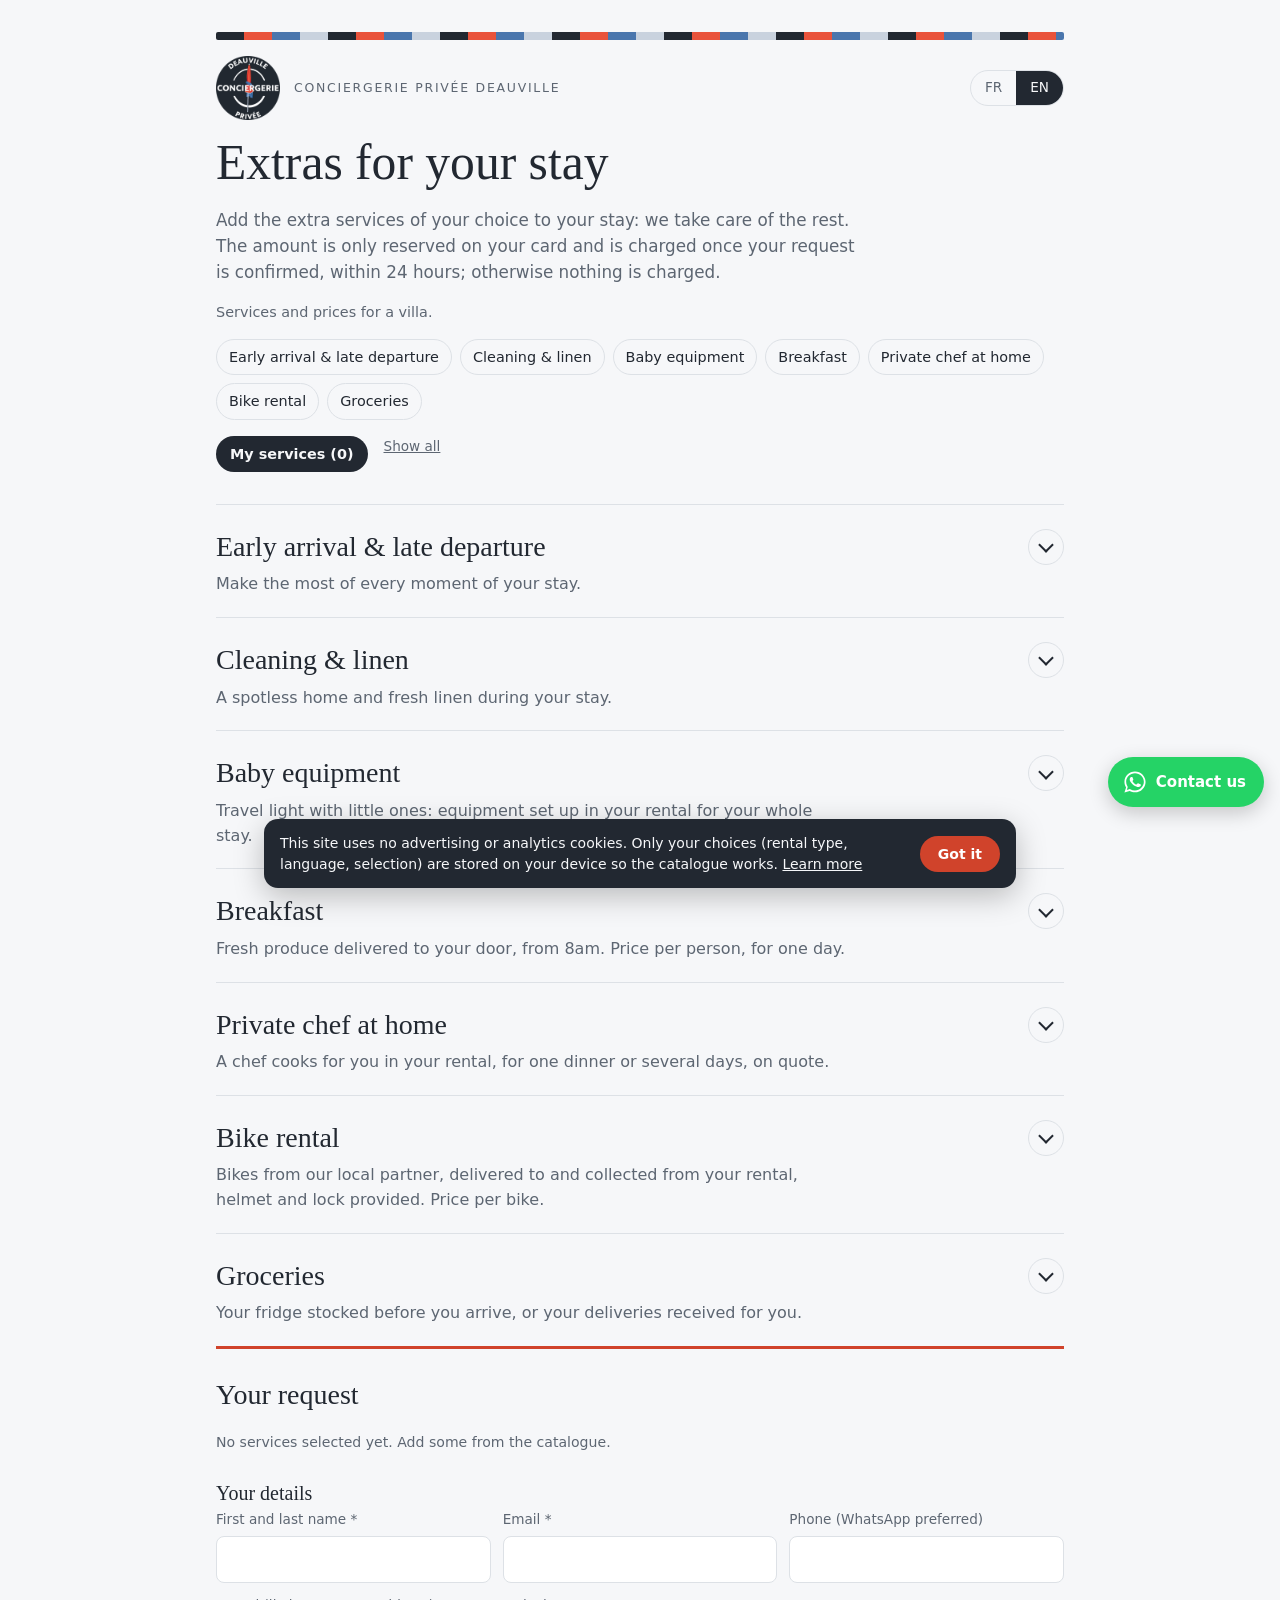
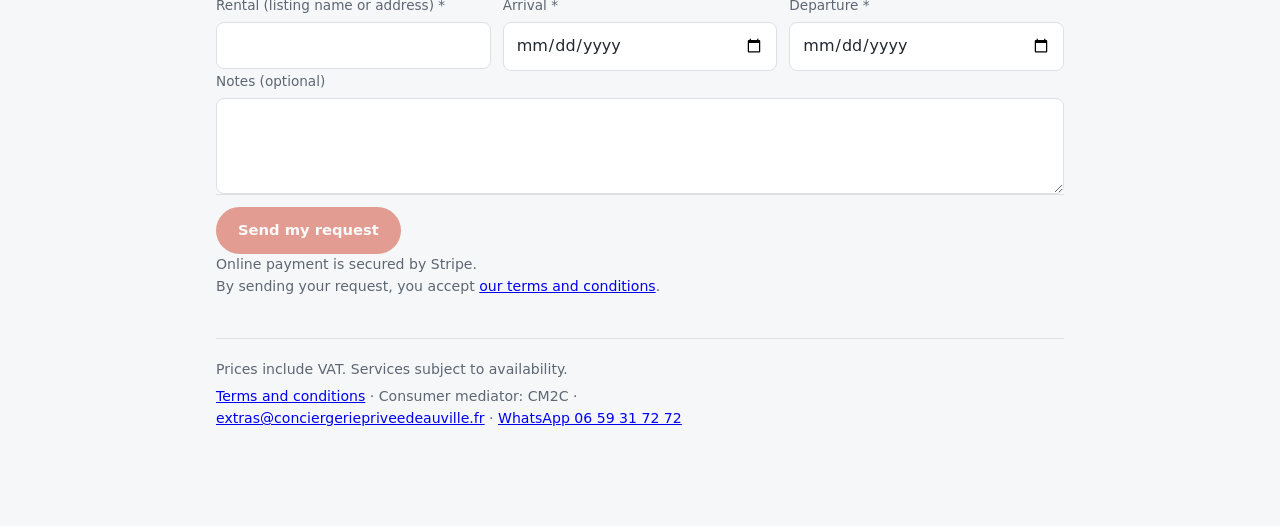
<file: villa/index.html>
<!doctype html>
<html lang="fr">
<head>
<meta charset="utf-8">
<meta name="viewport" content="width=device-width,initial-scale=1">
<link rel="icon" href="https://extras.conciergeriepriveedeauville.fr/favicon.ico" sizes="any">
<link rel="icon" type="image/png" sizes="32x32" href="https://extras.conciergeriepriveedeauville.fr/favicon-32.png">
<link rel="apple-touch-icon" href="https://extras.conciergeriepriveedeauville.fr/apple-touch-icon.png">
<title>Extras séjour (villa) – Conciergerie Privée Deauville</title>
<meta name="robots" content="noindex">
<meta name="description" content="Courses, ménage, linge, arrivée anticipée, départ tardif, équipement bébé, petits-déjeuners, chef privé et vélos : réservez vos extras de séjour à Deauville.">
<style>html,body{margin:0;background:#f6f7f9}

/* Layout : colonne unique de lecture, sections séparées par une rayure de parasol */
.cpd{--sea:#222831;--sea-deep:#222831;--accent:#d0432b;--accent-deep:#b0361f;--blue:#4a76ad;--ink:#222831;--muted:#5d6672;--line:#dde1e6;--paper:#f6f7f9;--card:#ffffff;--on-accent:#ffffff;--stripe-a:#222831;--stripe-b:#e9533b;--stripe-c:#4a76ad;--stripe-d:#c9d2de;
 --display:"Iowan Old Style","Palatino Linotype",Palatino,Georgia,serif;--body:system-ui,-apple-system,"Segoe UI",Roboto,"Helvetica Neue",Arial,sans-serif;
 font-family:var(--body);color:var(--ink);line-height:1.55;font-size:16px}
.cpd *{box-sizing:border-box}
.cpd [lang="en"]{display:none}
.cpd.is-en [lang="en"]{display:inline}.cpd.is-en [lang="fr"]{display:none}
.cpd .wrap{max-width:880px;margin:0 auto;padding-block:32px 56px;padding-left:max(16px,env(safe-area-inset-left,0px));padding-right:max(16px,env(safe-area-inset-right,0px));display:flex;flex-direction:column;gap:0}
.cpd .top{margin-bottom:32px}
.cpd .foot{margin-top:8px}
.cpd .top{display:flex;flex-direction:column;gap:16px}
.cpd .stripes{height:8px;border-radius:2px;background:repeating-linear-gradient(90deg,var(--stripe-a) 0 28px,var(--stripe-b) 28px 56px,var(--stripe-c) 56px 84px,var(--stripe-d) 84px 112px)}
.cpd .brandrow{display:flex;justify-content:space-between;align-items:center;gap:12px;flex-wrap:wrap}
.cpd .eyebrow{font-size:.78rem;letter-spacing:.14em;text-transform:uppercase;color:var(--muted);margin:0}
.cpd .lang{display:inline-flex;border:1px solid var(--line);border-radius:999px;overflow:hidden}
.cpd .lang button{font:inherit;font-size:.85rem;padding:6px 14px;border:0;background:transparent;color:var(--muted);cursor:pointer}
.cpd .lang button[aria-pressed="true"]{background:var(--ink);color:var(--paper)}
.cpd .lang button:focus-visible,.cpd a:focus-visible{outline:2px solid var(--stripe-b);outline-offset:2px}
.cpd h1{font-family:var(--display);font-weight:400;font-size:clamp(2rem,6vw,3.1rem);line-height:1.1;margin:0;color:var(--sea-deep);text-wrap:balance}
.cpd .lede{margin:0;max-width:60ch;color:var(--muted);font-size:1.05rem}
.cpd nav.jump{display:flex;flex-wrap:wrap;gap:8px}
.cpd nav.jump a{font-size:.9rem;text-decoration:none;color:var(--ink);border:1px solid var(--line);padding:6px 12px;border-radius:999px}
.cpd nav.jump a:hover{border-color:var(--accent);color:var(--accent-deep)}
.cpd .block{scroll-margin-top:16px;border-top:1px solid var(--line)}
.cpd .block-body{display:flex;flex-direction:column;gap:16px;padding-bottom:24px}
.cpd .block-photo{display:block;width:100%;aspect-ratio:16/7;object-fit:cover;border-radius:10px;margin-bottom:16px}
.cpd summary.block-head{list-style:none;cursor:pointer;display:flex;align-items:flex-start;justify-content:space-between;gap:16px;padding:20px 0}
.cpd summary.block-head::-webkit-details-marker{display:none}
.cpd .head-text{display:flex;flex-direction:column;gap:4px;min-width:0}
.cpd .chev{flex:none;width:36px;height:36px;border-radius:999px;border:1px solid var(--line);position:relative;margin-top:4px}
.cpd .chev::before{content:"";position:absolute;left:50%;top:45%;width:9px;height:9px;border-right:2px solid var(--ink);border-bottom:2px solid var(--ink);transform:translate(-50%,-50%) rotate(45deg);transition:transform .2s}
.cpd details[open] .chev::before{transform:translate(-50%,-25%) rotate(-135deg)}
.cpd summary.block-head:hover .chev{border-color:var(--accent)}
.cpd summary.block-head:focus-visible{outline:2px solid var(--stripe-b);outline-offset:4px;border-radius:6px}
.cpd .toggle-all{align-self:flex-start;font:inherit;font-size:.85rem;background:none;border:0;padding:0;color:var(--muted);text-decoration:underline;cursor:pointer}

.cpd h2{font-family:var(--display);font-weight:400;font-size:1.75rem;margin:0;color:var(--sea-deep)}
.cpd .block-head p{margin:0;color:var(--muted);max-width:62ch}
.cpd h3{font-size:1.02rem;margin:0;font-weight:600}
.cpd h3.sub{font-family:var(--display);font-weight:400;font-size:1.25rem;color:var(--sea-deep);margin-top:8px}
.cpd .items{list-style:none;margin:0;padding:0;display:flex;flex-direction:column;gap:0}
.cpd .item{display:grid;grid-template-columns:minmax(0,1fr) auto;gap:16px 24px;align-items:center;padding:16px 0;border-bottom:1px dashed var(--line)}
.cpd .item:last-child{border-bottom:0}
.cpd .item-text{min-width:0;display:flex;flex-direction:column;gap:4px}
.cpd .item-text p{margin:0;color:var(--muted);font-size:.95rem;max-width:58ch}
.cpd .item-buy{display:flex;flex-direction:column;align-items:flex-end;gap:8px}
.cpd .price{margin:0;display:flex;align-items:baseline;gap:4px;font-variant-numeric:tabular-nums;white-space:nowrap}
.cpd .amount{font-family:var(--display);font-size:1.45rem;color:var(--sea-deep)}
.cpd .unit{color:var(--muted);font-size:.9rem}
.cpd .ttc{font-size:.68rem;letter-spacing:.1em;color:var(--muted);margin-left:4px}
.cpd .book{display:inline-flex;align-items:center;gap:8px;text-decoration:none;background:var(--accent);color:var(--on-accent);padding:8px 16px;border-radius:999px;font-size:.92rem;font-weight:600;white-space:nowrap}
.cpd .book:hover{background:var(--accent-deep)}
.cpd .table-wrap{overflow-x:auto;border:1px solid var(--line);border-radius:10px;background:var(--card)}
.cpd table.grid{border-collapse:collapse;width:100%;font-size:.95rem}
.cpd .grid th,.cpd .grid td{padding:12px 14px;text-align:left;border-bottom:1px solid var(--line);vertical-align:middle}
.cpd .grid tbody tr:last-child th,.cpd .grid tbody tr:last-child td{border-bottom:0}
.cpd .grid thead th{font-size:.75rem;letter-spacing:.08em;text-transform:uppercase;color:var(--muted);font-weight:600;white-space:nowrap}
.cpd .grid tbody th{font-weight:600;white-space:nowrap}
.cpd .grid .num{text-align:right;font-variant-numeric:tabular-nums;white-space:nowrap}
.cpd .grid .book{padding:6px 12px;font-size:.85rem}
.cpd .pill{display:inline-block;text-decoration:none;color:var(--accent-deep);border:1px solid var(--line);border-radius:999px;padding:5px 10px;font-weight:600}
.cpd .pill:hover{background:var(--accent);color:var(--on-accent);border-color:var(--accent)}
.cpd .tiers thead th{white-space:normal;vertical-align:bottom}.cpd .tiers td.num{text-align:center}.cpd .tiers thead th.num{text-align:center;white-space:normal}
.cpd .intro{margin:0;max-width:64ch;font-size:1rem;color:var(--ink)}
.cpd .grid td.free strong{display:block;color:var(--ink)}
.cpd .grid td.free{color:var(--muted);font-size:.85rem;white-space:normal;text-align:center}
.cpd .rowsub{display:block;font-weight:400;font-size:.8rem;color:var(--muted)}
.cpd .brand{display:flex;align-items:center;gap:14px}
.cpd .brand img{width:64px;height:64px;flex:none}
.cpd .mas-form{display:flex;flex-wrap:wrap;gap:12px 16px}
.cpd .field{display:flex;flex-direction:column;gap:6px;flex:1 1 200px;min-width:0;font-size:.85rem;color:var(--muted)}
.cpd .date-chips{list-style:none;margin:0;padding:0;display:flex;flex-wrap:wrap;gap:6px}
.cpd .date-chips li{display:inline-flex;align-items:center;gap:4px;background:var(--card);border:1px solid var(--line);border-radius:999px;padding:4px 6px 4px 12px;color:var(--ink);font-size:.9rem}
.cpd .date-chips button{border:0;background:none;color:var(--muted);font-size:1.1rem;line-height:1;cursor:pointer;padding:2px 6px;border-radius:999px}
.cpd .date-chips button:hover{color:var(--accent)}
.cpd .date-add{display:flex;flex-direction:column;gap:4px}
.cpd .field.dates .hint{margin:0;font-size:.8rem}
.cpd .field input,.cpd .field select{font:inherit;font-size:1rem;color:var(--ink);background:var(--card);border:1px solid var(--line);border-radius:8px;padding:10px 12px;width:100%}
.cpd .field input:focus-visible,.cpd .field select:focus-visible{outline:2px solid var(--accent);outline-offset:1px}
.cpd .mas-pill[aria-disabled="true"]{opacity:.45;cursor:not-allowed}
.cpd .hint.warn{color:var(--accent-deep);font-weight:600}
.cpd .policy{margin:0;font-size:.88rem;color:var(--ink);border-left:3px solid var(--accent);padding:4px 0 4px 12px;max-width:68ch}
.cpd .hint{margin:0;font-size:.88rem;color:var(--muted)}
.cpd .foot{border-top:1px solid var(--line);padding-top:20px;color:var(--muted);font-size:.88rem;display:flex;flex-direction:column;gap:6px}
.cpd .foot p{margin:0;max-width:70ch}
.cpd button.book{border:0;cursor:pointer;font:inherit;font-size:.92rem;font-weight:600}
.cpd button.pill{background:var(--card);cursor:pointer;font:inherit;font-size:.95rem}
.cpd .added{background:#2f7d4f!important;color:#fff!important;border-color:#2f7d4f!important}
.cpd .top-actions{display:flex;flex-wrap:wrap;gap:16px;align-items:center}
.cpd .sel-btn{font:inherit;font-size:.9rem;font-weight:600;background:var(--ink);color:var(--paper);border:0;border-radius:999px;padding:7px 14px;cursor:pointer}
.cpd .checkout{border-top:3px solid var(--accent);padding:24px 0 32px;display:flex;flex-direction:column;gap:16px;scroll-margin-top:12px}
.cpd .lines{list-style:none;margin:0;padding:0;display:flex;flex-direction:column;gap:12px}
.cpd .line{background:var(--card);border:1px solid var(--line);border-radius:10px;padding:14px;display:flex;flex-direction:column;gap:12px}
.cpd .line-head{display:flex;justify-content:space-between;gap:12px;align-items:flex-start}
.cpd .line-head strong{display:block}
.cpd .line-price{color:var(--muted);font-size:.88rem}
.cpd .rm{font:inherit;font-size:1.3rem;line-height:1;width:32px;height:32px;border-radius:999px;border:1px solid var(--line);background:transparent;cursor:pointer;color:var(--muted);flex:none}
.cpd .qty{display:flex;align-items:center;gap:10px;font-size:.9rem;color:var(--muted)}
.cpd .qty button{width:32px;height:32px;border-radius:999px;border:1px solid var(--line);background:var(--paper);font:inherit;font-size:1.1rem;cursor:pointer;color:var(--ink)}
.cpd .qty output{min-width:2ch;text-align:center;font-weight:600;color:var(--ink)}
.cpd .qty .sub{margin-left:auto;color:var(--ink);font-weight:600}
.cpd .line-fields,.cpd .grid2{display:grid;grid-template-columns:repeat(auto-fit,minmax(220px,1fr));gap:12px}
.cpd .field textarea{font:inherit;font-size:1rem;color:var(--ink);background:var(--card);border:1px solid var(--line);border-radius:8px;padding:10px 12px;width:100%;resize:vertical}
.cpd .pay{grid-column:1/-1;border:1px solid var(--line);border-radius:8px;padding:10px 12px;margin:0;display:flex;flex-direction:column;gap:6px;font-size:.92rem}
.cpd .pay legend{font-size:.85rem;color:var(--muted);padding:0 4px}
.cpd .totals{display:flex;flex-direction:column;gap:4px;border-top:1px solid var(--line);padding-top:12px}
.cpd .totals div{display:flex;justify-content:space-between;font-size:1rem}
.cpd .submit{align-self:flex-start;padding:12px 22px;font-size:1rem}
.cpd .submit:disabled{opacity:.5;cursor:not-allowed}
.cpd .cpd-msg{margin:0;font-size:.95rem}.cpd .cpd-msg.warn{color:var(--accent-deep);font-weight:600}.cpd .cpd-msg.ok{color:#2f7d4f;font-weight:600}
.cpd .cart-bar{position:fixed;left:0;right:0;bottom:0;z-index:50;background:var(--ink);color:var(--paper);display:flex;justify-content:space-between;align-items:center;gap:12px;padding:12px max(16px,env(safe-area-inset-left,0px));padding-bottom:max(12px,env(safe-area-inset-bottom,0px))}
.cpd .cart-bar[hidden]{display:none}
.cpd .cart-bar #cpd-bar-txt{font-weight:600;white-space:nowrap}
.cpd .wrap{padding-bottom:96px}
.cpd:not([data-ptype]) .needs-type{display:none!important}
.cpd:not([data-ptype]) nav.jump a{opacity:.4;pointer-events:none;cursor:default}
.cpd .min{margin:4px 0 0;font-size:.88rem;font-weight:600;color:var(--accent-deep)}
.cpd .example{border:1px solid var(--line);border-radius:10px;background:var(--card);padding:0 16px}
.cpd .example summary{cursor:pointer;padding:12px 0;font-weight:600}
.cpd .example-body{padding-bottom:12px}
.cpd .example h4{margin:12px 0 4px;font-size:.8rem;letter-spacing:.1em;text-transform:uppercase;color:var(--muted)}
.cpd .menu-list{margin:0;padding-left:18px;display:flex;flex-direction:column;gap:4px}
.cpd .chef-cta{display:flex;flex-direction:column;gap:10px;align-items:flex-start}
.cpd[data-ptype="app"] [data-only]:not([data-only~="app"]),.cpd[data-ptype="mai"] [data-only]:not([data-only~="mai"]),.cpd[data-ptype="vil"] [data-only]:not([data-only~="vil"]){display:none}
.cpd .ptype{display:flex;flex-direction:column;gap:10px}
.cpd .ptype-q{margin:0;font-weight:600}
.cpd .ptype-btns{display:flex;flex-wrap:wrap;gap:8px}
.cpd .ptype-btns button{font:inherit;font-size:.95rem;padding:10px 18px;border-radius:999px;border:1px solid var(--line);background:var(--card);color:var(--ink);cursor:pointer}
.cpd .ptype-btns button:hover{border-color:var(--accent)}
.cpd .ptype-btns button[aria-pressed="true"]{background:var(--ink);color:var(--paper);border-color:var(--ink)}
.cpd[data-ptype] .ptype{gap:6px}.cpd[data-ptype] .ptype-q{font-weight:400;color:var(--muted);font-size:.9rem}.cpd[data-ptype] .ptype-btns button{padding:6px 14px;font-size:.88rem}
.cpd .ptype-fixed{margin:0;font-size:.9rem;color:var(--muted)}
@media (max-width:560px){.cpd .item{grid-template-columns:1fr}.cpd .item-buy{flex-direction:row;justify-content:space-between;align-items:center}}
@media (prefers-reduced-motion:reduce){.cpd *{transition:none!important}}
.cpd{background:var(--paper)}</style>
</head>
<body>
<div class="cpd" id="cpd" data-ptype="vil" data-fixed="1">
<div class="wrap">
<div class="top">
<div class="stripes" aria-hidden="true"></div>
<div class="brandrow"><div class="brand"><img src="[data-uri]" alt="Logo Conciergerie Privée Deauville" width="64" height="64"><p class="eyebrow">Conciergerie Privée Deauville</p></div>
<div class="lang" role="group" aria-label="Langue / Language"><button type="button" id="cpd-fr" aria-pressed="true">FR</button><button type="button" id="cpd-en" aria-pressed="false">EN</button></div></div>
<h1><span lang="fr">Les extras de votre séjour</span><span lang="en">Extras for your stay</span></h1>
<p class="lede"><span lang="fr">Ajoutez à votre séjour les services supplémentaires de votre choix : nous nous occupons du reste. Le montant est seulement réservé sur votre carte et n&#x27;est débité qu&#x27;une fois votre demande confirmée, sous 24h ; sinon, rien n&#x27;est débité.</span><span lang="en">Add the extra services of your choice to your stay: we take care of the rest. The amount is only reserved on your card and is charged once your request is confirmed, within 24 hours; otherwise nothing is charged.</span></p>
<p class="ptype-fixed"><span lang="fr">Prestations et tarifs pour une villa.</span><span lang="en">Services and prices for a villa.</span></p>
<nav class="jump" aria-label="Sections"><a href="#horaires"><span lang="fr">Arrivée &amp; départ</span><span lang="en">Early arrival &amp; late departure</span></a><a href="#menage"><span lang="fr">Ménage &amp; linge</span><span lang="en">Cleaning &amp; linen</span></a><a href="#bebe"><span lang="fr">Équipement bébé</span><span lang="en">Baby equipment</span></a><a href="#pdj"><span lang="fr">Petits-déjeuners</span><span lang="en">Breakfast</span></a><a href="#chef"><span lang="fr">Chef privé à domicile</span><span lang="en">Private chef at home</span></a><a href="#velos"><span lang="fr">Location de vélos</span><span lang="en">Bike rental</span></a><a href="#courses" data-only="vil"><span lang="fr">Courses</span><span lang="en">Groceries</span></a></nav>
<div class="top-actions needs-type"><button type="button" class="sel-btn open-co"><span lang="fr">Mes services</span><span lang="en">My services</span> (<span data-count>0</span>)</button><button type="button" class="toggle-all" id="cpd-all"><span lang="fr">Tout afficher</span><span lang="en">Show all</span></button></div>
</div>
<details id="horaires" class="block needs-type"><summary class="block-head"><span class="head-text"><h2><span lang="fr">Arrivée &amp; départ</span><span lang="en">Early arrival &amp; late departure</span></h2><p><span lang="fr">Profitez de chaque instant de votre séjour.</span><span lang="en">Make the most of every moment of your stay.</span></p></span><span class="chev" aria-hidden="true"></span></summary><div class="block-body"><p class="intro"><span lang="fr">Arriver plus tôt pour poser vos valises et filer à la plage, ou prolonger une dernière matinée avant de reprendre la route : nos arrivées anticipées et départs tardifs vous offrent jusqu&#x27;à 5 heures de plus dans votre logement, avant l&#x27;heure d&#x27;arrivée prévue ou après l&#x27;heure de départ prévue.</span><span lang="en">Arrive early to drop your bags and head straight to the beach, or enjoy one last morning before hitting the road: our early arrivals and late departures give you up to 5 extra hours in your rental, before your scheduled check-in or after your scheduled check-out.</span></p>
<p class="intro"><span lang="fr">Indiquez la date et l&#x27;heure souhaitées : nous revenons vers vous sous 24h pour vous confirmer la disponibilité. Si ce n&#x27;est pas possible, rien n&#x27;est débité.</span><span lang="en">Tell us the date and time you would like: we get back to you within 24 hours to confirm availability. If it is not possible, nothing is charged.</span></p>
<div class="table-wrap" data-only="app"><table class="grid tiers">
<thead><tr><th scope="col"><span lang="fr">Appartement</span><span lang="en">Apartment</span></th><th scope="col" class="num"><span lang="fr">Arrivée anticipée</span><span lang="en">Early arrival</span></th><th scope="col" class="num"><span lang="fr">Départ tardif</span><span lang="en">Late departure</span></th></tr></thead>
<tbody>
<tr><th scope="row"><span lang="fr">Jusqu&#x27;à 1h</span><span lang="en">Up to 1 hr</span></th><td class="free"><strong><span lang="fr">Offert</span><span lang="en">Free</span></strong> <span lang="fr">Contactez votre concierge pour l&#x27;organiser.</span><span lang="en">Contact your concierge to arrange it.</span></td><td class="free"><strong><span lang="fr">Offert</span><span lang="en">Free</span></strong> <span lang="fr">Contactez votre concierge pour l&#x27;organiser.</span><span lang="en">Contact your concierge to arrange it.</span></td></tr>
<tr><th scope="row"><span lang="fr">De 1h à 3h</span><span lang="en">1 to 3 hrs</span></th><td class="num"><button type="button" class="pill" data-add="VOY-EARLY-APP-3H">30 €</button></td><td class="num"><button type="button" class="pill" data-add="VOY-LATE-APP-3H">30 €</button></td></tr>
<tr><th scope="row"><span lang="fr">De 3h à 5h</span><span lang="en">3 to 5 hrs</span></th><td class="num"><button type="button" class="pill" data-add="VOY-EARLY-APP-5H">50 €</button></td><td class="num"><button type="button" class="pill" data-add="VOY-LATE-APP-5H">50 €</button></td></tr>
</tbody></table></div><div class="table-wrap" data-only="mai"><table class="grid tiers">
<thead><tr><th scope="col"><span lang="fr">Maison</span><span lang="en">House</span></th><th scope="col" class="num"><span lang="fr">Arrivée anticipée</span><span lang="en">Early arrival</span></th><th scope="col" class="num"><span lang="fr">Départ tardif</span><span lang="en">Late departure</span></th></tr></thead>
<tbody>
<tr><th scope="row"><span lang="fr">Jusqu&#x27;à 1h</span><span lang="en">Up to 1 hr</span></th><td class="free"><strong><span lang="fr">Offert</span><span lang="en">Free</span></strong> <span lang="fr">Contactez votre concierge pour l&#x27;organiser.</span><span lang="en">Contact your concierge to arrange it.</span></td><td class="free"><strong><span lang="fr">Offert</span><span lang="en">Free</span></strong> <span lang="fr">Contactez votre concierge pour l&#x27;organiser.</span><span lang="en">Contact your concierge to arrange it.</span></td></tr>
<tr><th scope="row"><span lang="fr">De 1h à 3h</span><span lang="en">1 to 3 hrs</span></th><td class="num"><button type="button" class="pill" data-add="VOY-EARLY-MAI-3H">50 €</button></td><td class="num"><button type="button" class="pill" data-add="VOY-LATE-MAI-3H">50 €</button></td></tr>
<tr><th scope="row"><span lang="fr">De 3h à 5h</span><span lang="en">3 to 5 hrs</span></th><td class="num"><button type="button" class="pill" data-add="VOY-EARLY-MAI-5H">90 €</button></td><td class="num"><button type="button" class="pill" data-add="VOY-LATE-MAI-5H">90 €</button></td></tr>
</tbody></table></div><div class="table-wrap" data-only="vil"><table class="grid tiers">
<thead><tr><th scope="col"><span lang="fr">Villa</span><span lang="en">Villa</span></th><th scope="col" class="num"><span lang="fr">Arrivée anticipée</span><span lang="en">Early arrival</span></th><th scope="col" class="num"><span lang="fr">Départ tardif</span><span lang="en">Late departure</span></th></tr></thead>
<tbody>
<tr><th scope="row"><span lang="fr">Jusqu&#x27;à 1h</span><span lang="en">Up to 1 hr</span></th><td class="free"><strong><span lang="fr">Offert</span><span lang="en">Free</span></strong> <span lang="fr">Contactez votre concierge pour l&#x27;organiser.</span><span lang="en">Contact your concierge to arrange it.</span></td><td class="free"><strong><span lang="fr">Offert</span><span lang="en">Free</span></strong> <span lang="fr">Contactez votre concierge pour l&#x27;organiser.</span><span lang="en">Contact your concierge to arrange it.</span></td></tr>
<tr><th scope="row"><span lang="fr">De 1h à 3h</span><span lang="en">1 to 3 hrs</span></th><td class="num"><button type="button" class="pill" data-add="VOY-EARLY-VIL-3H">100 €</button></td><td class="num"><button type="button" class="pill" data-add="VOY-LATE-VIL-3H">100 €</button></td></tr>
<tr><th scope="row"><span lang="fr">De 3h à 5h</span><span lang="en">3 to 5 hrs</span></th><td class="num"><button type="button" class="pill" data-add="VOY-EARLY-VIL-5H">180 €</button></td><td class="num"><button type="button" class="pill" data-add="VOY-LATE-VIL-5H">180 €</button></td></tr>
</tbody></table></div><p class="hint"><span lang="fr">Sélectionnez l&#x27;option souhaitée pour l&#x27;ajouter à vos services.</span><span lang="en">Select an option to add it to your services.</span></p><p class="policy"><span lang="fr">À réserver au plus tard 48h avant. Annulation gratuite jusqu&#x27;à 48h avant ; passé ce délai, le service reste dû.</span><span lang="en">Book at least 48 hours ahead. Free cancellation up to 48 hours before; after that, the service is due.</span></p></div></details><details id="menage" class="block needs-type"><summary class="block-head"><span class="head-text"><h2><span lang="fr">Ménage &amp; linge</span><span lang="en">Cleaning &amp; linen</span></h2><p><span lang="fr">Un logement impeccable et du linge frais pendant votre séjour.</span><span lang="en">A spotless home and fresh linen during your stay.</span></p></span><span class="chev" aria-hidden="true"></span></summary><div class="block-body"><ul class="items"><li class="item" data-only="app mai">
  <div class="item-text"><h3><span lang="fr">Ménage en cours de séjour</span><span lang="en">Mid-stay cleaning</span></h3><p><span lang="fr">Un coup de frais en cours de séjour : nous nettoyons la salle de bain, la cuisine et les pièces de vie, et refaisons les lits. Choisissez le jour souhaité : nous vous confirmons notre passage et intervenons dans la journée, même en votre absence. Facturé à l&#x27;heure.</span><span lang="en">A refresh during your stay: we clean the bathroom, kitchen and living areas, and remake the beds. Choose the day you would like: we confirm our visit and come by during the day, even if you are out. Charged by the hour.</span></p><p class="min"><span data-only="app"><span lang="fr">2h minimum en appartement.</span><span lang="en">2 hrs minimum for apartments.</span></span><span data-only="mai"><span lang="fr">3h minimum en maison.</span><span lang="en">3 hrs minimum for houses.</span></span></p></div>
  <div class="item-buy"><p class="price"><span class="amount">30 €</span><span class="unit"><span lang="fr"> / heure</span><span lang="en"> / hour</span></span><span class="ttc"><span lang="fr">TTC</span><span lang="en">incl. VAT</span></span></p><button type="button" class="book" data-add="VOY-MEN"><span lang="fr">Ajouter</span><span lang="en">Add</span><span aria-hidden="true">+</span></button></div>
</li><li class="item" data-only="vil">
  <div class="item-text"><h3><span lang="fr">Ménage en cours de séjour</span><span lang="en">Mid-stay cleaning</span></h3><p><span lang="fr">Un coup de frais en cours de séjour : nous nettoyons la salle de bain, la cuisine et les pièces de vie, et refaisons les lits. Choisissez le jour souhaité : nous vous confirmons notre passage et intervenons dans la journée, même en votre absence. Facturé à l&#x27;heure.</span><span lang="en">A refresh during your stay: we clean the bathroom, kitchen and living areas, and remake the beds. Choose the day you would like: we confirm our visit and come by during the day, even if you are out. Charged by the hour.</span></p><p class="min"><span lang="fr">3h minimum en villa.</span><span lang="en">3 hrs minimum for villas.</span></p></div>
  <div class="item-buy"><p class="price"><span class="amount">36 €</span><span class="unit"><span lang="fr"> / heure</span><span lang="en"> / hour</span></span><span class="ttc"><span lang="fr">TTC</span><span lang="en">incl. VAT</span></span></p><button type="button" class="book" data-add="VOY-MEN-VIL"><span lang="fr">Ajouter</span><span lang="en">Add</span><span aria-hidden="true">+</span></button></div>
</li><li class="item">
  <div class="item-text"><h3><span lang="fr">Linge supplémentaire – livré</span><span lang="en">Extra linen – delivered</span></h3><p><span lang="fr">Parure complète de linge : drap, housse de couette, taies d&#x27;oreiller et serviettes de toilette, livrée dans votre logement.</span><span lang="en">Full linen set: sheet, duvet cover, pillowcases and towels, delivered to your rental.</span></p></div>
  <div class="item-buy"><p class="price"><span class="amount">30 €</span><span class="unit"><span lang="fr"> / parure</span><span lang="en"> / set</span></span><span class="ttc"><span lang="fr">TTC</span><span lang="en">incl. VAT</span></span></p><button type="button" class="book" data-add="VOY-LIN-L"><span lang="fr">Ajouter</span><span lang="en">Add</span><span aria-hidden="true">+</span></button></div>
</li><li class="item">
  <div class="item-text"><h3><span lang="fr">Linge supplémentaire – livré et installé</span><span lang="en">Extra linen – delivered and fitted</span></h3><p><span lang="fr">Parure complète de linge livrée et installée : les lits sont faits et les serviettes changées.</span><span lang="en">Full linen set delivered and fitted: beds are made and towels changed.</span></p></div>
  <div class="item-buy"><p class="price"><span class="amount">35 €</span><span class="unit"><span lang="fr"> / parure</span><span lang="en"> / set</span></span><span class="ttc"><span lang="fr">TTC</span><span lang="en">incl. VAT</span></span></p><button type="button" class="book" data-add="VOY-LIN-LI"><span lang="fr">Ajouter</span><span lang="en">Add</span><span aria-hidden="true">+</span></button></div>
</li></ul><p class="policy"><span lang="fr">À réserver au moins 72h à l&#x27;avance. Annulation gratuite jusqu&#x27;à 72h avant ; passé ce délai, le service reste dû.</span><span lang="en">Book at least 72 hours ahead. Free cancellation up to 72 hours before; after that, the service is due.</span></p></div></details><details id="bebe" class="block needs-type"><summary class="block-head"><span class="head-text"><h2><span lang="fr">Équipement bébé</span><span lang="en">Baby equipment</span></h2><p><span lang="fr">Le nécessaire pour voyager léger avec les tout-petits, installé dans le logement pour tout le séjour.</span><span lang="en">Travel light with little ones: equipment set up in your rental for your whole stay.</span></p></span><span class="chev" aria-hidden="true"></span></summary><div class="block-body"><ul class="items"><li class="item">
  <div class="item-text"><h3><span lang="fr">Lit parapluie</span><span lang="en">Travel cot</span></h3><p><span lang="fr">Lit parapluie mis à disposition pour toute la durée du séjour, fourni avec un drap plat (sans matelas).</span><span lang="en">Travel cot provided for your whole stay, with a flat sheet (no mattress).</span></p></div>
  <div class="item-buy"><p class="price"><span class="amount">30 €</span><span class="unit"><span lang="fr"> / séjour</span><span lang="en"> / stay</span></span><span class="ttc"><span lang="fr">TTC</span><span lang="en">incl. VAT</span></span></p><button type="button" class="book" data-add="BEBE-LIT"><span lang="fr">Ajouter</span><span lang="en">Add</span><span aria-hidden="true">+</span></button></div>
</li><li class="item">
  <div class="item-text"><h3><span lang="fr">Chaise haute</span><span lang="en">High chair</span></h3><p><span lang="fr">Chaise haute mise à disposition pour toute la durée du séjour.</span><span lang="en">High chair provided for your whole stay.</span></p></div>
  <div class="item-buy"><p class="price"><span class="amount">20 €</span><span class="unit"><span lang="fr"> / séjour</span><span lang="en"> / stay</span></span><span class="ttc"><span lang="fr">TTC</span><span lang="en">incl. VAT</span></span></p><button type="button" class="book" data-add="BEBE-CHAISE"><span lang="fr">Ajouter</span><span lang="en">Add</span><span aria-hidden="true">+</span></button></div>
</li></ul><p class="policy"><span lang="fr">Toute perte ou dégradation est refacturée au coût de réparation ou de remplacement.</span><span lang="en">Any loss or damage is charged at repair or replacement cost.</span></p></div></details><details id="pdj" class="block needs-type"><summary class="block-head"><span class="head-text"><h2><span lang="fr">Petits-déjeuners</span><span lang="en">Breakfast</span></h2><p><span lang="fr">Des produits frais livrés chez vous, à partir de 8h. Prix par personne, pour un jour.</span><span lang="en">Fresh produce delivered to your door, from 8am. Price per person, for one day.</span></p></span><span class="chev" aria-hidden="true"></span></summary><div class="block-body"><ul class="items"><li class="item">
  <div class="item-text"><h3><span lang="fr">Petit-déjeuner livré</span><span lang="en">Breakfast delivered</span></h3><p><span lang="fr">Viennoiseries du jour, fruits frais et jus de fruits frais, accompagnés de beurre, de confitures et de boissons chaudes, livrés dans votre logement.</span><span lang="en">Fresh pastries of the day, fresh fruit and fresh juice, with butter, jams and hot drinks, delivered to your rental.</span></p></div>
  <div class="item-buy"><p class="price"><span class="amount">20 €</span><span class="unit"><span lang="fr"> / personne</span><span lang="en"> / person</span></span><span class="ttc"><span lang="fr">TTC</span><span lang="en">incl. VAT</span></span></p><button type="button" class="book" data-add="VOY-PDJ-LIV"><span lang="fr">Ajouter</span><span lang="en">Add</span><span aria-hidden="true">+</span></button></div>
</li><li class="item" data-only="vil">
  <div class="item-text"><h3><span lang="fr">Petit-déjeuner servi à table</span><span lang="en">Breakfast served at your table</span></h3><p><span lang="fr">Servi à table dans votre logement : yaourt ou fromage blanc, fruits frais, ficelle et viennoiseries du jour, beurre et confiture. Jus d&#x27;orange pressé, café, lait, thé ou chocolat chaud.</span><span lang="en">Served at your table in your rental: yoghurt or fromage blanc, fresh fruit, baguette and pastries of the day, butter and jam. Fresh orange juice, coffee, milk, tea or hot chocolate.</span></p></div>
  <div class="item-buy"><p class="price"><span class="amount">35 €</span><span class="unit"><span lang="fr"> / personne</span><span lang="en"> / person</span></span><span class="ttc"><span lang="fr">TTC</span><span lang="en">incl. VAT</span></span></p><button type="button" class="book" data-add="VOY-PDJ-TABLE"><span lang="fr">Ajouter</span><span lang="en">Add</span><span aria-hidden="true">+</span></button></div>
</li></ul><p class="policy"><span lang="fr">Une réservation = un jour : pour plusieurs jours, ajoutez un petit-déjeuner par jour ou contactez-nous. Avant 8h, sur demande, selon nos disponibilités. À réserver au moins 72h à l&#x27;avance ; annulation gratuite jusqu&#x27;à 72h avant.</span><span lang="en">One booking = one day: for several days, add one breakfast per day or contact us. Before 8am on request, subject to availability. Book at least 72 hours ahead; free cancellation up to 72 hours before.</span></p></div></details><details id="chef" class="block needs-type"><summary class="block-head"><span class="head-text"><h2><span lang="fr">Chef privé à domicile</span><span lang="en">Private chef at home</span></h2><p><span lang="fr">Un chef cuisine pour vous dans votre logement, le temps d&#x27;un dîner ou de plusieurs jours, sur devis.</span><span lang="en">A chef cooks for you in your rental, for one dinner or several days, on quote.</span></p></span><span class="chev" aria-hidden="true"></span></summary><div class="block-body"><p class="intro"><span lang="fr">Un chef vient cuisiner chez vous et sert un dîner privatif dans votre logement : vous recevez sans vous occuper de rien. Deux formules au choix.</span><span lang="en">A chef comes to cook at your rental and serves a private dinner: you host without lifting a finger. Two options to choose from.</span></p>
<ul class="items">
<li class="item"><div class="item-text"><h3><span lang="fr">Le menu du chef</span><span lang="en">The chef&#x27;s menu</span></h3><p><span lang="fr">Le chef compose un menu de saison en 3, 4 ou 5 temps, à partir de produits frais.</span><span lang="en">The chef creates a seasonal menu in 3, 4 or 5 courses, with fresh produce.</span></p></div></li>
<li class="item"><div class="item-text"><h3><span lang="fr">Le chef sur mesure</span><span lang="en">The bespoke chef</span></h3><p><span lang="fr">Le chef est à votre disposition à la demi-journée, à la journée ou à la semaine. Nous construisons les menus avec lui, selon vos envies, vos goûts et vos contraintes alimentaires.</span><span lang="en">The chef is at your disposal for half a day, a day or a week. We build the menus with the chef around your wishes, tastes and dietary needs.</span></p></div></li>
</ul>
<h3 class="sub"><span lang="fr">Tarifs indicatifs</span><span lang="en">Indicative prices</span></h3>
<div class="table-wrap"><table class="grid tiers"><thead><tr><th scope="col"><span lang="fr">Menu du chef</span><span lang="en">Chef&#x27;s menu</span><span class="rowsub"><span lang="fr">à partir de 8 personnes</span><span lang="en">from 8 guests</span></span></th><th scope="col" class="num"><span lang="fr">Par personne</span><span lang="en">Per person</span></th></tr></thead><tbody><tr><th scope="row"><span lang="fr">Menu en 3 temps</span><span lang="en">Menu – 3 courses</span><span class="rowsub"><span lang="fr">entrée, plat, dessert</span><span lang="en">starter, main, dessert</span></span></th><td class="num">80 €</td></tr><tr><th scope="row"><span lang="fr">Menu en 4 temps</span><span lang="en">Menu – 4 courses</span><span class="rowsub"><span lang="fr">entrée, plat, fromage, dessert</span><span lang="en">starter, main, cheese, dessert</span></span></th><td class="num">100 €</td></tr><tr><th scope="row"><span lang="fr">Menu en 5 temps</span><span lang="en">Menu – 5 courses</span><span class="rowsub"><span lang="fr">entrée, poisson, viande, fromage, dessert</span><span lang="en">starter, fish, meat, cheese, dessert</span></span></th><td class="num">120 €</td></tr></tbody></table></div>
<div class="table-wrap"><table class="grid tiers"><thead><tr><th scope="col"><span lang="fr">Chef sur mesure</span><span lang="en">Bespoke chef</span></th><th scope="col" class="num"><span lang="fr">Tarif</span><span lang="en">Price</span></th></tr></thead><tbody><tr><th scope="row"><span lang="fr">Demi-journée</span><span lang="en">Half day</span></th><td class="num">450 €</td></tr><tr><th scope="row"><span lang="fr">Journée</span><span lang="en">Full day</span></th><td class="num">700 €</td></tr><tr><th scope="row"><span lang="fr">Semaine</span><span lang="en">Week</span></th><td class="num">4 000 €</td></tr></tbody></table></div>
<details class="example"><summary><span lang="fr">Exemple : menu automne-hiver</span><span lang="en">Example: autumn-winter menu</span></summary><div class="example-body"><p class="hint"><span lang="fr">Le menu évolue au fil des saisons. Vous choisissez vos plats parmi la carte du moment.</span><span lang="en">The menu changes with the seasons. You choose your dishes from the current menu.</span></p><h4><span lang="fr">Entrées</span><span lang="en">Starters</span></h4><ul class="menu-list"><li><span lang="fr">Crème de champignons sauvages, œuf bio, guanciale &amp; vieux Comté (option végétarienne possible)</span><span lang="en">Wild mushroom cream, organic egg, guanciale &amp; aged Comté (vegetarian option available)</span></li><li><span lang="fr">Noix de Saint-Jacques rôties, velouté de panais à la vanille &amp; crumble de châtaignes</span><span lang="en">Roasted scallops, vanilla parsnip velouté &amp; chestnut crumble</span></li><li><span lang="fr">Bar de ligne façon gravlax, pickles de betterave, concombre &amp; condiment au raifort</span><span lang="en">Line-caught sea bass gravlax, beetroot pickles, cucumber &amp; horseradish</span></li></ul><h4><span lang="fr">Plats</span><span lang="en">Mains</span></h4><ul class="menu-list"><li><span lang="fr">Cabillaud cuit au beurre noisette, céleri onctueux au lait de laurier &amp; couteaux au naturel</span><span lang="en">Cod in brown butter, creamy celeriac with bay leaf milk &amp; razor clams</span></li><li><span lang="fr">Pêche du moment, esprit chaudrée, raviole à l&#x27;encre de seiche</span><span lang="en">Catch of the day, chowder style, squid ink ravioli</span></li><li><span lang="fr">Canard de la Ferme de la Houssaye façon pot-au-feu, petits navets &amp; bouillon au gingembre (option végétarienne possible)</span><span lang="en">Ferme de la Houssaye duck pot-au-feu style, baby turnips &amp; ginger broth (vegetarian option available)</span></li><li><span lang="fr">Épaule d&#x27;agneau confite aux épices douces, risotto d&#x27;épeautre, butternut &amp; tomme de brebis</span><span lang="en">Slow-cooked lamb shoulder with sweet spices, spelt risotto, butternut &amp; sheep&#x27;s cheese</span></li></ul><h4><span lang="fr">Desserts</span><span lang="en">Desserts</span></h4><ul class="menu-list"><li><span lang="fr">Gâteau moelleux aux noisettes, cassis confit &amp; crème infusée au foin</span><span lang="en">Soft hazelnut cake, candied blackcurrant &amp; hay-infused cream</span></li><li><span lang="fr">Tarte croustillante au chocolat, ganache onctueuse &amp; gianduja au sésame</span><span lang="en">Crisp chocolate tart, smooth ganache &amp; sesame gianduja</span></li><li><span lang="fr">Panna cotta aux agrumes, tuile au poivre Sichuan &amp; crémeux citron vert-passion</span><span lang="en">Citrus panna cotta, Sichuan pepper tuile &amp; lime-passion fruit cream</span></li></ul></div></details>
<div class="chef-cta"><p class="hint"><span lang="fr">Ajoutez la demande à vos services, puis indiquez la date, le nombre de convives, la formule et vos envies : nous revenons vers vous avec un devis personnalisé. Aucun paiement à cette étape.</span><span lang="en">Add the request to your services, then tell us the date, number of guests, option and wishes: we get back to you with a tailored quote. No payment at this stage.</span></p><button type="button" class="book" data-add="CHEF-DEVIS"><span lang="fr">Demander un devis</span><span lang="en">Request a quote</span><span aria-hidden="true">+</span></button></div><p class="policy"><span lang="fr">Tarifs indicatifs TTC : le prix définitif figure sur le devis. Menu du chef à partir de 8 personnes. Option végétarienne possible.</span><span lang="en">Indicative prices incl. VAT: the final price is on the quote. Chef&#x27;s menu from 8 guests. Vegetarian option available.</span></p></div></details><details id="velos" class="block needs-type"><summary class="block-head"><span class="head-text"><h2><span lang="fr">Location de vélos</span><span lang="en">Bike rental</span></h2><p><span lang="fr">Vélos de notre partenaire local, livrés et récupérés à votre logement, casque et antivol fournis. Prix par vélo.</span><span lang="en">Bikes from our local partner, delivered to and collected from your rental, helmet and lock provided. Price per bike.</span></p></span><span class="chev" aria-hidden="true"></span></summary><div class="block-body"><p class="hint"><span lang="fr">Touchez un prix pour ajouter un vélo pour cette durée.</span><span lang="en">Tap a price to add a bike for that duration.</span></p>
<div class="table-wrap"><table class="grid bikes"><thead><tr><th scope="col"><span lang="fr">Location</span><span lang="en">Rental</span></th><th scope="col" class="num"><span lang="fr">24h</span><span lang="en">24h</span></th><th scope="col" class="num"><span lang="fr">3 jours</span><span lang="en">3 days</span></th><th scope="col" class="num"><span lang="fr">4 jours</span><span lang="en">4 days</span></th><th scope="col" class="num"><span lang="fr">5 jours</span><span lang="en">5 days</span></th><th scope="col" class="num"><span lang="fr">6 jours</span><span lang="en">6 days</span></th><th scope="col" class="num"><span lang="fr">7 jours</span><span lang="en">7 days</span></th></tr></thead><tbody><tr><th scope="row"><span lang="fr">Vélo classique</span><span lang="en">Classic bike</span></th><td class="num"><button type="button" class="pill" data-add="VELO-CLA-STD-24H">33 €</button></td><td class="num"><button type="button" class="pill" data-add="VELO-CLA-STD-3J">55,50 €</button></td><td class="num"><button type="button" class="pill" data-add="VELO-CLA-STD-4J">63 €</button></td><td class="num"><button type="button" class="pill" data-add="VELO-CLA-STD-5J">67,50 €</button></td><td class="num"><button type="button" class="pill" data-add="VELO-CLA-STD-6J">75,60 €</button></td><td class="num"><button type="button" class="pill" data-add="VELO-CLA-STD-7J">87,75 €</button></td></tr><tr><th scope="row"><span lang="fr">Vélo électrique</span><span lang="en">E-bike</span></th><td class="num"><button type="button" class="pill" data-add="VELO-ELEC-STD-24H">70,50 €</button></td><td class="num"><button type="button" class="pill" data-add="VELO-ELEC-STD-3J">138 €</button></td><td class="num"><button type="button" class="pill" data-add="VELO-ELEC-STD-4J">172,50 €</button></td><td class="num"><button type="button" class="pill" data-add="VELO-ELEC-STD-5J">189 €</button></td><td class="num"><button type="button" class="pill" data-add="VELO-ELEC-STD-6J">214,65 €</button></td><td class="num"><button type="button" class="pill" data-add="VELO-ELEC-STD-7J">256,50 €</button></td></tr></tbody></table></div><h3 class="sub"><span lang="fr">Enfants</span><span lang="en">Kids</span></h3><ul class="items"><li class="item">
  <div class="item-text"><h3><span lang="fr">Vélo enfant</span><span lang="en">Kids&#x27; bike</span></h3><p><span lang="fr">7-8 ans ou 9-12 ans, casque inclus. Prix par vélo et par jour.</span><span lang="en">Ages 7-8 or 9-12, helmet included. Price per bike per day.</span></p></div>
  <div class="item-buy"><p class="price"><span class="amount">33 €</span><span class="unit"><span lang="fr"> / jour</span><span lang="en"> / day</span></span><span class="ttc"><span lang="fr">TTC</span><span lang="en">incl. VAT</span></span></p><button type="button" class="book" data-add="VELO-ENF-JOUR"><span lang="fr">Ajouter</span><span lang="en">Add</span><span aria-hidden="true">+</span></button></div>
</li><li class="item">
  <div class="item-text"><h3><span lang="fr">Remorque enfant – à la journée</span><span lang="en">Child trailer – per day</span></h3><p><span lang="fr">De 1 à 4 jours. Prix par jour.</span><span lang="en">1 to 4 days. Price per day.</span></p></div>
  <div class="item-buy"><p class="price"><span class="amount">15 €</span><span class="unit"><span lang="fr"> / jour</span><span lang="en"> / day</span></span><span class="ttc"><span lang="fr">TTC</span><span lang="en">incl. VAT</span></span></p><button type="button" class="book" data-add="REM-ENF-JOUR"><span lang="fr">Ajouter</span><span lang="en">Add</span><span aria-hidden="true">+</span></button></div>
</li><li class="item">
  <div class="item-text"><h3><span lang="fr">Remorque enfant – forfait 5 à 7 jours</span><span lang="en">Child trailer – 5 to 7 days</span></h3><p><span lang="fr">Forfait par remorque pour un séjour de 5 à 7 jours.</span><span lang="en">Flat rate per trailer for 5 to 7 days.</span></p></div>
  <div class="item-buy"><p class="price"><span class="amount">70 €</span><span class="ttc"><span lang="fr">TTC</span><span lang="en">incl. VAT</span></span></p><button type="button" class="book" data-add="REM-ENF-SEM"><span lang="fr">Ajouter</span><span lang="en">Add</span><span aria-hidden="true">+</span></button></div>
</li></ul><p class="policy"><span lang="fr">Annulation gratuite jusqu&#x27;à 72h avant le début de la location ; passé ce délai, la location reste due. Toute perte, vol ou dégradation est refacturé au coût de réparation ou de remplacement.</span><span lang="en">Free cancellation up to 72 hours before the rental starts; after that, the rental is due. Any loss, theft or damage is charged at repair or replacement cost.</span></p></div></details><details id="courses" class="block needs-type" data-only="vil"><summary class="block-head"><span class="head-text"><h2><span lang="fr">Courses</span><span lang="en">Groceries</span></h2><p><span lang="fr">Votre réfrigérateur rempli avant votre arrivée, ou vos commandes réceptionnées pour vous.</span><span lang="en">Your fridge stocked before you arrive, or your deliveries received for you.</span></p></span><span class="chev" aria-hidden="true"></span></summary><div class="block-body"><ul class="items"><li class="item" data-only="vil">
  <div class="item-text"><h3><span lang="fr">Nous faisons vos courses</span><span lang="en">We do your shopping</span></h3><p><span lang="fr">Nous vous envoyons sur WhatsApp un modèle de liste à compléter : nous passons commande, puis livrons et rangeons vos courses dans le logement avant votre arrivée. Le prix couvre le service ; le montant des courses est facturé à part, au ticket.</span><span lang="en">We send you a shopping list template on WhatsApp: we place the order, then deliver and put away your groceries in your rental before you arrive. Price covers the service; groceries are billed separately at cost.</span></p><p class="min"><a href="https://extras.conciergeriepriveedeauville.fr/courses/liste/" target="_blank" rel="noopener"><span lang="fr">Découvrir la liste de courses</span><span lang="en">See the grocery list</span> →</a></p></div>
  <div class="item-buy"><p class="price"><span class="amount">100 €</span><span class="ttc"><span lang="fr">TTC</span><span lang="en">incl. VAT</span></span></p><button type="button" class="book" data-add="VOY-COUR-1"><span lang="fr">Ajouter</span><span lang="en">Add</span><span aria-hidden="true">+</span></button></div>
</li><li class="item" data-only="vil">
  <div class="item-text"><h3><span lang="fr">Récupération de votre drive</span><span lang="en">Click &amp; collect pick-up</span></h3><p><span lang="fr">Vous commandez en drive et nous indiquez le créneau : nous récupérons vos courses et les livrons dans le logement.</span><span lang="en">You order click &amp; collect and share the slot: we pick up your groceries and bring them to your rental.</span></p><p class="min"><span lang="fr">Créneau à valider avec votre concierge avant de finaliser la commande.</span><span lang="en">Please confirm the time slot with your concierge before completing your order.</span></p></div>
  <div class="item-buy"><p class="price"><span class="amount">60 €</span><span class="ttc"><span lang="fr">TTC</span><span lang="en">incl. VAT</span></span></p><button type="button" class="book" data-add="VOY-COUR-2"><span lang="fr">Ajouter</span><span lang="en">Add</span><span aria-hidden="true">+</span></button></div>
</li><li class="item" data-only="vil">
  <div class="item-text"><h3><span lang="fr">Réception de votre livraison</span><span lang="en">Delivery reception</span></h3><p><span lang="fr">Vous commandez une livraison à nos coordonnées : nous la réceptionnons et la déposons dans le logement.</span><span lang="en">You order a delivery to our address: we receive it and drop it at your rental.</span></p><p class="min"><span lang="fr">Créneau à valider avec votre concierge avant de finaliser la commande.</span><span lang="en">Please confirm the time slot with your concierge before completing your order.</span></p></div>
  <div class="item-buy"><p class="price"><span class="amount">60 €</span><span class="ttc"><span lang="fr">TTC</span><span lang="en">incl. VAT</span></span></p><button type="button" class="book" data-add="VOY-COUR-3"><span lang="fr">Ajouter</span><span lang="en">Add</span><span aria-hidden="true">+</span></button></div>
</li></ul><p class="policy"><span lang="fr">Annulation gratuite jusqu&#x27;à 72h avant votre arrivée ; passé ce délai, le service et les courses déjà achetées restent dus.</span><span lang="en">Free cancellation up to 72 hours before your arrival; after that, the service and any groceries already purchased are due.</span></p></div></details>
<section id="cpd-checkout" class="checkout needs-type" hidden aria-labelledby="co-title">
<h2 id="co-title"><span lang="fr">Votre demande</span><span lang="en">Your request</span></h2>
<ul class="lines" id="cpd-lines"></ul>
<form id="cpd-form" novalidate>
<h3 class="sub"><span lang="fr">Vos coordonnées</span><span lang="en">Your details</span></h3>
<div class="grid2">
<label class="field" for="g-nom"><span><span lang="fr">Prénom et nom *</span><span lang="en">First and last name *</span></span><input id="g-nom" autocomplete="name"></label>
<label class="field" for="g-email"><span><span lang="fr">E-mail *</span><span lang="en">Email *</span></span><input id="g-email" type="email" autocomplete="email"></label>
<label class="field" for="g-tel"><span><span lang="fr">Téléphone (WhatsApp de préférence)</span><span lang="en">Phone (WhatsApp preferred)</span><span id="g-tel-req" hidden> *</span></span><input id="g-tel" type="tel" autocomplete="tel"></label>
<label class="field" for="g-logement"><span><span lang="fr">Logement (nom de l&#x27;annonce ou adresse) *</span><span lang="en">Rental (listing name or address) *</span></span><input id="g-logement"></label>
<label class="field" for="g-arrivee"><span><span lang="fr">Arrivée *</span><span lang="en">Arrival *</span></span><input id="g-arrivee" type="date"></label>
<label class="field" for="g-depart"><span><span lang="fr">Départ *</span><span lang="en">Departure *</span></span><input id="g-depart" type="date"></label>
</div>
<label class="field" for="g-notes"><span><span lang="fr">Remarques (facultatif)</span><span lang="en">Notes (optional)</span></span><textarea id="g-notes" rows="3"></textarea></label>
<div class="totals" id="cpd-total"></div>
<button type="submit" class="book submit" id="cpd-submit" disabled><span lang="fr">Envoyer ma demande</span><span lang="en">Send my request</span></button>
<p class="cpd-msg" id="cpd-msg" role="status" aria-live="polite"></p>
<p class="hint"><span lang="fr">Le paiement en ligne est sécurisé par Stripe.</span><span lang="en">Online payment is secured by Stripe.</span></p>
<p class="hint"><span lang="fr">En envoyant votre demande, vous acceptez <a href="https://extras.conciergeriepriveedeauville.fr/cgv.html" target="_blank" rel="noopener">nos CGV</a>.</span><span lang="en">By sending your request, you accept <a href="https://extras.conciergeriepriveedeauville.fr/cgv.html" target="_blank" rel="noopener">our terms and conditions</a>.</span></p>
</form>
</section>
<footer class="foot"><p><span lang="fr">Prix TTC. Services soumis à disponibilité.</span><span lang="en">Prices include VAT. Services subject to availability.</span></p><p><a href="https://extras.conciergeriepriveedeauville.fr/cgv.html" target="_blank" rel="noopener"><span lang="fr">Conditions générales de vente</span><span lang="en">Terms and conditions</span></a> · <span lang="fr">Médiateur de la consommation : CM2C</span><span lang="en">Consumer mediator: CM2C</span> · <a href="mailto:extras@conciergeriepriveedeauville.fr">extras@conciergeriepriveedeauville.fr</a> · <a href="https://wa.me/33659317272" target="_blank" rel="noopener">WhatsApp 06 59 31 72 72</a></p></footer>
</div>
<div class="cart-bar" id="cpd-bar" hidden><span id="cpd-bar-txt"></span><button type="button" class="book open-co"><span lang="fr">Valider ma demande</span><span lang="en">Review my request</span><span aria-hidden="true">→</span></button></div>
</div>
<script>
(function(){var r=document.getElementById("cpd"),PT={"app":1,"mai":1,"vil":1},AL={"appartement":"app","maison":"mai","villa":"vil","app":"app","mai":"mai","vil":"vil"};
function setT(p,keep){if(!PT[p])return;r.setAttribute("data-ptype",p);r.querySelectorAll("[data-ptype-btn]").forEach(function(b){b.setAttribute("aria-pressed",b.getAttribute("data-ptype-btn")===p)});if(keep){try{localStorage.setItem("cpd-ptype",p)}catch(e){}}document.dispatchEvent(new CustomEvent("cpd-ptype",{detail:p}))}
if(r.getAttribute("data-fixed")!=="1"){var q=null;try{q=AL[(new URLSearchParams(location.search).get("type")||"").toLowerCase()]}catch(e){}
var st=null;try{st=localStorage.getItem("cpd-ptype")}catch(e){}
if(q)setT(q,false);else if(PT[st])setT(st,false);
r.querySelectorAll("[data-ptype-btn]").forEach(function(b){b.addEventListener("click",function(){setT(b.getAttribute("data-ptype-btn"),true)})})}})();
(function(){var r=document.getElementById("cpd"),fr=document.getElementById("cpd-fr"),en=document.getElementById("cpd-en");
function set(l){r.classList.toggle("is-en",l==="en");fr.setAttribute("aria-pressed",l==="fr");en.setAttribute("aria-pressed",l==="en");try{localStorage.setItem("cpd-lang",l)}catch(e){}}
fr.addEventListener("click",function(){set("fr")});en.addEventListener("click",function(){set("en")});
var l=null;try{l=localStorage.getItem("cpd-lang")}catch(e){}
if(!l){l=((navigator.language||"fr").slice(0,2)==="fr")?"fr":"en"}set(l);
var secsEl=r.querySelectorAll("details.block"),all=document.getElementById("cpd-all");
function openSec(id){var el=document.getElementById(id);if(el&&el.tagName==="DETAILS")el.open=true}
r.querySelectorAll('nav.jump a').forEach(function(a){a.addEventListener("click",function(){openSec(a.getAttribute("href").slice(1))},true)});
if(location.hash)openSec(location.hash.slice(1));
function allOpen(){return Array.prototype.every.call(secsEl,function(x){return x.open})}
function lblAll(){all.innerHTML=allOpen()?"<span lang=\"fr\">Tout replier</span><span lang=\"en\">Collapse all</span>":"<span lang=\"fr\">Tout afficher</span><span lang=\"en\">Show all</span>"}
all.addEventListener("click",function(){var o=!allOpen();secsEl.forEach(function(x){x.open=o});lblAll()});
secsEl.forEach(function(x){x.addEventListener("toggle",lblAll)});
var d=document.getElementById("mas-date"),ty=document.getElementById("mas-type"),hint=document.getElementById("mas-hint");
if(d){var n=new Date();n.setDate(n.getDate()+1);d.min=n.toISOString().slice(0,10);
function lab(){var en=r.classList.contains("is-en");Array.prototype.forEach.call(ty.options,function(o){o.textContent=en?o.dataset.en:o.dataset.fr})}
fr.addEventListener("click",lab);en.addEventListener("click",lab);lab();
function upd(){var ok=d.value&&ty.value;document.querySelectorAll(".mas-pill").forEach(function(a){a.setAttribute("aria-disabled",ok?"false":"true");a.href=ok?a.dataset.base+"?client_reference_id="+d.value+"_"+ty.value:a.dataset.base});if(ok)hint.classList.remove("warn")}
d.addEventListener("change",upd);ty.addEventListener("change",upd);upd();
document.querySelectorAll(".mas-pill").forEach(function(a){a.addEventListener("click",function(e){if(a.getAttribute("aria-disabled")==="true"){e.preventDefault();hint.classList.add("warn");(d.value?ty:d).focus()}})})}
})();
</script>
<script>
(function(){
var CFG={"VOY-COUR-1": {"p": "price_1UUYLFDzWN1GhqOZIsvrFv3Z", "c": 10000, "fr": "Courses – nous faisons vos courses", "en": "Groceries – we do your shopping", "g": "courses", "m": 1, "d": 1}, "VOY-COUR-2": {"p": "price_1UUYLPDzWN1GhqOZLnJtatr1", "c": 6000, "fr": "Courses – récupération de votre drive", "en": "Groceries – click & collect pick-up", "g": "courses", "m": 1, "d": 1}, "VOY-COUR-3": {"p": "price_1UUYLRDzWN1GhqOZ5TrISrMv", "c": 6000, "fr": "Courses – réception de votre livraison", "en": "Groceries – delivery reception", "g": "courses", "m": 1, "d": 1}, "VOY-MEN": {"p": "price_1UUYLVDzWN1GhqOZERCPowv8", "c": 3000, "fr": "Ménage supplémentaire en cours de séjour", "en": "Mid-stay cleaning", "g": "menage", "m": 10, "d": 1, "q": ["Heures", "Hours"], "u": ["heure", "hour"]}, "VOY-LIN-L": {"p": "price_1UUYLXDzWN1GhqOZpJK8q6ey", "c": 3000, "fr": "Kit linge supplémentaire – livraison", "en": "Extra linen – delivered", "g": "linge", "m": 10, "d": 1, "q": ["Parures", "Sets"], "u": ["parure", "set"]}, "VOY-LIN-LI": {"p": "price_1UUYLZDzWN1GhqOZXShFDE8B", "c": 3500, "fr": "Kit linge supplémentaire – livraison et installation", "en": "Extra linen – delivered and fitted", "g": "linge", "m": 10, "d": 1, "q": ["Parures", "Sets"], "u": ["parure", "set"]}, "VELO-CLA-STD-24H": {"p": "price_1UUYLqDzWN1GhqOZnd6BYved", "c": 3300, "fr": "Vélo classique – 24h", "en": "Classic bike – 24h", "g": "velos", "m": 10, "d": 1, "q": ["Vélos", "Bikes"], "u": ["vélo", "bike"]}, "VELO-CLA-STD-3J": {"p": "price_1UUYLsDzWN1GhqOZb3dmMHDB", "c": 5550, "fr": "Vélo classique – 3 jours", "en": "Classic bike – 3 days", "g": "velos", "m": 10, "d": 1, "q": ["Vélos", "Bikes"], "u": ["vélo", "bike"]}, "VELO-CLA-STD-4J": {"p": "price_1UUYLvDzWN1GhqOZodIyv7xa", "c": 6300, "fr": "Vélo classique – 4 jours", "en": "Classic bike – 4 days", "g": "velos", "m": 10, "d": 1, "q": ["Vélos", "Bikes"], "u": ["vélo", "bike"]}, "VELO-CLA-STD-5J": {"p": "price_1UUYLxDzWN1GhqOZvu5cndV2", "c": 6750, "fr": "Vélo classique – 5 jours", "en": "Classic bike – 5 days", "g": "velos", "m": 10, "d": 1, "q": ["Vélos", "Bikes"], "u": ["vélo", "bike"]}, "VELO-CLA-STD-6J": {"p": "price_1UUYLzDzWN1GhqOZuZLevf0a", "c": 7560, "fr": "Vélo classique – 6 jours", "en": "Classic bike – 6 days", "g": "velos", "m": 10, "d": 1, "q": ["Vélos", "Bikes"], "u": ["vélo", "bike"]}, "VELO-CLA-STD-7J": {"p": "price_1UUYM2DzWN1GhqOZLEVvu5vU", "c": 8775, "fr": "Vélo classique – semaine (7 jours)", "en": "Classic bike – week (7 days)", "g": "velos", "m": 10, "d": 1, "q": ["Vélos", "Bikes"], "u": ["vélo", "bike"]}, "VELO-ELEC-STD-24H": {"p": "price_1UUYM4DzWN1GhqOZHzUQhQIQ", "c": 7050, "fr": "Vélo électrique – 24h", "en": "E-bike – 24h", "g": "velos", "m": 10, "d": 1, "q": ["Vélos", "Bikes"], "u": ["vélo", "bike"]}, "VELO-ELEC-STD-3J": {"p": "price_1UUYM7DzWN1GhqOZxXaM6bG2", "c": 13800, "fr": "Vélo électrique – 3 jours", "en": "E-bike – 3 days", "g": "velos", "m": 10, "d": 1, "q": ["Vélos", "Bikes"], "u": ["vélo", "bike"]}, "VELO-ELEC-STD-4J": {"p": "price_1UUYMBDzWN1GhqOZParSzFAJ", "c": 17250, "fr": "Vélo électrique – 4 jours", "en": "E-bike – 4 days", "g": "velos", "m": 10, "d": 1, "q": ["Vélos", "Bikes"], "u": ["vélo", "bike"]}, "VELO-ELEC-STD-5J": {"p": "price_1UUYMEDzWN1GhqOZ1JfC1Mio", "c": 18900, "fr": "Vélo électrique – 5 jours", "en": "E-bike – 5 days", "g": "velos", "m": 10, "d": 1, "q": ["Vélos", "Bikes"], "u": ["vélo", "bike"]}, "VELO-ELEC-STD-6J": {"p": "price_1UUYMGDzWN1GhqOZBr1WlaGx", "c": 21465, "fr": "Vélo électrique – 6 jours", "en": "E-bike – 6 days", "g": "velos", "m": 10, "d": 1, "q": ["Vélos", "Bikes"], "u": ["vélo", "bike"]}, "VELO-ELEC-STD-7J": {"p": "price_1UUYMJDzWN1GhqOZK64Vt9qE", "c": 25650, "fr": "Vélo électrique – semaine (7 jours)", "en": "E-bike – week (7 days)", "g": "velos", "m": 10, "d": 1, "q": ["Vélos", "Bikes"], "u": ["vélo", "bike"]}, "VELO-ENF-JOUR": {"p": "price_1UUYMMDzWN1GhqOZAUIA7iGB", "c": 3300, "fr": "Vélo enfant – à la journée", "en": "Kids' bike – per day", "g": "velos", "m": 21, "d": 1, "q": ["Vélos × jours", "Bikes × days"], "u": ["vélo / jour", "bike / day"]}, "REM-ENF-JOUR": {"p": "price_1UUYMODzWN1GhqOZmPxArAiw", "c": 1500, "fr": "Remorque enfant – à la journée", "en": "Child trailer – per day", "g": "velos", "m": 4, "d": 1, "q": ["Jours", "Days"], "u": ["jour", "day"]}, "REM-ENF-SEM": {"p": "price_1UUYMRDzWN1GhqOZJfPBUAuQ", "c": 7000, "fr": "Remorque enfant – forfait 5 à 7 jours", "en": "Child trailer – 5 to 7 days", "g": "velos", "m": 3, "d": 1, "q": ["Remorques", "Trailers"]}, "VOY-PDJ-LIV": {"p": "price_1UadYKDzWN1GhqOZiEORPQxT", "c": 2000, "fr": "Petit-déjeuner livré", "en": "Breakfast delivered", "g": "pdj", "m": 20, "d": 2, "q": ["Personnes", "People"], "u": ["personne", "person"]}, "VOY-PDJ-TABLE": {"p": "price_1UadYLDzWN1GhqOZO8oCRkCs", "c": 3500, "fr": "Petit-déjeuner servi à table", "en": "Breakfast served at your table", "g": "pdj", "m": 20, "d": 2, "q": ["Personnes", "People"], "u": ["personne", "person"]}, "BEBE-LIT": {"p": "price_1UUvixDzWN1GhqOZyLLi0NKv", "c": 3000, "fr": "Lit parapluie – forfait séjour", "en": "Travel cot – whole stay", "g": "bebe", "m": 3, "d": 1, "q": ["Quantité", "Quantity"]}, "BEBE-CHAISE": {"p": "price_1UUvj1DzWN1GhqOZJcBFEtMj", "c": 2000, "fr": "Chaise haute – forfait séjour", "en": "High chair – whole stay", "g": "bebe", "m": 3, "d": 1, "q": ["Quantité", "Quantity"]}, "MAS-SOLO-60": {"p": "price_1UUuo2DzWN1GhqOZKkDSNn5w", "c": 12000, "fr": "Massage solo – 1h", "en": "Solo massage – 1 hr", "g": "massage", "m": 1, "d": 1}, "MAS-SOLO-90": {"p": "price_1UUuo5DzWN1GhqOZipo6bIEx", "c": 18000, "fr": "Massage solo – 1h30", "en": "Solo massage – 1 hr 30", "g": "massage", "m": 1, "d": 1}, "MAS-SOLO-120": {"p": "price_1UUuo8DzWN1GhqOZ1CtXO1xT", "c": 24000, "fr": "Massage solo – 2h", "en": "Solo massage – 2 hrs", "g": "massage", "m": 1, "d": 1}, "MAS-DUO-60": {"p": "price_1UUuoBDzWN1GhqOZNLP8tWBq", "c": 24000, "fr": "Massage duo – 1h", "en": "Duo massage – 1 hr", "g": "massage", "m": 1, "d": 1}, "MAS-DUO-90": {"p": "price_1UUuoEDzWN1GhqOZXaNyzfGd", "c": 36000, "fr": "Massage duo – 1h30", "en": "Duo massage – 1 hr 30", "g": "massage", "m": 1, "d": 1}, "MAS-DUO-120": {"p": "price_1UUuoHDzWN1GhqOZkX7255Fo", "c": 48000, "fr": "Massage duo – 2h", "en": "Duo massage – 2 hrs", "g": "massage", "m": 1, "d": 1}, "VOY-EARLY-APP-3H": {"p": "price_1UaBgSDzWN1GhqOZ0TLKyLNz", "c": 3000, "fr": "Arrivée anticipée – appartement – 1 à 3h avant", "en": "Early arrival – apartment – 1 to 3 hrs earlier", "g": "horaires", "m": 1, "d": 1}, "VOY-EARLY-APP-5H": {"p": "price_1UaBgUDzWN1GhqOZcFpzydbc", "c": 5000, "fr": "Arrivée anticipée – appartement – 3 à 5h avant", "en": "Early arrival – apartment – 3 to 5 hrs earlier", "g": "horaires", "m": 1, "d": 1}, "VOY-LATE-APP-3H": {"p": "price_1UaBgWDzWN1GhqOZ3vdNFB4r", "c": 3000, "fr": "Départ tardif – appartement – 1 à 3h après", "en": "Late departure – apartment – 1 to 3 hrs later", "g": "horaires", "m": 1, "d": 1}, "VOY-LATE-APP-5H": {"p": "price_1UaBgYDzWN1GhqOZvlN62QkO", "c": 5000, "fr": "Départ tardif – appartement – 3 à 5h après", "en": "Late departure – apartment – 3 to 5 hrs later", "g": "horaires", "m": 1, "d": 1}, "VOY-EARLY-MAI-3H": {"p": "price_1UaBgbDzWN1GhqOZw2uPRxuL", "c": 5000, "fr": "Arrivée anticipée – maison – 1 à 3h avant", "en": "Early arrival – house – 1 to 3 hrs earlier", "g": "horaires", "m": 1, "d": 1}, "VOY-EARLY-MAI-5H": {"p": "price_1UaBgdDzWN1GhqOZAh6TmKu6", "c": 9000, "fr": "Arrivée anticipée – maison – 3 à 5h avant", "en": "Early arrival – house – 3 to 5 hrs earlier", "g": "horaires", "m": 1, "d": 1}, "VOY-LATE-MAI-3H": {"p": "price_1UaBgfDzWN1GhqOZzM36YMI7", "c": 5000, "fr": "Départ tardif – maison – 1 à 3h après", "en": "Late departure – house – 1 to 3 hrs later", "g": "horaires", "m": 1, "d": 1}, "VOY-LATE-MAI-5H": {"p": "price_1UaBghDzWN1GhqOZklZL04Ff", "c": 9000, "fr": "Départ tardif – maison – 3 à 5h après", "en": "Late departure – house – 3 to 5 hrs later", "g": "horaires", "m": 1, "d": 1}, "VOY-EARLY-VIL-3H": {"p": "price_1UaBgjDzWN1GhqOZH7A18TiO", "c": 10000, "fr": "Arrivée anticipée – villa – 1 à 3h avant", "en": "Early arrival – villa – 1 to 3 hrs earlier", "g": "horaires", "m": 1, "d": 1}, "VOY-EARLY-VIL-5H": {"p": "price_1UaBglDzWN1GhqOZFsKpbeEr", "c": 18000, "fr": "Arrivée anticipée – villa – 3 à 5h avant", "en": "Early arrival – villa – 3 to 5 hrs earlier", "g": "horaires", "m": 1, "d": 1}, "VOY-LATE-VIL-3H": {"p": "price_1UaBgnDzWN1GhqOZUdxaa90d", "c": 10000, "fr": "Départ tardif – villa – 1 à 3h après", "en": "Late departure – villa – 1 to 3 hrs later", "g": "horaires", "m": 1, "d": 1}, "VOY-LATE-VIL-5H": {"p": "price_1UaBgpDzWN1GhqOZ4MmVXHvM", "c": 18000, "fr": "Départ tardif – villa – 3 à 5h après", "en": "Late departure – villa – 3 to 5 hrs later", "g": "horaires", "m": 1, "d": 1}, "VOY-MEN-VIL": {"p": "price_1UaY16DzWN1GhqOZooIx0vFi", "c": 3600, "fr": "Ménage en cours de séjour – villa", "en": "Mid-stay cleaning – villa", "g": "menage", "m": 10, "d": 3, "q": ["Heures", "Hours"], "u": ["heure", "hour"]}, "CHEF-DEVIS": {"p": "", "c": 0, "fr": "Chef privé à domicile – demande de devis", "en": "Private chef at home – quote request", "g": "chef", "m": 1, "d": 1}}, TYPES=[["relaxdouce", "Relaxant – pression douce", "Relaxing – gentle pressure"], ["relaxferme", "Relaxant – pression ferme", "Relaxing – firm pressure"], ["californien", "Californien", "Californian"], ["suedois", "Suédois – récupération sportive", "Swedish – sports recovery"], ["pierres", "Pierres chaudes", "Hot stones"], ["prenatal", "Femme enceinte", "Prenatal"], ["conseil", "Sur les conseils du praticien", "Practitioner's recommendation"]], ONLY={"VOY-EARLY-APP-3H": "app", "VOY-EARLY-APP-5H": "app", "VOY-EARLY-MAI-3H": "mai", "VOY-EARLY-MAI-5H": "mai", "VOY-EARLY-VIL-3H": "vil", "VOY-EARLY-VIL-5H": "vil", "VOY-LATE-APP-3H": "app", "VOY-LATE-APP-5H": "app", "VOY-LATE-MAI-3H": "mai", "VOY-LATE-MAI-5H": "mai", "VOY-LATE-VIL-3H": "vil", "VOY-LATE-VIL-5H": "vil", "VOY-PDJ-TABLE": "vil", "VOY-MEN": "app mai", "VOY-MEN-VIL": "vil", "VOY-COUR-1": "vil", "VOY-COUR-2": "vil", "VOY-COUR-3": "vil", "MAS-SOLO-60": "aucun", "MAS-SOLO-90": "aucun", "MAS-SOLO-120": "aucun", "MAS-DUO-60": "aucun", "MAS-DUO-90": "aucun", "MAS-DUO-120": "aucun"}, HOOK="https://hook.eu1.make.com/ckf3by5h69csx2gebwyy4df0nsmjfyjs";
var root=document.getElementById("cpd"); if(!root) return;
var inFrame=window.parent!==window;
var PTL={app:["Appartement","Apartment"],mai:["Maison","House"],vil:["Villa","Villa"]};
function pt(){return root.getAttribute("data-ptype")}
function allowed(ref){return !ONLY[ref]||ONLY[ref].split(" ").indexOf(pt())>=0}
var MINQ={"VOY-MEN":{app:2,mai:3},"VOY-MEN-VIL":{vil:3}};
function minq(ref){var m=MINQ[ref];return (m&&m[pt()])||1}
function isEn(){return root.classList.contains("is-en")}
function L(fr,en){return isEn()?en:fr}
function eur(c){var s=(c/100).toFixed(2).replace(".",",");return (s.slice(-3)===",00"?s.slice(0,-3):s).replace(/\B(?=(\d{3})+(?!\d))/g," ")+" €"}
function esc(s){return String(s==null?"":s).replace(/[&<>"]/g,function(c){return {"&":"&amp;","<":"&lt;",">":"&gt;",'"':"&quot;"}[c]})}
var CREN=[["matin","Matin (9h – 12h)","Morning (9am – 12pm)"],["aprem","Après-midi (14h – 18h)","Afternoon (2pm – 6pm)"],["soir","Soirée (18h – 20h)","Evening (6pm – 8pm)"]];
var HEURES=["8h00","8h30","9h00","9h30","10h00","10h30"].map(function(h){return [h,h,h]});
var F={
 horaires:[{k:"date",t:"date",fr:"Date",en:"Date",req:1},{k:"heure",t:"text",fr:"Heure souhaitée (ex. 13h)",en:"Preferred time (e.g. 1pm)",req:1}],
 menage:[{k:"dates",t:"dates",fr:"Date(s) souhaitée(s)",en:"Preferred date(s)",req:1}],
 linge:[{k:"date",t:"date",fr:"Date de livraison",en:"Delivery date",req:1},{k:"lits",t:"text",fr:"Taille(s) de lit (ex. 2 × 160, 1 × 90)",en:"Bed size(s) (e.g. 2 × 160, 1 × 90)",req:1}],
 bebe:[],
 massage:[{k:"date",t:"date",fr:"Date souhaitée",en:"Preferred date",req:1},{k:"creneau",t:"select",o:CREN,fr:"Moment de la journée",en:"Time of day",req:1},{k:"type",t:"select",o:TYPES,fr:"Type de massage",en:"Massage type",req:1},{k:"contre",t:"text",fr:"Contre-indications, grossesse, zones à éviter (facultatif)",en:"Contraindications, pregnancy, areas to avoid (optional)"},{k:"pay",t:"pay"}],
 pdj:[{k:"date",t:"date",fr:"Date du petit-déjeuner",en:"Breakfast date",req:1},{k:"heure",t:"select",o:HEURES,fr:"Heure souhaitée",en:"Preferred time",req:1}],
 velos:[{k:"debut",t:"datetime-local",fr:"Début de la location (date et heure)",en:"Rental start (date and time)",req:1}],
 chef:[{k:"date",t:"date",fr:"Date (premier jour pour la semaine)",en:"Date (first day for a week)",req:1},{k:"pers",t:"number",fr:"Nombre de convives (8 minimum pour le menu du chef)",en:"Number of guests (minimum 8 for the chef's menu)",req:1},{k:"formule",t:"select",o:[["chef3","Menu du chef – 3 temps","Chef's menu – 3 courses"],["chef4","Menu du chef – 4 temps","Chef's menu – 4 courses"],["chef5","Menu du chef – 5 temps","Chef's menu – 5 courses"],["demi","Chef sur mesure – demi-journée","Bespoke chef – half day"],["jour","Chef sur mesure – journée","Bespoke chef – full day"],["semaine","Chef sur mesure – semaine","Bespoke chef – week"]],fr:"Formule",en:"Option",req:1},{k:"envies",t:"textarea",fr:"Vos envies, allergies ou régimes particuliers",en:"Your wishes, allergies or dietary needs"}],
 courses:[{k:"date",t:"date",fr:"Date de livraison",en:"Delivery date",req:1},{k:"liste",t:"textarea",fr:"Précisions (créneau, numéro de commande…)",en:"Details (time slot, order number…)",not:["VOY-COUR-1"]}]
};
var cart=[];try{cart=JSON.parse(sessionStorage.getItem("cpd-cart")||"[]").filter(function(l){return CFG[l.ref]&&allowed(l.ref)})}catch(e){cart=[]}
var form={};try{form=JSON.parse(sessionStorage.getItem("cpd-form")||"{}")}catch(e){form={}}
function save(){try{sessionStorage.setItem("cpd-cart",JSON.stringify(cart));sessionStorage.setItem("cpd-form",JSON.stringify(form))}catch(e){}}
var uid=Date.now(),coVisible=false;
function add(ref){var c=CFG[ref];if(!c||!allowed(ref))return;cart.push({id:++uid,ref:ref,qty:Math.max(c.d||1,minq(ref)),f:{pay:"online"}});save();render();flash(ref)}
var bar=document.getElementById("cpd-bar"),barTxt=document.getElementById("cpd-bar-txt"),co=document.getElementById("cpd-checkout"),lines=document.getElementById("cpd-lines"),tot=document.getElementById("cpd-total"),msg=document.getElementById("cpd-msg");
function totals(){var on=0,dir=0,n=0;cart.forEach(function(l){var v=CFG[l.ref].c*l.qty*mult(l);n++;if(CFG[l.ref].g==="massage"&&l.f.pay==="praticien")dir+=v;else on+=v});return {on:on,dir:dir,n:n}}
function flash(ref){var b=root.querySelector('[data-add="'+ref+'"]');if(!b)return;b.classList.add("added");setTimeout(function(){b.classList.remove("added")},1200)}
function fieldHtml(l,fd){var v=l.f[fd.k]||"",id="f"+l.id+"_"+fd.k,lab=L(fd.fr,fd.en)+(fd.req?" *":"");
 if(fd.t==="dates"){var ds=dl(l);return '<div class="field dates"><span>'+esc(lab)+'</span>'+(ds.length?'<ul class="date-chips">'+ds.map(function(d){return '<li>'+fmtD(d)+'<button type="button" data-rmdate="'+l.id+'" data-v="'+d+'" aria-label="'+L("Retirer cette date","Remove this date")+'">×</button></li>'}).join("")+'</ul>':'')+'<div class="date-add"><span class="date-add-l">'+(ds.length?L("Ajouter une autre date","Add another date"):L("Choisir une date","Choose a date"))+'</span><input id="'+id+'" type="date" min="'+today()+'" data-dpick="'+l.id+'" aria-label="'+esc(L("Ajouter une date","Add a date"))+'"></div>'+(ds.length>1?'<p class="hint">'+L(ds.length+" interventions de "+l.qty+"h, soit "+(ds.length*l.qty)+"h au total.",ds.length+" visits of "+l.qty+" hrs, "+(ds.length*l.qty)+" hrs in total.")+'</p>':'<p class="hint">'+L("Vous pouvez ajouter plusieurs dates : le nombre d'heures s'applique à chaque intervention.","You can add several dates: the number of hours applies to each visit.")+'</p>')+'</div>'}
 if(fd.t==="pay")return '<fieldset class="pay"><legend>'+L("Règlement de ce massage","Payment for this massage")+'</legend><label><input type="radio" name="'+id+'" data-l="'+l.id+'" data-k="pay" value="online"'+(v!=="praticien"?" checked":"")+'> '+L("En ligne maintenant","Online now")+'</label><label><input type="radio" name="'+id+'" data-l="'+l.id+'" data-k="pay" value="praticien"'+(v==="praticien"?" checked":"")+'> '+L("Directement au praticien, le jour du massage","Directly to the therapist, on the day")+'</label></fieldset>';
 var inp;
 if(fd.t==="select")inp='<select id="'+id+'" data-l="'+l.id+'" data-k="'+fd.k+'"><option value="">'+L("Choisir…","Choose…")+'</option>'+fd.o.map(function(o){return '<option value="'+esc(o[0])+'"'+(o[0]===v?" selected":"")+'>'+esc(isEn()?o[2]:o[1])+'</option>'}).join("")+'</select>';
 else if(fd.t==="textarea")inp='<textarea id="'+id+'" rows="3" data-l="'+l.id+'" data-k="'+fd.k+'">'+esc(v)+'</textarea>';
 else inp='<input id="'+id+'" type="'+fd.t+'"'+(fd.t==='number'?' min="1" inputmode="numeric"':'')+' data-l="'+l.id+'" data-k="'+fd.k+'" value="'+esc(v)+'"'+(fd.t==="date"?' min="'+today()+'"':'')+'>';
 return '<label class="field" for="'+id+'"><span>'+esc(lab)+'</span>'+inp+'</label>'}
function dl(l){return (l.f.dates||"").split(",").filter(Boolean)}
function mult(l){return CFG[l.ref].g==="menage"?Math.max(1,dl(l).length):1}
function fsOf(l){return (F[CFG[l.ref].g]||[]).filter(function(fd){return !fd.not||fd.not.indexOf(l.ref)<0})}
function today(){var d=new Date();return d.toISOString().slice(0,10)}
function render(){
 var t=totals();
 bar.hidden=!t.n||inFrame||coVisible;
 var label=t.n?(t.n+" "+(t.n>1?L("services","services"):L("service","service"))+" · "+eur(t.on+t.dir)):"";
 barTxt.textContent=label;
 if(inFrame)window.parent.postMessage({cpdBar:{show:!!t.n&&!coVisible,text:label,cta:L("Valider ma demande","Review my request")}},"*");
 root.querySelectorAll("[data-count]").forEach(function(e){e.textContent=t.n});
 if(!t.n){lines.innerHTML='<p class="hint">'+L("Aucun service sélectionné pour le moment. Ajoutez-en depuis le catalogue.","No services selected yet. Add some from the catalogue.")+'</p>'}
 else lines.innerHTML=cart.map(function(l){var c=CFG[l.ref],fs=fsOf(l);
  return '<li class="line"><div class="line-head"><div><strong>'+esc(isEn()?c.en:c.fr)+'</strong><span class="line-price">'+(c.c?eur(c.c)+(c.u?' / '+esc(isEn()?c.u[1]:c.u[0]):''):L("Sur devis","On quote"))+'</span></div><button type="button" class="rm" data-rm="'+l.id+'" aria-label="'+L("Retirer","Remove")+'">×</button></div>'+
  (c.m>1?'<div class="qty"><span>'+esc(isEn()?(c.q?c.q[1]:"Quantity"):(c.q?c.q[0]:"Quantité"))+(minq(l.ref)>1?' ('+L('min. ','min. ')+minq(l.ref)+'h)':'')+'</span><button type="button" data-dq="'+l.id+'" data-d="-1" aria-label="−">−</button><output>'+l.qty+'</output><button type="button" data-dq="'+l.id+'" data-d="1" aria-label="+">+</button><span class="sub">'+(mult(l)>1?'× '+mult(l)+' = ':'')+eur(c.c*l.qty*mult(l))+'</span></div>':'')+
  (fs.length?'<div class="line-fields">'+fs.map(function(fd){return fieldHtml(l,fd)}).join("")+'</div>':'')+'</li>'}).join("");
 tot.innerHTML=t.n?('<div><span>'+L("À régler en ligne","To pay online")+'</span><strong>'+eur(t.on)+'</strong></div>'+(t.dir?'<div><span>'+L("À régler au praticien","To pay the therapist")+'</span><strong>'+eur(t.dir)+'</strong></div>':'')):"";
 var sb=document.getElementById("cpd-submit");sb.disabled=!t.n;
 sb.textContent=t.on?L("Valider et payer ","Confirm and pay ")+eur(t.on):L("Envoyer ma demande","Send my request");
 ["nom","email","tel","logement","arrivee","depart","notes"].forEach(function(k){var e=document.getElementById("g-"+k);if(e&&document.activeElement!==e)e.value=form[k]||""});
 var telReq=cart.some(function(l){return CFG[l.ref].g==="massage"});document.getElementById("g-tel-req").hidden=!telReq;
}
root.addEventListener("click",function(e){var a=e.target.closest("[data-add]");if(a){e.preventDefault();add(a.getAttribute("data-add"));return}
 var r=e.target.closest("[data-rm]");if(r){cart=cart.filter(function(l){return l.id!=r.getAttribute("data-rm")});save();render();return}
 var q=e.target.closest("[data-dq]");if(q){cart.forEach(function(l){if(l.id==q.getAttribute("data-dq")){var c=CFG[l.ref];l.qty=Math.max(minq(l.ref),Math.min(c.m||1,l.qty+(+q.getAttribute("data-d"))))}});save();render();return}
 var ad=e.target.closest("[data-adddate]");if(ad){var inp=root.querySelector('[data-dpick="'+ad.getAttribute("data-adddate")+'"]');if(!inp||!inp.value){if(inp)inp.focus();return}cart.forEach(function(l){if(l.id==ad.getAttribute("data-adddate")){var ds=dl(l);if(ds.indexOf(inp.value)<0)ds.push(inp.value);ds.sort();l.f.dates=ds.join(",")}});save();render();return}
 var rd=e.target.closest("[data-rmdate]");if(rd){cart.forEach(function(l){if(l.id==rd.getAttribute("data-rmdate")){l.f.dates=dl(l).filter(function(d){return d!==rd.getAttribute("data-v")}).join(",")}});save();render();return}
 if(e.target.closest(".open-co")){e.preventDefault();openCo()}
});
function onInput(e){var el=e.target;if(el.dataset&&el.dataset.dpick){if(e.type==="change"&&el.value){var v=el.value;cart.forEach(function(l){if(l.id==el.dataset.dpick){var ds=dl(l);if(ds.indexOf(v)<0)ds.push(v);ds.sort();l.f.dates=ds.join(",")}});save();render();var n=document.getElementById(el.id);if(n)n.focus()}return}if(el.dataset&&el.dataset.l){cart.forEach(function(l){if(l.id==el.dataset.l){l.f[el.dataset.k]=el.value}});save();if(el.dataset.k==="pay")render();return}
 if(el.id&&el.id.indexOf("g-")===0){form[el.id.slice(2)]=el.value;save()}}
root.addEventListener("input",onInput);root.addEventListener("change",onInput);
function openCo(){co.hidden=false;render();var top=co.getBoundingClientRect().top+window.scrollY;if(inFrame)window.parent.postMessage({cpdScroll:top},"*");else window.scrollTo({top:top-12,behavior:"smooth"})}
window.addEventListener("message",function(e){if(e.data&&e.data.cpdOpen)openCo()});
document.getElementById("cpd-fr").addEventListener("click",render);document.getElementById("cpd-en").addEventListener("click",render);
function fmtD(s){if(!s)return"";var p=s.split("T")[0].split("-");return p[2]+"/"+p[1]+"/"+p[0]+(s.indexOf("T")>0?" "+s.split("T")[1].replace(":","h"):"")}
function details(l){var c=CFG[l.ref],fs=fsOf(l),out=[];
 if(c.g==="menage"){var ds=dl(l);out.push("Heures par intervention : "+l.qty);if(ds.length>1)out.push("Interventions : "+ds.length+" (total "+(l.qty*ds.length)+"h)")}else if(c.m>1)out.push(L("Quantité","Quantity")+" : "+l.qty);
 fs.forEach(function(fd){var v=l.f[fd.k];if(!v||fd.t==="pay")return;if(fd.t==="date"||fd.t==="datetime-local")v=fmtD(v);if(fd.t==="dates")v=v.split(",").map(fmtD).join(", ");if(fd.t==="select"){fd.o.forEach(function(o){if(o[0]===v)v=o[1]})}out.push(fd.fr.replace(/ \(.*\)$/,"")+" : "+v)});
 return out.join(" – ")}
document.getElementById("cpd-form").addEventListener("submit",function(e){e.preventDefault();
 msg.className="cpd-msg";msg.textContent="";
 var bad=null;
 cart.forEach(function(l){fsOf(l).forEach(function(fd){if(fd.req&&!l.f[fd.k]&&!bad)bad=document.getElementById("f"+l.id+"_"+fd.k)})});
 var need=["nom","email","logement","arrivee","depart"];if(cart.some(function(l){return CFG[l.ref].g==="massage"}))need.push("tel");
 need.forEach(function(k){if(!bad&&!(form[k]||"").trim())bad=document.getElementById("g-"+k)});
 cart.forEach(function(l){if(!bad&&CFG[l.ref].g==="chef"&&+(l.f.pers||0)<(/^chef/.test(l.f.formule||"")?8:1))bad=document.getElementById("f"+l.id+"_pers")});
 var em=(form.email||"").trim();if(!bad&&!/^[^\s@]+@[^\s@]+\.[^\s@]{2,}$/.test(em))bad=document.getElementById("g-email");
 if(bad){msg.className="cpd-msg warn";msg.textContent=L("Merci de compléter les champs marqués d'un astérisque.","Please fill in the fields marked with an asterisk.");bad.focus();return}
 var groups={},online=[],direct=[];
 cart.forEach(function(l){var c=CFG[l.ref],d=details(l);
  if(c.g==="chef"){direct.push({ref:l.ref,label:c.fr,qty:1,total:0,details:d});return}
  if(c.g==="massage"&&l.f.pay==="praticien"){direct.push({ref:l.ref,label:c.fr,qty:l.qty,total:c.c*l.qty,details:d});return}
  if(!groups[l.ref]){groups[l.ref]={ref:l.ref,price:c.p,qty:0,details:[]};online.push(groups[l.ref])}
  groups[l.ref].qty+=l.qty*mult(l);groups[l.ref].details.push(d)});
 online.forEach(function(o){o.details=o.details.filter(Boolean).join(" | ")});
 var sejour=L("du ","from ")+fmtD(form.arrivee)+L(" au "," to ")+fmtD(form.depart);
 var recap=cart.map(function(l){var c=CFG[l.ref];return "• "+c.fr+" – "+(c.c?eur(c.c*l.qty*mult(l)):"sur devis")+(c.g==="massage"?(l.f.pay==="praticien"?" (à régler au praticien)":" (payé en ligne)"):"")+"\n   "+details(l)}).join("\n");
 var t=totals();
 var p=pt(),tb=PTL[p]?PTL[p][0]:"";if(tb)recap="Type de bien : "+tb+"\n"+recap;
 var payload={type_bien:tb,lang:isEn()?"en":"fr",nom:form.nom.trim(),email:em,tel:(form.tel||"").trim(),logement:form.logement.trim(),sejour:sejour,notes:(form.notes||"").trim(),items_online:online,items_direct:direct,total_online:t.on,total_direct:t.dir,recap:recap};
 var sb=document.getElementById("cpd-submit");sb.disabled=true;sb.textContent=L("Envoi en cours…","Sending…");
 var body=new URLSearchParams();body.set("data",JSON.stringify(payload));
 fetch(HOOK,{method:"POST",body:body}).then(function(r){return r.text()}).then(function(txt){var res={};try{res=JSON.parse(txt)}catch(x){}
  if(res.url&&/^https:\/\/checkout\.stripe\.com\//.test(res.url)){
   msg.className="cpd-msg ok";msg.innerHTML=L("Votre demande est prête. ","Your request is ready. ")+'<a class="book" target="_top" href="'+esc(res.url)+'">'+L("Payer maintenant","Pay now")+' →</a>';
   if(inFrame)window.parent.postMessage({cpdRedirect:res.url},"*");else window.location.href=res.url;return}
  if(res.ok){cart=[];save();render();msg.className="cpd-msg ok";msg.textContent=L("Merci ! Votre demande est bien envoyée. Nous revenons vers vous sous 24h pour la confirmer.","Thank you! Your request has been sent. We will get back to you within 24 hours to confirm it.");return}
  throw new Error("bad")}).catch(function(){sb.disabled=false;render();msg.className="cpd-msg warn";msg.innerHTML=L("Désolé, l'envoi n'a pas abouti. Réessayez dans un instant ou écrivez-nous à ","Sorry, something went wrong. Please try again or email us at ")+'<a href="mailto:extras@conciergeriepriveedeauville.fr">extras@conciergeriepriveedeauville.fr</a>.'});
});
if(window.IntersectionObserver)new IntersectionObserver(function(en){coVisible=!co.hidden&&en[0].isIntersecting;var t=totals();bar.hidden=!t.n||inFrame||coVisible;if(inFrame)window.parent.postMessage({cpdBar:{show:!!t.n&&!coVisible,text:barTxt.textContent,cta:L("Valider ma demande","Review my request")}},"*")}).observe(co);
document.addEventListener("cpd-ptype",function(){cart=cart.filter(function(l){return allowed(l.ref)});cart.forEach(function(l){l.qty=Math.max(l.qty,minq(l.ref))});save();render()});
render();
})();

</script>
<script>
(function(){if(window.parent===window)return;
function send(){window.parent.postMessage({cpdHeight:document.documentElement.scrollHeight},"*")}
window.addEventListener("load",send);window.addEventListener("resize",send);
if(window.ResizeObserver)new ResizeObserver(send).observe(document.body);
document.addEventListener("click",function(e){var a=e.target.closest&&e.target.closest("a[href^='#']");if(a){var t=document.querySelector(a.getAttribute("href"));if(t){e.preventDefault();window.parent.postMessage({cpdScroll:t.getBoundingClientRect().top+window.scrollY},"*")}}});
send();})();
</script>
<a id="cpd-wa" class="cpd-wa" href="https://wa.me/33659317272" target="_blank" rel="noopener" aria-label="WhatsApp" hidden><svg viewBox="0 0 32 32" width="26" height="26" aria-hidden="true" focusable="false"><path fill="currentColor" d="M16 3C8.8 3 3 8.7 3 15.8c0 2.5.7 4.9 2 7L3 29l6.4-2c2 1.1 4.3 1.7 6.6 1.7 7.2 0 13-5.7 13-12.8S23.2 3 16 3zm0 23.4c-2.1 0-4.1-.6-5.9-1.6l-.4-.3-3.8 1.2 1.2-3.7-.3-.4a10.5 10.5 0 0 1-1.7-5.8C5.1 9.9 10 5.2 16 5.2s10.9 4.7 10.9 10.6S22 26.4 16 26.4zm6-7.9c-.3-.2-1.9-.9-2.2-1-.3-.1-.5-.2-.7.2-.2.3-.8 1-1 1.2-.2.2-.4.2-.7.1-.3-.2-1.4-.5-2.6-1.6-1-.9-1.6-1.9-1.8-2.2-.2-.3 0-.5.1-.7l.5-.6c.2-.2.2-.4.3-.6.1-.2 0-.4 0-.6l-1-2.4c-.3-.6-.5-.5-.7-.5h-.6c-.2 0-.6.1-.9.4-.3.3-1.2 1.1-1.2 2.7s1.2 3.2 1.4 3.4c.2.2 2.4 3.6 5.8 5 .8.3 1.4.5 1.9.7.8.3 1.6.2 2.2.1.7-.1 1.9-.8 2.2-1.5.3-.7.3-1.4.2-1.5-.1-.2-.3-.3-.7-.4z"/></svg><span data-l="fr">Nous contacter</span><span data-l="en">Contact us</span></a>
<style>
.cpd-wa{position:fixed;right:16px;bottom:16px;z-index:70;display:inline-flex;align-items:center;gap:8px;background:#25d366;color:#fff;text-decoration:none;border-radius:999px;padding:12px 18px 12px 14px;font:600 15px/1 system-ui,-apple-system,"Segoe UI",Roboto,Arial,sans-serif;box-shadow:0 6px 20px rgba(0,0,0,.2);transition:bottom .2s}
.cpd-wa[hidden]{display:none}
.cpd-wa:hover{background:#1ebe5b}
.cpd-wa [data-l="en"]{display:none}
.cpd-wa.en [data-l="en"]{display:inline}.cpd-wa.en [data-l="fr"]{display:none}
@media (max-width:560px){.cpd-wa{padding:12px}.cpd-wa span{display:none!important}}
</style>
<script>
(function(){if(window.parent!==window)return;var w=document.getElementById("cpd-wa");if(!w)return;w.hidden=false;
var fr="Bonjour, je séjourne dans l'un de vos logements et j'ai une question sur vos services.",en='Hello, I am staying in one of your rentals and I have a question about your services.';
function upd(){var r=document.getElementById("cpd"),isEn=r?r.classList.contains("is-en"):((navigator.language||"fr").slice(0,2)!=="fr");
w.classList.toggle("en",isEn);w.href="https://wa.me/33659317272?text="+encodeURIComponent(isEn?en:fr);
var off=16,bar=document.querySelector(".cart-bar"),ck=document.getElementById("cpd-ck");
if(bar&&!bar.hidden&&bar.offsetHeight)off=Math.max(off,bar.offsetHeight+12);
if(ck&&!ck.hidden&&ck.offsetHeight)off=Math.max(off,ck.offsetHeight+24);
w.style.bottom=off+"px"}
upd();setInterval(upd,600);})();
</script>
<div id="cpd-ck" class="cpd-ck" role="region" aria-label="Cookies" hidden>
<p><span data-l="fr">Ce site n'utilise ni cookies publicitaires ni mesure d'audience. Seuls vos choix (type de logement, langue, sélection) sont enregistrés sur votre appareil pour le bon fonctionnement du catalogue. <a href="https://extras.conciergeriepriveedeauville.fr/cgv.html#donnees">En savoir plus</a></span><span data-l="en">This site uses no advertising or analytics cookies. Only your choices (rental type, language, selection) are stored on your device so the catalogue works. <a href="https://extras.conciergeriepriveedeauville.fr/cgv.html#donnees">Learn more</a></span></p>
<button type="button" id="cpd-ck-ok"><span data-l="fr">J'ai compris</span><span data-l="en">Got it</span></button>
</div>
<style>
.cpd-ck{position:fixed;left:12px;right:12px;bottom:12px;z-index:80;max-width:720px;margin:0 auto;background:#222831;color:#f6f7f9;border-radius:14px;padding:14px 16px;display:flex;gap:14px;align-items:center;box-shadow:0 8px 30px rgba(0,0,0,.25);font:14px/1.45 system-ui,-apple-system,"Segoe UI",Roboto,"Helvetica Neue",Arial,sans-serif}
.cpd-ck[hidden]{display:none}
.cpd-ck p{margin:0;flex:1;color:#f6f7f9;font-size:14px}
.cpd-ck a{color:#f6f7f9;text-decoration:underline}
.cpd-ck button{flex:none;border:0;border-radius:999px;background:#d0432b;color:#fff;font:600 14px/1 system-ui,-apple-system,"Segoe UI",Roboto,Arial,sans-serif;padding:11px 18px;cursor:pointer}
.cpd-ck [data-l="en"]{display:none}
.cpd-ck.en [data-l="en"]{display:inline}.cpd-ck.en [data-l="fr"]{display:none}
@media (max-width:560px){.cpd-ck{flex-direction:column;align-items:stretch}.cpd-ck button{width:100%}}
</style>
<script>
(function(){if(window.parent!==window)return;var b=document.getElementById("cpd-ck");if(!b)return;
var seen=null;try{seen=localStorage.getItem("cpd-cookies")}catch(e){}if(seen)return;
function lang(){var l=null;try{l=localStorage.getItem("cpd-lang")}catch(e){}if(!l)l=((navigator.language||"fr").slice(0,2)==="fr")?"fr":"en";var c=document.getElementById("cpd");if(c)l=c.classList.contains("is-en")?"en":"fr";b.classList.toggle("en",l==="en")}
lang();document.addEventListener("click",function(e){if(e.target.closest&&e.target.closest("#cpd-fr,#cpd-en"))setTimeout(lang,0)});
b.hidden=false;
document.getElementById("cpd-ck-ok").addEventListener("click",function(){b.hidden=true;try{localStorage.setItem("cpd-cookies","1")}catch(e){}})})();
</script>
</body>
</html>
</file>
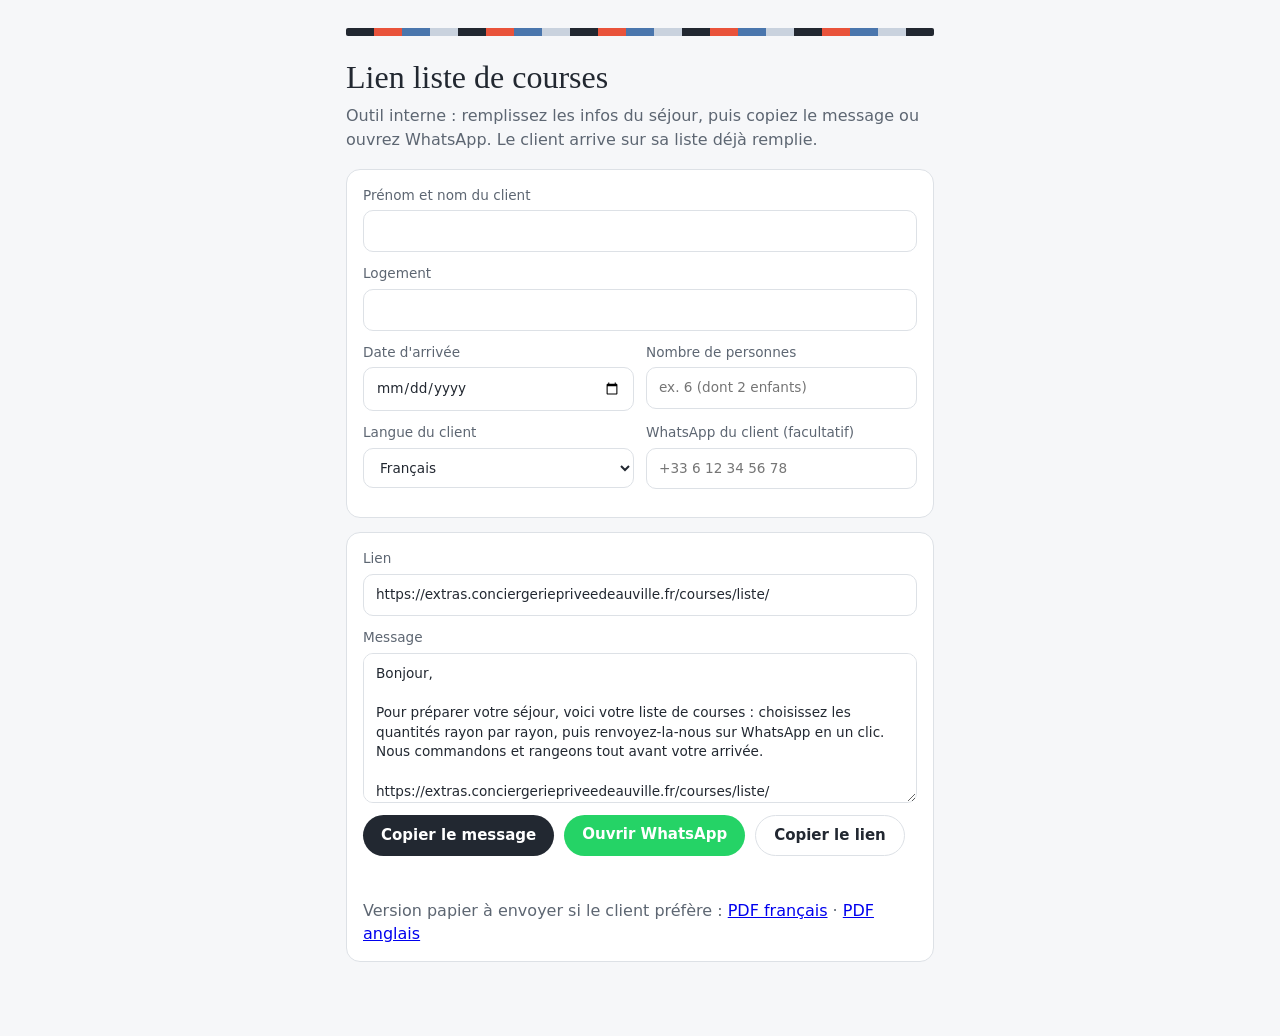
<file: courses/liste/lien/index.html>
<!doctype html>
<html lang="fr">
<head>
<meta charset="utf-8">
<meta name="viewport" content="width=device-width,initial-scale=1">
<meta name="robots" content="noindex,nofollow">
<link rel="icon" href="https://extras.conciergeriepriveedeauville.fr/favicon.ico" sizes="any">
<title>Lien liste de courses – outil concierge</title>
<style>
*{box-sizing:border-box}
html,body{margin:0;background:#f6f7f9;color:#222831;font-family:system-ui,-apple-system,"Segoe UI",Roboto,Arial,sans-serif;line-height:1.45}
main{max-width:620px;margin:0 auto;padding:28px 16px 60px}
.stripes{height:8px;border-radius:2px;background:repeating-linear-gradient(90deg,#222831 0 28px,#e9533b 28px 56px,#4a76ad 56px 84px,#c9d2de 84px 112px)}
h1{font-family:"Iowan Old Style","Palatino Linotype",Palatino,Georgia,serif;font-weight:400;font-size:2rem;margin:18px 0 4px}
p.s{color:#5d6672;margin:0 0 18px}
.card{background:#fff;border:1px solid #dde1e6;border-radius:14px;padding:16px;margin-bottom:14px}
label{display:flex;flex-direction:column;gap:5px;font-size:.85rem;color:#5d6672;margin-bottom:12px}
input,select,textarea{font:inherit;color:#222831;background:#fff;border:1px solid #dde1e6;border-radius:10px;padding:10px 12px;width:100%}
textarea{min-height:150px;resize:vertical}
.row{display:grid;grid-template-columns:1fr 1fr;gap:12px}
.btns{display:flex;gap:10px;flex-wrap:wrap}
button,a.b{border:0;border-radius:999px;padding:12px 18px;font:600 15px/1 system-ui,sans-serif;cursor:pointer;text-decoration:none;display:inline-block}
.dark{background:#222831;color:#fff}.wa{background:#25d366;color:#fff}.ghost{background:#fff;color:#222831;border:1px solid #dde1e6}
.ok{color:#2f7d4f;font-size:.85rem;min-height:1.2em}
@media(max-width:520px){.row{grid-template-columns:1fr}}
</style>
</head>
<body><main>
<div class="stripes"></div>
<h1>Lien liste de courses</h1>
<p class="s">Outil interne : remplissez les infos du séjour, puis copiez le message ou ouvrez WhatsApp. Le client arrive sur sa liste déjà remplie.</p>
<div class="card">
<label>Prénom et nom du client<input id="n" autocomplete="off"></label>
<label>Logement<input id="l" autocomplete="off"></label>
<div class="row"><label>Date d'arrivée<input id="a" type="date"></label><label>Nombre de personnes<input id="p" placeholder="ex. 6 (dont 2 enfants)"></label></div>
<div class="row"><label>Langue du client<select id="g"><option value="fr">Français</option><option value="en">Anglais</option></select></label><label>WhatsApp du client (facultatif)<input id="w" inputmode="tel" placeholder="+33 6 12 34 56 78"></label></div>
</div>
<div class="card">
<label>Lien<input id="url" readonly></label>
<label>Message<textarea id="msg"></textarea></label>
<div class="btns"><button type="button" class="dark" id="cp">Copier le message</button><a class="b wa" id="op" target="_blank" rel="noopener">Ouvrir WhatsApp</a><button type="button" class="ghost" id="cl">Copier le lien</button></div>
<p class="ok" id="ok"></p>
<p class="s" style="margin:8px 0 0">Version papier à envoyer si le client préfère : <a href="../liste-de-courses.pdf" download>PDF français</a> · <a href="../grocery-list.pdf" download>PDF anglais</a></p>
</div>
</main>
<script>
(function(){
var B="https://extras.conciergeriepriveedeauville.fr/courses/liste/",$=function(i){return document.getElementById(i)};
function first(n){return (n||"").trim().split(/\s+/)[0]||""}
function build(){var q=new URLSearchParams();["n","l","a","p"].forEach(function(k){var v=$(k).value.trim();if(v)q.set(k,v)});
 var en=$("g").value==="en";if(en)q.set("lang","en");var u=B+(q.toString()?"?"+q.toString():"");$("url").value=u;
 var f=first($("n").value),lg=$("l").value.trim();
 var m=en?("Hello"+(f?" "+f:"")+",\n\nTo prepare your stay"+(lg?" at "+lg:"")+", here is your grocery list: choose the quantities aisle by aisle, then send it back to us on WhatsApp in one tap. We will order everything and put it away before you arrive.\n\n"+u+"\n\nSee you soon,\nLola – Conciergerie Privée Deauville")
  :("Bonjour"+(f?" "+f:"")+",\n\nPour préparer votre séjour"+(lg?" à "+lg:"")+", voici votre liste de courses : choisissez les quantités rayon par rayon, puis renvoyez-la-nous sur WhatsApp en un clic. Nous commandons et rangeons tout avant votre arrivée.\n\n"+u+"\n\nÀ très bientôt,\nLola – Conciergerie Privée Deauville");
 $("msg").value=m;var w=$("w").value.replace(/[^0-9+]/g,"");if(w.indexOf("+")===0)w=w.slice(1);else if(w.indexOf("0")===0)w="33"+w.slice(1);
 $("op").href="https://wa.me/"+(w||"")+"?text="+encodeURIComponent(m)}
["n","l","a","p","g","w"].forEach(function(k){$(k).addEventListener("input",build);$(k).addEventListener("change",build)});
function copy(t,msg){(navigator.clipboard?navigator.clipboard.writeText(t):Promise.reject()).then(function(){$("ok").textContent=msg},function(){var x=$("msg");x.select();document.execCommand("copy");$("ok").textContent=msg})}
$("cp").onclick=function(){copy($("msg").value,"Message copié.")};$("cl").onclick=function(){copy($("url").value,"Lien copié.")};
build();
})();
</script>
</body></html>
</file>
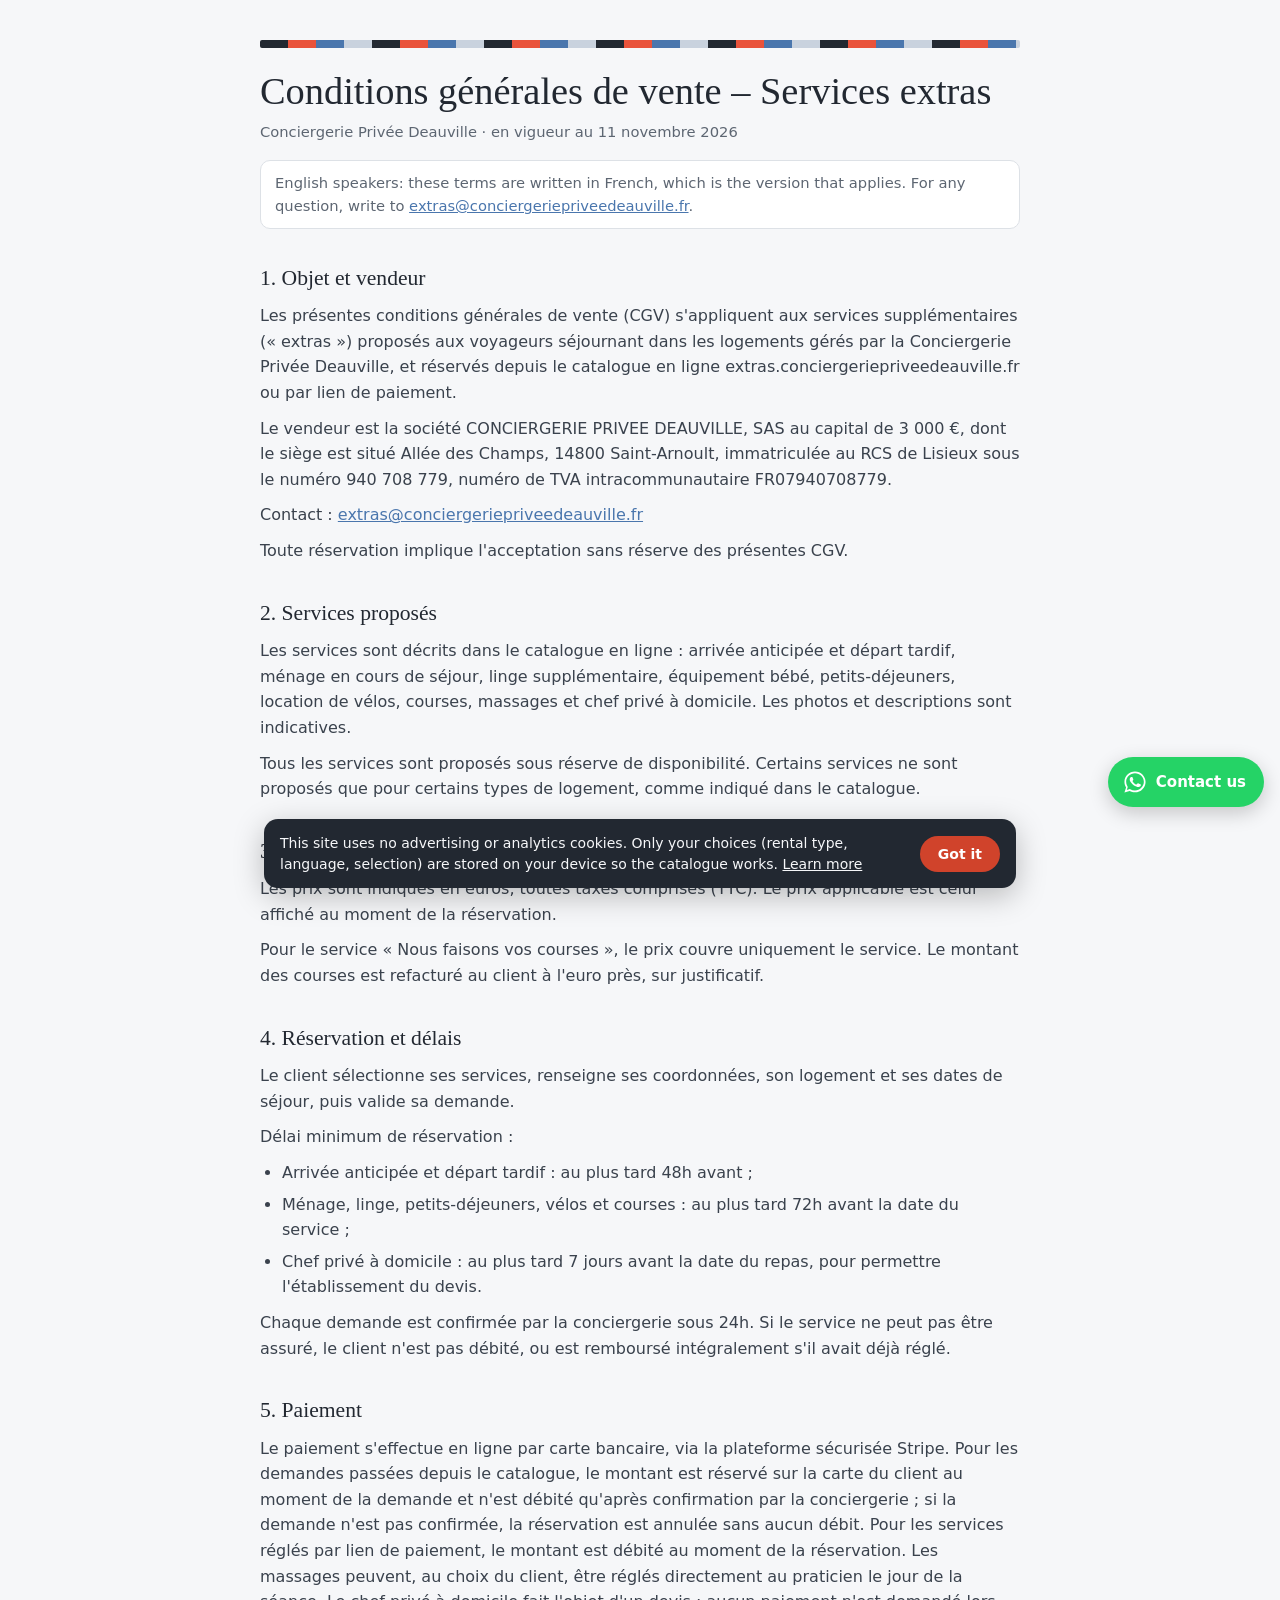
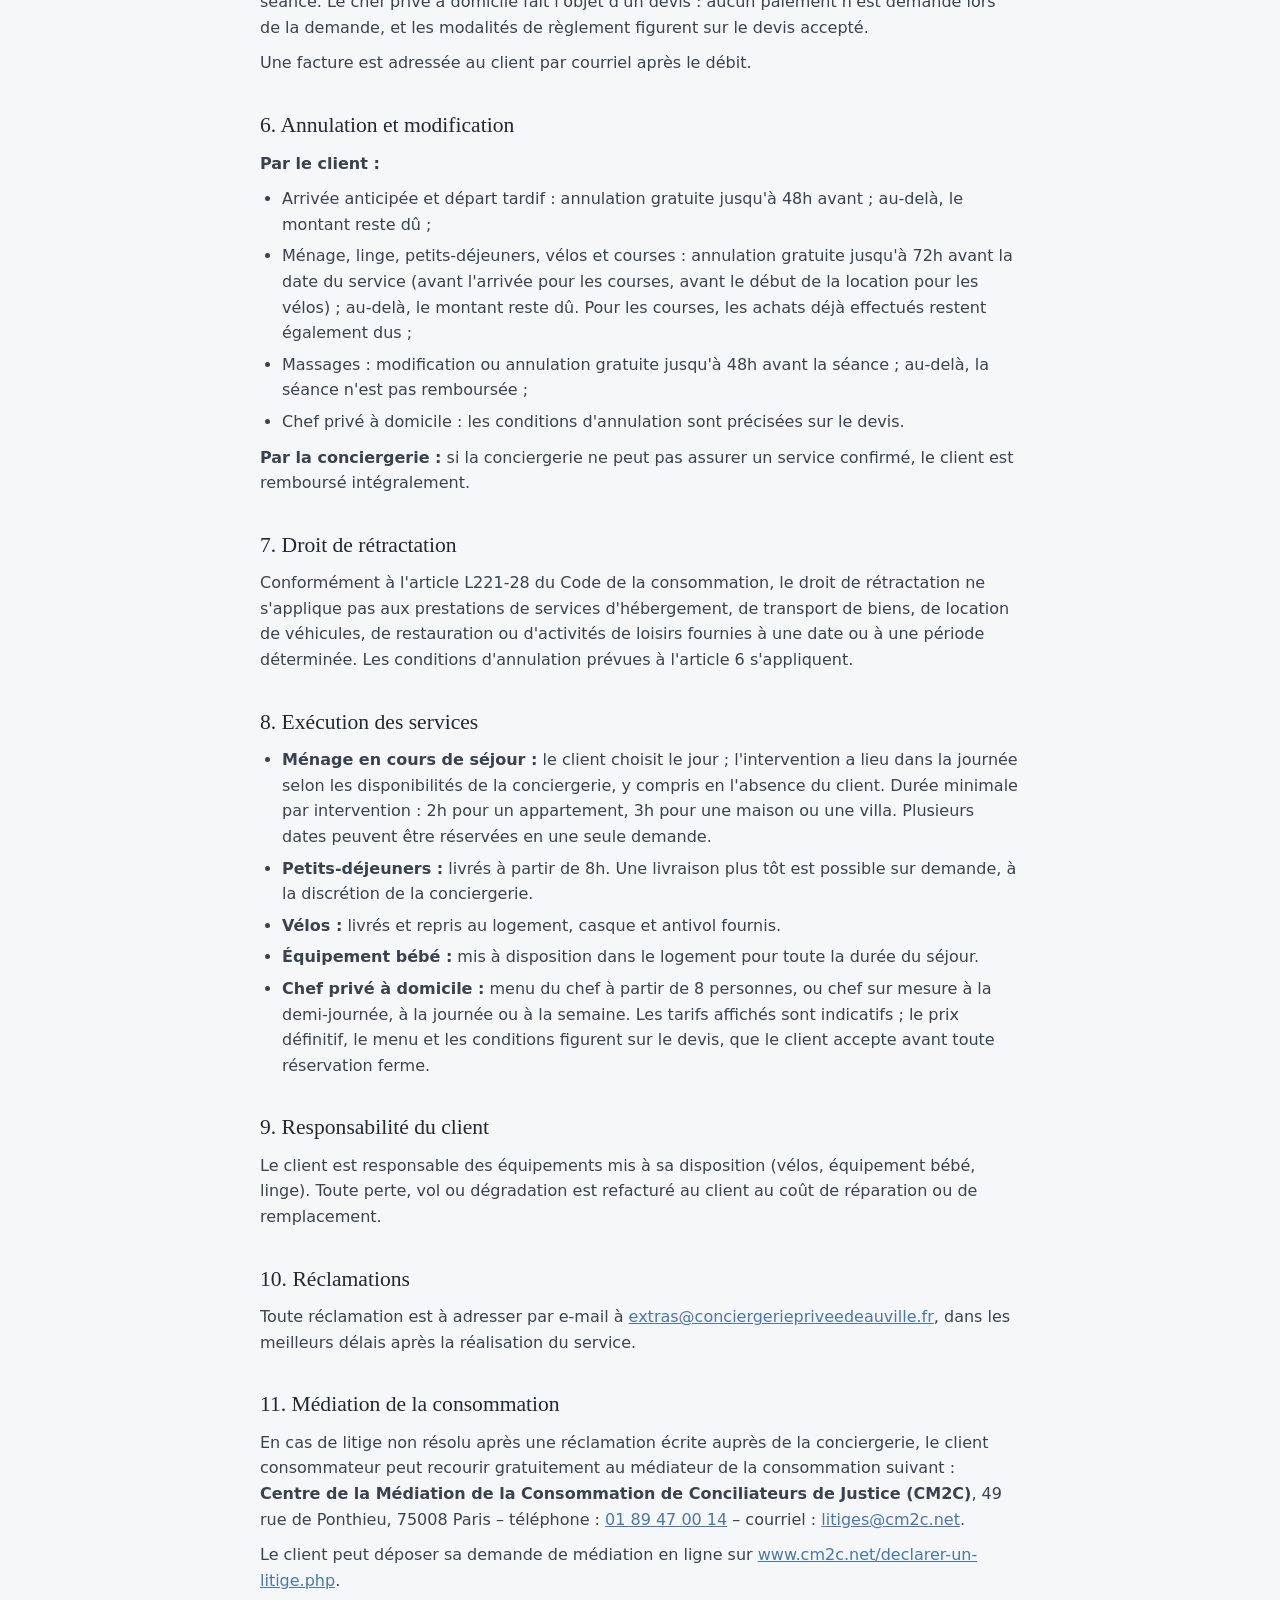
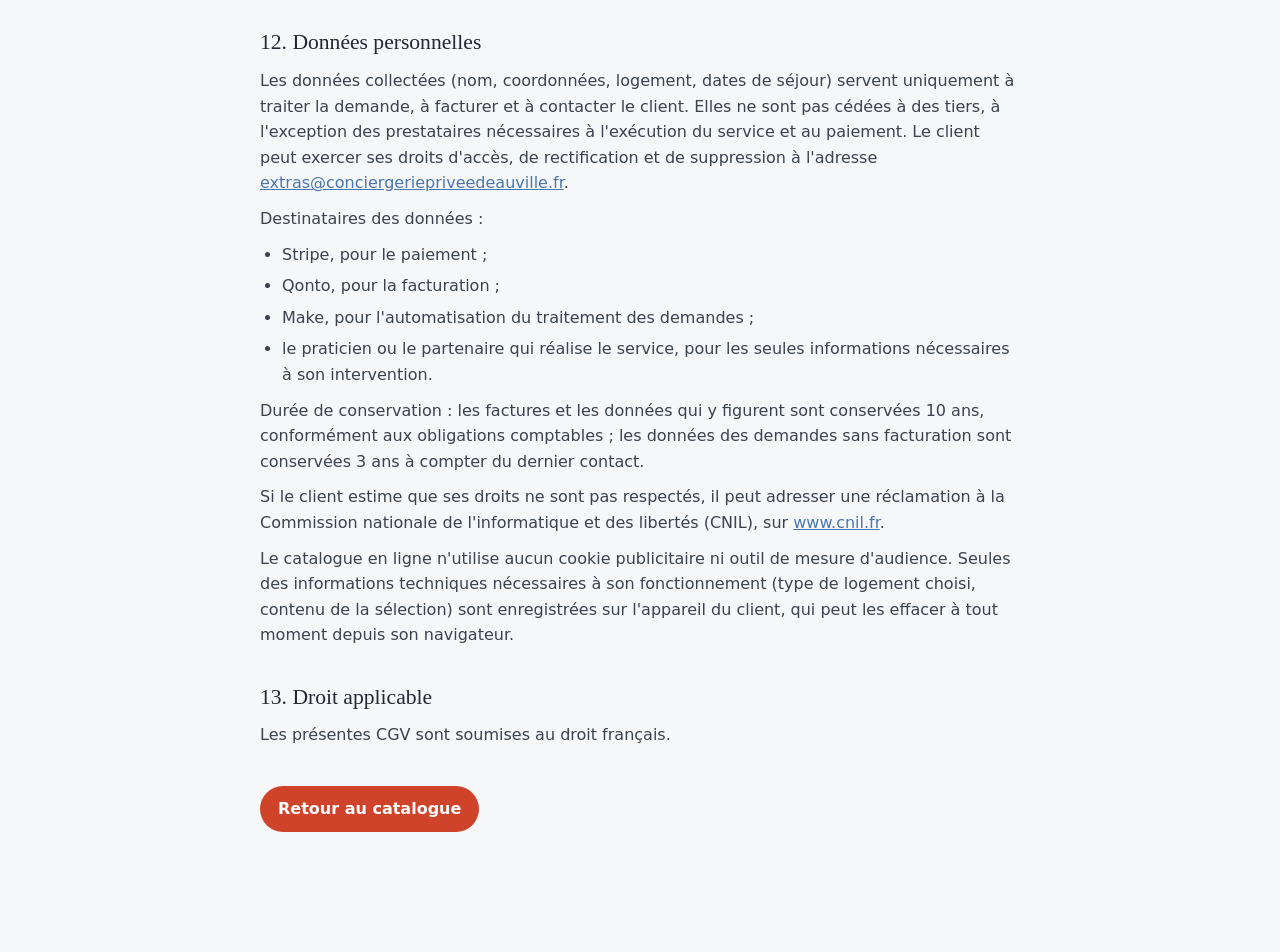
<file: cgv.html>
<!doctype html>
<html lang="fr">
<head>
<meta charset="utf-8">
<meta name="viewport" content="width=device-width,initial-scale=1">
<link rel="icon" href="https://extras.conciergeriepriveedeauville.fr/favicon.ico" sizes="any">
<link rel="icon" type="image/png" sizes="32x32" href="https://extras.conciergeriepriveedeauville.fr/favicon-32.png">
<link rel="apple-touch-icon" href="https://extras.conciergeriepriveedeauville.fr/apple-touch-icon.png">
<title>CGV – Services extras – Conciergerie Privée Deauville</title>
<meta name="description" content="Conditions générales de vente des services extras proposés aux voyageurs par la Conciergerie Privée Deauville.">
<style>
html,body{margin:0;background:#f6f7f9;color:#222831;font-family:system-ui,-apple-system,"Segoe UI",Roboto,"Helvetica Neue",Arial,sans-serif;line-height:1.6}
main{max-width:760px;margin:0 auto;padding:40px 16px 120px}
.stripes{height:8px;border-radius:2px;background:repeating-linear-gradient(90deg,#222831 0 28px,#e9533b 28px 56px,#4a76ad 56px 84px,#c9d2de 84px 112px)}
h1{font-family:"Iowan Old Style","Palatino Linotype",Palatino,Georgia,serif;font-weight:400;font-size:clamp(1.8rem,5.5vw,2.4rem);line-height:1.2;margin:20px 0 6px}
h2{font-family:"Iowan Old Style","Palatino Linotype",Palatino,Georgia,serif;font-weight:400;font-size:1.35rem;margin:32px 0 8px;scroll-margin-top:16px}
p,li{color:#3a424d} p{margin:0 0 10px} ul{margin:0 0 10px;padding-left:22px} li{margin-bottom:6px}
a{color:#4a76ad}
.meta{color:#5d6672;font-size:.92rem}
.en-note{background:#fff;border:1px solid #dde1e6;border-radius:10px;padding:10px 14px;font-size:.92rem;color:#5d6672;margin:16px 0 0}
.back{display:inline-block;margin-top:28px;text-decoration:none;background:#d0432b;color:#fff;padding:10px 18px;border-radius:999px;font-weight:600}
</style>
</head>
<body>
<main>
<div class="stripes" aria-hidden="true"></div>
<h1>Conditions générales de vente – Services extras</h1>
<p class="meta">Conciergerie Privée Deauville · en vigueur au 11 novembre 2026</p>
<p class="en-note" lang="en">English speakers: these terms are written in French, which is the version that applies. For any question, write to <a href="mailto:extras@conciergeriepriveedeauville.fr">extras@conciergeriepriveedeauville.fr</a>.</p>

<h2 id="objet">1. Objet et vendeur</h2>
<p>Les présentes conditions générales de vente (CGV) s'appliquent aux services supplémentaires (« extras ») proposés aux voyageurs séjournant dans les logements gérés par la Conciergerie Privée Deauville, et réservés depuis le catalogue en ligne extras.conciergeriepriveedeauville.fr ou par lien de paiement.</p>
<p>Le vendeur est la société CONCIERGERIE PRIVEE DEAUVILLE, SAS au capital de 3 000 €, dont le siège est situé Allée des Champs, 14800 Saint-Arnoult, immatriculée au RCS de Lisieux sous le numéro 940 708 779, numéro de TVA intracommunautaire FR07940708779.</p>
<p>Contact : <a href="mailto:extras@conciergeriepriveedeauville.fr">extras@conciergeriepriveedeauville.fr</a></p>
<p>Toute réservation implique l'acceptation sans réserve des présentes CGV.</p>

<h2 id="services">2. Services proposés</h2>
<p>Les services sont décrits dans le catalogue en ligne : arrivée anticipée et départ tardif, ménage en cours de séjour, linge supplémentaire, équipement bébé, petits-déjeuners, location de vélos, courses, massages et chef privé à domicile. Les photos et descriptions sont indicatives.</p>
<p>Tous les services sont proposés sous réserve de disponibilité. Certains services ne sont proposés que pour certains types de logement, comme indiqué dans le catalogue.</p>

<h2 id="prix">3. Prix</h2>
<p>Les prix sont indiqués en euros, toutes taxes comprises (TTC). Le prix applicable est celui affiché au moment de la réservation.</p>
<p>Pour le service « Nous faisons vos courses », le prix couvre uniquement le service. Le montant des courses est refacturé au client à l'euro près, sur justificatif.</p>

<h2 id="reservation">4. Réservation et délais</h2>
<p>Le client sélectionne ses services, renseigne ses coordonnées, son logement et ses dates de séjour, puis valide sa demande.</p>
<p>Délai minimum de réservation :</p>
<ul>
<li>Arrivée anticipée et départ tardif : au plus tard 48h avant ;</li>
<li>Ménage, linge, petits-déjeuners, vélos et courses : au plus tard 72h avant la date du service ;</li>
<li>Chef privé à domicile : au plus tard 7 jours avant la date du repas, pour permettre l'établissement du devis.</li>
</ul>
<p>Chaque demande est confirmée par la conciergerie sous 24h. Si le service ne peut pas être assuré, le client n'est pas débité, ou est remboursé intégralement s'il avait déjà réglé.</p>

<h2 id="paiement">5. Paiement</h2>
<p>Le paiement s'effectue en ligne par carte bancaire, via la plateforme sécurisée Stripe. Pour les demandes passées depuis le catalogue, le montant est réservé sur la carte du client au moment de la demande et n'est débité qu'après confirmation par la conciergerie ; si la demande n'est pas confirmée, la réservation est annulée sans aucun débit. Pour les services réglés par lien de paiement, le montant est débité au moment de la réservation. Les massages peuvent, au choix du client, être réglés directement au praticien le jour de la séance. Le chef privé à domicile fait l'objet d'un devis : aucun paiement n'est demandé lors de la demande, et les modalités de règlement figurent sur le devis accepté.</p>
<p>Une facture est adressée au client par courriel après le débit.</p>

<h2 id="annulation">6. Annulation et modification</h2>
<p><strong>Par le client :</strong></p>
<ul>
<li>Arrivée anticipée et départ tardif : annulation gratuite jusqu'à 48h avant ; au-delà, le montant reste dû ;</li>
<li>Ménage, linge, petits-déjeuners, vélos et courses : annulation gratuite jusqu'à 72h avant la date du service (avant l'arrivée pour les courses, avant le début de la location pour les vélos) ; au-delà, le montant reste dû. Pour les courses, les achats déjà effectués restent également dus ;</li>
<li>Massages : modification ou annulation gratuite jusqu'à 48h avant la séance ; au-delà, la séance n'est pas remboursée ;</li>
<li>Chef privé à domicile : les conditions d'annulation sont précisées sur le devis.</li>
</ul>
<p><strong>Par la conciergerie :</strong> si la conciergerie ne peut pas assurer un service confirmé, le client est remboursé intégralement.</p>

<h2 id="retractation">7. Droit de rétractation</h2>
<p>Conformément à l'article L221-28 du Code de la consommation, le droit de rétractation ne s'applique pas aux prestations de services d'hébergement, de transport de biens, de location de véhicules, de restauration ou d'activités de loisirs fournies à une date ou à une période déterminée. Les conditions d'annulation prévues à l'article 6 s'appliquent.</p>

<h2 id="execution">8. Exécution des services</h2>
<ul>
<li><strong>Ménage en cours de séjour :</strong> le client choisit le jour ; l'intervention a lieu dans la journée selon les disponibilités de la conciergerie, y compris en l'absence du client. Durée minimale par intervention : 2h pour un appartement, 3h pour une maison ou une villa. Plusieurs dates peuvent être réservées en une seule demande.</li>
<li><strong>Petits-déjeuners :</strong> livrés à partir de 8h. Une livraison plus tôt est possible sur demande, à la discrétion de la conciergerie.</li>
<li><strong>Vélos :</strong> livrés et repris au logement, casque et antivol fournis.</li>
<li><strong>Équipement bébé :</strong> mis à disposition dans le logement pour toute la durée du séjour.</li>
<li><strong>Chef privé à domicile :</strong> menu du chef à partir de 8 personnes, ou chef sur mesure à la demi-journée, à la journée ou à la semaine. Les tarifs affichés sont indicatifs ; le prix définitif, le menu et les conditions figurent sur le devis, que le client accepte avant toute réservation ferme.</li>
</ul>

<h2 id="responsabilite">9. Responsabilité du client</h2>
<p>Le client est responsable des équipements mis à sa disposition (vélos, équipement bébé, linge). Toute perte, vol ou dégradation est refacturé au client au coût de réparation ou de remplacement.</p>

<h2 id="reclamations">10. Réclamations</h2>
<p>Toute réclamation est à adresser par e-mail à <a href="mailto:extras@conciergeriepriveedeauville.fr">extras@conciergeriepriveedeauville.fr</a>, dans les meilleurs délais après la réalisation du service.</p>

<h2 id="mediation">11. Médiation de la consommation</h2>
<p>En cas de litige non résolu après une réclamation écrite auprès de la conciergerie, le client consommateur peut recourir gratuitement au médiateur de la consommation suivant : <strong>Centre de la Médiation de la Consommation de Conciliateurs de Justice (CM2C)</strong>, 49 rue de Ponthieu, 75008 Paris – téléphone : <a href="tel:+33189470014">01 89 47 00 14</a> – courriel : <a href="mailto:litiges@cm2c.net">litiges@cm2c.net</a>.</p>
<p>Le client peut déposer sa demande de médiation en ligne sur <a href="https://www.cm2c.net/declarer-un-litige.php" target="_blank" rel="noopener">www.cm2c.net/declarer-un-litige.php</a>.</p>

<h2 id="donnees">12. Données personnelles</h2>
<p>Les données collectées (nom, coordonnées, logement, dates de séjour) servent uniquement à traiter la demande, à facturer et à contacter le client. Elles ne sont pas cédées à des tiers, à l'exception des prestataires nécessaires à l'exécution du service et au paiement. Le client peut exercer ses droits d'accès, de rectification et de suppression à l'adresse <a href="mailto:extras@conciergeriepriveedeauville.fr">extras@conciergeriepriveedeauville.fr</a>.</p>
<p>Destinataires des données :</p>
<ul>
<li>Stripe, pour le paiement ;</li>
<li>Qonto, pour la facturation ;</li>
<li>Make, pour l'automatisation du traitement des demandes ;</li>
<li>le praticien ou le partenaire qui réalise le service, pour les seules informations nécessaires à son intervention.</li>
</ul>
<p>Durée de conservation : les factures et les données qui y figurent sont conservées 10 ans, conformément aux obligations comptables ; les données des demandes sans facturation sont conservées 3 ans à compter du dernier contact.</p>
<p>Si le client estime que ses droits ne sont pas respectés, il peut adresser une réclamation à la Commission nationale de l'informatique et des libertés (CNIL), sur <a href="https://www.cnil.fr" target="_blank" rel="noopener">www.cnil.fr</a>.</p>
<p>Le catalogue en ligne n'utilise aucun cookie publicitaire ni outil de mesure d'audience. Seules des informations techniques nécessaires à son fonctionnement (type de logement choisi, contenu de la sélection) sont enregistrées sur l'appareil du client, qui peut les effacer à tout moment depuis son navigateur.</p>

<h2 id="droit">13. Droit applicable</h2>
<p>Les présentes CGV sont soumises au droit français.</p>

<a class="back" href="https://extras.conciergeriepriveedeauville.fr/">Retour au catalogue</a>
</main>
<a id="cpd-wa" class="cpd-wa" href="https://wa.me/33659317272" target="_blank" rel="noopener" aria-label="WhatsApp" hidden><svg viewBox="0 0 32 32" width="26" height="26" aria-hidden="true" focusable="false"><path fill="currentColor" d="M16 3C8.8 3 3 8.7 3 15.8c0 2.5.7 4.9 2 7L3 29l6.4-2c2 1.1 4.3 1.7 6.6 1.7 7.2 0 13-5.7 13-12.8S23.2 3 16 3zm0 23.4c-2.1 0-4.1-.6-5.9-1.6l-.4-.3-3.8 1.2 1.2-3.7-.3-.4a10.5 10.5 0 0 1-1.7-5.8C5.1 9.9 10 5.2 16 5.2s10.9 4.7 10.9 10.6S22 26.4 16 26.4zm6-7.9c-.3-.2-1.9-.9-2.2-1-.3-.1-.5-.2-.7.2-.2.3-.8 1-1 1.2-.2.2-.4.2-.7.1-.3-.2-1.4-.5-2.6-1.6-1-.9-1.6-1.9-1.8-2.2-.2-.3 0-.5.1-.7l.5-.6c.2-.2.2-.4.3-.6.1-.2 0-.4 0-.6l-1-2.4c-.3-.6-.5-.5-.7-.5h-.6c-.2 0-.6.1-.9.4-.3.3-1.2 1.1-1.2 2.7s1.2 3.2 1.4 3.4c.2.2 2.4 3.6 5.8 5 .8.3 1.4.5 1.9.7.8.3 1.6.2 2.2.1.7-.1 1.9-.8 2.2-1.5.3-.7.3-1.4.2-1.5-.1-.2-.3-.3-.7-.4z"/></svg><span data-l="fr">Nous contacter</span><span data-l="en">Contact us</span></a>
<style>
.cpd-wa{position:fixed;right:16px;bottom:16px;z-index:70;display:inline-flex;align-items:center;gap:8px;background:#25d366;color:#fff;text-decoration:none;border-radius:999px;padding:12px 18px 12px 14px;font:600 15px/1 system-ui,-apple-system,"Segoe UI",Roboto,Arial,sans-serif;box-shadow:0 6px 20px rgba(0,0,0,.2);transition:bottom .2s}
.cpd-wa[hidden]{display:none}
.cpd-wa:hover{background:#1ebe5b}
.cpd-wa [data-l="en"]{display:none}
.cpd-wa.en [data-l="en"]{display:inline}.cpd-wa.en [data-l="fr"]{display:none}
@media (max-width:560px){.cpd-wa{padding:12px}.cpd-wa span{display:none!important}}
</style>
<script>
(function(){if(window.parent!==window)return;var w=document.getElementById("cpd-wa");if(!w)return;w.hidden=false;
var fr="Bonjour, je séjourne dans l'un de vos logements et j'ai une question sur vos services.",en='Hello, I am staying in one of your rentals and I have a question about your services.';
function upd(){var r=document.getElementById("cpd"),isEn=r?r.classList.contains("is-en"):((navigator.language||"fr").slice(0,2)!=="fr");
w.classList.toggle("en",isEn);w.href="https://wa.me/33659317272?text="+encodeURIComponent(isEn?en:fr);
var off=16,bar=document.querySelector(".cart-bar"),ck=document.getElementById("cpd-ck");
if(bar&&!bar.hidden&&bar.offsetHeight)off=Math.max(off,bar.offsetHeight+12);
if(ck&&!ck.hidden&&ck.offsetHeight)off=Math.max(off,ck.offsetHeight+24);
w.style.bottom=off+"px"}
upd();setInterval(upd,600);})();
</script>
<div id="cpd-ck" class="cpd-ck" role="region" aria-label="Cookies" hidden>
<p><span data-l="fr">Ce site n'utilise ni cookies publicitaires ni mesure d'audience. Seuls vos choix (type de logement, langue, sélection) sont enregistrés sur votre appareil pour le bon fonctionnement du catalogue. <a href="https://extras.conciergeriepriveedeauville.fr/cgv.html#donnees">En savoir plus</a></span><span data-l="en">This site uses no advertising or analytics cookies. Only your choices (rental type, language, selection) are stored on your device so the catalogue works. <a href="https://extras.conciergeriepriveedeauville.fr/cgv.html#donnees">Learn more</a></span></p>
<button type="button" id="cpd-ck-ok"><span data-l="fr">J'ai compris</span><span data-l="en">Got it</span></button>
</div>
<style>
.cpd-ck{position:fixed;left:12px;right:12px;bottom:12px;z-index:80;max-width:720px;margin:0 auto;background:#222831;color:#f6f7f9;border-radius:14px;padding:14px 16px;display:flex;gap:14px;align-items:center;box-shadow:0 8px 30px rgba(0,0,0,.25);font:14px/1.45 system-ui,-apple-system,"Segoe UI",Roboto,"Helvetica Neue",Arial,sans-serif}
.cpd-ck[hidden]{display:none}
.cpd-ck p{margin:0;flex:1;color:#f6f7f9;font-size:14px}
.cpd-ck a{color:#f6f7f9;text-decoration:underline}
.cpd-ck button{flex:none;border:0;border-radius:999px;background:#d0432b;color:#fff;font:600 14px/1 system-ui,-apple-system,"Segoe UI",Roboto,Arial,sans-serif;padding:11px 18px;cursor:pointer}
.cpd-ck [data-l="en"]{display:none}
.cpd-ck.en [data-l="en"]{display:inline}.cpd-ck.en [data-l="fr"]{display:none}
@media (max-width:560px){.cpd-ck{flex-direction:column;align-items:stretch}.cpd-ck button{width:100%}}
</style>
<script>
(function(){if(window.parent!==window)return;var b=document.getElementById("cpd-ck");if(!b)return;
var seen=null;try{seen=localStorage.getItem("cpd-cookies")}catch(e){}if(seen)return;
function lang(){var l=null;try{l=localStorage.getItem("cpd-lang")}catch(e){}if(!l)l=((navigator.language||"fr").slice(0,2)==="fr")?"fr":"en";var c=document.getElementById("cpd");if(c)l=c.classList.contains("is-en")?"en":"fr";b.classList.toggle("en",l==="en")}
lang();document.addEventListener("click",function(e){if(e.target.closest&&e.target.closest("#cpd-fr,#cpd-en"))setTimeout(lang,0)});
b.hidden=false;
document.getElementById("cpd-ck-ok").addEventListener("click",function(){b.hidden=true;try{localStorage.setItem("cpd-cookies","1")}catch(e){}})})();
</script>
</body>
</html>
</file>
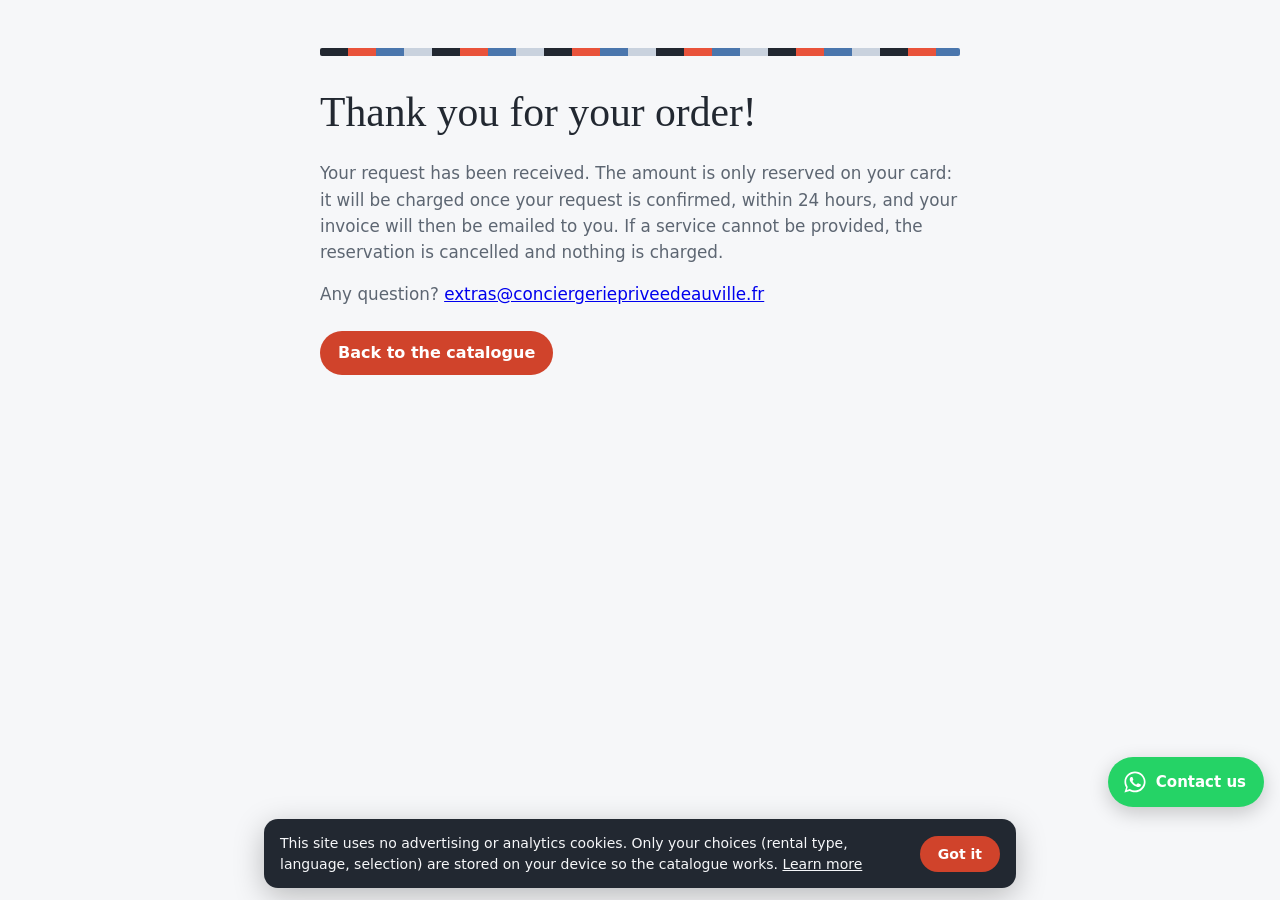
<file: merci.html>
<!doctype html>
<html lang="fr">
<head>
<meta charset="utf-8">
<meta name="viewport" content="width=device-width,initial-scale=1">
<link rel="icon" href="https://extras.conciergeriepriveedeauville.fr/favicon.ico" sizes="any">
<link rel="icon" type="image/png" sizes="32x32" href="https://extras.conciergeriepriveedeauville.fr/favicon-32.png">
<link rel="apple-touch-icon" href="https://extras.conciergeriepriveedeauville.fr/apple-touch-icon.png">
<title>Merci – Conciergerie Privée Deauville</title>
<meta name="robots" content="noindex">
<style>
html,body{margin:0;background:#f6f7f9;color:#222831;font-family:system-ui,-apple-system,"Segoe UI",Roboto,"Helvetica Neue",Arial,sans-serif;line-height:1.55}
main{max-width:640px;margin:0 auto;padding:48px 16px;display:flex;flex-direction:column;gap:16px}
.stripes{height:8px;border-radius:2px;background:repeating-linear-gradient(90deg,#222831 0 28px,#e9533b 28px 56px,#4a76ad 56px 84px,#c9d2de 84px 112px)}
h1{font-family:"Iowan Old Style","Palatino Linotype",Palatino,Georgia,serif;font-weight:400;font-size:clamp(2rem,6vw,2.6rem);margin:8px 0 0}
p{margin:0;color:#5d6672;font-size:1.05rem}
a.btn{align-self:flex-start;margin-top:8px;text-decoration:none;background:#d0432b;color:#fff;padding:10px 18px;border-radius:999px;font-weight:600}
[lang="en"]{display:none}.en [lang="en"]{display:block}.en [lang="fr"]{display:none}
</style>
</head>
<body>
<main id="m">
<div class="stripes" aria-hidden="true"></div>
<h1><span lang="fr">Merci pour votre commande !</span><span lang="en">Thank you for your order!</span></h1>
<p lang="fr">Votre demande est bien enregistrée. Le montant est seulement réservé sur votre carte : il sera débité une fois votre demande confirmée, sous 24h, et votre facture vous sera alors envoyée par e-mail. Si une prestation ne peut pas être assurée, la réservation est annulée et rien n'est débité.</p>
<p lang="en">Your request has been received. The amount is only reserved on your card: it will be charged once your request is confirmed, within 24 hours, and your invoice will then be emailed to you. If a service cannot be provided, the reservation is cancelled and nothing is charged.</p>
<p lang="fr">Une question ? <a href="mailto:extras@conciergeriepriveedeauville.fr">extras@conciergeriepriveedeauville.fr</a></p>
<p lang="en">Any question? <a href="mailto:extras@conciergeriepriveedeauville.fr">extras@conciergeriepriveedeauville.fr</a></p>
<a class="btn" href="https://extras.conciergeriepriveedeauville.fr/"><span lang="fr">Retour au catalogue</span><span lang="en">Back to the catalogue</span></a>
</main>
<script>
(function(){var l=null;try{l=localStorage.getItem("cpd-lang")}catch(e){}if(!l)l=((navigator.language||"fr").slice(0,2)==="fr")?"fr":"en";if(l==="en")document.getElementById("m").classList.add("en");try{sessionStorage.removeItem("cpd-cart")}catch(e){}})();
</script>
<a id="cpd-wa" class="cpd-wa" href="https://wa.me/33659317272" target="_blank" rel="noopener" aria-label="WhatsApp" hidden><svg viewBox="0 0 32 32" width="26" height="26" aria-hidden="true" focusable="false"><path fill="currentColor" d="M16 3C8.8 3 3 8.7 3 15.8c0 2.5.7 4.9 2 7L3 29l6.4-2c2 1.1 4.3 1.7 6.6 1.7 7.2 0 13-5.7 13-12.8S23.2 3 16 3zm0 23.4c-2.1 0-4.1-.6-5.9-1.6l-.4-.3-3.8 1.2 1.2-3.7-.3-.4a10.5 10.5 0 0 1-1.7-5.8C5.1 9.9 10 5.2 16 5.2s10.9 4.7 10.9 10.6S22 26.4 16 26.4zm6-7.9c-.3-.2-1.9-.9-2.2-1-.3-.1-.5-.2-.7.2-.2.3-.8 1-1 1.2-.2.2-.4.2-.7.1-.3-.2-1.4-.5-2.6-1.6-1-.9-1.6-1.9-1.8-2.2-.2-.3 0-.5.1-.7l.5-.6c.2-.2.2-.4.3-.6.1-.2 0-.4 0-.6l-1-2.4c-.3-.6-.5-.5-.7-.5h-.6c-.2 0-.6.1-.9.4-.3.3-1.2 1.1-1.2 2.7s1.2 3.2 1.4 3.4c.2.2 2.4 3.6 5.8 5 .8.3 1.4.5 1.9.7.8.3 1.6.2 2.2.1.7-.1 1.9-.8 2.2-1.5.3-.7.3-1.4.2-1.5-.1-.2-.3-.3-.7-.4z"/></svg><span data-l="fr">Nous contacter</span><span data-l="en">Contact us</span></a>
<style>
.cpd-wa{position:fixed;right:16px;bottom:16px;z-index:70;display:inline-flex;align-items:center;gap:8px;background:#25d366;color:#fff;text-decoration:none;border-radius:999px;padding:12px 18px 12px 14px;font:600 15px/1 system-ui,-apple-system,"Segoe UI",Roboto,Arial,sans-serif;box-shadow:0 6px 20px rgba(0,0,0,.2);transition:bottom .2s}
.cpd-wa[hidden]{display:none}
.cpd-wa:hover{background:#1ebe5b}
.cpd-wa [data-l="en"]{display:none}
.cpd-wa.en [data-l="en"]{display:inline}.cpd-wa.en [data-l="fr"]{display:none}
@media (max-width:560px){.cpd-wa{padding:12px}.cpd-wa span{display:none!important}}
</style>
<script>
(function(){if(window.parent!==window)return;var w=document.getElementById("cpd-wa");if(!w)return;w.hidden=false;
var fr="Bonjour, je séjourne dans l'un de vos logements et j'ai une question sur vos services.",en='Hello, I am staying in one of your rentals and I have a question about your services.';
function upd(){var r=document.getElementById("cpd"),isEn=r?r.classList.contains("is-en"):((navigator.language||"fr").slice(0,2)!=="fr");
w.classList.toggle("en",isEn);w.href="https://wa.me/33659317272?text="+encodeURIComponent(isEn?en:fr);
var off=16,bar=document.querySelector(".cart-bar"),ck=document.getElementById("cpd-ck");
if(bar&&!bar.hidden&&bar.offsetHeight)off=Math.max(off,bar.offsetHeight+12);
if(ck&&!ck.hidden&&ck.offsetHeight)off=Math.max(off,ck.offsetHeight+24);
w.style.bottom=off+"px"}
upd();setInterval(upd,600);})();
</script>
<div id="cpd-ck" class="cpd-ck" role="region" aria-label="Cookies" hidden>
<p><span data-l="fr">Ce site n'utilise ni cookies publicitaires ni mesure d'audience. Seuls vos choix (type de logement, langue, sélection) sont enregistrés sur votre appareil pour le bon fonctionnement du catalogue. <a href="https://extras.conciergeriepriveedeauville.fr/cgv.html#donnees">En savoir plus</a></span><span data-l="en">This site uses no advertising or analytics cookies. Only your choices (rental type, language, selection) are stored on your device so the catalogue works. <a href="https://extras.conciergeriepriveedeauville.fr/cgv.html#donnees">Learn more</a></span></p>
<button type="button" id="cpd-ck-ok"><span data-l="fr">J'ai compris</span><span data-l="en">Got it</span></button>
</div>
<style>
.cpd-ck{position:fixed;left:12px;right:12px;bottom:12px;z-index:80;max-width:720px;margin:0 auto;background:#222831;color:#f6f7f9;border-radius:14px;padding:14px 16px;display:flex;gap:14px;align-items:center;box-shadow:0 8px 30px rgba(0,0,0,.25);font:14px/1.45 system-ui,-apple-system,"Segoe UI",Roboto,"Helvetica Neue",Arial,sans-serif}
.cpd-ck[hidden]{display:none}
.cpd-ck p{margin:0;flex:1;color:#f6f7f9;font-size:14px}
.cpd-ck a{color:#f6f7f9;text-decoration:underline}
.cpd-ck button{flex:none;border:0;border-radius:999px;background:#d0432b;color:#fff;font:600 14px/1 system-ui,-apple-system,"Segoe UI",Roboto,Arial,sans-serif;padding:11px 18px;cursor:pointer}
.cpd-ck [data-l="en"]{display:none}
.cpd-ck.en [data-l="en"]{display:inline}.cpd-ck.en [data-l="fr"]{display:none}
@media (max-width:560px){.cpd-ck{flex-direction:column;align-items:stretch}.cpd-ck button{width:100%}}
</style>
<script>
(function(){if(window.parent!==window)return;var b=document.getElementById("cpd-ck");if(!b)return;
var seen=null;try{seen=localStorage.getItem("cpd-cookies")}catch(e){}if(seen)return;
function lang(){var l=null;try{l=localStorage.getItem("cpd-lang")}catch(e){}if(!l)l=((navigator.language||"fr").slice(0,2)==="fr")?"fr":"en";var c=document.getElementById("cpd");if(c)l=c.classList.contains("is-en")?"en":"fr";b.classList.toggle("en",l==="en")}
lang();document.addEventListener("click",function(e){if(e.target.closest&&e.target.closest("#cpd-fr,#cpd-en"))setTimeout(lang,0)});
b.hidden=false;
document.getElementById("cpd-ck-ok").addEventListener("click",function(){b.hidden=true;try{localStorage.setItem("cpd-cookies","1")}catch(e){}})})();
</script>
</body>
</html>
</file>
